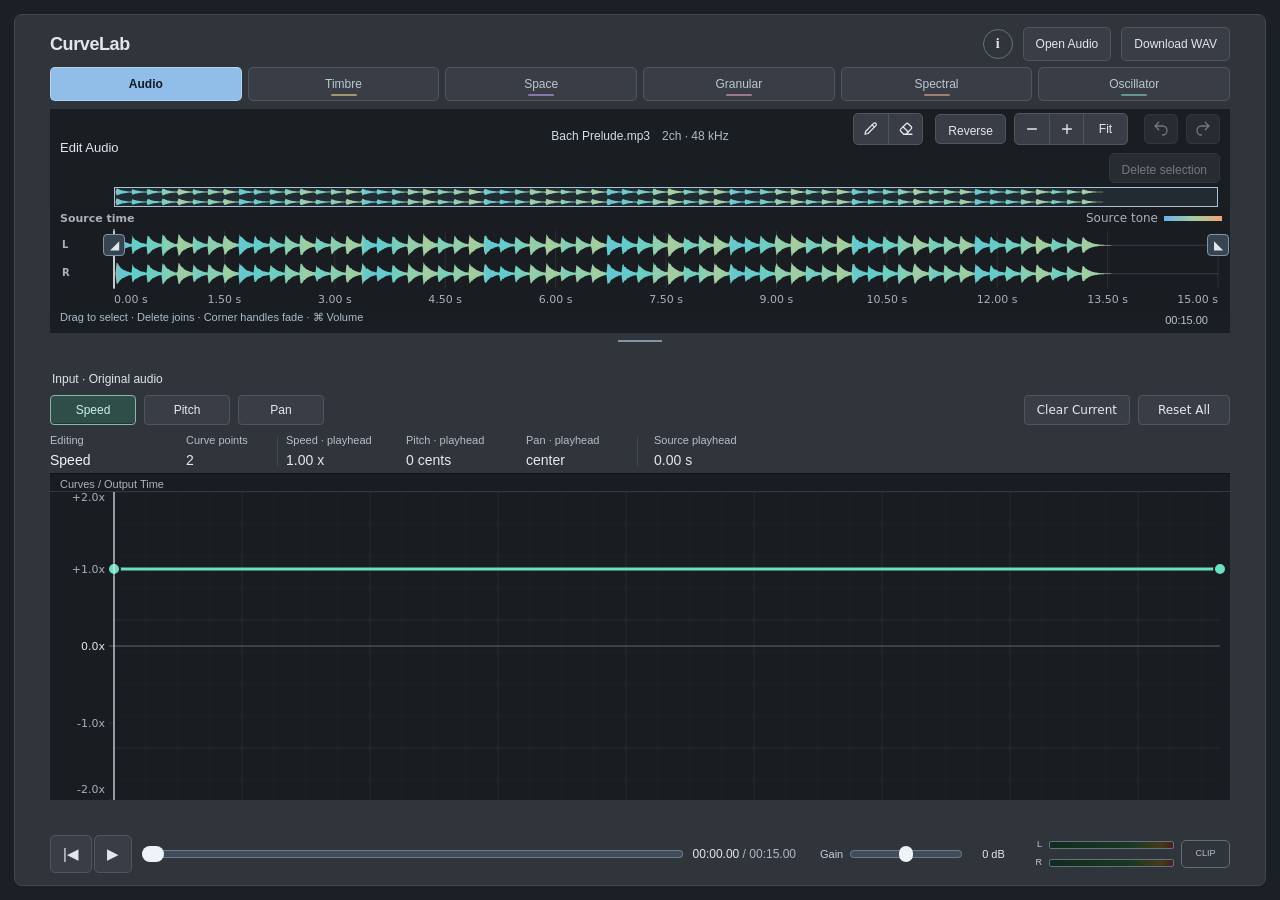
<file: index.html>
<!doctype html><html lang="en"><head><meta charset="utf-8"><meta name="viewport" content="width=device-width,initial-scale=1"><title>CurveLab · Prototype</title><link rel="stylesheet" href="src/style.css?v=curvelab-source-reverse1"></head><body><main>
<div id="workspace-scroll"><div id="workspace-content">
<header><div><h1>CurveLab</h1></div><div class="actions"><button id="hub-info-button" class="info-button" aria-haspopup="dialog" aria-controls="hub-info" aria-label="Help and file support" title="Shortcuts and file support">i</button><label class="file">Open Audio<input id="file" type="file" accept="audio/*"></label><button id="export" title="Download the same output that Play uses." disabled>Download WAV</button></div></header>
<p id="import-error" role="alert" hidden></p>
<nav id="labs" aria-label="Choose a Lab"></nav>
<section class="source"><div class="bar"><h2>Edit Audio</h2><div class="source-file-meta"><span id="input-name">Loading audio…</span><span id="metadata"></span><button id="restore-original" type="button" aria-label="Restore original audio" title="Restore original audio" hidden>Original</button></div><div class="actions"><div class="shared-tools" role="group" aria-label="Volume and curve point tools"><button id="source-pen" aria-label="Pencil" aria-pressed="false" title="Pencil: source volume above; curve points below. Click again for source selection."><svg width="18" height="18" viewBox="0 0 24 24" fill="none" stroke="currentColor" stroke-width="1.7" stroke-linecap="round" stroke-linejoin="round" aria-hidden="true" focusable="false"><path d="m5 15 10.5-10.5a2.12 2.12 0 0 1 3 3L8 18l-4 1Z"/><path d="m13.5 6.5 3 3"/></svg></button><button id="source-eraser" aria-label="Eraser" aria-pressed="false" title="Eraser: delete volume or curve points. Audio regions are not deleted."><svg width="18" height="18" viewBox="0 0 24 24" fill="none" stroke="currentColor" stroke-width="1.7" stroke-linecap="round" stroke-linejoin="round" aria-hidden="true" focusable="false"><path d="m9 19-4-4a2 2 0 0 1 0-2.8l7.2-7.2a2 2 0 0 1 2.8 0l4 4a2 2 0 0 1 0 2.8L12 19H9Z"/><path d="m8 9 7 7M12 19h8"/></svg></button></div><span class="hub-help-anchor"><button id="source-reverse" type="button" aria-label="Reverse entire working audio" title="Reverse the entire working audio, including current volume and fades. Selection and zoom do not limit the range. Undo restores it." disabled>Reverse</button></span><div class="zoom-tools" role="group" aria-label="Source zoom"><button id="zoom-out" aria-label="Zoom out" title="Zoom out"><svg width="16" height="16" viewBox="0 0 20 20" fill="none" stroke="currentColor" stroke-width="1.7" stroke-linecap="round" aria-hidden="true" focusable="false"><path d="M4.5 10h11"/></svg></button><button id="zoom-in" aria-label="Zoom in" title="Zoom in"><svg width="16" height="16" viewBox="0 0 20 20" fill="none" stroke="currentColor" stroke-width="1.7" stroke-linecap="round" aria-hidden="true" focusable="false"><path d="M4.5 10h11M10 4.5v11"/></svg></button><button id="zoom-fit" title="Fit the full source">Fit</button></div><span class="hub-help-anchor"><button id="undo-edit" class="edit-history-icon" aria-label="Undo edit" title="Undo edit" disabled><svg viewBox="0 0 24 24" width="18" height="18" aria-hidden="true" focusable="false"><path d="M9 5 4 10l5 5M4 10h10a6 6 0 0 1 0 12" transform="translate(0 -2)"/></svg></button></span><span class="hub-help-anchor"><button id="redo-edit" class="edit-history-icon" aria-label="Redo edit" title="Redo edit" disabled><svg viewBox="0 0 24 24" width="18" height="18" aria-hidden="true" focusable="false"><path d="M9 5 4 10l5 5M4 10h10a6 6 0 0 1 0 12" transform="translate(0 -2)"/></svg></button></span><button id="volume-reset" hidden>Reset volume</button><span class="hub-help-anchor"><button id="delete" disabled>Delete selection</button></span></div></div>
<div id="overview" tabindex="0" role="slider" aria-label="Visible source range" aria-valuemin="0" aria-valuemax="100" aria-valuenow="0"><canvas id="overview-canvas"></canvas><span id="viewport"></span></div>
<div class="wave-wrap"><canvas id="wave" tabindex="0" aria-describedby="edit-help" aria-label="Source waveform. Click to set source position. Drag to select. Delete removes selection."></canvas><button class="fade-handle" id="fade-in-handle" aria-label="Fade in. Drag or use arrows. Home resets.">◢</button><button class="fade-handle" id="fade-out-handle" aria-label="Fade out. Drag or use arrows. Home resets.">◣</button></div>
<div class="bar edit-controls"><span id="selection-length"></span><span id="length"></span></div><p id="edit-help">Drag to select · Delete joins · Corner handles fade</p></section>
<button id="split" role="separator" aria-orientation="horizontal" aria-controls="wave lab-frame-wrap" aria-label="Resize source and Lab editors. Arrow keys adjust."><span></span></button>
<div class="history-band"><nav id="history" aria-label="Sound Chain · Restore a saved stage"></nav><button id="continue-output" type="button" aria-controls="lab-frame-wrap" title="Start a new pass in this Lab using the current result as the new input. Unsaved changes are saved first; previous stages are kept." hidden disabled>Process from Here</button></div>
<div class="bar route"><span id="draft-state" hidden>Modified</span><span id="input-provenance" hidden></span><span id="lab-status">Loading editor…</span><button id="retry-editor" hidden>Retry editor</button><label id="granular-route" hidden>Grain source <select id="grain-channel" title="Mono mix: 50% Left + 50% Right. Left and Right use one original channel."><option value="mix">Mono mix</option><option value="0">Left</option><option value="1">Right</option></select></label><button id="open-ir" hidden>Open separate IR</button><input id="ir-file" type="file" accept="audio/*" hidden></div>
<div id="lab-frame-wrap"><div id="frames"></div><div id="frame-block" hidden>Processing…</div></div>

</div></div>
<footer>
<div class="playback-controls">
<div class="transport"><button id="rewind" aria-label="Return to start">|◀</button><button id="play" aria-label="Play" title="Space: play or pause the stereo preview.">▶</button></div>
<span id="live-state" hidden></span>
<input id="seek" type="range" min="0" max="1000" step="1" value="0" aria-label="Playback position">
<output id="clock"><span id="clock-elapsed">00:00.00</span><span class="clock-total"> / <span id="clock-duration">00:00.00</span></span></output>
</div>
<div class="output-controls">
<div class="output-gain-row">
<label for="output-gain">Gain</label>
<input id="output-gain" type="range" min="-12" max="12" step="0.5" value="0" aria-label="Output Gain" aria-valuetext="0 dB, no adjustment" aria-description="Adjusts processed playback, WAV export and the next Lab handoff. Processed output has a −1 dBFS peak ceiling." title="Output gain · Processed output ceiling: −1 dBFS" disabled>
<output id="output-gain-value" for="output-gain" aria-live="off">0 dB</output>
</div>
<div id="output-meter" role="group" aria-label="Active Lab output level"><div class="hub-meter-channels"><div class="hub-meter-row" role="img" aria-label="Left output: no live reading"><span>L</span><div class="hub-meter-track" aria-hidden="true"><i class="hub-meter-rms"></i><i class="hub-meter-peak"></i><i class="hub-meter-hold"></i></div></div><div class="hub-meter-row" role="img" aria-label="Right output: no live reading"><span>R</span><div class="hub-meter-track" aria-hidden="true"><i class="hub-meter-rms"></i><i class="hub-meter-peak"></i><i class="hub-meter-hold"></i></div></div></div><button id="hub-clip" aria-pressed="false" title="Output clip indicator. Click to reset.">CLIP</button></div></div><button id="cancel" hidden>Cancel</button></footer>
<div class="status-line"><span id="status" role="status" aria-live="polite"></span><progress id="progress" hidden max="1" value="0"></progress></div>

<dialog id="hub-info" lang="en" aria-labelledby="hub-info-title"><div class="info-heading"><h2 id="hub-info-title">CurveLab · Help</h2><div class="info-actions"><select id="hub-info-language" aria-label="Language" autocomplete="off"></select><button id="hub-info-close" aria-label="Close help">×</button></div></div>
<h3>Edit Audio · source waveform</h3><dl><dt>Click / drag</dt><dd>With tools off: seek / select a region.</dd><dt>+ / − / Fit</dt><dd>Focus Edit Audio. Press + (or =) to zoom in and − to zoom out. Click Fit to show the full waveform.</dd><dt>⌘ / Pencil</dt><dd>Hold Command for volume editing, or toggle Pencil. Click adds a point; drag moves it. Mute to +6 dB; straight lines between points.</dd><dt>Eraser / Option-click</dt><dd>Delete an interior volume point. Alt-click on Windows. Audio regions and endpoints stay protected.</dd><dt>Reverse</dt><dd>Reverse the entire working audio, including current volume and fades. Selection and zoom do not limit the range. Undo restores the previous audio and controls.</dd><dt>Arrow keys / Home</dt><dd>In volume editing: left/right selects a point; up/down adjusts gain. Shift uses finer steps. Home returns a point to 0 dB.</dd><dt>Delete / ⌘A</dt><dd>With volume editing off: delete the selected audio region / select all source audio. Ctrl+A on Windows.</dd><dt>⌘Z / ⇧⌘Z</dt><dd>Undo / redo source edits. Ctrl+Z / Ctrl+Shift+Z on Windows.</dd><dt>Escape</dt><dd>Cancel the pending edit or leave latched volume editing.</dd></dl>
<h3>Lab curve editor</h3><dl><dt>Pencil / Eraser</dt><dd>The same toolbar selects the active Lab's existing point tool. No audio regions are erased.</dd><dt>First point</dt><dd>Drag vertically to move the whole curve. Hold Command on Mac or Ctrl on Windows/Linux to move only the first point.</dd><dt>Shift-drag</dt><dd>Move the clicked and following points vertically; X stays fixed.</dd><dt>Option-click</dt><dd>Delete a curve point on Mac; Ctrl-click on Windows. Endpoints stay protected.</dd><dt>Escape</dt><dd>Cancel a pending group drag.</dd><dt>Option/Alt + ← / →</dt><dd>Timbre and Spectral: reorder the focused effect block.</dd></dl>
<h3>Playback and saved audio</h3><p>Space plays or pauses outside inputs, selectors and help. Changing Labs or selecting a saved stage saves pending processing as a new Sound Chain stage. With a selected stage focused, Delete removes that stage and selects its predecessor. With focus in history, Command+Z restores the last deleted stage. Shift+Command+Z deletes it again. Playback and handoff use stereo. In Space and Granular, Download WAV uses the selected 2-, 4-, or 8-channel output. An unchanged saved stage uses its stored audio. During playback, Gain adjusts immediately and curve changes take effect when the updated audio is ready. Editing the source audio or changing Output Duration in Granular or Oscillator pauses playback. Source edits carry over when you switch Labs.</p>
<h3>Processing and history</h3><p>The waveform shows the working audio. Source edits have their own undo and redo, and selecting a saved stage reopens its input and processing settings for editing. Choose Original in Edit Audio to restore the original for that source. Revising a saved stage creates a branch from the same input and preserves the other stages. Process from Here starts a new pass in the same Lab using the current result as the new input. Unsaved changes are saved first; previous stages are kept. For a 4- or 8-channel stage, playback and the next Lab use the same stereo mix. Each stage retains its existing output fades and protection.</p><p>History is memory-only, up to 30 stages / 256 MiB audio. Closing or reloading loses the session.</p><h3>Files and limits</h3><ul><li>Input: up to 3 minutes. Mono is copied equally to Left and Right; multichannel input is not accepted.</li><li>WAV, MP3 and other browser-supported audio. Long or memory-heavy files may fail to decode; the previous valid audio is retained.</li><li>AIFF: mono/stereo 16/24-bit PCM, 8–192 kHz. Compressed AIFF-C and unsupported AIFF variants cannot be opened.</li><li>AIFF limits: 128 MiB file / converted WAV; 192 MiB decoded audio. Other formats depend on browser codecs and available memory.</li><li>Working audio: 48 kHz stereo. Download: 24-bit WAV. Closing or reloading loses this memory-only session.</li></ul></dialog></main>
<script type="module" src="src/app.js?v=hub-bank-first-point1"></script></body></html>
</file>
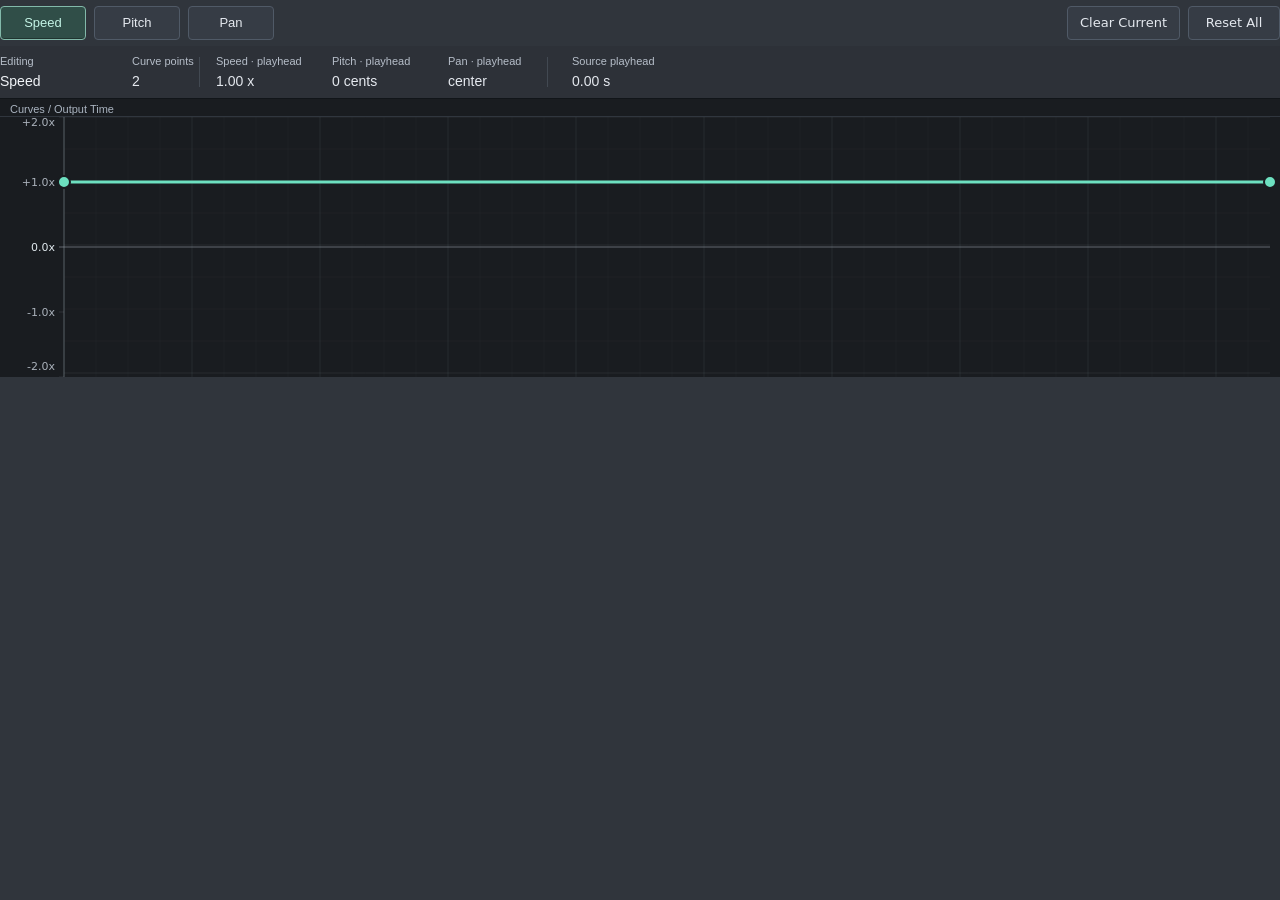
<file: labs/audio/index.html>
<!doctype html>
<html lang="en">
  <head>
    <meta charset="utf-8">
    <meta name="viewport" content="width=device-width, initial-scale=1">
    <title>Audio Curve Lab</title>
    <link rel="icon" type="image/svg+xml" href="assets/identity/audio-micro.svg?v=hub-v0.10">
    <link rel="stylesheet" href="assets/identity/tokens.css?v=hub-v0.10">
    <link rel="stylesheet" href="src/styles.css?v=20261014-filekeys1">
  <link rel="stylesheet" href="src/output-editor.css?v=20261028-overview1">
    <link rel="stylesheet" href="src/curve-actions.css?v=20261014-family1">
    <link rel="stylesheet" href="src/file-help.css?v=20261014-family1">
    <link rel="stylesheet" href="src/parameter-help.css?v=20261014-family1">
    <link rel="stylesheet" href="src/studio-theme.css?v=20261015-studio9">
    <link rel="stylesheet" href="src/button-states.css?v=20261015-2">
      <link rel="stylesheet" href="src/value-strip.css?v=20261015-1">
    <link rel="stylesheet" href="src/functional-surfaces.css?v=20261015-wave2">
    <link rel="stylesheet" href="src/content-alignment.css?v=20261015-notice1">
  <link rel="stylesheet" href="src/transport-polish.css?v=20261015-2">
  <link rel="stylesheet" href="src/transport-surface.css?v=20261015-2">
  <link rel="stylesheet" href="src/brand-layout.css?v=20261015-1">
    <link rel="stylesheet" href="src/readout-layout.css?v=20261028-toolbar-engine1">
    <link rel="stylesheet" href="src/header-rhythm.css?v=20261015-1">
    <link rel="stylesheet" href="src/typography.css?v=20261015-refine2">
    <link rel="stylesheet" href="src/quiet-ui.css?v=20261023-trial1">
    <link rel="stylesheet" href="src/refined-ui.css?v=20261026-graphite1">
<link rel="stylesheet" href="../../src/lab-shell.css?v=20261108-button-tone-b1"></head>
  <body>
    <main class="app">
      <header class="topbar">
        <div class="brand">
          <img class="brandMark" src="assets/identity/audio-symbol.svg?v=hub-v0.10" width="48" height="48" alt="" aria-hidden="true">
          <div class="brandCopy">
            <h1><span>Audio </span><span class="brandAccent">Curve Lab</span></h1>
            <p class="tagline">Draw time, pitch, and space onto sound.</p>
            <p class="statusLine"><span id="fileStatus">No audio loaded</span><span class="privacyNote">Local browser processing. No upload.</span></p>
          </div>
        </div>
        <div class="transport">
          <details id="fileHelp" class="fileHelp">
            <summary aria-label="Audio file and export information" title="Audio file and export information"><svg width="16" height="16" viewBox="0 0 16 16" fill="none" aria-hidden="true"><circle cx="8" cy="4" r="1" fill="currentColor"/><path d="M6.5 7h1.5v5m-1.5 0h3" stroke="currentColor" stroke-width="1.4" stroke-linecap="round" stroke-linejoin="round"/></svg></summary>
            <div class="fileHelpPanel">
              <strong>Files &amp; export</strong>
              <dl>
                <dt>Input</dt><dd>WAV, MP3 recommended.</dd>
                <dt>AIFF</dt><dd>Mono/stereo 16/24-bit PCM (8–192 kHz), converted locally on import. AIFF-C is not supported.</dd>
                <dt>File size</dt><dd>Up to 128 MiB; decoded audio up to 192 MiB.</dd>
                <dt>Output</dt><dd>Up to 5 min · Stereo · 48 kHz / 24-bit WAV.</dd>
                <dt>Processing</dt><dd>Transform</dd>
              </dl>
              <p>Short excerpts recommended. Use one Lab at a time for heavy processing.</p>
            </div>
          </details>
          <label class="fileButton">
            Open Audio
            <input id="fileInput" type="file" accept="audio/*,.aif,.aiff,.aifc">
          </label>
          <a id="saveWavLink" class="fileButton" download="AudioCurveLab-export.wav" hidden>Save WAV</a>
          <span class="exportStatus" role="status" aria-label="Export status" hidden><strong id="downloadReadout">not ready</strong></span>
          <button id="downloadButton" type="button" disabled title="Up to 5 min · Stereo · 48 kHz / 24-bit WAV.">Download WAV</button>
        </div>
      </header>

      <p id="durationNotice" role="status" class="fileNotice"></p>
      <p id="fileNotice" role="alert" class="fileNotice"></p>

      <section class="editor">
        <div class="legend">
          <div class="modeButtons">
            <button id="stretchMode" aria-pressed="true" aria-describedby="stretchHelp" data-parameter-help class="active curveMode" type="button">Speed</button>
            <button id="pitchMode" aria-pressed="false" aria-describedby="pitchHelp" data-parameter-help class="curveMode" type="button">Pitch</button>
            <button id="panMode" aria-pressed="false" aria-describedby="panHelp" data-parameter-help class="curveMode" type="button">Pan</button>
            <div class="toolToggle" role="group" aria-label="Curve editing tool">
              <button id="penTool" class="active" type="button" aria-label="Pen" aria-pressed="true" title="Pen: add or move points. Shift-drag a point to move it and all points to its right vertically. Esc cancels the group drag.">
                <svg xmlns="http://www.w3.org/2000/svg" width="17" height="17" viewBox="0 0 24 24" fill="none" stroke="currentColor" stroke-width="2" stroke-linecap="round" stroke-linejoin="round" aria-hidden="true"><path d="M12 20h9"/><path d="M16.5 3.5a2.121 2.121 0 0 1 3 3L9 17l-4 1 1-4Z"/></svg>
              </button>
              <button id="eraserTool" type="button" aria-label="Eraser" aria-pressed="false" title="Eraser: click a point to delete. Mac: Option-click; PC: Ctrl-click">
                <svg xmlns="http://www.w3.org/2000/svg" width="17" height="17" viewBox="0 0 24 24" fill="none" stroke="currentColor" stroke-width="2" stroke-linecap="round" stroke-linejoin="round" aria-hidden="true"><path d="m7 21-4-4a2 2 0 0 1 0-3L13 4a2 2 0 0 1 3 0l6 6a2 2 0 0 1 0 3l-8 8"/><path d="M22 21H7"/><path d="m5 11 9 9"/></svg>
              </button>
            </div>
            <details id="shortcutHelp" class="fileHelp shortcutHelp">
              <summary title="Existing shortcuts by editing area">Shortcuts</summary>
              <div class="fileHelpPanel" aria-label="Keyboard shortcuts">
                <strong>Keyboard shortcuts</strong>
                <h3>Curves / Output Time</h3>
                <dl>
                  <dt>Drag the first point</dt><dd>Move the whole curve vertically. Hold Command on Mac or Ctrl on PC to move only the first point.</dd>
                  <dt>Shift-drag</dt><dd>Move this and following points vertically. X stays fixed.</dd>
                  <dt>Option-click</dt><dd>Mac: delete a point. PC: Ctrl-click. Endpoints stay protected.</dd>
                  <dt>Esc</dt><dd>Cancel the current vertical drag.</dd>
                </dl>
                <h3>Edit Audio / Source Time</h3>
                <dl>
                  <dt>+ / −</dt><dd>Zoom the source view.</dd>
                  <dt>Delete</dt><dd>Remove the selected range; source area focused.</dd>
                  <dt>⌘Z / Ctrl+Z</dt><dd>Undo source edits; add Shift to redo. Source area focused.</dd>
                  <dt>⌘ / Volume</dt><dd>Hold Command temporarily, or toggle Volume.</dd>
                </dl>
                <h3>Source volume · canvas focused</h3>
                <dl>
                  <dt>← / →</dt><dd>Select a volume point.</dd>
                  <dt>↑ / ↓</dt><dd>Adjust 0.5 dB; Shift: 0.1 dB.</dd>
                  <dt>Home / Enter</dt><dd>Home: set 0 dB. Enter: add 0 dB at the source edit position.</dd>
                  <dt>Option / Alt-click</dt><dd>Erase a volume point. Delete also removes the selected point.</dd>
                </dl>
                <h3>Playback</h3>
                <dl>
                  <dt>Space</dt><dd>Play/pause outside inputs, selectors and help.</dd>
                  <dt>← / →</dt><dd>Output bar focused: seek 1 s; Shift: 0.1 s. Home / End: boundaries.</dd>
                </dl>
                <p>Undo/Redo apply to source edits, not the lower curves. Source and output positions are separate. Esc closes this guide.</p>
              </div>
            </details>
          </div>
          <div class="curveActions">
            <button id="clearCurveButton" type="button">Clear Current</button>
            <button id="resetButton" type="button">Reset All</button>
          </div>
        </div>

        <div class="panel currentValues">
          <div class="readout primaryReadout">
            <span>Editing</span>
            <strong id="modeReadout">Speed</strong>
          </div>
          <div class="readout editContextEnd">
            <span>Curve points</span>
            <strong id="pointsReadout">2</strong>
          </div>
          <div class="readout">
            <span id="stretchReadoutLabel" title="Stopped: curve target at the output playhead. Playing: live playback value. Point tooltips show the point's own value.">Speed · playhead</span>
            <strong id="stretchReadout">1.00 x</strong>
          </div>
          <div class="readout">
            <span id="pitchReadoutLabel" title="Stopped: curve target at the output playhead. Playing: live playback value. Point tooltips show the point's own value.">Pitch · playhead</span>
            <strong id="pitchReadout">0 cents</strong>
          </div>
          <div class="readout playbackGroupEnd">
            <span id="panReadoutLabel" title="Stopped: curve target at the output playhead. Playing: live playback value. Point tooltips show the point's own value.">Pan · playhead</span>
            <strong id="panReadout">center</strong>
          </div>
          <div class="readout sourcePositionReadout">
            <span title="Source playback position, separate from the source edit position or selected range.">Source playhead</span>
            <strong id="sourceReadout">0.00 s</strong>
          </div>
        </div>
        <section id="sourceEditPanel" class="sourceEditPanel" aria-label="Editable audio">
          <div class="sourceEditToolbar"><strong title="Source tone colors: blue = lower spectral centroid, teal/gold/peach = higher. Visual estimate of source audio before Speed/Pitch/Pan; not clipping or pitch. Source edits refresh the colors.">Edit Audio</strong><span id="editStatus" role="status">Drag to select · Delete to join · Corner handles fade · Auto-applied</span><span id="editCursor" title="Source edit position, separate from the output playback position.">Edit position · 0.000 s</span><button id="editZoomOut" type="button" aria-label="Zoom out source" title="Zoom out (−)"><svg viewBox="0 0 20 20" aria-hidden="true"><circle cx="8" cy="8" r="5"/><path d="m12 12 5 5"/></svg><span>−</span></button><button id="editZoomIn" type="button" aria-label="Zoom in source" title="Zoom in (+)"><svg viewBox="0 0 20 20" aria-hidden="true"><circle cx="8" cy="8" r="5"/><path d="m12 12 5 5"/></svg><span>+</span></button><button id="editZoomFit" type="button" title="Show entire source">Fit · 1×</button><button id="editVolume" type="button" aria-pressed="false" title="Hold Command over the source waveform, or toggle Volume. Click/drag points; Option-click deletes. Range: mute to +6 dB.">Volume</button><button id="editVolumeReset" type="button" hidden disabled title="Reset only source volume to 0 dB; Undo restores it.">Reset volume</button><button id="editUndo" type="button" disabled title="Undo source edits only · Command/Ctrl+Z while the source editing area has focus">Undo</button><button id="editRedo" type="button" disabled title="Redo source edits only · Command/Ctrl+Shift+Z while the source editing area has focus">Redo</button><button id="editDelete" type="button" disabled>Delete</button></div>
          <div class="sourceNavigator"><div id="editPan" role="slider" tabindex="0" aria-valuemin="0" aria-valuemax="100" aria-valuenow="0" aria-label="Source overview navigation" title="Whole working source · Bright region: visible view, not edit selection · Click/drag or arrow keys to navigate"><canvas id="sourceOverviewCanvas" aria-hidden="true"></canvas><span class="sourceViewport"></span></div></div>
          <div class="sourceWaveFrame">
            <canvas id="sourceWaveCanvas" tabindex="0" role="group" aria-label="Editable audio waveform. Click sets playback start. Drag to select. Plus and minus zoom. Delete removes selection. Changes apply automatically."></canvas>
            <button id="fadeInHandle" class="fadeHandle" type="button" aria-label="Fade in handle" title="Fade In · Drag inward; arrow keys adjust 10 ms; Home clears"><svg viewBox="0 0 20 14" aria-hidden="true"><path d="M2 12 C7 12 10 2 18 2 L18 12 Z"/></svg></button><button id="fadeOutHandle" class="fadeHandle" type="button" aria-label="Fade out handle" title="Fade Out · Drag inward; arrow keys adjust 10 ms; Home clears"><svg viewBox="0 0 20 14" aria-hidden="true"><path d="M2 2 C10 2 13 12 18 12 L2 12 Z"/></svg></button>
          </div>
        </section>
        <div class="canvasFrame">
          <div class="curveTimeLabel">Curves / Output Time</div>
          <canvas id="waveCanvas" width="1400" height="620" aria-label="Click to add a point. Drag the first point to move the whole curve vertically. Hold Command on Mac or Ctrl on PC to move only the first point. Drag other points to move them. Shift-drag a point and all points to its right vertically; X stays fixed. Esc cancels the group drag. Mac: Option-click to delete; PC: Ctrl-click."></canvas>
        </div>


      </section>

      <footer class="playbackBar" aria-label="Playback and output monitoring">
        <div class="bottomTransport" aria-label="Transport controls">
          <button id="rewindButton" type="button" title="Return to start" aria-label="Return to start" disabled>⏮</button>
          <button id="playButton" type="button" aria-label="Play" title="Play · Space" aria-pressed="false" disabled>Play</button>
          <button id="stopButton" type="button" aria-label="Pause" title="Pause · Space — resume from this position" disabled>Pause</button>
        </div>
          <canvas id="outputWaveCanvas" width="1400" height="34" role="slider" tabindex="0" aria-label="Output playback time. Click or drag to seek." aria-valuemin="0" aria-valuemax="100" aria-valuenow="0" aria-disabled="true"></canvas>
        <output id="timeStatus" aria-label="Current playback time and duration">00:00.00 / 00:00.00</output>
        <section class="outputMeter" aria-label="Stereo output level meter">
          <div class="meterChannels">
            <div class="meterRow" data-meter-channel="0">
              <span class="meterChannelLabel">L</span>
              <div class="meterTrack" aria-hidden="true">
                <div class="meterRms"></div>
                <div class="meterPeak"></div>
                <div class="meterHold"></div>
              </div>
            </div>
            <div class="meterRow" data-meter-channel="1">
              <span class="meterChannelLabel">R</span>
              <div class="meterTrack" aria-hidden="true">
                <div class="meterRms"></div>
                <div class="meterPeak"></div>
                <div class="meterHold"></div>
              </div>
            </div>
          </div>
          <button id="meterClipButton" class="meterClip" type="button" aria-pressed="false" title="Clip indicator. Click to reset.">CLIP</button>
        </section>
      </footer>
    </main>

    <div id="resetDialog" class="dialogBackdrop" hidden>
      <div class="confirmDialog" role="dialog" aria-modal="true" aria-labelledby="resetDialogTitle" aria-describedby="resetDialogDescription">
        <h2 id="resetDialogTitle">Reset all curves?</h2>
        <p id="resetDialogDescription">All curve nodes will be removed and the curves will return to their default state. This action cannot be undone.</p>
        <div class="dialogActions">
          <button id="cancelResetButton" type="button">Cancel</button>
          <button id="confirmResetButton" type="button">Reset All</button>
        </div>
      </div>
    </div>

    <script src="src/file-help.js?v=20261028-readout-guide1" type="module"></script>
    <script src="src/app.js?v=hub-bank-first-point1" type="module"></script>
    <div id="stretchHelp" class="parameterHelp" role="tooltip" hidden><strong>Speed · −2× to +2×</strong><span>Change source playback speed. Negative values reverse the sound; zero freezes the source position.</span></div>
    <div id="pitchHelp" class="parameterHelp" role="tooltip" hidden><strong>Pitch · −2400 to +2400 cents</strong><span>Shift pitch down or up by as much as two octaves. 1200 cents = one octave.</span></div>
    <div id="panHelp" class="parameterHelp" role="tooltip" hidden><strong>Pan · Left / Right</strong><span>Move sound across the stereo field. Top = Left · Center = Center · Bottom = Right.</span></div>
    <script type="module" src="src/parameter-help.js?v=20261014-family1"></script>
  <script src="src/value-details.js?v=20261015-1" type="module"></script>
</body>
</html>
</file>
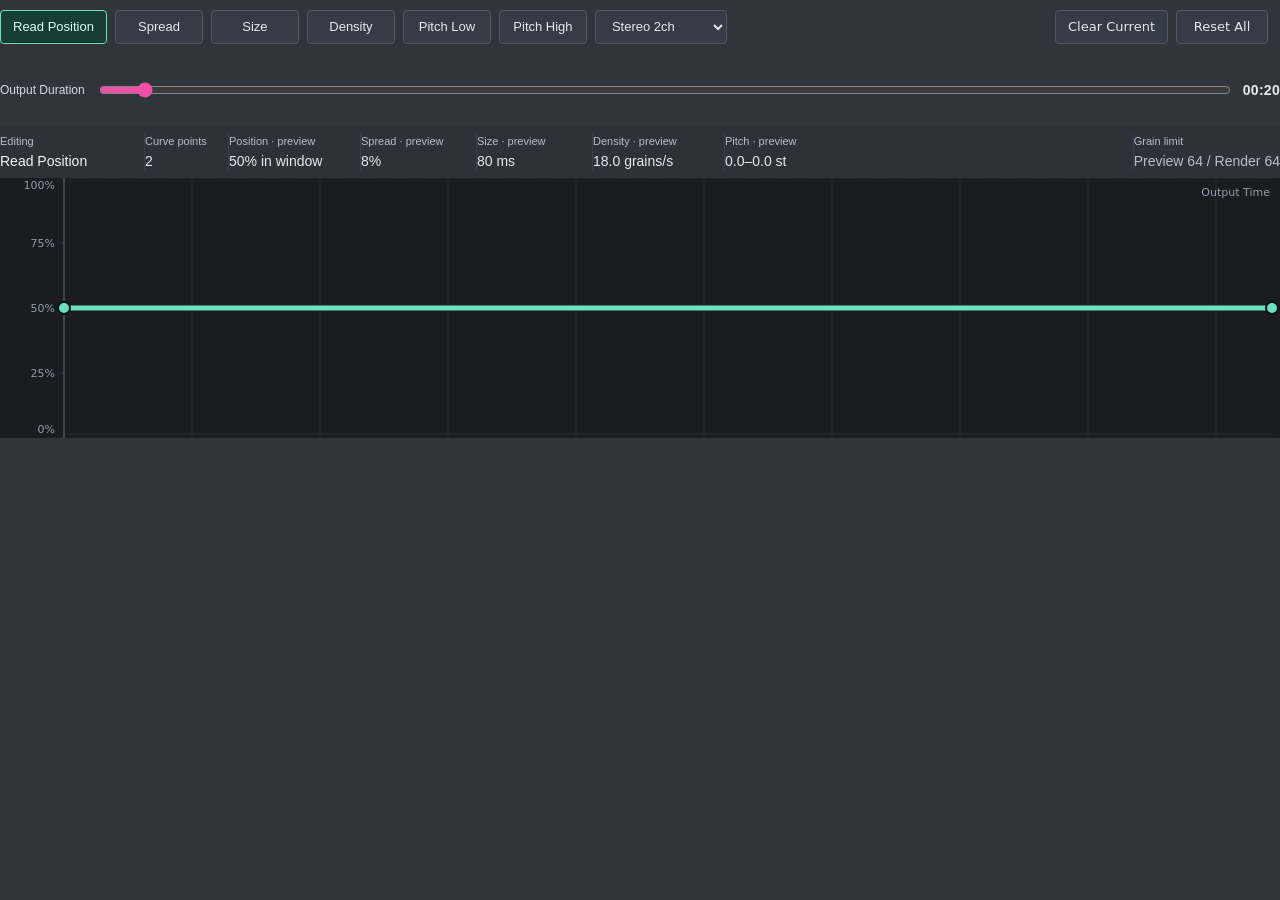
<file: labs/granular/index.html>
<!doctype html>
<html lang="en">
  <head>
    <meta charset="utf-8">
    <meta name="viewport" content="width=device-width, initial-scale=1">
    <title>Granular Curve Lab</title>
    <link rel="icon" type="image/svg+xml" href="assets/identity/granular-micro.svg?v=hub-v0.10">
    <link rel="stylesheet" href="assets/identity/tokens.css?v=hub-v0.10">
    <link rel="stylesheet" href="src/styles.css?v=20261030-density-orange1">
    <link rel="stylesheet" href="src/common-transport.css?v=20261013-1">
    <link rel="stylesheet" href="src/curve-actions.css?v=20261014-family1">
    <link rel="stylesheet" href="src/file-help.css?v=20261014-family1">
    <link rel="stylesheet" href="src/parameter-help.css?v=20261014-family1">
    <link rel="stylesheet" href="src/studio-theme.css?v=20261015-family1">
    <link rel="stylesheet" href="src/button-states.css?v=20261015-2">
  <link rel="stylesheet" href="src/value-strip.css?v=20261015-1">
  <link rel="stylesheet" href="src/functional-surfaces.css?v=20261015-granular3-status1">
    <link rel="stylesheet" href="src/content-alignment.css?v=20261015-1">
  <link rel="stylesheet" href="src/transport-polish.css?v=20261015-2">
  <link rel="stylesheet" href="src/transport-surface.css?v=20261015-2">
  <link rel="stylesheet" href="src/brand-layout.css?v=20261015-1">
    <link rel="stylesheet" href="src/readout-layout.css?v=20261028-family-guide1">
    <link rel="stylesheet" href="src/header-rhythm.css?v=20261015-1">
    <link rel="stylesheet" href="src/expanded-editor.css?v=20261015-1">
    <link rel="stylesheet" href="src/typography.css?v=20261015-family1">
  <link rel="stylesheet" href="src/quiet-ui.css?v=20261023-family1">
    <link rel="stylesheet" href="src/refined-ui.css?v=20261026-graphite1">
<link rel="stylesheet" href="../../src/lab-shell.css?v=20261108-button-tone-b1"></head>
  <body>
    <main class="app">
      <header class="topbar">
        <div class="brand">
          <img class="brandMark" src="assets/identity/granular-symbol.svg?v=hub-v0.10" width="48" height="48" alt="" aria-hidden="true">
          <div class="brandCopy">
            <h1><span>Granular </span><span class="brandAccent">Curve Lab</span></h1>
            <p class="tagline">Draw grain position, size, density, and pitch across time.</p>
            <p class="statusLine"><span id="fileStatus">No audio loaded</span><span class="privacyNote">Local browser processing. No upload.</span></p>

          </div>
        </div>
        <div class="transport">
          <details id="fileHelp" class="fileHelp">
            <summary aria-label="Audio file and export information" title="Audio file and export information"><svg width="16" height="16" viewBox="0 0 16 16" fill="none" aria-hidden="true"><circle cx="8" cy="4" r="1" fill="currentColor"/><path d="M6.5 7h1.5v5m-1.5 0h3" stroke="currentColor" stroke-width="1.4" stroke-linecap="round" stroke-linejoin="round"/></svg></summary>
            <div class="fileHelpPanel">
              <strong>Files &amp; export</strong>
              <dl>
                <dt>Input</dt><dd>WAV, MP3 recommended.</dd>
                <dt>AIFF</dt><dd>Mono/stereo 16/24-bit PCM (8–192 kHz), converted locally on import. AIFF-C is not supported.</dd>
                <dt>AIFF limits</dt><dd>128 MiB file / converted WAV; 192 MiB decoded audio. Other formats depend on browser memory.</dd>
                <dt>Output</dt><dd>1–600 s synthesis · 2 / 4 / 8 channels · 48 kHz / 24-bit WAV.</dd>
              </dl>
              <p>Grains use the first input channel. Short excerpts recommended. Use one Lab at a time for heavy processing.</p>
              <p>Available duration and channel settings do not imply that every combination has been validated. Stability at 600 s / 8 channels has not been verified. Long multichannel exports can use substantial memory; try a short excerpt first. Preview and offline render use different processing limits and may differ in sound and level.</p>
              <p>Current verification covers selected cases on macOS 27.0.1 with Brave 156.1.98.60; it does not certify all browsers, devices or settings.</p>
            </div>
          </details>
          <label class="fileButton">
            Open Audio
            <input id="fileInput" type="file" accept="audio/*,.aif,.aiff,.aifc">
          </label>
          <span class="exportStatus" role="status" aria-label="Export status" hidden><strong id="downloadReadout">not ready</strong></span>
<button id="downloadButton" type="button" disabled title="1–600 s synthesis · 2 / 4 / 8 channels · 48 kHz / 24-bit WAV.">Download WAV</button>
        </div>
      </header>

      <section class="editor">
        <div class="legend">
          <div class="modeButtons">
            <button id="positionMode" class="active curveMode" type="button" data-parameter-help aria-describedby="positionModeHelp">Read Position</button>
            <button id="spreadMode" class="curveMode" type="button" data-parameter-help aria-describedby="spreadModeHelp">Spread</button>
            <button id="sizeMode" class="curveMode" type="button" data-parameter-help aria-describedby="sizeModeHelp">Size</button>
            <button id="densityMode" class="curveMode" type="button" data-parameter-help aria-describedby="densityModeHelp">Density</button>
            <button id="pitchLowMode" class="curveMode" type="button" data-parameter-help aria-describedby="pitchLowModeHelp">Pitch Low</button>
            <button id="pitchHighMode" class="curveMode" type="button" data-parameter-help aria-describedby="pitchHighModeHelp">Pitch High</button>
            <div class="channelTools">
              <select id="formatSelect" aria-label="WAV output channels">
                <option value="stereo">Stereo 2ch</option>
                <option value="quad">Quad 4ch</option>
                <option value="octo">Octo 8ch</option>
              </select>
              <div class="toolToggle" role="group" aria-label="Curve editing tool">
                <button id="penTool" class="active" type="button" aria-label="Pen" aria-pressed="true" title="Pen: add or move points. Drag the first point to move the whole curve vertically. Hold Command on Mac or Ctrl on PC to move only the first point. Shift-drag a point and following points vertically; X stays fixed. Esc cancels the group drag.">
                  <svg xmlns="http://www.w3.org/2000/svg" width="17" height="17" viewBox="0 0 24 24" fill="none" stroke="currentColor" stroke-width="2" stroke-linecap="round" stroke-linejoin="round" aria-hidden="true"><path d="M12 20h9"/><path d="M16.5 3.5a2.121 2.121 0 0 1 3 3L9 17l-4 1 1-4Z"/></svg>
                </button>
                <button id="eraserTool" type="button" aria-label="Eraser" aria-pressed="false" title="Eraser: click a point to delete. Mac: Option-click; PC: Ctrl-click">
                  <svg xmlns="http://www.w3.org/2000/svg" width="17" height="17" viewBox="0 0 24 24" fill="none" stroke="currentColor" stroke-width="2" stroke-linecap="round" stroke-linejoin="round" aria-hidden="true"><path d="m7 21-4-4a2 2 0 0 1 0-3L13 4a2 2 0 0 1 3 0l6 6a2 2 0 0 1 0 3l-8 8"/><path d="M22 21H7"/><path d="m5 11 9 9"/></svg>
                </button>
              </div>
            </div>
            <details id="shortcutHelp" class="fileHelp shortcutHelp">
              <summary title="Existing shortcuts by editing area">Shortcuts</summary>
              <div class="fileHelpPanel" aria-label="Keyboard shortcuts"><strong>Keyboard shortcuts</strong><h3>Curve editing</h3><dl><dt>Drag the first point</dt><dd>Move the whole curve vertically. Hold Command on Mac or Ctrl on PC to move only the first point.</dd><dt>Shift-drag</dt><dd>Move this and following points vertically. X stays fixed.</dd><dt>Option-click</dt><dd>Mac: delete a point. PC: Ctrl-click. Endpoints stay protected.</dd><dt>Esc</dt><dd>Cancel the pending Shift group drag.</dd></dl><h3>Playback and controls</h3><dl><dt>Space</dt><dd>Play/pause outside inputs, selectors and help. Load an audio source first.</dd><dt>Tab / Shift-Tab</dt><dd>Focus controls. Arrow keys adjust a focused duration or playback slider using its existing range.</dd></dl><p>Preview readouts show initial defaults or the latest engine snapshot. Source Window and output time are separate. Esc closes this guide.</p></div>
            </details>
          </div>
          <div class="curveActions">
            <button id="clearCurveButton" type="button">Clear Current</button>
            <button id="resetButton" type="button">Reset All</button>
          </div>
        </div>

        <section id="durationPanel" class="durationPanel" aria-label="Output Duration" title="Output duration: 0–10 minutes">
          <label for="durationInput">Output Duration</label>
          <input id="durationInput" type="range" min="0" max="600" step="1" value="20" aria-label="Output Duration" title="Output duration: 0–10 minutes">
          <output id="durationValue" for="durationInput" title="Minutes:seconds">00:20</output>
        </section>

        <div class="panel currentValues contextReadouts">
          <div class="readout primaryReadout"><span>Editing</span><strong id="modeReadout">Read Position</strong></div>
          <div class="readout editContextEnd"><span>Curve points</span><strong id="pointsReadout">2</strong></div>
          <div class="readout"><span title="Preview value: initial default until playback, then the latest Preview engine value. Not the selected point or stopped playhead target.">Position · preview</span><strong id="positionReadout">50% in window</strong></div>
          <div class="readout"><span title="Preview value: initial default until playback, then the latest Preview engine value. Not the selected point or stopped playhead target.">Spread · preview</span><strong id="spreadReadout">8%</strong></div>
          <div class="readout"><span title="Preview value: initial default until playback, then the latest Preview engine value. Not the selected point or stopped playhead target.">Size · preview</span><strong id="sizeReadout">80 ms</strong></div>
          <div class="readout"><span title="Preview value: initial default until playback, then the latest Preview engine value. Not the selected point or stopped playhead target.">Density · preview</span><strong id="densityReadout">18 grains/s</strong></div>
          <div class="readout playbackGroupEnd"><span title="Preview value: initial default until playback, then the latest Preview engine value. Not the selected point or stopped playhead target.">Pitch · preview</span><strong id="pitchReadout">0–0 st</strong></div>
          <div class="readout engineReadout referenceReadout"><span title="Maximum simultaneous grains for Preview / Render. Existing limits are unchanged.">Grain limit</span><strong id="engineReadout">Preview 64</strong></div>
        </div>

        <div class="curveStack">
          <div class="canvasFrame sourceFrame">
            <span id="sourceWindowReadout" class="sourceWindowReadout" hidden title="Selected grain source window in source seconds. This does not set output playback time or grain read position."></span>
            <canvas id="sourceCanvas" width="1800" height="150"></canvas>
          </div>
          <div class="canvasFrame curveFrame">
            <canvas id="curveCanvas" width="1800" height="560" aria-label="Curve editor. Click to add or drag to move. Drag the first point to move the whole curve vertically. Hold Command on Mac or Ctrl on PC to move only the first point. Shift-drag a point and following points vertically with X fixed. Esc cancels. Mac Option-click deletes; PC Ctrl-click."></canvas>
          </div>
        </div>
      </section>
      <footer class="playbackBar" aria-label="Playback and output monitoring">
        <div class="bottomTransport" aria-label="Transport controls">
          <button id="rewindButton" type="button" aria-label="Return to start" title="Return to start" disabled></button>
          <button id="playButton" type="button" aria-label="Play" title="Play · Space" disabled>Play</button>
          <button id="stopButton" type="button" aria-label="Pause" title="Pause · Space" disabled>Pause</button>
        </div>
        <input id="playbackScrubber" type="range" min="0" max="1" step="0.0001" value="0" aria-label="Output playback position" disabled>
        <output id="timeStatus" aria-label="Current playback time and duration">00:00.00 / 00:00.00</output>
        <section class="outputMeter" aria-label="Stereo output level meter">
          <div class="meterChannels">
            <div class="meterRow" data-meter-channel="0">
              <span class="meterChannelLabel">L</span>
              <div class="meterTrack" aria-hidden="true">
                <div class="meterRms"></div><div class="meterPeak"></div><div class="meterHold"></div>
              </div>
              <span class="meterValue">-∞</span>
            </div>
            <div class="meterRow" data-meter-channel="1">
              <span class="meterChannelLabel">R</span>
              <div class="meterTrack" aria-hidden="true">
                <div class="meterRms"></div><div class="meterPeak"></div><div class="meterHold"></div>
              </div>
              <span class="meterValue">-∞</span>
            </div>
          </div>
          <button id="meterClipButton" class="meterClip" type="button" aria-pressed="false" title="Clip indicator. Click to reset.">CLIP</button>
        </section>
      </footer>
    </main>

    <script src="src/file-help.js?v=20261028-family-guide1" type="module"></script>
    <script src="src/app.js?v=hub-bank-first-point1" type="module"></script>
  <div id="positionModeHelp" class="parameterHelp" role="tooltip" hidden><strong>Read Position · 0–100% of Source Window</strong><span>Choose where grains start within the selected source window. It does not set output playback time.</span><span class="helpState"></span></div>
<div id="spreadModeHelp" class="parameterHelp" role="tooltip" hidden><strong>Spread · 0–100%</strong><span>Randomize grain read positions around Read Position within the selected source window.</span><span class="helpState"></span></div>
<div id="sizeModeHelp" class="parameterHelp" role="tooltip" hidden><strong>Grain Size · 5–1000 ms</strong><span>Set the requested grain length. The actual length can be shorter to stay inside Source Window at the current pitch.</span><span class="helpState"></span></div>
<div id="densityModeHelp" class="parameterHelp" role="tooltip" hidden><strong>Density · 1–80 grains/s</strong><span>Set the requested number of new grains per second. Preview limits active grains to 64, reduced to 32 at high density/size, with brief fade-out tails. Offline render processes all scheduled grains.</span><span class="helpState"></span></div>
<div id="pitchLowModeHelp" class="parameterHelp" role="tooltip" hidden><strong>Pitch Low · −24 to +24 semitones</strong><span>Set one end of the random grain pitch range. If Low crosses High, the bounds are reordered.</span><span class="helpState"></span></div>
<div id="pitchHighModeHelp" class="parameterHelp" role="tooltip" hidden><strong>Pitch High · −24 to +24 semitones</strong><span>Set the other end of the random grain pitch range. 12 semitones = one octave; pitch also changes grain read speed.</span><span class="helpState"></span></div>
<script type="module" src="src/parameter-help.js?v=20261014-family1"></script>
<script src="src/value-details.js?v=20261015-1" type="module"></script>
  <script type="module" src="src/expanded-editor.js?v=20261015-height2"></script>
  </body>
</html>
</file>
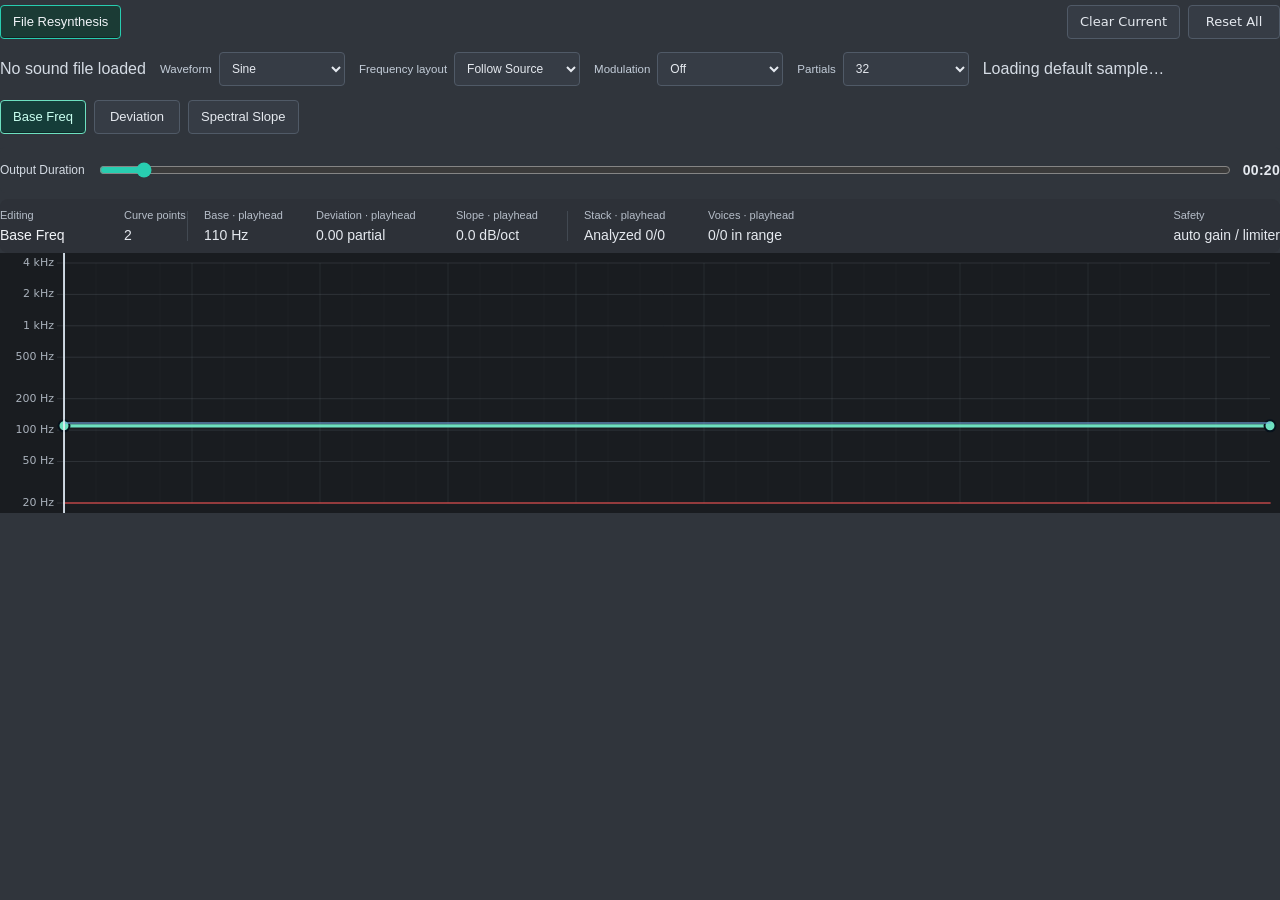
<file: labs/oscillator/index.html>
<!doctype html>
<html lang="en">
  <head>
    <meta charset="utf-8">
    <meta name="viewport" content="width=device-width, initial-scale=1">
    <title>Oscillator Curve Lab</title>
    <link rel="icon" type="image/svg+xml" href="assets/identity/oscillator-micro.svg?v=hub-v0.10">
    <link rel="stylesheet" href="assets/identity/tokens.css?v=hub-v0.10">
    <link rel="stylesheet" href="src/styles.css?v=20261015-source-tone1">
    <link rel="stylesheet" href="src/common-transport.css?v=20261013-1">
    <link rel="stylesheet" href="src/curve-actions.css?v=20261014-family1">
    <link rel="stylesheet" href="src/file-help.css?v=20261014-family1">
    <link rel="stylesheet" href="src/parameter-help.css?v=20261014-family1">
    <link rel="stylesheet" href="src/studio-theme.css?v=20261015-family1">
    <link rel="stylesheet" href="src/button-states.css?v=20261015-2">
  <link rel="stylesheet" href="src/value-strip.css?v=20261015-1">
  <link rel="stylesheet" href="src/functional-surfaces.css?v=20261015-oscillator4">
    <link rel="stylesheet" href="src/content-alignment.css?v=20261015-1">
  <link rel="stylesheet" href="src/transport-polish.css?v=20261015-2">
  <link rel="stylesheet" href="src/transport-surface.css?v=20261015-3">
  <link rel="stylesheet" href="src/brand-layout.css?v=20261015-1">
    <link rel="stylesheet" href="src/readout-layout.css?v=20261028-toolbar-context1">
    <link rel="stylesheet" href="src/header-rhythm.css?v=20261015-2">
    <link rel="stylesheet" href="src/expanded-editor.css?v=20261015-1">
    <link rel="stylesheet" href="src/settings-density.css?v=20261015-segments1">
    <link rel="stylesheet" href="src/typography.css?v=20261015-compact-select1">
  <link rel="stylesheet" href="src/quiet-ui.css?v=20261023-family1">
    <link rel="stylesheet" href="src/refined-ui.css?v=20261026-graphite1">
<link rel="stylesheet" href="../../src/lab-shell.css?v=20261108-button-tone-b1"></head>
  <body>
    <main class="app">
      <header class="topbar">
        <div class="brand">
          <img class="brandMark" src="assets/identity/oscillator-symbol.svg?v=hub-v0.10" width="48" height="48" alt="" aria-hidden="true">
          <div class="brandCopy">
            <h1><span>Oscillator </span><span class="brandAccent">Curve Lab</span></h1>
            <p class="tagline">Draw base pitch, oscillator spread, and spectral slope across time.</p>
            <p class="statusLine"><span id="engineStatus">48 kHz target / native preview fallback</span><span class="privacyNote">Local browser synthesis. No upload.</span></p>
          </div>
        </div>
        <div class="transport">
          <details id="fileHelp" class="fileHelp">
            <summary aria-label="Audio file and export information" title="Audio file and export information"><svg width="16" height="16" viewBox="0 0 16 16" fill="none" aria-hidden="true"><circle cx="8" cy="4" r="1" fill="currentColor"/><path d="M6.5 7h1.5v5m-1.5 0h3" stroke="currentColor" stroke-width="1.4" stroke-linecap="round" stroke-linejoin="round"/></svg></summary>
            <div class="fileHelpPanel">
              <strong>Files &amp; export</strong>
              <dl>
                <dt>Input</dt><dd>WAV, MP3 recommended.</dd>
                <dt>AIFF</dt><dd>Mono/stereo 16/24-bit PCM (8–192 kHz), converted locally on import. AIFF-C is not supported.</dd>
                <dt>File size</dt><dd>Up to 16 MiB.</dd>
                <dt>Output</dt><dd>1–600 s synthesis, plus file IR tail when used · Stereo 2ch · 48 kHz / 24-bit WAV.</dd>
              </dl>
              <p>Resynthesis analyzes up to 30 s from the center of the file. Short excerpts recommended. Use one Lab at a time for heavy processing.</p>
            </div>
          </details>
          <button title="AIFF: mono/stereo 16/24-bit PCM is converted locally on import. AIFF-C is not supported." id="openAudioButton" type="button">Open Audio</button>
          <input id="impulseInput" type="file" accept="audio/*,.wav,.aif,.aiff,.aifc,.mp3,.m4a,.flac" hidden>
          <div class="exportStatus" role="status" aria-label="Export status" hidden><strong id="downloadReadout">ready</strong></div>
          <button id="downloadButton" type="button" title="1–600 s synthesis, plus file IR tail when used · Stereo 2ch · 48 kHz / 24-bit WAV.">Download WAV</button>
        </div>
      </header>

      <section class="editor">
        <div class="sourceBand">
          <div class="soundModes" role="group" aria-label="Sound generation mode">
            <button id="resynthesisMode" class="active" type="button" aria-pressed="true">File Resynthesis</button>
            <button id="convolutionButton" hidden type="button" aria-pressed="false">Oscillator + File IR</button>
          </div>

          <div class="curveActions">
            <button id="clearCurveButton" type="button">Clear Current</button>
            <button id="resetButton" type="button">Reset All</button>
          </div>
        </div>
        <div class="controlBand resynthesisActive" id="oscillatorControls">
          <div class="synthesisGroup">
          <div class="waveformButtons" role="group" aria-label="Waveform">
            <span>Waveform</span>
            <button class="waveformButton active" type="button" aria-pressed="true" data-waveform="sine">Sine</button>
            <button class="waveformButton" type="button" aria-pressed="false" data-waveform="triangle">Triangle</button>
            <button class="waveformButton" type="button" aria-pressed="false" data-waveform="saw">Saw</button>
            <button class="waveformButton" type="button" aria-pressed="false" data-waveform="square">Square</button>
          </div>
          <label class="compactField countField">
            Oscillators
            <select id="countSelect">
              <option value="1" hidden>1</option>
              <option value="2" hidden>2</option>
              <option value="4" selected>4</option>
              <option value="8">8</option>
              <option value="16">16</option>
              <option value="32">32</option>
              <option value="64">64</option>
              <option value="128">128</option>
            </select>
          </label>
          <label class="compactField stackField">
            Frequency layout
            <select id="stackSelect">
              <option value="unison">Unison</option>
              <option value="harmonic">Harmonic</option>
              <option value="odd">Odd Harmonics</option>
              <option value="multiplier">Multiplier</option>
            </select>
          </label>
          </div>
          <div class="modulationGroup">
          <label class="compactField modulationField">
            Modulation
            <select id="modulationSelect">
              <option value="off">Off</option>
              <option value="fm">FM</option>
              <option value="am">AM</option>
              <option value="ring">Ring</option>
            </select>
          </label>
          <label id="modulationRatioField" class="compactField ratioField" hidden>
            Mod Freq ×
            <input id="modulationRatioInput" type="number" min="0.25" max="8" step="0.25" value="1" inputmode="decimal">
          </label>
          </div>
          <div id="resynthesisControls" class="resynthesisControls">
            <span id="resynthesisSource" class="impulseStatus" role="status">No sound file loaded</span>
            <label class="compactField">Waveform
              <select id="trackedWaveform" aria-label="File Resynthesis waveform"><option value="sine">Sine</option><option value="triangle">Triangle</option><option value="saw">Saw</option><option value="square">Square</option></select>
            </label>
            <label class="compactField">Frequency layout
              <select id="trackedLayout">
                <option value="source">Follow Source</option><option value="harmonic">Harmonic</option>
                <option value="odd">Odd Harmonics</option><option value="multiplier">Multiplier</option>
              </select>
            </label>
            <label id="trackedMultipliersField" class="compactField" hidden>Ratios
              <input id="trackedMultipliers" type="text" size="13" value="1:1.5:2:2.5" title="Positive ratios separated by colons, repeated by octave">
            </label>
            <label class="compactField">Modulation
              <select id="trackedModulation"><option value="off">Off</option><option value="am">AM</option>
                <option value="fm">FM</option><option value="ring">Ring</option></select>
            </label>
            <label id="trackedRatioField" class="compactField ratioField" hidden>Mod Freq ×
              <input id="trackedRatio" type="number" min="0.25" max="8" step="0.25" value="1" inputmode="decimal">
            </label>
            <label class="compactField resynthesisCount">Partials
              <select id="partialCountSelect"><option value="16">16</option><option value="32" selected>32</option><option value="64">64</option><option value="128">128</option></select>
            </label>
            <span id="analysisStatus" role="status">Loading default sample…</span>
          </div>
        </div>

        <div class="impulseBand">
          <span id="impulseStatus" class="impulseStatus" role="status" hidden>No IR loaded · dry oscillator</span>
          <div id="convolutionControls" class="convolutionControls" hidden>
            <label class="wetControl">Dry/Wet
              <input id="convolutionWet" type="range" min="0" max="100" value="50">
              <output id="convolutionWetValue" for="convolutionWet">50%</output>
            </label>
            <label class="wetControl">IR Length
              <input id="impulseLength" type="range" min="0" max="100" value="0">
              <output id="impulseLengthValue" for="impulseLength">0%</output>
            </label>
            <span id="impulseUsedLength" class="impulseUsedLength">3.00 s</span>
          </div>
        </div>

        <div id="modulationInfo" class="modulationInfo" hidden aria-live="polite">
          <span id="modulationFrequencyInfo"></span>
          <span id="modulationAmountInfo"></span>
        </div>

        <div class="legend">
          <div class="modeButtons">
            <button id="basePitchMode" class="active curveMode" type="button" data-parameter-help aria-describedby="basePitchModeHelp">Base Freq</button>
            <button id="deviationMode" class="curveMode" type="button" data-parameter-help aria-describedby="deviationModeHelp">Deviation</button>
            <button id="slopeMode" class="curveMode" type="button" data-parameter-help aria-describedby="slopeModeHelp">Spectral Slope</button>
            <button id="modulationCurveMode" class="curveMode modulationCurveMode" type="button" hidden data-parameter-help aria-describedby="modulationCurveModeHelp">FM Strength</button>
            <div class="toolToggle" role="group" aria-label="Curve editing tool">
              <button id="penTool" class="active" type="button" aria-label="Pen" aria-pressed="true" title="Pen: add or move points. Drag the first point to move the whole curve vertically. Hold Command on Mac or Ctrl on PC to move only the first point. Shift-drag a point and following points vertically; X stays fixed. Esc cancels the group drag.">
                <svg xmlns="http://www.w3.org/2000/svg" width="17" height="17" viewBox="0 0 24 24" fill="none" stroke="currentColor" stroke-width="2" stroke-linecap="round" stroke-linejoin="round" aria-hidden="true"><path d="M12 20h9"/><path d="M16.5 3.5a2.121 2.121 0 0 1 3 3L9 17l-4 1 1-4Z"/></svg>
              </button>
              <button id="eraserTool" type="button" aria-label="Eraser" aria-pressed="false" title="Eraser: click a point to delete. Mac: Option-click; PC: Ctrl-click">
                <svg xmlns="http://www.w3.org/2000/svg" width="17" height="17" viewBox="0 0 24 24" fill="none" stroke="currentColor" stroke-width="2" stroke-linecap="round" stroke-linejoin="round" aria-hidden="true"><path d="m7 21-4-4a2 2 0 0 1 0-3L13 4a2 2 0 0 1 3 0l6 6a2 2 0 0 1 0 3l-8 8"/><path d="M22 21H7"/><path d="m5 11 9 9"/></svg>
              </button>
            </div>
            <details id="shortcutHelp" class="fileHelp shortcutHelp">
              <summary title="Existing shortcuts by editing area">Shortcuts</summary>
              <div class="fileHelpPanel" aria-label="Keyboard shortcuts"><strong>Keyboard shortcuts</strong><h3>Curve editing</h3><dl><dt>Drag the first point</dt><dd>Move the whole curve vertically. Hold Command on Mac or Ctrl on PC to move only the first point.</dd><dt>Shift-drag</dt><dd>Move this and following points vertically. X stays fixed.</dd><dt>Option-click</dt><dd>Mac: delete a point. PC: Ctrl-click. Endpoints stay protected.</dd><dt>Esc</dt><dd>Cancel the pending Shift group drag.</dd></dl><h3>Playback and controls</h3><dl><dt>Space</dt><dd>Play/pause after a selector is closed. Open menus, inputs and help keep their own keys.</dd><dt>Tab / Shift-Tab</dt><dd>Focus controls. Native range keys adjust the output slider; seeking into an IR tail remains unsupported.</dd></dl><p>Curve values are before modulation and file IR. Output progress includes the existing tail; it does not imply arbitrary tail seeking. Esc closes this guide.</p></div>
            </details>
          </div>
        </div>

        <section id="durationPanel" class="durationPanel" aria-label="Output Duration" title="Synthesis duration: 0–10 minutes; IR tail may extend output">
          <label for="durationInput">Output Duration</label>
          <input id="durationInput" type="range" min="0" max="600" step="1" value="20" aria-label="Output Duration" title="Synthesis duration: 0–10 minutes; IR tail may extend output">
          <output id="durationValue" for="durationInput" title="Minutes:seconds">00:20</output>

        </section>

        <div class="workspace">
          <div class="curveStack">

<div id="sourceOverview" class="sourceOverview" hidden><canvas id="sourceOverviewCanvas" role="img" aria-label="Original imported audio, source-time waveform. Color indicates source frequency character, not synthesis output." title="Original imported file · Not synthesis output · No playback seeking"></canvas></div>
<section id="voiceDetails" class="voiceDetails" aria-label="Synthesis details">
              <div class="synthesisHeading" hidden>Synthesis detail <span>Oscillator / partial values · before modulation and file IR</span></div>
        <div class="panel currentValues contextReadouts">
          <div class="readout primaryReadout"><span>Editing</span><strong id="modeReadout">Base Freq</strong></div>
          <div class="readout editContextEnd"><span>Curve points</span><strong id="pointsReadout">2</strong></div>
          <div class="readout"><span title="Synthesis curve value or derived voice/stack value at the output playhead, before modulation, file IR and output processing. Not a selected point or rendered measurement.">Base · playhead</span><strong id="basePitchReadout">110 Hz</strong></div>
          <div class="readout"><span title="Synthesis curve value or derived voice/stack value at the output playhead, before modulation, file IR and output processing. Not a selected point or rendered measurement.">Deviation · playhead</span><strong id="deviationReadout">0 cents</strong></div>
          <div class="readout playbackGroupEnd"><span title="Synthesis curve value or derived voice/stack value at the output playhead, before modulation, file IR and output processing. Not a selected point or rendered measurement.">Slope · playhead</span><strong id="slopeReadout">-9.0 dB/oct</strong></div>
          <div class="readout"><span title="Synthesis curve value or derived voice/stack value at the output playhead, before modulation, file IR and output processing. Not a selected point or rendered measurement.">Stack · playhead</span><strong id="stackReadout">Unison 4</strong></div>
          <div class="readout"><span title="Synthesis curve value or derived voice/stack value at the output playhead, before modulation, file IR and output processing. Not a selected point or rendered measurement.">Voices · playhead</span><strong id="voicesReadout" title="Voices within the synthesis frequency limit at the current curve position / configured oscillators or analyzed partials. This is not playback status.">—</strong></div>
          <div class="readout safetyReadout"><span>Safety</span><strong id="safetyReadout">auto gain / limiter</strong></div>
        </div>

            <div class="canvasFrame frequencyFrame" hidden tabindex="0" role="region" aria-label="Oscillator and partial values. Scroll horizontally to inspect all voices.">
              <canvas id="frequencyCanvas" width="1800" height="110"></canvas>
            </div>
            </section>
            <div class="canvasFrame curveFrame">
              <canvas id="curveCanvas" width="1800" height="440" aria-label="Curve editor. Click to add or drag to move. Drag the first point to move the whole curve vertically. Hold Command on Mac or Ctrl on PC to move only the first point. Shift-drag a point and following points vertically with X fixed. Esc cancels. Mac Option-click deletes; PC Ctrl-click."></canvas>
            </div>
          </div>
        </div>
      </section>
      <footer class="playbackBar" aria-label="Playback and output monitoring">
        <div class="bottomTransport" aria-label="Transport controls">
          <button id="rewindButton" type="button" aria-label="Return to start" title="Return to start" disabled></button>
          <button id="playButton" type="button" aria-label="Play" title="Play · Space" disabled>Play</button>
          <button id="stopButton" type="button" aria-label="Pause" title="Pause · Space" disabled>Pause</button>
        </div>
        <input id="playbackScrubber" type="range" min="0" max="1" step="0.0001" value="0" aria-label="Output playback position" disabled>
        <output id="timeStatus" aria-label="Current playback time and duration">00:00.00 / 00:20.00</output>
        <section class="outputMeter" aria-label="Stereo output level meter">
          <div class="meterChannels">
            <div class="meterRow" data-meter-channel="0">
              <span class="meterChannelLabel">L</span>
              <div class="meterTrack" aria-hidden="true"><div class="meterRms"></div><div class="meterPeak"></div><div class="meterHold"></div></div>
              <span class="meterValue">-∞</span>
            </div>
            <div class="meterRow" data-meter-channel="1">
              <span class="meterChannelLabel">R</span>
              <div class="meterTrack" aria-hidden="true"><div class="meterRms"></div><div class="meterPeak"></div><div class="meterHold"></div></div>
              <span class="meterValue">-∞</span>
            </div>
          </div>
          <button id="meterClipButton" class="meterClip" type="button" aria-pressed="false" title="Clip indicator. Click to reset.">CLIP</button>
        </section>
      </footer>
    </main>

    <script src="src/file-help.js?v=20261028-family-guide1" type="module"></script>
    <script src="src/app.js?v=hub-bank-first-point1" type="module"></script>
  <div id="basePitchModeHelp" class="parameterHelp" role="tooltip" hidden><strong>Base Frequency · 20–4000 Hz</strong><span>Set the base for the oscillator stack, or transpose the analyzed partials in File Resynthesis.</span><span class="helpState"></span></div>
<div id="deviationModeHelp" class="parameterHelp" role="tooltip" hidden><strong>Deviation · Depends on source and layout</strong><span>Unison spreads voices up to ±50 cents. Other layouts and File Resynthesis bend partial relationships with an amount of 0–0.38. Zero keeps the original layout.</span><span class="helpState"></span></div>
<div id="slopeModeHelp" class="parameterHelp" role="tooltip" hidden><strong>Spectral Slope · −24 to +12 dB/oct</strong><span>Tilt voice or partial levels by frequency relative to the base. Negative values favor lower frequencies; positive values favor higher frequencies.</span><span class="helpState"></span></div>
<div id="modulationCurveModeHelp" class="parameterHelp" role="tooltip" hidden><strong>Modulation Strength · FM / AM / Ring</strong><span>FM uses an index of 0–4. AM Depth and Ring Blend use 0–100%. The curve follows the selected modulation mode.</span><span class="helpState"></span></div>
<script type="module" src="src/parameter-help.js?v=20261014-family1"></script>
<script src="src/value-details.js?v=20261015-1" type="module"></script>
  <script type="module" src="src/expanded-editor.js?v=20261015-height2"></script>
  </body>
</html>
</file>
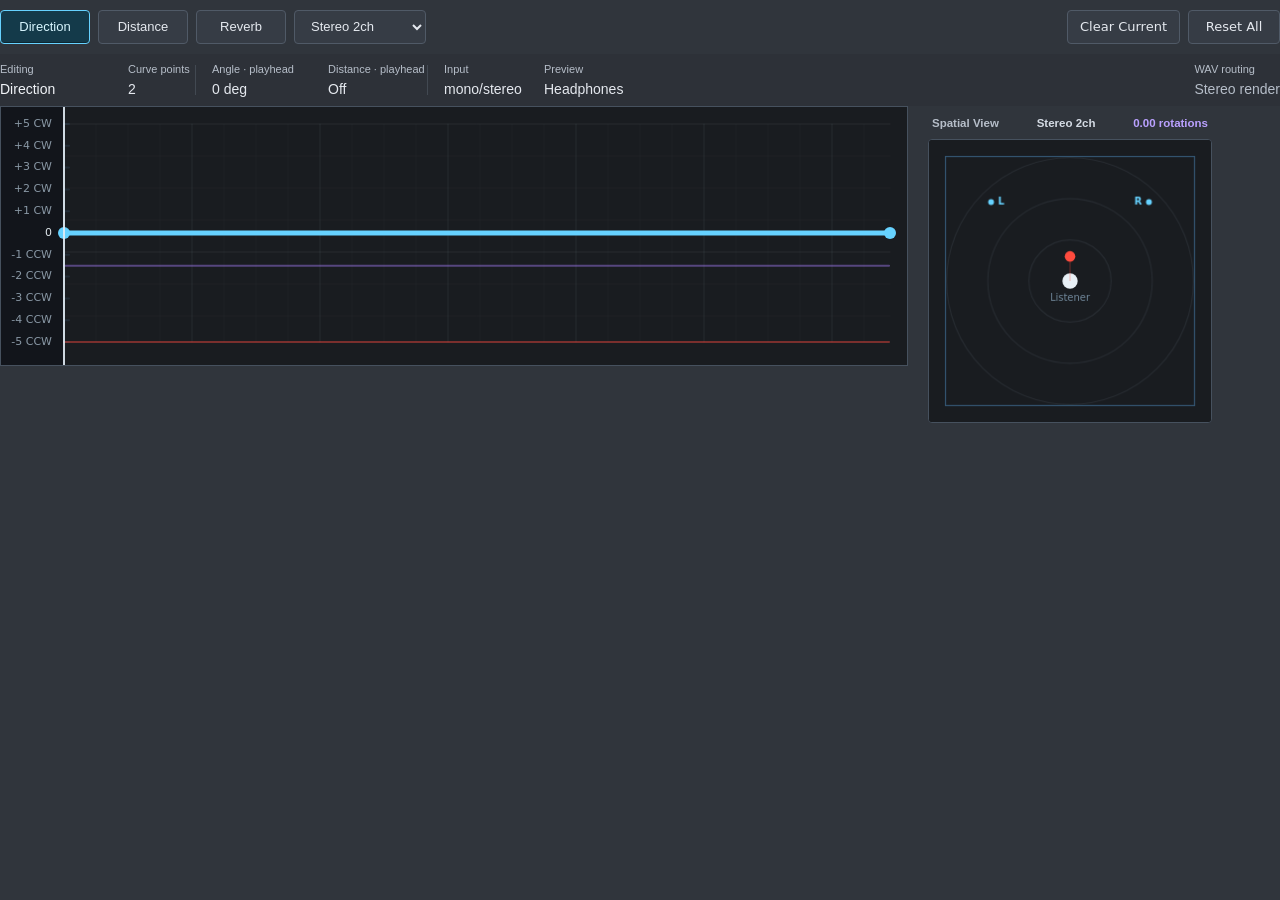
<file: labs/space/index.html>
<!doctype html>
<html lang="en">
  <head>
    <meta charset="utf-8">
    <meta name="viewport" content="width=device-width, initial-scale=1">
    <title>Space Curve Lab</title>
    <link rel="icon" type="image/svg+xml" href="assets/identity/space-micro.svg?v=hub-v0.10">
    <link rel="stylesheet" href="assets/identity/tokens.css?v=hub-v0.10">
    <link rel="stylesheet" href="src/styles.css?v=20261014-filekeys1">
    <link rel="stylesheet" href="src/common-transport.css?v=20261013-1">
    <link rel="stylesheet" href="src/curve-actions.css?v=20261014-family1">
    <link rel="stylesheet" href="src/file-help.css?v=20261014-family1">
    <link rel="stylesheet" href="src/parameter-help.css?v=20261014-family1">
    <link rel="stylesheet" href="src/studio-theme.css?v=20261015-family1">
    <link rel="stylesheet" href="src/button-states.css?v=20261015-2">
  <link rel="stylesheet" href="src/value-strip.css?v=20261015-1">
  <link rel="stylesheet" href="src/functional-surfaces.css?v=20261015-space4">
    <link rel="stylesheet" href="src/content-alignment.css?v=20261015-2">
  <link rel="stylesheet" href="src/transport-polish.css?v=20261015-2">
  <link rel="stylesheet" href="src/transport-surface.css?v=20261015-2">
  <link rel="stylesheet" href="src/brand-layout.css?v=20261015-1">
    <link rel="stylesheet" href="src/readout-layout.css?v=20261028-family-guide1">
    <link rel="stylesheet" href="src/header-rhythm.css?v=20261015-2">
    <link rel="stylesheet" href="src/expanded-editor.css?v=20261015-spatial2">
    <link rel="stylesheet" href="src/typography.css?v=20261015-family1">
  <link rel="stylesheet" href="src/quiet-ui.css?v=20261023-family1">
    <link rel="stylesheet" href="src/refined-ui.css?v=20261026-graphite1">
<link rel="stylesheet" href="../../src/lab-shell.css?v=20261108-button-tone-b1"></head>
  <body>
    <main class="app">
      <header class="topbar">
        <div class="brand">
          <img class="brandMark" src="assets/identity/space-symbol.svg?v=hub-v0.10" width="48" height="48" alt="" aria-hidden="true">
          <div class="brandCopy">
            <h1><span>Space </span><span class="brandAccent">Curve Lab</span></h1>
            <p class="tagline">Draw rotation and distance onto sound.</p>
            <p class="statusLine"><span id="fileStatus">No audio loaded</span><span class="privacyNote">Local browser processing. No upload.</span></p>

          </div>
        </div>
        <div class="transport">
          <details id="fileHelp" class="fileHelp">
            <summary aria-label="Audio file and export information" title="Audio file and export information"><svg width="16" height="16" viewBox="0 0 16 16" fill="none" aria-hidden="true"><circle cx="8" cy="4" r="1" fill="currentColor"/><path d="M6.5 7h1.5v5m-1.5 0h3" stroke="currentColor" stroke-width="1.4" stroke-linecap="round" stroke-linejoin="round"/></svg></summary>
            <div class="fileHelpPanel">
              <strong>Files &amp; export</strong>
              <dl>
                <dt>Input</dt><dd>WAV, MP3 recommended.</dd>
                <dt>AIFF</dt><dd>Mono/stereo 16/24-bit PCM (8–192 kHz), converted locally on import. AIFF-C is not supported.</dd>
                <dt>AIFF limits</dt><dd>128 MiB file / converted WAV; 192 MiB decoded audio. Other formats depend on browser memory.</dd>
                <dt>Output</dt><dd>Source duration · 2 / 4 / 8 channels · 48 kHz / 24-bit WAV. Reverb tails beyond the source end are not included.</dd>
              </dl>
              <p>Short excerpts recommended. Use one Lab at a time for heavy processing.</p>
            </div>
          </details>
          <label class="fileButton">
            Open Audio
            <input id="fileInput" type="file" accept="audio/*,.aif,.aiff,.aifc">
          </label>
          <span class="exportStatus" role="status" aria-label="Export status" hidden><strong id="downloadReadout">not ready</strong></span>
<button id="downloadButton" class="downloadButton" type="button" disabled title="Source duration · 2 / 4 / 8 channels · 48 kHz / 24-bit WAV.">Download WAV</button>
        </div>
      </header>

      <section class="editor">
        <div class="legend">
          <div class="modeButtons">
            <button id="directionMode" class="curveMode enabled active" type="button" aria-pressed="true" data-parameter-help aria-describedby="directionModeHelp">Direction</button>
            <button id="distanceMode" class="curveMode" type="button" aria-pressed="false" data-parameter-help aria-describedby="distanceModeHelp">Distance</button>
            <button id="reverbMode" class="curveMode" type="button" aria-pressed="false" data-parameter-help aria-describedby="reverbModeHelp">Reverb</button>
            <div class="channelTools">
              <select id="renderFormat" aria-label="WAV output channels">
                <option value="stereo">Stereo 2ch</option>
                <option value="quad">Quad 4ch</option>
                <option value="octo">Octo 8ch</option>
              </select>
              <div class="toolToggle" role="group" aria-label="Curve editing tool">
                <button id="penTool" class="active" type="button" aria-label="Pen" aria-pressed="true" title="Pen: add or move points. Drag the first point to move the whole curve vertically. Hold Command on Mac or Ctrl on PC to move only the first point. Shift-drag a point and following points vertically; X stays fixed. Esc cancels the group drag.">
                  <svg xmlns="http://www.w3.org/2000/svg" width="17" height="17" viewBox="0 0 24 24" fill="none" stroke="currentColor" stroke-width="2" stroke-linecap="round" stroke-linejoin="round" aria-hidden="true"><path d="M12 20h9"/><path d="M16.5 3.5a2.121 2.121 0 0 1 3 3L9 17l-4 1 1-4Z"/></svg>
                </button>
                <button id="eraserTool" type="button" aria-label="Eraser" aria-pressed="false" title="Eraser: click a point to delete. Mac: Option-click; PC: Ctrl-click">
                  <svg xmlns="http://www.w3.org/2000/svg" width="17" height="17" viewBox="0 0 24 24" fill="none" stroke="currentColor" stroke-width="2" stroke-linecap="round" stroke-linejoin="round" aria-hidden="true"><path d="m7 21-4-4a2 2 0 0 1 0-3L13 4a2 2 0 0 1 3 0l6 6a2 2 0 0 1 0 3l-8 8"/><path d="M22 21H7"/><path d="m5 11 9 9"/></svg>
                </button>
              </div>
            </div>
            <details id="shortcutHelp" class="fileHelp shortcutHelp">
              <summary title="Existing shortcuts by editing area">Shortcuts</summary>
              <div class="fileHelpPanel" aria-label="Keyboard shortcuts"><strong>Keyboard shortcuts</strong><h3>Curve editing</h3><dl><dt>Drag the first point</dt><dd>Move the whole curve vertically. Hold Command on Mac or Ctrl on PC to move only the first point.</dd><dt>Shift-drag</dt><dd>Move this and following points vertically. X stays fixed.</dd><dt>Option-click</dt><dd>Mac: delete a point. PC: Ctrl-click. Endpoints stay protected.</dd><dt>Esc</dt><dd>Cancel the pending Shift group drag.</dd></dl><h3>Playback</h3><dl><dt>Space</dt><dd>Play/pause outside inputs, selectors and help.</dd><dt>← / →</dt><dd>Source waveform guide focused: seek 1 s; Shift: 0.1 s. Home / End: boundaries.</dd></dl><p>The channel selector sets the WAV layout; headphone Preview stays stereo. The waveform is a source guide, not spatial output. Esc closes this guide.</p></div>
            </details>
          </div>
          <div class="curveLegend">
            <span><b class="directionSwatch"></b>direction -1800/+1800 degrees</span>
            <span class="directionHint">+ clockwise / - counterclockwise</span>
            <span><b class="distanceSwatch"></b>distance near/far</span>
          </div>
          <div class="curveActions">
            <input id="distanceBypass" type="checkbox" checked hidden>

            <button id="clearCurveButton" type="button">Clear Current</button>
            <button id="resetButton" type="button">Reset All</button>
          </div>
        </div>

        <div class="roomControls" role="group" aria-label="Reverb settings" hidden>
          <span>Draw Reverb Amount · <output id="reverbAmountValue">35%</output></span>
          <label>Decay <input id="reverbDecay" type="range" min="0.3" max="4" step="0.1" value="1.2"><output id="reverbDecayValue">1.2 s</output></label>
          <span>Tail ends at file length</span>
        </div>
        <div class="panel currentValues contextReadouts">
          <div class="readout primaryReadout">
            <span>Editing</span>
            <strong id="modeReadout">Direction</strong>
          </div>
          <div class="readout editContextEnd">
            <span>Curve points</span>
            <strong id="pointsReadout">2</strong>
          </div>
          <div class="readout">
            <span title="Direction curve at the output playhead, not a selected point or measured audio.">Angle · playhead</span>
            <strong id="directionReadout">0 deg</strong>
          </div>
          <div class="readout playbackGroupEnd">
            <span title="Distance curve at the output playhead. Off and bypass retain their existing meaning.">Distance · playhead</span>
            <strong id="distanceReadout">Off</strong>
          </div>
          <div class="readout">
            <span>Input</span>
            <strong id="inputReadout">mono/stereo</strong>
          </div>
          <div class="readout previewReadout">
            <span>Preview</span>
            <strong>Headphones</strong>
          </div>
          <div class="readout referenceReadout">
            <span title="Output routing selected for WAV; headphone Preview stays stereo.">WAV routing</span>
            <strong id="engineReadout">Stereo render</strong>
          </div>
        </div>

        <div class="workspace">
          <div class="curveStack">
            <div class="canvasFrame timelineFrame">
              <canvas id="waveCanvas" width="1600" height="150" role="slider" tabindex="0" aria-label="Output time, source waveform, not spatial output" aria-valuemin="0" aria-valuemax="100" aria-valuenow="0"></canvas>
            </div>
            <div class="canvasFrame curveFrame">
              <canvas id="curveCanvas" width="1600" height="560" aria-label="Curve editor. Click to add or drag to move. Drag the first point to move the whole curve vertically. Hold Command on Mac or Ctrl on PC to move only the first point. Shift-drag a point and following points vertically with X fixed. Esc cancels. Mac Option-click deletes; PC Ctrl-click."></canvas>
            </div>

          </div>
          <aside class="spatialPanel">
            <div class="spatialHeader">
              <span>Spatial View</span>
              <span id="spatialModeLabel">Stereo 2ch</span>
              <strong id="motionReadout">0.00 rotations</strong>
            </div>
            <canvas id="spatialCanvas" width="520" height="520"></canvas>
          </aside>
        </div>
      </section>

      <footer class="playbackBar" aria-label="Playback and output monitoring">
        <div class="bottomTransport" aria-label="Transport controls">
          <button id="rewindButton" type="button" aria-label="Return to start" title="Return to start" disabled></button>
          <button id="playButton" type="button" aria-label="Play" title="Play · Space" disabled>Play</button>
          <button id="stopButton" type="button" aria-label="Pause" title="Pause · Space" disabled>Pause</button>
        </div>
        <input id="playbackScrubber" type="range" min="0" max="1" step="0.0001" value="0" aria-label="Output playback position" disabled>
        <output id="timeStatus" aria-label="Current playback time and duration">00:00.00 / 00:00.00</output>
        <section class="outputMeter" aria-label="Stereo headphone preview output level meter">
          <div class="meterChannels">
            <div class="meterRow" data-meter-channel="0">
              <span class="meterChannelLabel">L</span>
              <div class="meterTrack" aria-hidden="true">
                <div class="meterRms"></div>
                <div class="meterPeak"></div>
                <div class="meterHold"></div>
              </div>
              <span class="meterValue">-∞</span>
            </div>
            <div class="meterRow" data-meter-channel="1">
              <span class="meterChannelLabel">R</span>
              <div class="meterTrack" aria-hidden="true">
                <div class="meterRms"></div>
                <div class="meterPeak"></div>
                <div class="meterHold"></div>
              </div>
              <span class="meterValue">-∞</span>
            </div>
          </div>
          <button id="meterClipButton" class="meterClip" type="button" aria-pressed="false" title="Clip indicator. Click to reset.">CLIP</button>
        </section>
      </footer>
    </main>

    <div id="resetDialog" class="dialogBackdrop" hidden>
      <div class="confirmDialog" role="dialog" aria-modal="true" aria-labelledby="resetDialogTitle" aria-describedby="resetDialogDescription">
        <h2 id="resetDialogTitle">Reset all curves?</h2>
        <p id="resetDialogDescription">Direction, Distance and Reverb will return to their default state. This action cannot be undone.</p>
        <div class="dialogActions">
          <button id="cancelResetButton" type="button">Cancel</button>
          <button id="confirmResetButton" type="button">Reset All</button>
        </div>
      </div>
    </div>

    <script src="src/file-help.js?v=20261028-family-guide1" type="module"></script>
    <script src="src/app.js?v=hub-bank-first-point1" type="module"></script>
  <div id="directionModeHelp" class="parameterHelp" role="tooltip" hidden><strong>Direction · −1800° to +1800°</strong><span>Move the sound around the listener. Positive = clockwise; negative = counterclockwise. 360° is one full turn.</span><span class="helpState"></span></div>
<div id="distanceModeHelp" class="parameterHelp" role="tooltip" hidden><strong>Distance · 0–1</strong><span>Move from near (0) to far (1), changing level, filtering and spatial impression. This is not a calibrated distance in meters.</span><span class="helpState"></span></div>
<div id="reverbModeHelp" class="parameterHelp" role="tooltip" hidden><strong>Reverb Amount · 0–100%</strong><span>Draw how much sound is sent to the reverb. Decay is a separate 0.3–4 s setting. The tail ends at the file length.</span><span class="helpState"></span></div>
<script type="module" src="src/parameter-help.js?v=20261014-family1"></script>
<script src="src/value-details.js?v=20261015-1" type="module"></script>
  <script type="module" src="src/expanded-editor.js?v=20261015-height2"></script>
  </body>
</html>
</file>
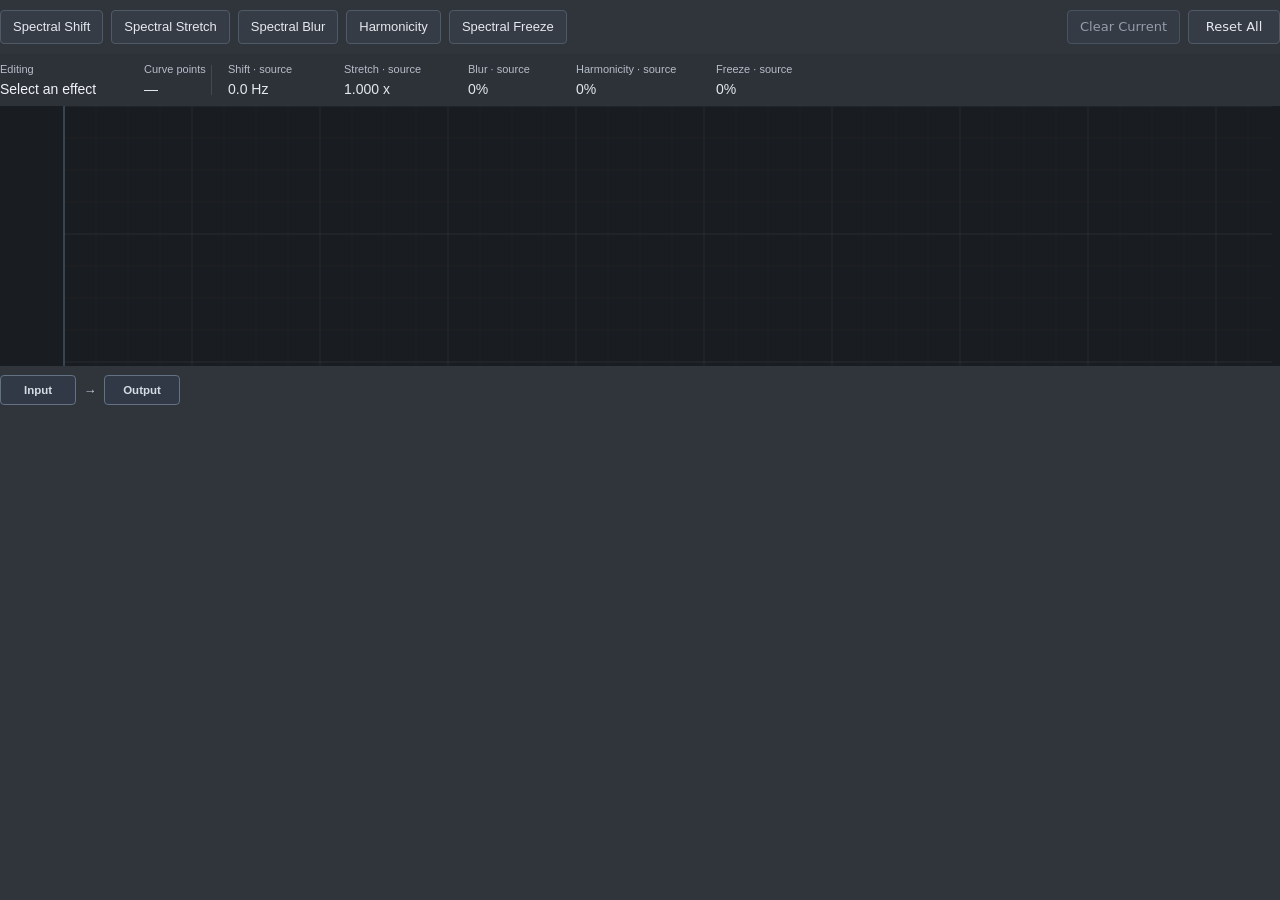
<file: labs/spectral/index.html>
<!doctype html>
<html lang="en">
  <head>
    <meta charset="utf-8">
    <meta name="viewport" content="width=device-width, initial-scale=1">
    <title>Spectral Curve Lab</title>
    <link rel="icon" type="image/svg+xml" href="assets/identity/spectral-micro.svg?v=hub-v0.10">
    <link rel="stylesheet" href="assets/identity/tokens.css?v=hub-v0.10">
    <link rel="stylesheet" href="src/styles.css?v=20261018-chain-insert2">
    <link rel="stylesheet" href="src/common-transport.css?v=20261013-1">
    <link rel="stylesheet" href="src/curve-actions.css?v=20261014-family1">
    <link rel="stylesheet" href="src/file-help.css?v=20261014-family1">
    <link rel="stylesheet" href="src/parameter-help.css?v=20261014-family1">
    <link rel="stylesheet" href="src/studio-theme.css?v=20261015-family1">
    <link rel="stylesheet" href="src/button-states.css?v=20261015-2">
  <link rel="stylesheet" href="src/value-strip.css?v=20261015-1">
  <link rel="stylesheet" href="src/functional-surfaces.css?v=20261015-spectral2">
    <link rel="stylesheet" href="src/content-alignment.css?v=20261015-1">
  <link rel="stylesheet" href="src/transport-polish.css?v=20261015-2">
  <link rel="stylesheet" href="src/transport-surface.css?v=20261015-2">
  <link rel="stylesheet" href="src/brand-layout.css?v=20261015-1">
    <link rel="stylesheet" href="src/readout-layout.css?v=20261028-toolbar-engine1">
    <link rel="stylesheet" href="src/header-rhythm.css?v=20261015-1">
    <link rel="stylesheet" href="src/expanded-editor.css?v=20261015-1">
    <link rel="stylesheet" href="src/typography.css?v=20261015-family1">
  <link rel="stylesheet" href="src/quiet-ui.css?v=20261023-family1">
    <link rel="stylesheet" href="src/refined-ui.css?v=20261026-graphite1">
<link rel="stylesheet" href="../../src/lab-shell.css?v=20261108-button-tone-b1"></head>
  <body>
    <main class="app">
      <header class="topbar">
        <div class="brand">
          <img class="brandMark" src="assets/identity/spectral-symbol.svg?v=hub-v0.10" width="48" height="48" alt="" aria-hidden="true">
          <div class="brandCopy"><h1><span>Spectral </span><span class="brandAccent">Curve Lab</span></h1>
          <p class="tagline">Draw spectral shift, stretch, blur, harmonicity and freeze across time.</p>
          <p class="statusLine"><span id="fileStatus">No audio loaded</span><span class="privacyNote">Local browser processing. No upload.</span></p>
          </div>
        </div>
        <div class="transport">
          <details id="fileHelp" class="fileHelp">
            <summary aria-label="Audio file and export information" title="Audio file and export information"><svg width="16" height="16" viewBox="0 0 16 16" fill="none" aria-hidden="true"><circle cx="8" cy="4" r="1" fill="currentColor"/><path d="M6.5 7h1.5v5m-1.5 0h3" stroke="currentColor" stroke-width="1.4" stroke-linecap="round" stroke-linejoin="round"/></svg></summary>
            <div class="fileHelpPanel">
              <strong>Files &amp; export</strong>
              <dl>
                <dt>Input</dt><dd>WAV, MP3 recommended.</dd>
                <dt>AIFF</dt><dd>Mono/stereo 16/24-bit PCM (8–192 kHz), converted locally on import. AIFF-C is not supported.</dd>
                <dt>AIFF limits</dt><dd>128 MiB file / converted WAV; 192 MiB decoded audio. Other formats depend on browser memory.</dd>
                <dt>Output</dt><dd>Source duration and channel count · 48 kHz / 24-bit WAV.</dd>
                <dt>Processing</dt><dd>Spectral STFT</dd>
              </dl>
              <p>Short excerpts recommended. Use one Lab at a time for heavy processing.</p>
            </div>
          </details>
          <label class="fileButton">
            Open Audio
            <input id="fileInput" type="file" accept="audio/*,.aif,.aiff,.aifc">
          </label>
          <a id="saveWavLink" class="fileButton" download="Spectral-Curve-Lab-export.wav" hidden>Save WAV</a>
          <span class="exportStatus" role="status" aria-label="Export status" hidden><strong id="downloadReadout">not ready</strong></span>
<button id="downloadButton" type="button" disabled title="Source duration and channel count · 48 kHz / 24-bit WAV.">Download WAV</button>
        </div>
      </header>

      <p id="renderNotice" role="status" aria-live="polite" class="renderNotice"></p>
      <section class="editor">
        <div class="effectBar">
          <div class="effectChain" aria-label="Spectral effects. Click to select; click the selected effect again to toggle it.">
            <button id="shiftMode" class="curveMode" type="button" data-parameter-help aria-describedby="shiftModeHelp">Spectral Shift</button>
            <button id="stretchMode" class="curveMode" type="button" data-parameter-help aria-describedby="stretchModeHelp">Spectral Stretch</button>
            <button id="blurMode" class="curveMode" type="button" data-parameter-help aria-describedby="blurModeHelp">Spectral Blur</button>
            <button id="harmonicityMode" class="curveMode" type="button" data-parameter-help aria-describedby="harmonicityModeHelp">Harmonicity</button>
            <button id="freezeMode" class="curveMode" type="button" data-parameter-help aria-describedby="freezeModeHelp">Spectral Freeze</button>
            <div class="toolToggle" role="group" aria-label="Curve editing tool">
              <button id="penTool" class="active" type="button" aria-label="Pen" aria-pressed="true" title="Pen: add or move points. Drag the first point to move the whole curve vertically. Hold Command on Mac or Ctrl on PC to move only the first point. Shift-drag a point and following points vertically; X stays fixed. Esc cancels the group drag.">
                <svg xmlns="http://www.w3.org/2000/svg" width="17" height="17" viewBox="0 0 24 24" fill="none" stroke="currentColor" stroke-width="2" stroke-linecap="round" stroke-linejoin="round" aria-hidden="true"><path d="M12 20h9"/><path d="M16.5 3.5a2.121 2.121 0 0 1 3 3L9 17l-4 1 1-4Z"/></svg>
              </button>
              <button id="eraserTool" type="button" aria-label="Eraser" aria-pressed="false" title="Eraser: click a point to delete. Mac: Option-click; PC: Ctrl-click">
                <svg xmlns="http://www.w3.org/2000/svg" width="17" height="17" viewBox="0 0 24 24" fill="none" stroke="currentColor" stroke-width="2" stroke-linecap="round" stroke-linejoin="round" aria-hidden="true"><path d="m7 21-4-4a2 2 0 0 1 0-3L13 4a2 2 0 0 1 3 0l6 6a2 2 0 0 1 0 3l-8 8"/><path d="M22 21H7"/><path d="m5 11 9 9"/></svg>
              </button>
            </div>
            <details id="shortcutHelp" class="fileHelp shortcutHelp">
              <summary title="Existing shortcuts by editing area">Shortcuts</summary>
              <div class="fileHelpPanel" aria-label="Keyboard shortcuts"><strong>Keyboard shortcuts</strong><h3>Curve editing</h3><dl><dt>Drag the first point</dt><dd>Move the whole curve vertically. Hold Command on Mac or Ctrl on PC to move only the first point.</dd><dt>Shift-drag</dt><dd>Move this and following points vertically. X stays fixed.</dd><dt>Option-click</dt><dd>Mac: delete a point. PC: Ctrl-click. Endpoints stay protected.</dd><dt>Esc</dt><dd>Cancel the pending Shift group drag.</dd></dl><h3>Effect chain · effect block focused</h3><dl><dt>Option/Alt + ← / →</dt><dd>Move the focused effect earlier or later in the chain.</dd></dl><h3>Playback</h3><dl><dt>Space</dt><dd>Play/pause outside inputs, selectors and help.</dd><dt>← / →</dt><dd>Source waveform guide focused: seek 1 s; Shift: 0.1 s. Home / End: boundaries.</dd></dl><p>Values are source-playhead curve targets, including Off effects. The waveform guide is not the rendered output. Esc closes this guide.</p></div>
            </details>
          </div>
          <div class="curveActions">
            <button id="clearCurveButton" type="button">Clear Current</button>
            <button id="resetButton" type="button">Reset All</button>
          </div>
        </div>
        <div class="curveLegend" id="curveLegend">Shift −2000…+2000 Hz · 0 Hz = original spectrum</div>

        <div class="panel currentValues contextReadouts">
          <div class="readout primaryReadout">
            <span>Editing</span>
            <strong id="modeReadout">Spectral Shift</strong>
          </div>
          <div class="readout editContextEnd">
            <span>Curve points</span>
            <strong id="pointsReadout">2</strong>
          </div>
          <div class="readout"><span title="Curve target at the source playhead, even when this effect is Off. Not the selected point or rendered measurement.">Shift · source</span><strong id="shiftReadout">0.0 Hz</strong></div>
          <div class="readout"><span title="Curve target at the source playhead, even when this effect is Off. Not the selected point or rendered measurement.">Stretch · source</span><strong id="stretchReadout">1.000</strong></div>
          <div class="readout"><span title="Curve target at the source playhead, even when this effect is Off. Not the selected point or rendered measurement.">Blur · source</span><strong id="blurReadout">0%</strong></div>
          <div class="readout"><span title="Curve target at the source playhead, even when this effect is Off. Not the selected point or rendered measurement.">Harmonicity · source</span><strong id="harmonicityReadout">0%</strong></div>
          <div class="readout"><span title="Curve target at the source playhead, even when this effect is Off. Not the selected point or rendered measurement.">Freeze · source</span><strong id="freezeReadout">0%</strong></div>
        </div>
        <div class="outputWaveFrame"><canvas id="outputWaveCanvas" height="96" role="slider" tabindex="0" aria-label="Output time. Source channel waveform guide, not processed output. Click or drag to seek. Arrow keys move one second, Shift Arrow one tenth; Home and End jump to boundaries." aria-valuemin="0" aria-valuemax="0" aria-valuenow="0" aria-disabled="true" title="Source waveform on the output timeline, not the rendered WAV. Click or drag to seek."></canvas></div>
        <div class="canvasFrame">
          <canvas id="waveCanvas" width="1400" height="620" aria-label="Curve editor. Click to add or drag to move. Drag the first point to move the whole curve vertically. Hold Command on Mac or Ctrl on PC to move only the first point. Shift-drag a point and following points vertically with X fixed. Esc cancels. Mac Option-click deletes; PC Ctrl-click."></canvas>
        </div>
        <div id="chainDiagram" class="chainDiagram" aria-label="Enabled spectral effects in processing order. Drag a block into the gap after Input, between effects, or before Output."></div>
      </section>
      <div class="playbackDock">

      <footer class="playbackBar" aria-label="Playback and output monitoring">
        <div class="bottomTransport" aria-label="Transport controls">
          <button id="rewindButton" type="button" aria-label="Return to start" title="Return to start" disabled></button>
          <button id="playButton" type="button" aria-label="Play" title="Play · Space" disabled>Play</button>
          <button id="stopButton" type="button" aria-label="Pause" title="Pause · Space" disabled>Pause</button>
        </div>
        <input id="playbackScrubber" type="range" min="0" max="1" step="0.0001" value="0" aria-label="Output playback position" disabled>
        <output id="timeStatus" aria-label="Current playback time and duration">00:00.00 / 00:00.00</output>
        <section class="outputMeter" aria-label="Stereo output level meter">
          <div class="meterChannels">
            <div class="meterRow" data-meter-channel="0"><span class="meterChannelLabel">L</span><div class="meterTrack" aria-hidden="true"><div class="meterRms"></div><div class="meterPeak"></div><div class="meterHold"></div></div><span class="meterValue">-∞</span></div>
            <div class="meterRow" data-meter-channel="1"><span class="meterChannelLabel">R</span><div class="meterTrack" aria-hidden="true"><div class="meterRms"></div><div class="meterPeak"></div><div class="meterHold"></div></div><span class="meterValue">-∞</span></div>
          </div>
          <button id="meterClipButton" class="meterClip" type="button" aria-pressed="false" title="Clip indicator. Click to reset.">CLIP</button>
        </section>
      </footer>
      </div>
    </main>

    <div id="resetDialog" class="dialogBackdrop" hidden>
      <div class="confirmDialog" role="dialog" aria-modal="true" aria-labelledby="resetDialogTitle" aria-describedby="resetDialogDescription">
        <h2 id="resetDialogTitle">Reset all curves?</h2>
        <p id="resetDialogDescription">All five curves will return to their default state. This action cannot be undone.</p>
        <div class="dialogActions">
          <button id="cancelResetButton" type="button">Cancel</button>
          <button id="confirmResetButton" type="button">Reset All</button>
        </div>
      </div>
    </div>

    <script src="src/file-help.js?v=20261028-family-guide1" type="module"></script>
    <script src="src/app.js?v=hub-bank-first-point1" type="module"></script>
  <div id="shiftModeHelp" class="parameterHelp" role="tooltip" hidden><strong>Spectral Shift · −2000 to +2000 Hz</strong><span>Move spectral frequencies by a fixed Hz offset. 0 Hz preserves their positions.</span><span class="helpState"></span></div>
<div id="stretchModeHelp" class="parameterHelp" role="tooltip" hidden><strong>Spectral Stretch · 0.5–2</strong><span>Compress or expand frequency spacing around 1 kHz. 1 is neutral. Playback speed and file duration stay unchanged.</span><span class="helpState"></span></div>
<div id="blurModeHelp" class="parameterHelp" role="tooltip" hidden><strong>Spectral Blur · 0–100%</strong><span>Smooth spectral changes over time. 0% is neutral; frequency positions and file duration stay unchanged.</span><span class="helpState"></span></div>
<div id="harmonicityModeHelp" class="parameterHelp" role="tooltip" hidden><strong>Harmonicity · −100% to +100%</strong><span>Shape peak relationships: negative toward harmonic, positive toward inharmonic. 0% is neutral.</span><span class="helpState"></span></div>
<div id="freezeModeHelp" class="parameterHelp" role="tooltip" hidden><strong>Spectral Freeze · 0–100%</strong><span>Hold a captured spectral state. 0% is off; 100% is full hold. This does not extend the file duration.</span><span class="helpState"></span></div>
<script type="module" src="src/parameter-help.js?v=20261014-family1"></script>
<script src="src/value-details.js?v=20261015-1" type="module"></script>
  <script type="module" src="src/expanded-editor.js?v=20261015-height2"></script>
  </body>
</html>
</file>
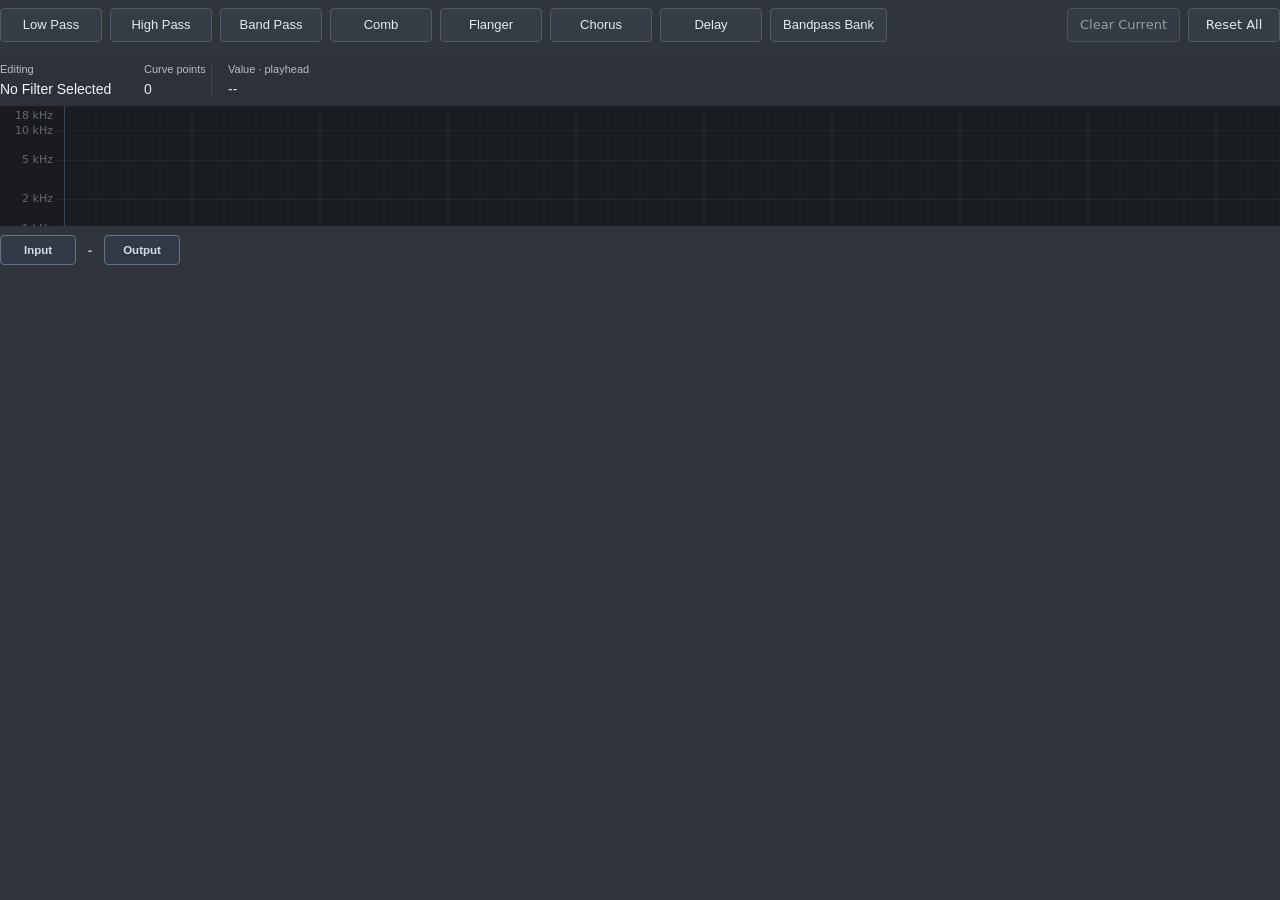
<file: labs/timbre/index.html>
<!doctype html>
<html lang="en">
  <head>
    <meta charset="utf-8">
    <meta name="viewport" content="width=device-width, initial-scale=1">
    <title>Timbre Curve Lab</title>
    <link rel="icon" type="image/svg+xml" href="assets/identity/timbre-micro.svg?v=hub-v0.10">
    <link rel="stylesheet" href="assets/identity/tokens.css?v=hub-v0.10">
    <link rel="stylesheet" href="src/styles.css?v=hub-bank-first-point1">
    <link rel="stylesheet" href="src/common-transport.css?v=20261013-1">
    <link rel="stylesheet" href="src/curve-actions.css?v=20261014-family1">
    <link rel="stylesheet" href="src/file-help.css?v=20261014-family1">
    <link rel="stylesheet" href="src/parameter-help.css?v=20261014-family1">
    <link rel="stylesheet" href="src/studio-theme.css?v=20261015-family1">
    <link rel="stylesheet" href="src/button-states.css?v=20261015-2">
  <link rel="stylesheet" href="src/value-strip.css?v=20261015-1">
  <link rel="stylesheet" href="src/functional-surfaces.css?v=20261015-timbre8">
    <link rel="stylesheet" href="src/transport-polish.css?v=20261015-2">
  <link rel="stylesheet" href="src/transport-surface.css?v=20261015-2">
  <link rel="stylesheet" href="src/brand-layout.css?v=20261015-1">
    <link rel="stylesheet" href="src/readout-layout.css?v=20261028-toolbar-engine1">
    <link rel="stylesheet" href="src/header-rhythm.css?v=20261015-1">
    <link rel="stylesheet" href="src/typography.css?v=20261015-family1">
  <link rel="stylesheet" href="src/quiet-ui.css?v=20261023-family1">
    <link rel="stylesheet" href="src/refined-ui.css?v=20261026-graphite1">
<link rel="stylesheet" href="../../src/lab-shell.css?v=20261108-button-tone-b1"></head>
  <body>
    <main class="app">
      <header class="topbar">
        <div class="brand">
          <img class="brandMark" src="assets/identity/timbre-symbol.svg?v=hub-v0.10" width="48" height="48" alt="" aria-hidden="true">
          <div class="brandCopy">
            <h1><span>Timbre </span><span class="brandAccent">Curve Lab</span></h1>
            <p class="tagline">Draw filter color onto sound.</p>
            <p class="statusLine"><span id="fileStatus">No audio loaded</span><span class="privacyNote">Local browser processing. No upload.</span></p>

          </div>
        </div>
        <div class="transport">
          <details id="fileHelp" class="fileHelp">
            <summary aria-label="Audio file and export information" title="Audio file and export information"><svg width="16" height="16" viewBox="0 0 16 16" fill="none" aria-hidden="true"><circle cx="8" cy="4" r="1" fill="currentColor"/><path d="M6.5 7h1.5v5m-1.5 0h3" stroke="currentColor" stroke-width="1.4" stroke-linecap="round" stroke-linejoin="round"/></svg></summary>
            <div class="fileHelpPanel">
              <strong>Files &amp; export</strong>
              <dl>
                <dt>Input</dt><dd>WAV, MP3 recommended.</dd>
                <dt>AIFF</dt><dd>Mono/stereo 16/24-bit PCM (8–192 kHz), converted locally on import. AIFF-C is not supported.</dd>
                <dt>AIFF limits</dt><dd>128 MiB file / converted WAV; 192 MiB decoded audio. Other formats depend on browser memory.</dd>
                <dt>Output</dt><dd>Source up to 3 min, plus effect tail · Stereo · 48 kHz / 24-bit WAV.</dd>
                <dt>Processing</dt><dd>Timbre Filter</dd>
              </dl>
              <p>Short excerpts recommended. Use one Lab at a time for heavy processing.</p>
            </div>
          </details>
          <label class="fileButton">
            Open Audio
            <input id="fileInput" type="file" accept="audio/*,.aif,.aiff,.aifc">
          </label>
          <span class="exportStatus" role="status" aria-label="Export status" hidden><strong id="downloadReadout"></strong></span>
<button id="downloadButton" type="button" disabled title="Source up to 3 min, plus effect tail · Stereo · 48 kHz / 24-bit WAV.">Download WAV</button>
        </div>
      </header>

      <section class="editor">
        <div class="effectBar">
          <div class="effectChain" aria-label="Effect chain">
            <button id="lowpassMode" class="effectModule lowpassModule" type="button" data-parameter-help aria-describedby="lowpassModeHelp">Low Pass</button>
            <button id="highpassMode" class="effectModule highpassModule" type="button" data-parameter-help aria-describedby="highpassModeHelp">High Pass</button>
            <button id="bandpassMode" class="effectModule bandpassModule" type="button" data-parameter-help aria-describedby="bandpassModeHelp">Band Pass</button>
            <button id="combMode" class="effectModule combModule" type="button" data-parameter-help aria-describedby="combModeHelp">Comb</button>
            <button id="flangerMode" class="effectModule flangerModule" type="button" data-parameter-help aria-describedby="flangerModeHelp">Flanger</button>
            <button id="chorusMode" class="effectModule chorusModule" type="button" data-parameter-help aria-describedby="chorusModeHelp">Chorus</button>
            <button id="delayMode" class="effectModule delayModule" type="button" data-parameter-help aria-describedby="delayModeHelp">Delay</button>
            <button id="bankMode" class="effectModule resonatorModule" type="button" data-parameter-help aria-describedby="bankModeHelp" aria-pressed="false">Bandpass Bank</button>
            <button hidden id="resonatorMode" class="effectModule resonatorModule" type="button" data-parameter-help aria-describedby="resonatorModeHelp" aria-pressed="false">Resonator</button>
            <div class="editingToolGroup">
              <div class="toolToggle" role="group" aria-label="Curve editing tool">
                <button id="penTool" class="active" type="button" aria-label="Pen" aria-pressed="true" title="Pen: add or move points. Drag the first point to move the whole curve vertically. Hold Command on Mac or Ctrl on PC to move only the first point. Shift-drag a point and following points vertically; X stays fixed. Esc cancels the group drag.">
                  <svg xmlns="http://www.w3.org/2000/svg" width="17" height="17" viewBox="0 0 24 24" fill="none" stroke="currentColor" stroke-width="2" stroke-linecap="round" stroke-linejoin="round" aria-hidden="true"><path d="M12 20h9"/><path d="M16.5 3.5a2.121 2.121 0 0 1 3 3L9 17l-4 1 1-4Z"/></svg>
                </button>
                <button id="eraserTool" type="button" aria-label="Eraser" aria-pressed="false" title="Eraser: click a point to delete. Mac: Option-click; PC: Ctrl-click">
                  <svg xmlns="http://www.w3.org/2000/svg" width="17" height="17" viewBox="0 0 24 24" fill="none" stroke="currentColor" stroke-width="2" stroke-linecap="round" stroke-linejoin="round" aria-hidden="true"><path d="m7 21-4-4a2 2 0 0 1 0-3L13 4a2 2 0 0 1 3 0l6 6a2 2 0 0 1 0 3l-8 8"/><path d="M22 21H7"/><path d="m5 11 9 9"/></svg>
                </button>
              </div>
              <details id="shortcutHelp" class="fileHelp shortcutHelp">
                <summary title="Existing shortcuts by editing area">Shortcuts</summary>
                <div class="fileHelpPanel" aria-label="Keyboard shortcuts"><strong>Keyboard shortcuts</strong><h3>Curve editing</h3><dl><dt>Drag the first point</dt><dd>Move the whole curve vertically. Hold Command on Mac or Ctrl on PC to move only the first point.</dd><dt>Shift-drag</dt><dd>Move this and following points vertically. X stays fixed.</dd><dt>Option-click</dt><dd>Mac: delete a point. PC: Ctrl-click. Endpoints stay protected.</dd><dt>Esc</dt><dd>Cancel the pending Shift group drag.</dd></dl><h3>Effect chain · effect block focused</h3><dl><dt>Option/Alt + ← / →</dt><dd>Move the focused effect earlier or later in the chain.</dd></dl><h3>Playback</h3><dl><dt>Space</dt><dd>Play/pause outside inputs, selectors and help.</dd><dt>← / →</dt><dd>Source waveform guide focused: seek 1 s; Shift: 0.1 s. Home / End: boundaries.</dd></dl><p>Values describe the current Preview/playhead, not a selected point. Effect enabled and currently edited are separate states. Esc closes this guide.</p></div>
              </details>
            </div>
          </div>
          <div class="curveActions">
            <button id="clearCurveButton" type="button">Clear Current</button>
            <button id="resetButton" type="button">Reset All</button>
          </div>
        </div>
        <div id="parameterBar" class="parameterBar" aria-label="Effect parameters" hidden>
          <button id="bandpassCenterParam" class="parameterButton wideParameter" type="button" data-parameter-help aria-describedby="bandpassCenterParamHelp">Center Frequency</button>
          <button id="bandpassWidthParam" class="parameterButton" type="button" data-parameter-help aria-describedby="bandpassWidthParamHelp">Width</button>
          <button id="combDelayParam" class="parameterButton wideParameter" type="button" data-parameter-help aria-describedby="combDelayParamHelp">Delay Time</button>
          <button id="combFeedbackParam" class="parameterButton" type="button" data-parameter-help aria-describedby="combFeedbackParamHelp">Feedback</button>
          <button id="combMixParam" class="parameterButton" type="button" data-parameter-help aria-describedby="combMixParamHelp">Amount</button>
          <button id="flangerDelayParam" class="parameterButton wideParameter" type="button" data-parameter-help aria-describedby="flangerDelayParamHelp">Delay Time</button>
          <button id="flangerDepthParam" class="parameterButton" type="button" data-parameter-help aria-describedby="flangerDepthParamHelp">Depth</button>
          <button id="flangerRateParam" class="parameterButton" type="button" data-parameter-help aria-describedby="flangerRateParamHelp">Rate</button>
          <button id="flangerFeedbackParam" class="parameterButton" type="button" data-parameter-help aria-describedby="flangerFeedbackParamHelp">Feedback</button>
          <button id="flangerMixParam" class="parameterButton" type="button" data-parameter-help aria-describedby="flangerMixParamHelp">Mix</button>
          <button id="chorusDelayParam" class="parameterButton wideParameter" type="button" data-parameter-help aria-describedby="chorusDelayParamHelp">Delay Time</button>
          <button id="chorusDepthParam" class="parameterButton" type="button" data-parameter-help aria-describedby="chorusDepthParamHelp">Depth</button>
          <button id="chorusRateParam" class="parameterButton" type="button" data-parameter-help aria-describedby="chorusRateParamHelp">Rate</button>
          <button id="chorusMixParam" class="parameterButton" type="button" data-parameter-help aria-describedby="chorusMixParamHelp">Mix</button>
          <button id="delayTimeParam" class="parameterButton wideParameter" type="button" data-parameter-help aria-describedby="delayTimeParamHelp">Delay Time</button>
          <button id="delayFeedbackParam" class="parameterButton" type="button" data-parameter-help aria-describedby="delayFeedbackParamHelp">Feedback</button>
          <button id="delayMixParam" class="parameterButton" type="button" data-parameter-help aria-describedby="delayMixParamHelp">Mix</button>
          <button id="resonatorFrequencyParam" class="parameterButton" type="button" data-parameter-help aria-describedby="resonatorFrequencyParamHelp" aria-pressed="false" hidden>Frequency</button>
          <button id="bankQParam" class="parameterButton" type="button" data-parameter-help aria-describedby="bankQHelp" aria-pressed="false" hidden>Q</button>
          <button id="resonatorDecayParam" class="parameterButton" type="button" data-parameter-help aria-describedby="resonatorDecayParamHelp" aria-pressed="false" hidden>Decay</button>
          <button id="bankSpacingParam" class="parameterButton" type="button" data-parameter-help aria-describedby="bankSpacingHelp" aria-pressed="false" hidden>Spacing</button>
          <button id="resonatorMixParam" class="parameterButton" type="button" data-parameter-help aria-describedby="resonatorMixParamHelp" aria-pressed="false" hidden>Mix</button>
          <label id="resonatorCountLabel" class="resonatorLayout" hidden>Count
            <select id="resonatorCount" title="Choose the number of center frequencies."></select>
          </label>
          <label id="resonatorLayout" class="resonatorLayout" hidden>Layout
            <select id="resonatorPreset" title="Choose the frequency spacing.">
              <option value="harmonic">Harmonic</option>
              <option value="odd">Odd Harmonics</option>
              <option value="multiplier">Multiplier</option>
            </select>
          </label>
        </div>
        <div id="parameterLegend" class="parameterLegend" aria-label="Current parameter ranges"></div>
        <div class="panel currentValues contextReadouts" aria-label="Current parameter values">
          <div class="readout primaryReadout"><span>Editing</span><strong id="modeReadout">Low Pass</strong></div>
          <div class="readout editContextEnd"><span>Curve points</span><strong id="pointsReadout">2</strong></div>
          <div class="readout"><span id="valueBasisLabel" title="Playing: Preview engine value. Stopped: curve target or effective-depth value at the output playhead. Not the selected point.">Value · playhead</span><strong id="cutoffReadout" title="Playing: preview engine value. Stopped: curve target at the playhead.">1.0 kHz</strong></div>
        </div>
        <div class="outputWaveFrame">
          <canvas id="outputWaveCanvas" width="1400" height="96" role="slider" tabindex="0"
            aria-label="Output time position on the original source waveform. Click or drag to seek; effect tails are not shown"
            aria-valuemin="0" aria-valuemax="100" aria-valuenow="0" aria-disabled="true"
            title="Source waveform, not processed audio. Color: blue (lower-frequency character) to peach (higher-frequency character). Delay tails are not shown. Click or drag to seek."></canvas>
        </div>
        <div class="canvasFrame">
          <canvas id="waveCanvas" width="1400" height="620" aria-label="Curve editor. Click to add or drag to move. Drag the first point to move the whole curve vertically. Hold Command on Mac or Ctrl on PC to move only the first point. Shift-drag a point and following points vertically with X fixed. Esc cancels. Mac Option-click deletes; PC Ctrl-click."></canvas>
        </div>


        <div id="chainDiagram" class="chainDiagram" aria-label="Current effect order"></div>
      </section>

      <footer class="playbackBar" aria-label="Playback and output monitoring">
        <div class="bottomTransport" aria-label="Transport controls">
          <button id="rewindButton" type="button" aria-label="Return to start" title="Return to start" disabled></button>
          <button id="playButton" type="button" aria-label="Play" title="Play · Space" disabled>Play</button>
          <button id="stopButton" type="button" aria-label="Pause" title="Pause · Space" disabled>Pause</button>
        </div>
        <input id="playbackScrubber" type="range" min="0" max="1" step="0.0001" value="0" aria-label="Output playback position" disabled>
        <output id="timeStatus" aria-live="off">00:00.00 / 00:00.00</output>
        <section class="outputMeter" aria-label="Stereo output level">
          <div class="meterChannels">
            <div class="meterRow" data-meter-channel="0">
              <span class="meterChannelLabel">L</span>
              <div class="meterTrack" aria-hidden="true">
                <div class="meterRms"></div>
                <div class="meterPeak"></div>
                <div class="meterHold"></div>
              </div>
              <span class="meterValue">-∞</span>
            </div>
            <div class="meterRow" data-meter-channel="1">
              <span class="meterChannelLabel">R</span>
              <div class="meterTrack" aria-hidden="true">
                <div class="meterRms"></div>
                <div class="meterPeak"></div>
                <div class="meterHold"></div>
              </div>
              <span class="meterValue">-∞</span>
            </div>
          </div>
          <button id="meterClipButton" class="meterClip" type="button" aria-pressed="false" title="Clear the held clip indicator">CLIP</button>
        </section>
      </footer>
    </main>

    <script src="src/file-help.js?v=20261028-family-guide1" type="module"></script>
    <script src="src/app.js?v=hub-bank-first-point1" type="module"></script>
  <div id="lowpassModeHelp" class="parameterHelp" role="tooltip" hidden><strong>Low Pass · 40 Hz–18 kHz</strong><span>Set the cutoff frequency. Attenuates frequencies above it. The upper limit is reduced at lower processing sample rates.</span><span class="helpState"></span></div>
<div id="highpassModeHelp" class="parameterHelp" role="tooltip" hidden><strong>High Pass · 40 Hz–18 kHz</strong><span>Set the cutoff frequency. Attenuates frequencies below it. The upper limit is reduced at lower processing sample rates.</span><span class="helpState"></span></div>
<div id="bandpassModeHelp" class="parameterHelp" role="tooltip" hidden><strong>Band Pass</strong><span>Keep a band around the center frequency. Edit Center Frequency and Width separately.</span><span class="helpState"></span></div>
<div id="combModeHelp" class="parameterHelp" role="tooltip" hidden><strong>Comb</strong><span>Combine the original with a delayed, recirculating signal for resonant comb filtering.</span><span class="helpState"></span></div>
<div id="flangerModeHelp" class="parameterHelp" role="tooltip" hidden><strong>Flanger</strong><span>Sweep a short delay to create moving comb-filter notches. Edit delay, depth, rate, feedback and mix.</span><span class="helpState"></span></div>
<div id="chorusModeHelp" class="parameterHelp" role="tooltip" hidden><strong>Chorus</strong><span>Modulate delayed voices to thicken the sound. Edit delay, depth, rate and mix.</span><span class="helpState"></span></div>
<div id="delayModeHelp" class="parameterHelp" role="tooltip" hidden><strong>Delay</strong><span>Create repeating echoes. Edit delay time, feedback and mix.</span><span class="helpState"></span></div>
<div id="bankModeHelp" class="parameterHelp" role="tooltip" hidden><strong>Bandpass Bank</strong><span>Pass narrow bands in parallel. Count sets the number of bands and Layout sets their spacing.</span><span class="helpState"></span></div>
<div id="bankQHelp" class="parameterHelp" role="tooltip" hidden><strong>Q · Round / Focused / Sharp</strong><span>Move up for narrower bands and down for broader bands.</span><span class="helpState"></span></div>
<div id="resonatorModeHelp" class="parameterHelp" role="tooltip" hidden><strong>Resonator</strong><span>Count sets the number of resonances. Frequency moves them together and Layout sets their spacing.</span><span class="helpState"></span></div>
<div id="resonatorFrequencyParamHelp" class="parameterHelp" role="tooltip" hidden><strong>Frequency · Bandpass Bank 20 Hz–6 kHz / Resonator 60 Hz–6 kHz</strong><span>Move the reference frequency. Layout determines the spacing of the other center frequencies.</span><span class="helpState"></span></div>
<div id="resonatorDecayParamHelp" class="parameterHelp" role="tooltip" hidden><strong>Resonator Decay · 0.03–2 s</strong><span>Set the time for each resonance to fade by about 60 dB. Continuing input can prolong the sound.</span><span class="helpState"></span></div>
<div id="bankSpacingHelp" class="parameterHelp" role="tooltip" hidden><strong>Spacing</strong><span>The center uses the selected layout. The top sets 10 Hz between bands. The bottom doubles each original gap. The first band stays at Frequency.</span><span class="helpState"></span></div>
<div id="resonatorMixParamHelp" class="parameterHelp" role="tooltip" hidden><strong>Mix · 0–100%</strong><span>Balance original and filtered sound: 0% original, 100% filtered.</span><span class="helpState"></span></div>
<div id="bandpassCenterParamHelp" class="parameterHelp" role="tooltip" hidden><strong>Center Frequency · 40 Hz–18 kHz</strong><span>Move the center of the band-pass filter. The upper limit is reduced at lower processing sample rates.</span><span class="helpState"></span></div>
<div id="bandpassWidthParamHelp" class="parameterHelp" role="tooltip" hidden><strong>Width · 0–100%</strong><span>Widen the pass band: 0% is narrow (Q 12), 100% is wide (Q 0.5). The filter remains active at every width.</span><span class="helpState"></span></div>
<div id="combDelayParamHelp" class="parameterHelp" role="tooltip" hidden><strong>Comb Delay · 0.5–100 ms</strong><span>Set the delay that determines the spacing of comb resonances.</span><span class="helpState"></span></div>
<div id="combFeedbackParamHelp" class="parameterHelp" role="tooltip" hidden><strong>Comb Feedback · 0–0.95</strong><span>Return part of the delayed signal into the delay. Higher values sustain resonances longer.</span><span class="helpState"></span></div>
<div id="combMixParamHelp" class="parameterHelp" role="tooltip" hidden><strong>Comb Amount · 0–100%</strong><span>0% is the original signal. 100% is the comb-filtered signal, which itself includes original and delayed sound.</span><span class="helpState"></span></div>
<div id="flangerDelayParamHelp" class="parameterHelp" role="tooltip" hidden><strong>Flanger Delay · 0.5–10 ms</strong><span>Set the center delay for the modulation sweep.</span><span class="helpState"></span></div>
<div id="flangerDepthParamHelp" class="parameterHelp" role="tooltip" hidden><strong>Flanger Depth · 0–10 ms</strong><span>Requested sweep depth. Effective depth is limited to Delay minus 0.25 ms.</span><span class="helpState"></span></div>
<div id="flangerRateParamHelp" class="parameterHelp" role="tooltip" hidden><strong>Flanger Rate · 0.02–5 Hz</strong><span>Set how many modulation cycles occur each second.</span><span class="helpState"></span></div>
<div id="flangerFeedbackParamHelp" class="parameterHelp" role="tooltip" hidden><strong>Flanger Feedback · 0–0.85</strong><span>Recirculate delayed sound to strengthen the resonant sweep.</span><span class="helpState"></span></div>
<div id="flangerMixParamHelp" class="parameterHelp" role="tooltip" hidden><strong>Flanger Mix · 0–100%</strong><span>Balance original and delayed sound: 0% original, 100% wet.</span><span class="helpState"></span></div>
<div id="chorusDelayParamHelp" class="parameterHelp" role="tooltip" hidden><strong>Chorus Delay · 10–35 ms</strong><span>Set the base delay of the chorus voices.</span><span class="helpState"></span></div>
<div id="chorusDepthParamHelp" class="parameterHelp" role="tooltip" hidden><strong>Chorus Depth · 0–20 ms</strong><span>Requested sweep depth. Effective depth is limited to Delay minus 5 ms.</span><span class="helpState"></span></div>
<div id="chorusRateParamHelp" class="parameterHelp" role="tooltip" hidden><strong>Chorus Rate · 0.02–3 Hz</strong><span>Set the chorus modulation speed in cycles per second.</span><span class="helpState"></span></div>
<div id="chorusMixParamHelp" class="parameterHelp" role="tooltip" hidden><strong>Chorus Mix · 0–100%</strong><span>Balance original and chorus sound: 0% original, 100% wet.</span><span class="helpState"></span></div>
<div id="delayTimeParamHelp" class="parameterHelp" role="tooltip" hidden><strong>Delay Time · 100 ms–1.5 s</strong><span>Set the interval between echoes.</span><span class="helpState"></span></div>
<div id="delayFeedbackParamHelp" class="parameterHelp" role="tooltip" hidden><strong>Delay Feedback · 0–0.85</strong><span>Set how much delayed sound repeats through the delay.</span><span class="helpState"></span></div>
<div id="delayMixParamHelp" class="parameterHelp" role="tooltip" hidden><strong>Delay Mix · 0–100%</strong><span>Balance original and echoes: 0% original, 100% wet.</span><span class="helpState"></span></div>
<script type="module" src="src/parameter-help.js?v=20261014-family1"></script>
<script src="src/value-details.js?v=20261015-1" type="module"></script>
</body>
</html>
</file>
<file: src/style.css>
:root{color-scheme:dark;font:13px/1.5 -apple-system,BlinkMacSystemFont,"Segoe UI",sans-serif;background:#191e23;color:#e2e7ed}*{box-sizing:border-box}body{margin:0;padding:16px}main{max-width:1250px;margin:auto;background:#30353c;padding:16px;border-radius:8px}header,.bar,footer,.actions,.tabs,#parameters{display:flex;align-items:center;gap:10px;flex-wrap:wrap}header{justify-content:space-between;margin-bottom:16px}h1{font-size:20px;letter-spacing:-.4px;margin:0;font-weight:500}h2{font-size:13px;font-weight:500;margin:0}p{margin:3px 0;color:#afbac6}button,.file{font:inherit;color:inherit;background:#3b434d;border:1px solid transparent;border-radius:5px;padding:7px 12px;min-height:34px;cursor:pointer}button:hover:not(:disabled),.file:hover{background:#4b5765}button:disabled{opacity:.45;cursor:default}button:focus-visible,input:focus-visible,.file:focus-within{outline:2px solid #94caff;outline-offset:2px}button.active{background:#8abdED;color:#162436}.file{position:relative;overflow:hidden}.file input{position:absolute;inset:0;opacity:0;width:100%;cursor:pointer}.source{background:#191e23;padding:10px 0}.bar{padding:6px 10px}#metadata,#length,#output-length{margin-left:auto;color:#b9c3ce;font-variant-numeric:tabular-nums}#input-name{overflow-wrap:anywhere;max-width:100%}canvas{display:block;width:100%;background:#191e23}#wave{height:160px}#curve{height:224px}#split{display:block;width:100%;height:16px;min-height:16px;padding:0;cursor:row-resize;touch-action:none;background:transparent}#split span{display:block;width:44px;height:2px;margin:auto;background:#8293a3}#split:hover{background:#3e4c59}.tabs{margin-bottom:10px}.tabs button{flex:1}#parameters [aria-pressed="true"]{background:#365a52;border-color:#78ad9f}#level{flex:1;min-width:120px;accent-color:#8abdED}#value{min-width:90px;font-variant-numeric:tabular-nums}#curve-note{padding:0 10px 7px;font-size:12px}.subtle{color:#b0bbc6;font-size:12px}footer{padding-top:14px}#status{flex:1;min-width:160px;overflow-wrap:anywhere}#apply{background:#b7d3ee;color:#172636}progress{width:100px}details{margin-top:16px;color:#aebcc9;font-size:12px}summary{cursor:pointer}details p{max-width:85ch}[hidden]{display:none!important}@media(max-width:600px){body{padding:0}main{padding:10px;border-radius:0}.tabs button{flex:1 1 28%}header{gap:12px}.actions{width:100%}}@media(pointer:coarse){button,.file{min-height:44px}#split{min-height:44px}#level{min-height:44px}}
.wave-wrap{position:relative}#wave{touch-action:pan-y;cursor:crosshair}#wave[aria-disabled="true"]{cursor:default}#wave:focus-visible{outline:2px solid #94caff;outline-offset:-2px}.fade-handle{position:absolute;transform:translateX(-50%);top:22px;width:32px;height:32px;min-height:32px;padding:0;border:0;background:transparent;cursor:ew-resize;touch-action:none;line-height:1}.fade-handle::before{content:'';position:absolute;inset:5px;border:1px solid #8194a7;border-radius:4px;z-index:-1;background:#364551}#fade-out-handle{top:22px;bottom:auto}.edit-controls{gap:8px 16px;align-items:center}.edit-controls label{display:flex;align-items:center;gap:5px;white-space:nowrap}.edit-controls input{font:inherit;font-variant-numeric:tabular-nums;color:inherit;background:#252e36;border:1px solid #55616c;border-radius:4px;width:112px;min-height:32px;padding:3px 6px}.edit-controls input:disabled{opacity:.5}#selection-length{color:#bdd6e9;font-variant-numeric:tabular-nums}#edit-help{font-size:12px;padding:0 10px;color:#aebbc7}@media(pointer:coarse){.fade-handle{width:44px;height:44px;min-height:44px}.fade-handle::before{inset:11px}.edit-controls input{min-height:44px}}
body{background:#1b2026;padding:14px}main{max-width:1500px;padding:12px 14px;border:1px solid #414851}h1{font-size:18px;font-weight:600}h1 span{font-weight:400;color:#c3cbd4}header{margin-bottom:10px}header p{max-width:65ch;overflow-wrap:anywhere}button,.file{font-size:12px}#metadata{font-size:12px}.source{padding:0 0 6px}#overview{position:relative;height:30px;margin:0 12px 0 64px;cursor:grab;touch-action:pan-y;background:#14181d}#overview-canvas{width:100%;height:30px}#viewport{position:absolute;top:0;bottom:0;left:0;width:100%;border:1px solid #aac2d6;background:#aecce712;box-shadow:0 0 0 100vw #0004;pointer-events:none}#overview{overflow:hidden}#overview:focus-visible{outline:2px solid #94caff}.edit-controls{font-size:11px;gap:6px 12px}.edit-controls input{font-size:11px;width:94px;min-height:28px}#edit-help{font-size:11px}#labs{display:flex;gap:6px;margin:0 -2px 6px;flex-wrap:wrap}#labs button{flex:1;min-width:90px;font-size:13px;min-height:40px;border:1px solid transparent;background:#293039;color:#bcc7d3}#labs button[aria-pressed="true"]{background:var(--lab-color);border-color:#ffffff55;color:#101c27;font-weight:600}#lab-frame-wrap{position:relative;height:430px;min-height:300px}#frames,iframe{width:100%;height:100%;border:0;display:block}iframe[hidden]{display:none}#frame-block{position:absolute;inset:0;background:#20283166;display:grid;place-content:center;z-index:10;cursor:wait;backdrop-filter:blur(1px)}.route{padding:0 2px 6px;min-height:30px;justify-content:space-between;color:#b3c0cd;font-size:12px}.route label{display:flex;align-items:center;gap:8px}select{font:inherit;background:#303b47;color:#e1e8ee;border:1px solid #5d6a77;border-radius:4px;padding:6px}footer{border-top:1px solid #48515b;margin-top:8px;padding-top:10px;gap:8px}.transport{display:flex;gap:2px}#seek{flex:1;min-width:100px;accent-color:#8ab9df}#clock{font-size:12px;font-variant-numeric:tabular-nums;white-space:nowrap}#status{font-size:12px}.status-line{display:flex;gap:12px;padding-top:9px;color:#becbd7}dialog{color:inherit;background:#303943;border:1px solid #647789;border-radius:9px;max-width:min(95vw,530px)}dialog::backdrop{background:#0009}dialog p{margin:12px 0}.bar .actions{margin-left:auto}#prepare{background:#465a69}#apply{min-width:70px}#listen{font-size:12px;max-width:105px}details{margin-top:8px}#play,#rewind{font-size:15px}#play.playing{background:#538a80;color:#fff}
@media(max-width:650px){body{padding:0}main{padding:10px;border:0;border-radius:0}#labs button{min-width:90px;flex:1 1 28%}#lab-frame-wrap{min-height:430px}.bar .actions{margin-left:0}footer #seek{min-width:140px}#clock{margin-left:auto}#prepare{margin-left:auto}header .actions{width:100%}}
@media(pointer:coarse){.edit-controls input{min-height:44px}}

.edit-history-icon{display:inline-flex;align-items:center;justify-content:center;width:34px;padding:7px}.edit-history-icon svg{fill:none;stroke:currentColor;stroke-width:1.7;stroke-linecap:round;stroke-linejoin:round}#redo-edit svg{transform:scaleX(-1)}@media(pointer:coarse){.edit-history-icon{width:44px}}

/* Local Hub responsive shell. Playback has its own row, outside the editor scroll area. */
html,body{height:100%;overflow:hidden}
main{max-width:none;width:100%;height:calc(100dvh - 28px);min-height:0;display:flex;flex-direction:column}
#workspace-scroll{flex:1 1 auto;min-height:0;overflow:auto;scrollbar-gutter:stable;overscroll-behavior:contain}
#workspace-content{display:flow-root;min-width:0;padding-right:2px}
main>footer{flex:0 0 auto;position:relative;min-width:0;background:#30353c;margin-top:8px}
main>.status-line{flex:0 0 auto;max-height:6em;overflow:auto;min-width:0}
#workspace-content details{margin-bottom:4px}
#split{scroll-margin:12px}
@media(max-width:650px){main{height:100dvh}#workspace-content{padding-right:0}}
#workspace-content #labs{margin-left:0;margin-right:0}
/* Reserve the fade handle's overhang; keep its full hit area inside the scroll viewport. */
#workspace-content{padding-right:6px}
@media(pointer:coarse){#workspace-content{padding-right:12px}}

/* Hub navigation follows the title/actions row; source/editor order is retained. */
#workspace-content>header{display:grid;grid-template-columns:minmax(0,1fr) auto;gap:3px 8px;align-items:center;margin-bottom:10px}
#workspace-content>header>div:first-child{display:contents}
#workspace-content>header h1{grid-column:1;grid-row:1;-webkit-user-select:none;user-select:none}
#workspace-content>header .actions{grid-column:2;grid-row:1;width:auto;flex-wrap:nowrap;justify-content:flex-end}
#workspace-content>#labs{margin-bottom:12px}
@media(max-width:450px){#workspace-content>header .actions{gap:5px}#workspace-content>header .actions>button,#workspace-content>header .file{padding-left:8px;padding-right:8px;font-size:11px}}

/* One symmetric rail for source, Lab content and playback. */
:root{--hub-surface:#30353c;--hub-rail-safe:6px;--hub-control-fill:#393e46;--hub-control-edge:#505660}
:is(#export,#undo-edit,#redo-edit,#delete,#grain-channel,#retry-editor,#open-ir,#cancel,#volume-reset,#source-reverse,#continue-output),
#workspace-content>header .file,.transport>button:not(.playing),#labs button[aria-pressed="false"]{
 background-color:var(--hub-control-fill);border-color:var(--hub-control-edge);
}
:is(button,.file):hover:not(:disabled){--hub-control-fill:#4b5765}
#labs button[aria-pressed="false"]:not(:disabled){position:relative}
#labs button[aria-pressed="false"]:not(:disabled)::after{
 content:"";position:absolute;left:50%;bottom:4px;width:26px;height:2px;transform:translateX(-50%);
 border-radius:1px;background:var(--lab-color);opacity:.62;pointer-events:none;
}
#workspace-scroll{scrollbar-gutter:stable both-edges}
#workspace-content{padding-inline:var(--hub-rail-safe)}
main>footer{border-top:0;margin-inline:calc(var(--hub-rail-safe) + var(--hub-scrollbar-inset,0px));background:var(--hub-surface)}
footer{--transport-hit-height:34px;align-items:center;gap:8px 24px}
.playback-controls{display:flex;align-items:center;gap:8px;flex:1 1 300px;min-width:0}
.playback-controls>#seek{min-width:0}
.playback-controls>#clock{margin-left:0}
.clock-total{color:#afbac6}
.output-controls{--output-value:49px;--output-gap:7px;display:grid;grid-template-columns:repeat(2,minmax(0,1fr));align-items:center;gap:14px;flex:0 1 410px;min-width:0;margin-left:auto}
.output-gain-row{display:grid;grid-template-columns:auto minmax(0,1fr) var(--output-value);align-items:center;gap:var(--output-gap);color:#c5d0dc;font-size:11px}
.output-gain-row label{white-space:nowrap}
#output-gain-value{text-align:center;color:#e2e7ed;font-variant-numeric:tabular-nums;white-space:nowrap}
#output-gain{width:100%;min-width:0;height:30px;margin:0;--range-thumb-width:14px}
#seek{height:34px;--range-thumb-width:22px}
:is(#seek,#output-gain){
 --range-rail:linear-gradient(to right,#8ab9df var(--range-progress,0%),#414c58 var(--range-progress,0%));
 appearance:none;-webkit-appearance:none;padding:0;border:0;border-radius:4px;background:transparent;cursor:ew-resize;
}
#output-gain{--range-rail:linear-gradient(#a1afbd,#a1afbd) center / 1px 100% no-repeat,linear-gradient(to right,#414c58 var(--gain-start,50%),#8ab9df var(--gain-start,50%) var(--gain-end,50%),#414c58 var(--gain-end,50%))}
:is(#seek,#output-gain)::-webkit-slider-runnable-track{height:8px;border-radius:4px;background:var(--range-rail);box-shadow:inset 0 0 0 1px #6b7a8b}
:is(#seek,#output-gain)::-moz-range-track{height:8px;border-radius:4px;background:var(--range-rail);box-shadow:inset 0 0 0 1px #6b7a8b}
:is(#seek,#output-gain)::-webkit-slider-thumb{appearance:none;-webkit-appearance:none;width:var(--range-thumb-width);height:16px;margin-top:-4px;border:0;border-radius:8px;background:#eef3f7}
:is(#seek,#output-gain)::-moz-range-thumb{width:var(--range-thumb-width);height:16px;border:0;border-radius:8px;background:#eef3f7}
:is(#seek,#output-gain):disabled{opacity:.45;cursor:default}
@media(pointer:coarse){footer{--transport-hit-height:44px}#seek,#output-gain{height:44px}}
@media(forced-colors:active){:is(#seek,#output-gain){appearance:auto;-webkit-appearance:auto}}
main>.status-line{padding-inline:calc(var(--hub-rail-safe) + var(--hub-scrollbar-inset,0px))}
@media(pointer:coarse){:root{--hub-rail-safe:12px}}
/* Laptop-height desktop density; retain coarse-pointer target sizes. */
@media(pointer:fine){
 body[data-hub-density="compact"] #workspace-content>header{margin-bottom:6px}
 body[data-hub-density="compact"] #workspace-content>#labs{margin-bottom:8px}
 body[data-hub-density="compact"] #labs button{min-height:34px;font-size:12px;padding-block:5px}
 body[data-hub-density="compact"] .source>.bar{padding-block:4px}
 body[data-hub-density="compact"] #edit-help{margin-block:1px}
 body[data-hub-density="compact"] #history{padding-bottom:6px}
 body[data-hub-density="compact"] main>footer{padding-top:5px;margin-top:5px}
}
@media(pointer:fine) and (min-width:900px){
 body[data-hub-density="compact"] #workspace-content>header{grid-template-columns:minmax(0,1fr) auto;gap:3px 14px}
 body[data-hub-density="compact"] #workspace-content>header h1{grid-column:1;grid-row:1}
 body[data-hub-density="compact"] #workspace-content>header .actions{grid-column:2;grid-row:1}
 body[data-hub-density="compact"] .source{position:relative}
 body[data-hub-density="compact"] #overview,body[data-hub-density="compact"] #overview-canvas{height:20px}
 body[data-hub-density="compact"] .source>.bar .actions button{min-height:30px;height:30px}
 body[data-hub-density="compact"] .source>.edit-controls{position:absolute;right:0;bottom:5px;padding-block:0;max-width:260px}
 body[data-hub-density="compact"] #edit-help{padding-right:275px;line-height:18px;min-height:18px}
 body[data-hub-density="compact"] #history{--stage-row-height:24px}
 body[data-hub-density="compact"] #history button{padding-block:2px}
 body[data-hub-density="compact"] .route{min-height:22px;padding-bottom:2px}
}
@media(pointer:fine){body[data-hub-density="compact"] main>footer{padding-top:3px;margin-top:3px}}

#import-error{margin:0 0 8px;padding:6px 10px;background:#452e32;color:#ffd9da;overflow-wrap:anywhere}

/* Saved stages share the same stem at their actual point of origin. */
.history-band{display:flex;align-items:flex-start;flex-wrap:wrap;gap:4px 10px;margin:2px 0 8px;min-width:0}
.history-band:has(#continue-output:not([hidden])) #history:empty{display:none}
#continue-output{margin-block-start:4px;margin-inline-start:auto;max-width:100%}
@media(pointer:fine){#continue-output{min-height:28px;padding:3px 8px}}
#history{--stage-row-height:28px;--stage-row-gap:6px;--stage-elbow:8px;--stage-connector:#778592;flex:1 1 18rem;min-width:0;overflow-x:auto;padding:4px 0}
.history-trees,.history-branches{list-style:none;margin:0;padding:0;width:max-content;display:grid;row-gap:var(--stage-row-gap)}
.history-trees{padding-inline-end:4px}
.history-node{position:relative;display:flex;align-items:flex-start}
.history-origin{max-width:min(220px,45vw);min-height:var(--stage-row-height);padding:0 8px;color:#bdc7d2;font-size:11px;line-height:var(--stage-row-height);overflow:hidden;text-overflow:ellipsis;white-space:nowrap}
.history-branches{position:relative;padding-inline-start:calc(2 * var(--stage-elbow))}
.history-branches>.history-node:only-child::before{content:'›';position:absolute;inset-inline-start:calc(-2 * var(--stage-elbow));top:0;width:calc(2 * var(--stage-elbow));line-height:var(--stage-row-height);color:var(--stage-connector);text-align:center;pointer-events:none}
.history-branches:has(>.history-node:nth-child(2))::before,.history-branches>.history-node:not(:only-child)::before{content:'';position:absolute;top:calc(var(--stage-row-height) / 2);width:var(--stage-elbow);border-top:1px solid var(--stage-connector);pointer-events:none}
.history-branches:has(>.history-node:nth-child(2))::before{inset-inline-start:0}
.history-branches>.history-node:not(:only-child)::before,.history-branches>.history-node:not(:last-child)::after{inset-inline-start:calc(-1 * var(--stage-elbow))}
.history-branches>.history-node:not(:last-child)::after{content:'';position:absolute;top:calc(var(--stage-row-height) / 2);bottom:calc(-1 * (var(--stage-row-gap) + var(--stage-row-height) / 2));border-inline-start:1px solid var(--stage-connector);pointer-events:none}
#history button{position:relative;display:inline-flex;align-items:center;min-height:var(--stage-row-height);padding:4px 10px 4px 14px;background:var(--hub-control-fill);border-color:var(--hub-control-edge);font-size:11px;font-weight:500;white-space:nowrap}
#history button::before{content:'';position:absolute;inset-block:6px;inset-inline-start:5px;width:2px;border-radius:1px;background:var(--stage-color,#a0afbf);pointer-events:none}
#history button[aria-current="step"]{border-color:#edf5fc}
#history button:focus-visible{text-decoration:underline;text-underline-offset:3px}
#history:focus-visible{outline:2px solid #94caff;outline-offset:-2px}

#draft-state{border:1px solid #8292a0;border-radius:10px;padding:0 8px;font-size:10px;color:#d9e2eb}
.route{justify-content:flex-start;gap:10px}
#input-provenance{color:#dce5ec;min-width:0;overflow-wrap:anywhere}
.route #granular-route,.route #open-ir{margin-left:auto}
.source .actions .hub-help-anchor{display:inline-flex}
.source .actions .hub-help-anchor:has(> :is(#undo-edit,#delete)){margin-left:8px}
.hub-help-anchor>button:disabled{pointer-events:none}
#hub-control-help{
 position:fixed;z-index:1000;width:max-content;max-width:min(300px,calc(100vw - 24px));
 padding:9px 12px;border:1px solid #65717d;border-radius:6px;background:#252e39;
 color:#e0e6ee;box-shadow:0 5px 18px #0005;font-size:12px;line-height:1.5;overflow-wrap:anywhere;
}
#hub-control-help:lang(ko){word-break:keep-all}
#output-meter{display:grid;grid-template-columns:minmax(0,1fr) var(--output-value);align-items:center;gap:var(--output-gap);min-height:var(--transport-hit-height)}
.hub-meter-channels{display:grid;gap:5px;min-width:0}
.hub-meter-row{display:grid;grid-template-columns:10px minmax(0,1fr);gap:var(--output-gap);align-items:center;font-size:9px;color:#bdc8d3}
.hub-meter-row>span{justify-self:end}
.hub-meter-track{height:8px;position:relative;overflow:hidden;border:1px solid #65717d;border-radius:2px;background:linear-gradient(to right,#102b20 0%,#173822 65%,#323b1c 80%,#453b19 90%,#462c1c 95%,#481f25 100%)}
.hub-meter-rms,.hub-meter-peak{position:absolute;inset:0;background:linear-gradient(to right,#49ca87 0%,#6bd56e 65%,#b9db60 80%,#edce5b 90%,#f39b58 95%,#f26470 100%);clip-path:inset(0 100% 0 0)}
.hub-meter-rms{opacity:.55}.hub-meter-peak{opacity:1}.hub-meter-hold{position:absolute;inset-block:0;width:1px;background:#eff5f8;opacity:0}
#hub-clip{min-height:28px;padding:3px 6px;font-size:9px;color:#b6bec8;border:1px solid #626d79;background:#30353c}
#hub-clip.clipped{color:#ffd5df;background:#5a2035;border-color:#f26470}
@media(pointer:coarse){#history{--stage-row-height:44px}#hub-clip{min-height:44px}}

#live-state{font-size:11px;color:#c5d0dc;white-space:nowrap}
@media(max-width:900px){#live-state{display:none}}

#wave[data-volume-editing="true"]{cursor:url("data:image/svg+xml,%3Csvg xmlns='http://www.w3.org/2000/svg' width='24' height='24' viewBox='0 0 24 24'%3E%3Cpath d='M4 16 16 4l4 4L8 20l-5 1 1-5Z' fill='%23edf4fb' stroke='%23191c20' stroke-width='1.4'/%3E%3Cpath d='m13 7 4 4' fill='none' stroke='%23191c20'/%3E%3C/svg%3E") 3 21,crosshair}

.shared-tools{display:inline-flex;align-items:center;gap:0;margin-right:8px;flex:0 0 auto}
.shared-tools button{width:34px;min-height:30px;padding:5px;display:inline-flex;align-items:center;justify-content:center;border:1px solid #607080;border-radius:4px 0 0 4px}
.shared-tools button+button{border-left:0;border-radius:0 4px 4px 0}
.shared-tools button[aria-pressed="true"]{background:#355b77;color:#edf6ff;border-color:#8fc5f5}
#wave[data-volume-editing="true"][data-volume-tool="eraser"]{cursor:url("data:image/svg+xml,%3Csvg xmlns='http://www.w3.org/2000/svg' width='24' height='24' viewBox='0 0 24 24'%3E%3Cpath d='m4 17 9-12q2-2 4 0l4 4q2 2 0 4l-8 8H8Z' fill='%23edf4fb' stroke='%23191c20' stroke-width='1.5'/%3E%3Cpath d='m6 13 8 8' stroke='%23191c20' stroke-width='1.5'/%3E%3C/svg%3E") 5 18,crosshair}
#hub-info-button.info-button{width:30px;height:30px;min-height:30px;border:1px solid #65717d;border-radius:50%;padding:0;font:600 14px Georgia,serif;display:inline-flex;align-items:center;justify-content:center;background:transparent}
#hub-info{width:min(600px,94vw);max-height:82dvh;overflow:auto;padding:18px;background:#30353c;color:#e2e7ed;font-size:12px;line-height:1.6}
#hub-info:lang(ko){word-break:keep-all;overflow-wrap:anywhere}
#hub-info .info-heading{display:flex;align-items:center;justify-content:space-between;gap:8px 16px;flex-wrap:wrap}
#hub-info .info-actions{display:flex;align-items:center;gap:8px;max-width:100%;margin-left:auto}
#hub-info-language{min-width:0;max-width:100%;font-size:13px;min-height:30px}
@media(pointer:coarse){#hub-info-language,#hub-info-close{min-height:44px}}
#hub-info h2{font-size:16px}#hub-info h3{font-size:13px;margin:16px 0 5px}
#hub-info dl{display:grid;grid-template-columns:minmax(100px,.35fr) minmax(0,1fr);gap:6px 16px;margin:0}
#hub-info dt{color:#e2e7ed;font-weight:500}#hub-info dd{margin:0;color:#becbd7}
#hub-info ul{padding-left:18px;color:#becbd7}#hub-info li{margin-bottom:7px}
#hub-info-close{font-size:20px;line-height:1;padding:4px 9px}
@media(pointer:coarse){.shared-tools button{min-width:44px;min-height:44px}#hub-info-button.info-button{width:44px;height:44px;min-height:44px}}
@media(max-width:450px){#hub-info dl{grid-template-columns:1fr;gap:2px}#hub-info dd{margin-bottom:6px}}

/* Shared source toolbar: equal centers, optical icon weight, deliberate group spacing. */
.source>.bar>.actions{gap:8px}
.shared-tools,.zoom-tools{display:inline-flex;align-items:stretch;gap:0;flex:0 0 auto;margin:0;border:1px solid var(--hub-control-edge);border-radius:5px;overflow:visible;background:var(--hub-control-fill)}
.shared-tools{margin-right:4px}
body .source>.bar .actions :is(.shared-tools,.zoom-tools)>button{display:inline-flex;align-items:center;justify-content:center;width:34px;min-width:34px;height:34px;min-height:34px;padding:0;border:0;border-radius:0;background:transparent;line-height:1}
body .source>.bar .actions :is(.shared-tools,.zoom-tools)>button+button{border-left:1px solid var(--hub-control-edge)}
body .source>.bar .actions :is(.shared-tools,.zoom-tools)>button:first-child{border-radius:4px 0 0 4px}
body .source>.bar .actions :is(.shared-tools,.zoom-tools)>button:last-child{border-radius:0 4px 4px 0}
body .source>.bar .actions :is(.shared-tools,.zoom-tools)>button:hover:not(:disabled){background:#46525f}
body .source>.bar .actions .shared-tools>button[aria-pressed="true"]{background:#355b77;color:#edf6ff;box-shadow:inset 0 -1px #223947}
body .source>.bar .actions .zoom-tools>#zoom-fit{width:auto;min-width:44px;padding-inline:10px;font-size:12px;font-weight:500;white-space:nowrap;letter-spacing:0}
.shared-tools svg,.zoom-tools svg{display:block;flex:none;pointer-events:none}
body .source>.bar .actions :is(.shared-tools,.zoom-tools)>button:focus-visible{position:relative;z-index:1;outline:2px solid #94caff;outline-offset:2px}
@media(pointer:fine){body[data-hub-density="compact"] .source>.bar .actions :is(.shared-tools,.zoom-tools)>button{height:30px;min-height:30px}}
@media(pointer:coarse){body .source>.bar .actions :is(.shared-tools,.zoom-tools)>button{width:44px;min-width:44px;height:44px;min-height:44px}body .source>.bar .actions .zoom-tools>#zoom-fit{min-width:48px}}

/* File identity belongs to the common source editor, adjacent to channel/rate. */
.source-file-meta{display:flex;align-items:center;gap:12px;flex:1 1 160px;min-width:0;max-width:480px}
.source-file-meta #input-name{min-width:0;max-width:320px;overflow:hidden;text-overflow:ellipsis;white-space:nowrap;font-size:12px;color:#d5dee7;overflow-wrap:normal}
.source-file-meta #metadata{flex:0 0 auto;margin-left:0;white-space:nowrap;font-size:12px;color:#aebbc8}
#restore-original{flex:0 0 auto;min-height:28px;padding:3px 7px;background:transparent;color:#bac7d4}
@media(pointer:coarse){#restore-original{min-height:44px}}
@media(max-width:600px){.source-file-meta{max-width:100%}.source-file-meta #input-name{max-width:none}}

@media(max-width:360px){#workspace-content>header{grid-template-columns:1fr}#workspace-content>header .actions{grid-column:1;grid-row:2;justify-content:flex-start}}

/* Center source identity independently of the left title and right tool groups. */
.source>.bar{display:grid;grid-template-columns:auto minmax(0,1fr);grid-template-areas:"title actions" "file file";align-items:center;column-gap:12px;row-gap:4px}
.source>.bar>h2{grid-area:title}
.source>.bar>.actions{grid-area:actions;justify-self:end;justify-content:flex-end;width:auto;max-width:100%;min-width:0;margin-left:0}
.source>.bar>.source-file-meta{grid-area:file;justify-self:center;justify-content:center;max-width:100%;width:auto;min-width:0}
@media(min-width:1280px){.source>.bar{grid-template-columns:minmax(0,1fr) auto minmax(0,1fr);grid-template-areas:"title file actions"}.source>.bar>.source-file-meta{max-width:400px;transform:translateY(-12px)}}
@media(max-width:650px){.source>.bar{grid-template-columns:1fr;grid-template-areas:"title" "file" "actions"}.source>.bar>.actions{justify-self:center;justify-content:center;width:100%}}
</file>
<file: labs/audio/assets/identity/tokens.css>
/* Pinned Hub v0.10 palette. Update from palette.json together. */
:root {
  --curve-lab-audio: #459BFF;
  --curve-lab-timbre: #F4CB38;
  --curve-lab-space: #A982FF;
  --curve-lab-granular: #EF4FA4;
  --curve-lab-spectral: #FF7047;
  --curve-lab-oscillator: #28CDB0;
}
</file>
<file: labs/audio/src/styles.css>
:root {
  color-scheme: dark;
  --cl-bg: #07111c;
  --cl-bg-deep: #050b12;
  --cl-surface: #0d1b29;
  --cl-surface-raised: #122438;
  --cl-surface-hover: #182f46;
  --cl-surface-active: #1b3751;
  --cl-border: #203a52;
  --cl-border-strong: #345672;
  --cl-text: #e8f0f6;
  --cl-text-secondary: #aabccc;
  --cl-text-muted: #71889b;
  --cl-accent: var(--curve-lab-audio);
  --cl-accent-hover: #6aafff;
  --cl-focus: #8fbfff;
  --cl-speed: #6de0c0;
  --cl-pitch: #eb6f75;
  --cl-pan: #b887f4;
  --cl-danger: #e35d80;
  --cl-meter-green: #20d45b;
  --cl-meter-yellow: #f2d31b;
  --cl-meter-orange: #f28c18;
  --cl-meter-red: #e44747;
  --cl-meter-hold: #f4f7f9;
  --cl-radius-sm: 4px;
  --cl-radius-md: 6px;
  --cl-radius-lg: 8px;
  --cl-space-1: 4px;
  --cl-space-2: 8px;
  --cl-space-3: 12px;
  --cl-space-4: 16px;
  --cl-space-6: 24px;
  --cl-space-8: 32px;
  --cl-control-height: 38px;
  --cl-toolbar-height: 54px;
  font-family: system-ui, -apple-system, BlinkMacSystemFont, "Segoe UI", sans-serif;
  background: var(--cl-bg-deep);
  color: var(--cl-text);
}

* {
  box-sizing: border-box;
}

body {
  margin: 0;
  min-height: 100vh;
  min-height: 100dvh;
  overflow: auto;
  background: var(--cl-bg-deep);
}

button,
input {
  font: inherit;
}

.app {
  display: grid;
  grid-template-columns: minmax(0, 1fr);
  grid-template-rows: auto auto auto auto;
  align-content: start;
  min-height: 100vh;
  min-height: 100dvh;
  padding-bottom: 84px;
  padding-bottom: calc(84px + env(safe-area-inset-bottom, 0px));
}

.topbar {
  grid-column: 1 / -1;
  display: grid;
  grid-template-columns: minmax(330px, 1fr) auto;
  align-items: center;
  gap: var(--cl-space-6);
  padding: 18px var(--cl-space-6);
  border-bottom: 1px solid rgba(52, 86, 114, 0.72);
  background: #08131e;
}

.brand {
  display: grid;
  grid-template-columns: 48px minmax(0, 1fr);
  align-items: center;
  gap: var(--cl-space-3);
  min-width: 0;
}

.brandMark {
  width: 48px;
  height: 48px;
  display: block;
  object-fit: contain;
}

.brandCopy {
  min-width: 0;
}

.brand h1 {
  margin: 0;
  font-size: 25px;
  font-weight: 720;
  line-height: 1.1;
  letter-spacing: 0;
}

.brandAccent {
  color: var(--cl-accent);
}

.brand p {
  margin: 0;
}

.tagline {
  margin-top: var(--cl-space-1);
  color: var(--cl-text-secondary);
  font-size: 13px;
  line-height: 1.35;
}

.statusLine {
  display: flex;
  align-items: baseline;
  flex-wrap: wrap;
  gap: 5px var(--cl-space-3);
  margin-top: 3px;
  color: var(--cl-text-secondary);
  font-size: 12px;
  line-height: 1.35;
}

.privacyNote {
  color: #77b7aa;
}

.formatNote {
  margin-top: 2px;
  color: #90a9ba;
  font-size: 11px;
  line-height: 1.35;
}

.transport {
  display: flex;
  align-items: center;
  justify-self: end;
  gap: var(--cl-space-2);
  flex-wrap: wrap;
}

button,
.fileButton {
  min-width: 74px;
  height: var(--cl-control-height);
  display: inline-flex;
  align-items: center;
  justify-content: center;
  padding: 0 14px;
  border: 1px solid var(--cl-border);
  border-radius: var(--cl-radius-md);
  background: var(--cl-surface-raised);
  color: var(--cl-text-secondary);
  font-size: 13px;
  font-weight: 620;
  line-height: 1;
  text-decoration: none;
  white-space: nowrap;
  cursor: pointer;
}

button:hover,
.fileButton:hover {
  border-color: var(--cl-border-strong);
  background: var(--cl-surface-hover);
  color: var(--cl-text);
}

button:focus-visible,
.fileButton:focus-within {
  outline: 2px solid var(--cl-focus);
  outline-offset: 2px;
}

button:active:not(:disabled),
.fileButton:active {
  background: var(--cl-surface-active);
}

#downloadButton {
  min-width: 128px;
  border-color: var(--cl-accent);
  background: color-mix(in srgb, var(--cl-accent) 48%, var(--cl-bg));
  color: #f4fbff;
}

#downloadButton:hover {
  border-color: var(--cl-accent-hover);
  background: color-mix(in srgb, var(--cl-accent) 60%, var(--cl-bg));
}

#stopButton {
  border-color: #784054;
  color: #f09ab1;
}

#stopButton:hover {
  border-color: var(--cl-danger);
  background: #321d2a;
  color: #ffc0d0;
}

#clearCurveButton {
  border-color: #3b5063;
}

button:disabled {
  opacity: 0.42;
  cursor: default;
}

.fileButton input {
  position: absolute;
  width: 1px;
  height: 1px;
  padding: 0;
  margin: -1px;
  overflow: hidden;
  clip-path: inset(50%);
  white-space: nowrap;
  border: 0;
}

.editor {
  min-width: 0;
  min-height: 0;
  display: grid;
  grid-template-rows: auto auto auto auto auto;
  align-content: start;
  gap: var(--cl-space-3);
  padding: var(--cl-space-4);
}

.legend {
  min-height: var(--cl-toolbar-height);
  display: grid;
  grid-template-columns: auto minmax(0, 1fr) auto;
  align-items: center;
  gap: var(--cl-space-4);
  padding: var(--cl-space-2) var(--cl-space-3);
  border: 1px solid var(--cl-border);
  border-radius: var(--cl-radius-lg);
  background: var(--cl-surface);
  color: var(--cl-text-muted);
  font-size: 12px;
}

.modeButtons,
.curveLegend,
.curveActions {
  display: flex;
  align-items: center;
  gap: var(--cl-space-2);
  flex-wrap: wrap;
}

.curveLegend {
  min-width: 0;
  gap: var(--cl-space-4);
}

.curveActions {
  justify-content: flex-end;
}

.legend button {
  min-width: 86px;
  height: 34px;
}

.curveMode {
  border-color: #29445b;
  background: #102236;
}

.toolToggle {
  display: inline-flex;
  height: 34px;
  margin-left: var(--cl-space-1);
  overflow: hidden;
  border: 1px solid #2d4a61;
  border-radius: var(--cl-radius-md);
}

.legend .toolToggle button {
  width: 38px;
  min-width: 38px;
  height: 32px;
  padding: 0;
  border: 0;
  border-radius: 0;
  background: #102236;
  color: #9fb5c6;
}

.legend .toolToggle button + button {
  border-left: 1px solid #2d4a61;
}

.legend .toolToggle button.active {
  background: #1c4b68;
  color: #e6f7ff;
}

.legend .toolToggle button:focus-visible {
  outline: 2px solid var(--cl-focus);
  outline-offset: -2px;
}

#clearCurveButton,
#resetButton {
  min-width: 92px;
  color: var(--cl-text-secondary);
}

#stretchMode.active {
  border-color: var(--cl-speed);
  background: #153d39;
  color: #d4fff4;
}

#pitchMode.active {
  border-color: var(--cl-pitch);
  background: #3b222b;
  color: #ffd5da;
}

#panMode.active {
  border-color: var(--cl-pan);
  background: #302642;
  color: #eadcff;
}

.stretchSwatch,
.pitchSwatch,
.panSwatch {
  display: inline-block;
  width: 22px;
  height: 3px;
  margin-right: 6px;
  border-radius: 2px;
  vertical-align: middle;
}

.stretchSwatch { background: var(--cl-speed); }
.pitchSwatch { background: var(--cl-pitch); }
.panSwatch { background: var(--cl-pan); }

.panel {
  display: grid;
  grid-template-columns: repeat(8, minmax(104px, 1fr));
  gap: 0;
  padding: 10px 12px;
  border: 1px solid var(--cl-border);
  border-radius: var(--cl-radius-lg);
  background: #0a1724;
}

.readout {
  position: relative;
  display: grid;
  grid-template-rows: 13px 17px;
  align-content: center;
  gap: 4px;
  min-width: 0;
  padding: 0 14px;
  color: var(--cl-text-muted);
  font-size: 11px;
  line-height: 1.2;
  text-transform: uppercase;
}

.readout:first-child {
  padding-left: 4px;
}

.readout:not(:last-child)::after {
  position: absolute;
  top: 3px;
  right: 0;
  bottom: 3px;
  width: 1px;
  background: rgba(52, 86, 114, 0.58);
  content: "";
}

.readout strong {
  overflow: hidden;
  color: var(--cl-text);
  font-size: 13px;
  font-weight: 650;
  font-variant-numeric: tabular-nums;
  line-height: 1.3;
  text-overflow: ellipsis;
  text-transform: none;
  white-space: nowrap;
}

.canvasFrame,
.sourceWaveFrame,
.outputWaveFrame {
  min-width: 0;
  overflow: hidden;
  border: 1px solid var(--cl-border-strong);
  border-radius: var(--cl-radius-lg);
  background: #0c1f31;
}

.canvasFrame {
  display: grid;
  grid-template-rows: 18px auto;
}

.curveTimeLabel {
  padding: 3px 10px 0;
  border-bottom: 1px solid rgba(79, 121, 155, 0.28);
  color: #9bb4c9;
  font-size: 10px;
  font-weight: 650;
  line-height: 14px;
}

#sourceWaveCanvas,
#outputWaveCanvas {
  display: block;
  height: 96px;
  background: #0c1f31;
}

#outputWaveCanvas {
  cursor: ew-resize;
  touch-action: none;
}

#outputWaveCanvas[aria-disabled="true"] {
  cursor: default;
}

#outputWaveCanvas:focus-visible {
  outline: 2px solid var(--cl-focus);
  outline-offset: -3px;
}

#waveCanvas {
  height: 602px;
  height: clamp(222px, calc(100vh - 620px), 602px);
  height: clamp(222px, calc(100dvh - 620px), 602px);
  display: block;
  background: #0c1f31;
  cursor: crosshair;
}

#waveCanvas.eraseMode {
  cursor: url("eraser-cursor.svg") 5 25, crosshair;
}

.playbackBar {
  position: fixed;
  z-index: 10;
  right: var(--cl-space-4);
  bottom: var(--cl-space-3);
  bottom: max(var(--cl-space-3), env(safe-area-inset-bottom, 0px));
  left: var(--cl-space-4);
  display: grid;
  grid-template-columns: auto auto minmax(33vw, 1fr);
  align-items: center;
  gap: var(--cl-space-4);
  min-height: 66px;
  margin: 0;
  padding: 10px 12px;
  border: 1px solid var(--cl-border);
  border-radius: var(--cl-radius-lg);
  background: #0a1724;
}

.bottomTransport {
  display: flex;
  align-items: center;
  gap: var(--cl-space-2);
}

.bottomTransport button {
  min-width: 74px;
}

#timeStatus {
  min-width: 166px;
  color: var(--cl-text);
  font-size: 16px;
  font-weight: 680;
  font-variant-numeric: tabular-nums;
  text-align: center;
  white-space: nowrap;
}

.outputMeter {
  display: grid;
  grid-template-columns: auto minmax(140px, 1fr) auto;
  align-items: center;
  gap: var(--cl-space-2);
  min-width: 0;
  padding-left: var(--cl-space-3);
  border-left: 1px solid rgba(52, 86, 114, 0.58);
}

.meterTitle {
  color: var(--cl-text-muted);
  font-size: 10px;
  font-weight: 750;
}

.meterChannels {
  display: grid;
  gap: 5px;
  min-width: 0;
}

.meterRow {
  display: grid;
  grid-template-columns: 11px minmax(90px, 1fr) 34px;
  align-items: center;
  gap: 5px;
}

.meterChannelLabel,
.meterValue {
  color: var(--cl-text-muted);
  font-size: 10px;
  font-weight: 650;
  font-variant-numeric: tabular-nums;
}

.meterValue {
  text-align: right;
}

.meterTrack {
  position: relative;
  height: 7px;
  overflow: hidden;
  border: 1px solid #233d53;
  border-radius: 2px;
  background: #050c13;
}

.meterRms,
.meterPeak {
  position: absolute;
  inset: 0;
  width: 100%;
  transform: scaleX(0);
  transform-origin: left center;
  background: linear-gradient(
    90deg,
    var(--cl-meter-green) 0%,
    var(--cl-meter-green) 68%,
    var(--cl-meter-yellow) 80%,
    var(--cl-meter-orange) 90%,
    var(--cl-meter-red) 100%
  );
}

.meterRms {
  opacity: 0.72;
}

.meterPeak {
  top: 1px;
  bottom: 1px;
  opacity: 0.96;
}

.meterHold {
  position: absolute;
  top: 0;
  bottom: 0;
  left: 0;
  width: 1px;
  background: var(--cl-meter-hold);
}

.meterClip {
  min-width: 38px;
  width: 38px;
  height: 26px;
  padding: 0;
  border-color: #493142;
  background: #1b1c28;
  color: #79576a;
  font-size: 9px;
  font-weight: 760;
}

.meterClip.clipped {
  border-color: var(--cl-danger);
  background: #5a2035;
  color: #ffd5df;
}

.dialogBackdrop {
  position: fixed;
  inset: 0;
  z-index: 20;
  display: grid;
  place-items: center;
  padding: 20px;
  background: rgba(2, 8, 14, 0.76);
}

.dialogBackdrop[hidden] {
  display: none;
}

.confirmDialog {
  width: min(420px, 100%);
  padding: 20px;
  border: 1px solid var(--cl-border-strong);
  border-radius: var(--cl-radius-lg);
  background: #102131;
}

.confirmDialog h2 {
  margin: 0;
  font-size: 18px;
  letter-spacing: 0;
}

.confirmDialog p {
  margin: 12px 0 20px;
  color: var(--cl-text-secondary);
  font-size: 13px;
  line-height: 1.5;
}

.dialogActions {
  display: flex;
  justify-content: flex-end;
  gap: var(--cl-space-2);
}

#confirmResetButton {
  border-color: #7a4255;
  background: #37202a;
  color: #f5bdcb;
}

@media (max-width: 1180px) {
  .topbar {
    grid-template-columns: minmax(320px, 1fr) auto;
  }

  .transport {
    grid-column: 2;
    grid-row: 1;
    max-width: 520px;
  }

  .legend {
    grid-template-columns: minmax(0, 1fr) auto;
  }

  .curveLegend {
    grid-column: 1 / -1;
    grid-row: 2;
  }
}

@media (max-width: 860px) {
  .topbar {
    align-items: start;
    grid-template-columns: minmax(0, 1fr);
    gap: var(--cl-space-3);
    padding: var(--cl-space-4);
  }

  .brand {
    grid-template-columns: 40px minmax(0, 1fr);
  }

  .brandMark {
    width: 40px;
    height: 40px;
  }

  .brand h1 {
    font-size: 22px;
  }

  .transport {
    grid-column: 1;
    grid-row: auto;
    justify-self: start;
  }

  .transport {
    max-width: none;
  }

  .editor {
    padding: var(--cl-space-3);
  }

  .legend {
    grid-template-columns: minmax(0, 1fr);
  }

  .curveLegend,
  .curveActions {
    grid-column: auto;
    grid-row: auto;
  }

  .curveActions {
    justify-content: flex-start;
  }

  .panel {
    grid-template-columns: repeat(2, minmax(118px, 1fr));
    gap: 10px 0;
  }

  .readout:nth-child(2n)::after {
    display: none;
  }

  .playbackBar {
    right: var(--cl-space-3);
    left: var(--cl-space-3);
    grid-template-columns: auto minmax(150px, 1fr);
    gap: var(--cl-space-3);
  }

  .app {
    padding-bottom: 130px;
    padding-bottom: calc(130px + env(safe-area-inset-bottom, 0px));
  }

  #timeStatus {
    justify-self: end;
    min-width: 0;
    font-size: 14px;
  }

  .outputMeter {
    grid-column: 1 / -1;
    padding: var(--cl-space-2) 0 0;
    border-top: 1px solid rgba(52, 86, 114, 0.58);
    border-left: 0;
  }

  .outputMeter {
    grid-row: auto;
  }
}

@media (max-width: 520px) {
  .meterTitle,
  .meterValue {
    display: none;
  }

  .outputMeter {
    grid-template-columns: minmax(0, 1fr) auto;
  }

  .meterRow {
    grid-template-columns: 11px minmax(70px, 1fr);
  }
}

/* File admission and persistent direct-save feedback. */
[hidden] { display: none !important; }
.fileNotice { color: #ffcd87; margin: 8px 0; overflow-wrap: anywhere; }
.fileNotice:empty { display: none; }
#saveWavLink { text-decoration: none; }
</file>
<file: labs/audio/src/output-editor.css>
/* Editing is always available on the working source; both lanes share display scale. */
[hidden]{display:none!important}
.sourceEditPanel{min-width:0;position:relative;border:1px solid #315d88;border-radius:6px;background:#0b1420}
.sourceEditToolbar{display:flex;align-items:center;gap:7px;min-height:30px;padding:3px 8px;font-size:11px}
.sourceEditToolbar strong{color:#71b3ff;letter-spacing:.06em;white-space:nowrap}
#editStatus{flex:1;min-width:0;color:#a8bfd5;font-size:11px}
.sourceEditToolbar button{height:26px;min-width:0;padding:0 9px;font-size:11px}
.sourceEditPanel .sourceWaveFrame{position:relative;overflow:hidden;border:0;border-radius:0 0 6px 6px}
#sourceWaveCanvas,#outputWaveCanvas{width:100%;height:128px;display:block;touch-action:none}
#sourceWaveCanvas{height:256px;cursor:crosshair}
.fadeHandle{position:absolute;top:22px;transform:translateX(-50%);width:24px;min-width:24px;height:20px;padding:2px;color:#d0e7ff;border:1px solid #579ce7;background:#172c44;touch-action:none;cursor:ew-resize;border-radius:3px;z-index:2}
.fadeHandle svg{display:block;width:100%;height:100%;fill:currentColor}
#fadeInHandle{left:64px}#fadeOutHandle{left:calc(100% - 8px)}
#sourceWaveCanvas:focus-visible,.fadeHandle:focus-visible{outline:2px solid #e2f1ff;outline-offset:-2px}
@media(min-width:900px){
 .app{height:100dvh;min-height:max(828px,var(--source-editor-min-height,0px));padding:0;grid-template-rows:auto auto auto minmax(0,1fr) auto}
 .topbar{grid-row:1;padding:9px 16px;gap:12px}
 .brandMark{width:38px;height:38px}.brand{grid-template-columns:38px minmax(0,1fr);gap:10px}
 .tagline{display:none}.formatNote{font-size:10px}.topbar h1{font-size:23px}
 #durationNotice{grid-row:2}#fileNotice{grid-row:3}.fileNotice:empty{display:none}
 .fileNotice{margin:2px 16px;font-size:11px}
 .editor{grid-row:4;grid-template-rows:auto auto auto minmax(120px,1fr);gap:7px;padding:8px 12px;align-content:stretch}
 .legend{min-height:40px;padding:4px 8px;gap:10px}.legend button{height:30px}
 .panel{padding:6px 8px}.readout{padding:0 10px}
 .canvasFrame{min-height:0;grid-template-rows:18px minmax(0,1fr)}
 #waveCanvas{height:100%;min-height:0}
 .playbackBar{grid-row:5;position:static;min-height:54px;margin:0 12px 8px;padding:6px 10px}
}
@media(max-width:899px){.sourceEditToolbar{flex-wrap:wrap}#editStatus{flex-basis:65%}.editor{grid-template-rows:auto}}

/* Source range text stays readable in the existing toolbar when it wraps. */
#editCursor{font-variant-numeric:tabular-nums;white-space:normal;color:#d0e7ff;font-size:11px;min-width:0;max-width:100%;overflow-wrap:anywhere}
#editPan{display:block;width:calc(100% - 24px);height:12px;margin:0 12px;accent-color:#459bff;padding:0}
#editPan:disabled{opacity:.3}

#editZoomIn,#editZoomOut{display:inline-flex;align-items:center;gap:3px;font-size:14px}
#editZoomIn svg,#editZoomOut svg{width:14px;height:14px;fill:none;stroke:currentColor;stroke-width:1.6}

#outputWaveCanvas{height:34px;cursor:ew-resize;border-top:1px solid #23394d}


/* Shared transport grouping, with the Audio output timeline beside Play/Pause. */
.playbackBar{grid-template-columns:auto minmax(100px,1fr) auto minmax(200px,25%);gap:12px}
#outputWaveCanvas{min-width:0;width:100%;height:34px;border:0;background:transparent}
.bottomTransport button{min-width:60px}
#rewindButton{min-width:40px;padding-inline:10px}
#timeStatus{min-width:0;font-size:13px}
.outputMeter{grid-template-columns:auto minmax(70px,1fr) auto}
@media(max-width:1100px){
 .playbackBar{grid-template-columns:auto minmax(100px,1fr) auto}
 .outputMeter{grid-column:1/-1;border-left:0;padding:2px 0 0}
}
@media(max-width:600px){
 .playbackBar{grid-template-columns:auto 1fr;gap:6px}
 #outputWaveCanvas{grid-row:2;grid-column:1/-1}
 #timeStatus{grid-row:1;grid-column:2;font-size:11px}
 .app{padding-bottom:160px}
}

/* Compact icon-led grouping inspired by the official Ocenaudio toolbar.
   Shapes are CSS geometry, not copied product assets. */
.bottomTransport{gap:0;padding:3px;border:1px solid #304252;border-radius:6px;background:#101d29}
.bottomTransport button,#rewindButton{
 position:relative;display:grid;place-items:center;width:38px;min-width:38px;
 height:32px;padding:0;border:0;border-radius:3px;background:transparent;
 color:#d2dce5;font-size:0;box-shadow:none;
}
.bottomTransport button::before{content:"";position:absolute;left:50%;top:50%;transform:translate(-50%,-50%);display:block;width:16px;height:16px;background:currentColor}
#playButton::before{clip-path:polygon(20% 5%,95% 50%,20% 95%)}
#stopButton::before{clip-path:polygon(15% 8%,38% 8%,38% 92%,15% 92%,15% 8%,62% 8%,85% 8%,85% 92%,62% 92%,62% 8%)}
#rewindButton{margin-left:7px;border-left:1px solid #344655;border-radius:0 3px 3px 0}
#rewindButton::before{clip-path:polygon(10% 10%,23% 10%,23% 90%,10% 90%,10% 10%,85% 10%,85% 90%,30% 50%,85% 10%)}
.bottomTransport button:hover{background:#26394c;color:#fff}
#playButton[aria-pressed="true"]{background:#183d63;color:#70b5ff}
.bottomTransport button:focus-visible{outline:2px solid #91c6ff;outline-offset:2px}
.bottomTransport button:disabled{opacity:.35}


/* Neutral transport icons; state is conveyed by a neutral inset, not a hue. */
#playButton,#stopButton,#rewindButton{color:#d2dce5}
#playButton[aria-pressed="true"]{background:#35404b;color:#d2dce5}
#rewindButton{margin-left:0;margin-right:7px;border-left:0;border-right:1px solid #344655;border-radius:3px 0 0 3px}
.bottomTransport button:hover{background:#26394c;color:#d2dce5}
/* The full overview track aligns exactly with the waveform's time axis. */
.sourceNavigator{margin:0 8px 0 64px;padding:3px 0}
#editPan{position:relative;display:block;width:100%;height:18px;margin:0;padding:0;
 background:#142332;border:1px solid #344858;border-radius:3px;box-sizing:border-box;
 cursor:crosshair;touch-action:none;overflow:hidden}
.sourceViewport{position:absolute;top:1px;bottom:1px;left:var(--view-left,0%);width:var(--view-width,100%);
 box-sizing:border-box;background:#9faeb333;border:1px solid #a8bacb;border-radius:2px;pointer-events:none}
#editPan[aria-disabled="true"]{opacity:.35;cursor:default}
#editPan:focus-visible{outline:2px solid #d2dce5;outline-offset:2px}
#sourceOverviewCanvas{position:absolute;inset:0;width:100%;height:100%;display:block;pointer-events:none}
#editPan::before,#editPan::after{content:"";position:absolute;top:0;bottom:0;z-index:1;
 background:rgba(8,11,15,.48);pointer-events:none}
#editPan::before{left:0;width:var(--view-left,0%)}
#editPan::after{right:0;width:max(0%,calc(100% - var(--view-left,0%) - var(--view-width,100%)))}
#editPan .sourceViewport{z-index:2;background:transparent}

/* Keep the transport track centered at y=17 in its 34px hit area. */
.playbackBar .meterTrack{height:9px}
.playbackBar .meterChannelLabel,.playbackBar .meterValue{font-size:11px;color:#b5c6d6}
.playbackBar .meterTitle{font-size:11px}
.playbackBar .meterRow{grid-template-columns:12px minmax(60px,1fr) 38px}
.playbackBar .meterChannels{gap:5px}

/* Fixed dBFS color zones: -60..-12 green, -12..-3 yellow, -3..0 red.
   Clip the full-width color field; never scale the gradient with the signal. */
.playbackBar .outputMeter{grid-template-columns:minmax(0,1fr) auto}
.playbackBar .meterRow{grid-template-columns:12px minmax(60px,1fr)}
.playbackBar .meterTrack{
 height:11px;border-color:#354453;
 background:linear-gradient(to right,#163c28 0% 80%,#49421b 80% 95%,#481e25 95% 100%);
}
.playbackBar .meterRms,.playbackBar .meterPeak{
 transform:none;clip-path:inset(0 100% 0 0);
 background:linear-gradient(to right,#53db85 0% 80%,#f0cf54 80% 95%,#ff6470 95% 100%);
}
.playbackBar .meterRms{opacity:.55}
.playbackBar .meterPeak{top:0;bottom:0;opacity:1}
.playbackBar .meterTrack::after{
 content:"";position:absolute;inset:0;pointer-events:none;
 background:repeating-linear-gradient(to right,transparent 0 5px,#09121b 5px 7px);
}
.playbackBar .meterHold{z-index:1;width:2px;max-width:100%;transform:translateX(-1px);background:#f3f7fa;opacity:0}

/* Continuous meter: fixed dBFS gradient, uncluttered by segment dividers. */
.playbackBar .meterTrack{
 height:8px;border:0;border-radius:2px;
 background:linear-gradient(to right,#102b20 0%,#173822 65%,#323b1c 80%,#453b19 90%,#462c1c 95%,#481f25 100%);
}
.playbackBar .meterRms,.playbackBar .meterPeak{
 background:linear-gradient(to right,#49ca87 0%,#6bd56e 65%,#b9db60 80%,#edce5b 90%,#f39b58 95%,#f26470 100%);
}
.playbackBar .meterTrack::after{display:none}
.playbackBar .meterHold{width:1px;transform:translateX(-.5px);background:#eff5f8}
.playbackBar .meterChannels{gap:6px}

/* Source volume is a separate, linked source edit; retain normal waveform tools. */
.sourceEditToolbar{flex-wrap:wrap}
.sourceEditToolbar button{flex-shrink:0}
#editVolume[aria-pressed="true"]{border-color:#91bce1;background:#31465a;color:#edf4fb}
#sourceWaveCanvas[data-volume-editing="true"]{cursor:url("volume-pencil.svg") 2 22,crosshair}
#sourceWaveCanvas[aria-disabled="true"]{cursor:wait}
@media(min-width:900px){.editor{grid-template-rows:auto auto auto minmax(241px,1fr)}}
</file>
<file: labs/audio/src/curve-actions.css>
/* Family curve actions: Audio Curve Lab reference. No behavior changes. */
#clearCurveButton, #resetButton {
  box-sizing: border-box;
  min-width: 92px;
  height: 38px;
  padding: 0 14px;
  display: inline-flex;
  align-items: center;
  justify-content: center;
  border: 1px solid #203a52;
  border-radius: 6px;
  background: #122438;
  color: #aabccc;
  font-family: system-ui, -apple-system, BlinkMacSystemFont, "Segoe UI", sans-serif;
  font-size: 13px;
  font-weight: 620;
  line-height: 1;
  white-space: nowrap;
  box-shadow: none;
}
#clearCurveButton { border-color: #3b5063; }
#clearCurveButton:hover:not(:disabled), #resetButton:hover:not(:disabled) {
  border-color: #345672;
  background: #182f46;
  color: #e8f0f6;
}
#clearCurveButton:active:not(:disabled), #resetButton:active:not(:disabled) {
  background: #1b3751;
}
#clearCurveButton:focus-visible, #resetButton:focus-visible {
  outline: 2px solid #8fbfff;
  outline-offset: 2px;
}
#clearCurveButton:disabled, #resetButton:disabled {
  background: #122438;
  color: #aabccc;
  opacity: .42;
  cursor: default;
}
#clearCurveButton:disabled { border-color: #3b5063; }
#resetButton:disabled { border-color: #203a52; }
@media (min-width: 900px) {
  #clearCurveButton, #resetButton { height: 30px; }
}
</file>
<file: labs/audio/src/file-help.css>
.fileHelp { position:relative; flex:none; }
.fileHelp > summary { list-style:none; display:flex; align-items:center; justify-content:center; width:28px; height:28px; box-sizing:border-box; border:1px solid var(--cl-border); border-radius:50%; color:var(--cl-text-secondary); background:transparent; cursor:pointer; }
.fileHelp > summary::-webkit-details-marker { display:none; }
.fileHelp > summary:hover, .fileHelp[open] > summary { color:var(--cl-text); border-color:var(--cl-accent); }
.fileHelp > summary:focus-visible { outline:2px solid var(--cl-accent); outline-offset:3px; }
.fileHelpPanel { position:absolute; z-index:30; right:0; top:calc(100% + 8px); width:min(340px,calc(100vw - 32px)); box-sizing:border-box; padding:16px; border:1px solid var(--cl-border); border-radius:8px; background:#101e2c; color:#c8d7e5; box-shadow:0 12px 32px #0008; font-size:12px; line-height:1.5; }
.fileHelpPanel > strong { color:#edf4fa; font-size:13px; }
.fileHelpPanel dl { display:grid; grid-template-columns:58px minmax(0,1fr); gap:9px 12px; margin:12px 0; }
.fileHelpPanel dt { color:#8fa9bf; }
.fileHelpPanel dd { margin:0; }
.fileHelpPanel p { margin:12px 0 0; padding-top:10px; border-top:1px solid var(--cl-border); color:#9fb4c5; }
@media(max-width:600px) { .fileHelpPanel { position:fixed; left:16px; right:16px; top:150px; width:auto; max-height:calc(100dvh - 180px); overflow:auto; } }

@media(min-width:601px) and (max-width:900px) { .fileHelpPanel { left:0; right:auto; } }
</file>
<file: labs/audio/src/parameter-help.css>
.parameterHelp {
  position: fixed;
  z-index: 1000;
  width: min(300px, calc(100vw - 24px));
  box-sizing: border-box;
  padding: 12px 14px;
  border: 1px solid #36516b;
  border-radius: 8px;
  background: #102030;
  color: #d4e0ec;
  box-shadow: 0 5px 18px #0005;
  font-size: 12px;
  line-height: 1.55;
}
.parameterHelp[hidden] { display: none; }
.parameterHelp strong { display: block; margin-bottom: 4px; color: #f0f5fa; font-size: 12px; }
.parameterHelp span { display: block; }

/* Retain legacy nodes for existing UI writers; descriptions now live on controls. */
.parameterLegend, .curveLegend { display: none !important; }
.parameterHelp .helpState { margin-top: 6px; color: #a8bed3; font-size: 11px; }
</file>
<file: labs/audio/src/studio-theme.css>
/* Audio-only studio pilot. Geometry, hit targets and DSP remain unchanged. */
:root {
  --cl-bg-deep: #383b43;
  --cl-bg: #26292f;
  --cl-surface: #353941;
  --cl-surface-raised: #444a54;
  --cl-surface-hover: #515966;
  --cl-surface-active: #5a6572;
  --cl-border: #484e58;
  --cl-border-strong: #67717e;
  --cl-text: #e4e7eb;
  --cl-text-secondary: #c3cad3;
  --cl-text-muted: #b3bdc9;
  --cl-radius-md: 4px;
  --cl-radius-lg: 6px;
}
body { font-family: -apple-system, BlinkMacSystemFont, "Segoe UI", sans-serif; background: var(--cl-bg); }
.topbar { background: var(--cl-bg-deep); border-color: var(--cl-border); }
.brand h1 { font-weight: 600; letter-spacing: -.025em; }
.brandAccent { color: var(--cl-text-secondary); }
button, .fileButton { font-weight: 500; background: linear-gradient(#4e5560, #444a54); border-color: #626c79; box-shadow: inset 0 1px #ffffff06; }
button:hover, .fileButton:hover { background: #59626f; border-color: #8b98a8; }
button:active:not(:disabled), .fileButton:active { background: #363d47; }
#downloadButton { background: #315777; border-color: #6c9dcb; color: #e4efff; }
#downloadButton:hover { background: #3c6a91; border-color: var(--cl-accent); }
.legend, .panel { background: var(--cl-surface); }
.curveMode { background: #424852; border-color: #626c79; }
#stretchMode.active { background: #253b35; border-color: #5b9a87; color: #a6ead7; }
#pitchMode.active { background: #3d2c31; border-color: #ad646b; color: #f3b1b6; }
#panMode.active { background: #352f42; border-color: #8c74ac; color: #d0b8ed; }
.toolToggle, .legend .toolToggle button + button { border-color: #626c79; }
.legend .toolToggle button { background: #353b44; color: #c3cad3; }
.legend .toolToggle button.active { background: #5c6978; color: #f1f3f5; }
#clearCurveButton, #resetButton { background: #444a54; color: #e0e5eb; border-color: #626c79; font-weight: 500; }
#clearCurveButton:hover, #resetButton:hover { background: #59626f; border-color: #8b98a8; }
.readout strong { font-weight: 500; }
.readout:not(:last-child)::after { background: #484e58; }
.canvasFrame, .sourceWaveFrame, .outputWaveFrame { background: #191c20; border-color: #56616e; }
.curveTimeLabel { color: #a9b1bb; border-color: #484e58; font-weight: 500; }
.sourceEditPanel { background: #363d47; border-color: #56616e; }
.sourceEditToolbar strong { color: #e2e8ef; letter-spacing: .035em; font-weight: 600; }
#editStatus { color: #c1ccd8; }
#editCursor { color: #d4dae2; }
#editPan { background: #15181b; border-color: #444c55; }
.sourceViewport { background: #b4bec529; border-color: #8e9ba9; }
.fadeHandle { color: #d7e4f3; background: #293744; border-color: #6d8aaa; box-shadow: none; }
.bottomTransport { background: #292f37; border-color: #596472; }
.bottomTransport button { background: transparent; box-shadow: none; }
.bottomTransport button:hover { background: #343a42; }
#playButton[aria-pressed="true"] { background: #5c6978; color: #eef1f4; }
#rewindButton { border-right-color: #596472; }
.playbackBar { background: var(--cl-surface); border-color: var(--cl-border); }
.fileHelpPanel, .parameterHelp, .confirmDialog { background: #363e49; color: #e0e6ee; border-color: #718196; }
.fileHelpPanel dt, .fileHelpPanel p, .parameterHelp .helpState { color: #c2cedc; }
.fileHelpPanel > strong, .parameterHelp strong { color: #eef1f5; }

/* Selection is persistent; focus is an outside ring; hover never implies selection. */
button, .fileButton { color: #e0e6ed; }
.curveMode { position: relative; }
.curveMode.active::after {
  content: ""; position: absolute; left: 25%; right: 25%; bottom: 3px;
  height: 2px; border-radius: 1px; background: currentColor; pointer-events: none;
}
.legend .toolToggle button.active { box-shadow: inset 0 -2px #d3dbe5; }
#clearCurveButton:hover:not(:disabled), #resetButton:hover:not(:disabled) {
  background: #59626f; border-color: #8b98a8; color: #eef1f5;
}
#clearCurveButton:active:not(:disabled), #resetButton:active:not(:disabled) { background: #363d47; }
#playButton:hover, #stopButton:hover, #rewindButton:hover { background: #343a42; color: #eef1f4; border-color: #596472; }
button:focus-visible, .fileButton:focus-within {
  outline: 2px solid #a9cfff; outline-offset: 2px;
}
.legend .toolToggle button:focus-visible { outline: 2px solid #a9cfff; outline-offset: -2px; }
button:disabled, #clearCurveButton:disabled, #resetButton:disabled {
  opacity: 1; background: #353b44; color: #949eac; border-color: #495360;
  box-shadow: none; cursor: default;
}

/* 0.3: brighter cool-grey console surfaces, recessed dark editing canvas. */
.brandAccent { color: #d6dce5; }
.topbar { background: linear-gradient(#41444e, #383b43); }
.legend { background: linear-gradient(#3d424c, #353941); }
.panel { background: #30353d; }
.sourceEditToolbar { background: #3a414c; border-radius: 5px 5px 0 0; }
.curveTimeLabel { background: #303741; color: #c3cedb; }
.sourceNavigator { background: transparent; }
#editPan { background: #232a32; border-color: #677586; }
.sourceViewport { background: #a8c6e338; border-color: #aec9e3; }
#stretchMode.active { background: #304e48; border-color: #82b9aa; color: #c4f4e6; }
#pitchMode.active { background: #573b44; border-color: #ca8b94; color: #ffced4; }
#panMode.active { background: #493f5e; border-color: #ac94ce; color: #e6d5ff; }

/* 0.5: restore the original continuous meter colors; frame without resizing. */
.playbackBar .meterTrack {
  box-shadow: 0 0 0 1px #788492;
}
.playbackBar .meterHold { background: #f4f7fb; }
.playbackBar .meterChannelLabel { color: #d1dbe7; }
.playbackBar .meterClip:not(.clipped) {
  color: #b3becc; background: #262e38; border-color: #5c6878;
}
.playbackBar .meterClip:not(.clipped):hover {
  color: #eef3fa; background: #3b4654;
}

/* 0.6: one continuous workspace, separated by horizontal rules, not cards. */
.app { background: #353941; }
.topbar { background: #3b3f48; border-bottom-color: #464d58; }
.editor { gap: 0; padding: 0; background: #353941; }
.legend, .panel, .sourceEditPanel, .canvasFrame,
.sourceEditPanel .sourceWaveFrame, .playbackBar {
  border-radius: 0;
  box-shadow: none;
}
.legend { border: 0; background: #3b3f48; padding-inline: 20px; }
.panel {
  border: 0; border-top: 1px solid #4a515d;
  background: #343941; padding-inline: 20px;
}
.sourceEditPanel { border: 0; border-top: 1px solid #4a515d; }
.sourceEditToolbar { border-radius: 0; background: #343941; padding-inline: 20px; }
.canvasFrame { border: 0; border-top: 1px solid #505a68; }
.curveTimeLabel { background: #303741; }
.playbackBar {
  margin: 0; border: 0; border-top: 1px solid #505a68;
  background: #353941; padding-inline: 20px;
}
@media (min-width: 900px) {
  .editor { gap: 0; padding: 0; }
  .legend { padding-block: 6px; }
  .panel { padding-block: 7px; }
  .playbackBar { margin: 0; padding: 8px 20px; }
}
@media (max-width: 600px) {
  .legend, .panel, .sourceEditToolbar, .playbackBar { padding-inline: 10px; }
}

/* 0.7: narrow/reflow views must never hide an editor under a fixed transport. */
@media (max-width: 899px) {
  .app { padding-bottom: 0; }
  .playbackBar { position: static; inset: auto; margin: 0; }
  .tagline { display: none; }
  .sourceEditToolbar { row-gap: 6px; padding-block: 6px; }
  #editStatus { white-space: normal; overflow-wrap: anywhere; }
}
@media (min-width: 640px) and (max-width: 899px) {
  .panel { grid-template-columns: repeat(4, minmax(0, 1fr)); }
  .readout:nth-child(2n)::after { display: block; }
  .readout:nth-child(4n)::after { display: none; }
}
@media (max-width: 639px) {
  .panel { grid-template-columns: repeat(2, minmax(0, 1fr)); }
  .statusLine { overflow-wrap: anywhere; }
}

/* 0.8: uninterrupted header, clearer text without a bright white glare. */
.topbar { border-bottom-color: transparent; }
:root {
  --cl-text: #f0f3f7;
  --cl-text-secondary: #d5dce5;
  --cl-text-muted: #c3cdd9;
}
.topbar, .legend { background: #353a44; }
button, .fileButton { color: #f0f3f7; background: linear-gradient(#444c58, #39414c); }
button:hover, .fileButton:hover { color: #ffffff; background: #4b5665; }
#clearCurveButton, #resetButton { color: #edf1f6; background: #39414c; }
.sourceEditToolbar strong { color: #edf1f6; }
#editStatus { color: #d3dce7; }
.brandAccent { color: #e3e9f1; }
.statusLine { color: #d3dce7; }

/* 0.9: deeper text-bearing surfaces; preserve the continuous shell. */
.app, .editor, .playbackBar { background: #292f38; }
.topbar, .legend { background: #292f38; }
.panel, .sourceEditPanel, .sourceEditToolbar { background: #252c35; }
.curveTimeLabel { background: #222a34; }
button, .fileButton { background: linear-gradient(#363f4b, #2d3540); }
#clearCurveButton, #resetButton { background: #2d3540; }
.fileHelpPanel, .parameterHelp, .confirmDialog { background: #252e39; }
</file>
<file: labs/audio/src/button-states.css>
/* Shared button-state contract. Local copies intentionally identical across six Labs.
   Presentation only: preserve parameter-specific active colors and semantic states. */
:root {
  --cl-button-rest: linear-gradient(#363f4b, #2d3540);
  --cl-button-text: #f0f3f7;
  --cl-button-edge: #626c79;
}
/* Off means available but not selected; bypassed effects remain editable. */
button:not(.active):not(.enabled):not(.editing):not(.clipped):not([aria-pressed="true"]):not(:disabled),
button.bypassed:not(:disabled), .fileButton {
  background: var(--cl-button-rest) !important;
  color: var(--cl-button-text) !important;
  border-color: var(--cl-button-edge) !important;
  box-shadow: inset 0 1px #ffffff06 !important;
}
button:not(.active):not(.enabled):not(.editing):not(.clipped):not([aria-pressed="true"]):not(:disabled):hover,
button.bypassed:not(:disabled):hover, .fileButton:hover {
  background: #444f5e !important;
  border-color: #8796a8 !important;
}
/* A full-width dark lower bevel replaces text underlines; no size/layout change. */
button:is(.active,.editing,[aria-pressed="true"]):not(:disabled):not(.clipped) {
  box-shadow: inset 0 1px #ffffff0a, inset 0 -3px #00000055 !important;
}
.curveMode.active::after { content: none !important; }
/* Unavailable is distinct from an available off button. */
button:disabled {
  opacity: 1 !important;
  background: #353b44 !important;
  color: #949eac !important;
  border-color: #495360 !important;
  box-shadow: none !important;
  cursor: default;
}

/* Role-based dimensions. Do not apply text metrics to transport glyphs or fade handles. */
:root {
  --cl-control-font: 13px;
  --cl-control-radius: 4px;
  --cl-control-height: 34px;
}
button:is(.curveMode,.effectModule,.parameterButton,.waveformButton,.chainBlock),
.soundModes button, #clearCurveButton, #resetButton, #analyzeButton,
#cancelResetButton, #confirmResetButton {
  box-sizing: border-box;
  font-size: var(--cl-control-font) !important;
  font-weight: 500;
  line-height: 18px !important;
  height: var(--cl-control-height) !important;
  min-height: var(--cl-control-height) !important;
  border-radius: var(--cl-control-radius) !important;
  padding-block: 0 !important;
}
.fileButton, #openAudioButton, #downloadButton {
  box-sizing: border-box;
  font-size: var(--cl-control-font) !important;
  font-weight: 500;
  line-height: 18px !important;
  height: 38px !important;
  min-height: 38px !important;
  border-radius: var(--cl-control-radius) !important;
}
.toolToggle { border-radius: var(--cl-control-radius) !important; }
.toolToggle button {
  box-sizing: border-box;
  height: 32px !important; min-height: 32px !important;
  border-radius: 0 !important;
}
/* Transport keeps its existing zero-size text and CSS icon construction. */
#rewindButton, #playButton, #stopButton {
  box-sizing: border-box;
  height: 32px !important; min-height: 32px !important;
  border-radius: 3px !important;
}
#rewindButton { border-radius: 3px 0 0 3px !important; }
.sourceEditToolbar button:not(.fadeHandle) {
  font-size: 11px !important;
  height: 26px !important; min-height: 26px !important;
  border-radius: var(--cl-control-radius) !important;
}
#editZoomIn, #editZoomOut { font-size: 14px !important; }
/* Secondary information shares a hierarchy without changing content or order. */
.statusLine, .tagline { font-size: 12px; }
.readout > span, .readout > label { font-size: 11px; }
.readout > strong { font-size: 14px; }
</file>
<file: labs/audio/src/value-strip.css>
/* Audio information-density pilot; no overlays on editing surfaces. */
.valueStrip { display:flex; align-items:center; flex-wrap:wrap; gap:10px 24px; padding:8px 20px; background:#252c35; border-bottom:1px solid #46515e; font-size:12px; color:#c3cdd9; }
.valueBasis { font-size:11px; color:#aebbc9; }
.compactValue { display:inline-flex; gap:8px; align-items:baseline; white-space:nowrap; }
.compactValue strong { font-size:13px; font-weight:500; color:#f0f3f7; font-variant-numeric:tabular-nums; min-width:58px; }
.valueDetails { margin-left:auto; font-size:12px; }
.valueDetails summary { cursor:pointer; padding:4px 0; color:#c3cdd9; }
.valueDetails[open] { flex-basis:100%; margin-left:0; }
.valueDetailsBody { display:flex; flex-wrap:wrap; gap:8px 24px; padding:6px 0 2px; }
.valueDetailsBody strong { margin-left:6px; color:#d5dce5; font-weight:500; }
.valueDetails summary:focus-visible { outline:2px solid #a9cfff; outline-offset:3px; }
.exportStatus { display:flex; flex-direction:column; gap:3px; font-size:10px; color:#c3cdd9; max-width:180px; }
.exportStatus strong { font-size:12px; font-weight:500; color:#d5dce5; overflow-wrap:anywhere; }
@media(max-width:639px) { .valueStrip {padding:8px 10px; gap:8px 16px;} .valueBasis {flex-basis:100%;} }
</file>
<file: labs/audio/src/functional-surfaces.css>
/* Audio-only functional surface study. Continuous geometry; no card outlines. */
:root {
  --audio-surface-file: #373b43;
  --audio-surface-controls: var(--audio-surface-file);
  --audio-surface-values: var(--audio-surface-file);
  --audio-surface-edit: var(--audio-surface-wave);
  --audio-surface-wave: #191c20;
  --audio-surface-curve: #191c20;
  --audio-surface-transport: #30343c;
}
.topbar { background: var(--audio-surface-file); border-bottom-color: transparent; }
.legend { background: var(--audio-surface-controls); }
.valueStrip { background: var(--audio-surface-values); border-bottom-color: #171b20; }
.sourceEditPanel, .sourceEditToolbar, .sourceNavigator { background: var(--audio-surface-edit); }
.sourceEditPanel { border-top-color: #424a53; }
.sourceEditPanel .sourceWaveFrame { background: var(--audio-surface-wave); }
.canvasFrame { background: var(--audio-surface-curve); border-top-color: #111519; }
.curveTimeLabel { background: var(--audio-surface-curve); border-bottom-color: #30363e; }
.playbackBar { background: var(--audio-surface-transport); border-top-color: #4a525e; }

/* Restore pre-density readouts in the unified upper surface. */
.currentValues { background:#373b43; border:0; }
 .sourceEditPanel { border-top:0; }

.exportStatus[hidden] { display:none; }
</file>
<file: labs/audio/src/content-alignment.css>
/* Shared content rails. Layout only; retain each Lab's approved colors. */
:root { --lab-content-inset:20px; }
.topbar,.editor > .legend,.editor > .effectBar,.editor > .parameterBar,
.editor > .currentValues,.editor > .durationPanel,.editor > .roomControls,
.editor > .sourceBand,.editor > .controlBand,.editor > .impulseBand,
.editor > .modulationInfo,.editor > .chainDiagram {
 padding-inline:var(--lab-content-inset); border-left-width:0; border-right-width:0;
}
.currentValues .readout:first-child { padding-left:0; }
.currentValues .readout:last-child { padding-right:0; }
.app > .playbackBar { left:0; right:0; margin-inline:0; padding-inline:var(--lab-content-inset); border-left-width:0; border-right-width:0; }
.editor { background:#373b43; }
@media(max-width:600px) { :root { --lab-content-inset:10px; } }
 .editor > .sourceEditPanel,.editor > .canvasFrame { margin-inline:var(--lab-content-inset); }
.sourceEditToolbar { padding-inline:0; }

/* The removed inline legend must not leave an empty final grid column. */
@media(min-width:900px) { .legend > .curveActions { grid-column:2 / -1; } }

/* Import/export notices share the content rails at every viewport width. */
.app > .fileNotice { margin:8px var(--lab-content-inset); font-size:13px; line-height:1.45; }
</file>
<file: labs/audio/src/transport-polish.css>
/* Neutral, equal-cell transport. Audio palette; isolated from generic buttons. */
.playbackBar .bottomTransport { display:flex; align-items:center; gap:4px; padding:3px; border:1px solid #596472; border-radius:6px; background:#292f37; }
.playbackBar .bottomTransport :is(#rewindButton,#playButton,#stopButton) { box-sizing:border-box; flex:0 0 38px; display:grid; place-items:center; width:38px; min-width:38px; max-width:38px; height:32px; min-height:32px; margin:0; padding:0; border:0; border-radius:3px !important; background:transparent !important; color:#d2dce5; box-shadow:none; font-size:0 !important; line-height:0; }
.playbackBar .bottomTransport :is(#rewindButton,#playButton,#stopButton)::before { display:block; position:absolute; width:16px; height:16px; left:50%; top:50%; transform:translate(-50%,-50%); margin:0; }
.playbackBar .bottomTransport :is(#rewindButton,#playButton,#stopButton):hover:not(:disabled) { background:#343a42 !important; color:#eef1f4; }
.playbackBar .bottomTransport #playButton[aria-pressed="true"] { background:#5c6978 !important; color:#eef1f4; }
.playbackBar .bottomTransport :is(#rewindButton,#playButton,#stopButton):disabled { opacity:.35; }
</file>
<file: labs/audio/src/transport-surface.css>
/* Family transport surface: controls keep their separate neutral capsule. */
body,.app { background:#373b43; }
.app > .playbackBar,.app > .playbackDock,.playbackDock > .playbackBar {
 background:#373b43; border:0; border-radius:0; box-shadow:none; margin:0; left:0; right:0; bottom:0;
}
.app > .playbackBar,.playbackDock > .playbackBar { min-height:56px; padding-block:8px; }
.app > .playbackDock { padding:0; }
.playbackBar #playbackScrubber { background:linear-gradient(to right,var(--cl-accent,#459bff) 0% var(--progress,0%),#8290a1 var(--progress,0%) 100%) center / 100% 6px no-repeat; }
@media(max-width:1180px) {
 .app > .playbackBar,.app > .playbackDock { position:static; inset:auto; }
 .app { padding-bottom:0; }
}

@media(min-width:1181px) {
 .playbackBar { grid-template-columns:auto minmax(100px,1fr) auto minmax(200px,25%); }
 .playbackBar .outputMeter { grid-column:auto; grid-row:auto; }
}
@media(min-width:601px) and (max-width:1180px) {
 .playbackBar { grid-template-columns:auto minmax(100px,1fr) auto; }
 .playbackBar .outputMeter { grid-column:1/-1; grid-row:2; }
}
</file>
<file: labs/audio/src/brand-layout.css>
/* Audio Curve Lab is the family title/mark geometry reference. */
.topbar .brand {
  display:grid;
  grid-template-columns:38px minmax(0,1fr);
  align-items:center;
  gap:10px;
  min-width:0;
}
.topbar .brandMark { display:block; width:38px; height:38px; object-fit:contain; }
.topbar .brandCopy { min-width:0; }
.topbar .brand h1 {
  margin:0;
  font-size:23px;
  font-weight:600;
  line-height:1.1;
  letter-spacing:-.025em;
}
@media(max-width:899px) {
  .topbar .brand { grid-template-columns:40px minmax(0,1fr); gap:12px; }
  .topbar .brandMark { width:40px; height:40px; }
  .topbar .brand h1 { font-size:22px; }
}
</file>
<file: labs/audio/src/readout-layout.css>
/* Shared readout rhythm; keep each Lab's column count and semantic values. */
.panel.currentValues { padding-block:8px; align-items:start; row-gap:12px; }
.currentValues > .readout {
  display:grid;
  grid-template-rows:14px 18px;
  align-content:start;
  align-items:baseline;
  row-gap:4px;
  padding-block:0;
  min-width:0;
}
.currentValues > .readout > span,
.currentValues > .readout > label { font-size:11px; line-height:14px; }
.currentValues > .readout > strong {
  font-size:14px;
  line-height:18px;
  font-weight:500;
  font-variant-numeric:tabular-nums;
}
/* Only the header output-channel selector shares file/export button geometry. */
.topbar select:is(#renderFormat,#formatSelect) {
  box-sizing:border-box;
  height:38px;
  min-height:38px;
  padding-block:0;
  font-size:13px;
  font-weight:500;
  line-height:18px;
  border-radius:4px;
}

/* Compact stacked readouts without reducing type size or hiding values. */
@media (max-width:899px) {
  .panel.currentValues { padding-block:6px; row-gap:8px; }
  .currentValues > .readout { row-gap:2px; }
}

/* Audio-only context rhythm: direct readout IDs and value formatting stay intact. */
.panel.currentValues {
  grid-template-columns:120px 72px repeat(3,104px) minmax(124px,1fr);
  column-gap:12px;
}
.panel.currentValues > .readout { padding-inline:0; }
.panel.currentValues > .readout::after { display:none; }
@media(min-width:900px) {
  .panel.currentValues > :is(.editContextEnd,.playbackGroupEnd)::after {
    display:block;
    right:4px;
  }
  .panel.currentValues > .sourcePositionReadout { padding-left:8px; }
  .panel.currentValues > .referenceReadout { justify-self:end; min-width:104px; }
}
@media(min-width:640px) and (max-width:899px) {
  .panel.currentValues { grid-template-columns:repeat(4,minmax(0,1fr)); }
}
@media(min-width:440px) and (max-width:639px) {
  .panel.currentValues { grid-template-columns:repeat(3,minmax(0,1fr)); }
}
@media(max-width:439px) {
  .panel.currentValues { grid-template-columns:repeat(2,minmax(0,1fr)); }
}

/* Reuse the file-information disclosure and Graphite panel roles for shortcuts. */
.shortcutHelp > summary {
  width:auto;
  height:var(--cl-control-height,34px);
  padding-inline:var(--cl-control-inset,12px);
  border-radius:var(--cl-control-radius,4px);
  font-size:var(--cl-type-body,12px);
  font-weight:400;
}
.shortcutHelp .fileHelpPanel {
  position:fixed;
  right:auto;
  width:min(460px,calc(100vw - 24px));
  max-height:calc(100dvh - 24px);
  overflow:auto;
  overscroll-behavior:contain;
  text-transform:none;
  letter-spacing:0;
}
.shortcutHelp .fileHelpPanel h3 {
  margin:14px 0 0;
  font-size:12px;
  font-weight:500;
  color:var(--cl-ink-primary,var(--cl-text));
}
.shortcutHelp .fileHelpPanel dl {
  grid-template-columns:116px minmax(0,1fr);
  gap:7px 12px;
  margin:8px 0 0;
}
.shortcutHelp .fileHelpPanel dt,
.shortcutHelp .fileHelpPanel dd { overflow-wrap:anywhere; }
@media(max-width:439px) {
  .shortcutHelp .fileHelpPanel dl { grid-template-columns:100px minmax(0,1fr); gap:7px 10px; }
}
</file>
<file: labs/audio/src/header-rhythm.css>
/* Audio header rhythm; retain file/engine status and local-processing notice. */
.topbar { padding-block:9px; gap:12px; }
.topbar .statusLine { display:flex; flex-wrap:wrap; gap:4px 12px; line-height:1.35; }
.topbar .statusLine > span { min-width:0; overflow-wrap:anywhere; }
@media(min-width:900px) { .topbar .tagline { display:none; } }
@media(max-width:899px) {
  .topbar .tagline { display:block; margin-top:0 !important; font-size:12px; line-height:1.35; }
}
</file>
<file: labs/audio/src/typography.css>
/* COMMON CANDIDATE: Audio pilot of the family typography contract.
   CSS text only; canvas text and transport/fade glyph geometry stay independent. */
:root {
  --cl-type-control: 13px;
  --cl-type-caption: 11px;
  --cl-type-body: 12px;
  --cl-type-value: 14px;
  --cl-weight-regular: 400;
  --cl-weight-medium: 500;
  --cl-weight-emphasis: 600;
  --cl-control-inset: 12px;
  --cl-helper-inset: 8px;
}
.fileButton, #downloadButton,
button.curveMode, #clearCurveButton, #resetButton {
  padding-inline: var(--cl-control-inset);
  font-size: var(--cl-type-control) !important;
  font-weight: var(--cl-weight-medium);
}
.modeButtons { gap:8px; }
.sourceEditToolbar button:not(.fadeHandle) {
  padding-inline:var(--cl-helper-inset);
  font-weight:var(--cl-weight-medium);
  line-height:14px;
}
.currentValues > .readout > span,
.currentValues > .readout > label {
  font-size:var(--cl-type-caption);
  font-weight:var(--cl-weight-regular);
  line-height:14px;
}
.currentValues > .readout > strong {
  font-size:var(--cl-type-value);
  font-weight:var(--cl-weight-medium);
  line-height:18px;
  font-variant-numeric:tabular-nums;
}
.sourceEditToolbar > strong, .curveTimeLabel {
  font-size:var(--cl-type-caption);
  font-weight:var(--cl-weight-emphasis);
  line-height:14px;
}
#editStatus {
  font-size:var(--cl-type-body);
  font-weight:var(--cl-weight-regular);
  line-height:18px;
}
#editCursor { font-size:var(--cl-type-caption); font-weight:500; }
#timeStatus {
  font-size:var(--cl-type-control);
  font-weight:var(--cl-weight-emphasis);
  line-height:16px;
  font-variant-numeric:tabular-nums;
}
.playbackBar #meterClipButton {
  font-size:10px;
  font-weight:var(--cl-weight-emphasis);
  line-height:12px;
}
.playbackBar .meterChannelLabel { font-size:10px; font-weight:600; }
.parameterHelp { font-size:var(--cl-type-body); font-weight:400; line-height:1.55; }
.parameterHelp strong { font-weight:600; }
.parameterHelp .helpState { font-weight:400; }


/* Audio refinement: reduce competing emphasis, retain sizes and text contrast. */
.fileButton, #downloadButton, button.curveMode, #clearCurveButton, #resetButton,
.sourceEditToolbar button:not(.fadeHandle) { font-weight:400; letter-spacing:0; }
.currentValues > .readout > strong { font-weight:400; }
.currentValues > .readout > span, .currentValues > .readout > label {
  text-transform:none; letter-spacing:0;
}
.sourceEditToolbar > strong, .curveTimeLabel {
  font-weight:500; text-transform:none; letter-spacing:0;
}
#timeStatus { font-weight:500; }
/* ID-bearing role group outranks the legacy multi-state !important selector. */
:is(.fileButton,#downloadButton,#stretchMode,#pitchMode,#panMode,#clearCurveButton,#resetButton,
#editZoomIn,#editZoomOut,#editZoomFit,#editUndo,#editRedo,#editDelete) {
  box-shadow:none !important;
}
:is(.fileButton,#downloadButton,#stretchMode,#pitchMode,#panMode,#clearCurveButton,#resetButton,
#editZoomIn,#editZoomOut,#editZoomFit,#editUndo,#editRedo,#editDelete):not(:disabled):not(.active):not([aria-pressed="true"]) {
  border-color:#5d6672 !important;
  background:linear-gradient(#353d48,#303741) !important;
}
:is(.fileButton,#downloadButton,#stretchMode,#pitchMode,#panMode,#clearCurveButton,#resetButton,
#editZoomIn,#editZoomOut,#editZoomFit,#editUndo,#editRedo,#editDelete):not(:disabled):not(.active):not([aria-pressed="true"]):hover {
  border-color:#8796a8 !important; background:#444f5e !important;
}
:is(#stretchMode,#pitchMode,#panMode):is(.active,[aria-pressed="true"]) {
  box-shadow:inset 0 -1px #00000055 !important;
}
</file>
<file: labs/audio/src/quiet-ui.css>
/* Audio-only visual trial: geometry, hit targets, selected colors and focus retained. */
:is(.fileButton,#downloadButton,#stretchMode,#pitchMode,#panMode,#clearCurveButton,#resetButton,
#editZoomIn,#editZoomOut,#editZoomFit,#editUndo,#editRedo,#editDelete):not(:disabled):not(.active):not([aria-pressed="true"]) {
  background:#303740 !important;
  border-color:#48515c !important;
  box-shadow:none !important;
}
:is(.fileButton,#downloadButton,#stretchMode,#pitchMode,#panMode,#clearCurveButton,#resetButton,
#editZoomIn,#editZoomOut,#editZoomFit,#editUndo,#editRedo,#editDelete):not(:disabled):not(.active):not([aria-pressed="true"]):hover {
  background:#404a56 !important;
  border-color:#7a899b !important;
}
:is(.fileButton,button):focus-visible { outline:2px solid #a9cfff !important; outline-offset:2px; }
.currentValues > .readout > :is(span,label) { color:#adb6c2; }
.readout:not(:last-child)::after { background:#454b54; }
#editStatus { color:#aab4c0; }
.curveTimeLabel { color:#aab4c0; }
.sourceEditToolbar > strong { color:#c4ccd6; }
.toolToggle { border-color:#48515c !important; }
/* No opacity on parents: values, waveforms, points and active controls stay crisp. */
</file>
<file: labs/audio/src/refined-ui.css>
/* Curve Lab graphite contract v1 — 2026-10-26.
   Paint only: retain dimensions, typography metrics, hit targets and musical colors.
   Identical in all six Labs; portable roles are documented in INTERFACE_GRAPHITE_CONTRACT.md. */
:root {
  --cl-surface-shell: #2d3138;
  --cl-surface-canvas: #191c20;
  --cl-surface-control: #363c45;
  --cl-surface-hover: #444d59;
  --cl-surface-popover: #272c33;
  --cl-ink-primary: #e5e9ef;
  --cl-ink-secondary: #b6bec9;
  --cl-ink-caption: #aab4c0;
  --cl-edge-rest: #505a67;
  --cl-edge-hover: #7d8796;
  --cl-edge-divider: #424952;
  --cl-focus-ring: #a9cfff;
  --audio-surface-file: var(--cl-surface-shell);
  --audio-surface-controls: var(--cl-surface-shell);
  --audio-surface-values: var(--cl-surface-shell);
  --audio-surface-transport: var(--cl-surface-shell);
  --family-header: var(--cl-surface-shell);
  --family-transport: var(--cl-surface-shell);
}
body, .app, .editor,
.topbar, .legend, .effectBar, .parameterBar, .controlBand, .sourceBand,
.impulseBand, .durationPanel, .roomControls, .voiceDetails, .modulationInfo,
.panel.currentValues, .chainDiagram,
.app > .playbackBar, .app > .playbackDock, .playbackDock > .playbackBar {
  background: var(--cl-surface-shell) !important;
}
body, .app, .topbar, .topbar h1 { color: var(--cl-ink-primary); }

/* Available/off is separate from enabled, currently edited, unavailable and clipped. */
:is(.fileButton,#openAudioButton,#downloadButton,.curveMode,.effectModule,
.parameterButton,.waveformButton,.chainBlock,#resynthesisMode,#convolutionButton,
#clearCurveButton,#resetButton,#editZoomIn,#editZoomOut,#editZoomFit,
#editUndo,#editRedo,#editDelete):not(:disabled):not(.active):not(.enabled):not(.editing):not(.clipped):not([aria-pressed="true"]) {
  background: var(--cl-surface-control) !important;
  color: var(--cl-ink-primary) !important;
  border-color: var(--cl-edge-rest) !important;
  box-shadow: none !important;
}
:is(.fileButton,#openAudioButton,#downloadButton,.curveMode,.effectModule,
.parameterButton,.waveformButton,.chainBlock,#resynthesisMode,#convolutionButton,
#clearCurveButton,#resetButton,#editZoomIn,#editZoomOut,#editZoomFit,
#editUndo,#editRedo,#editDelete):not(:disabled):not(.active):not(.enabled):not(.editing):not(.clipped):not([aria-pressed="true"]):hover {
  background: var(--cl-surface-hover) !important;
  border-color: var(--cl-edge-hover) !important;
}
:is(.fileButton,button,select):focus-visible {
  outline: 2px solid var(--cl-focus-ring) !important;
  outline-offset: 2px;
}
.topbar select, .compactField select, .synthesisGroup select,
.resynthesisControls select, .modulationGroup select {
  background-color: var(--cl-surface-control);
  color: var(--cl-ink-primary);
  border-color: var(--cl-edge-rest);
}
.toolToggle { border-color: var(--cl-edge-rest) !important; }
.toolToggle svg { stroke-width: 1.75; }

/* Semantic content remains visible; no opacity is applied to a container. */
.currentValues > .readout > :is(span,label) { color: var(--cl-ink-secondary); }
.currentValues > .readout > strong { color: var(--cl-ink-primary); }
.currentValues > .primaryReadout > strong { color: #f1f4f8; }
.currentValues > .referenceReadout > strong { color: var(--cl-ink-secondary); }
.readout:not(:last-child)::after { background: var(--cl-edge-divider); }
.privacyNote, .tagline { color: var(--cl-ink-secondary); }
#editStatus, .curveTimeLabel { color: var(--cl-ink-caption); }
.sourceEditToolbar > strong { color: #c6ced8; }
#timeStatus, #durationValue { color: var(--cl-ink-primary); }
.playbackBar .bottomTransport {
  background: #252a31;
  border-color: #56616f;
}
.playbackBar .bottomTransport :is(#rewindButton,#playButton,#stopButton) {
  color: var(--cl-ink-primary);
}

/* Transient panels share a neutral surface; position, size and text metrics stay intact. */
.parameterHelp, .fileHelpPanel {
  background: var(--cl-surface-popover);
  color: var(--cl-ink-primary);
  border-color: #626d7b;
  box-shadow: 0 6px 18px #0004;
}
.parameterHelp strong, .fileHelpPanel > strong { color: #f1f4f8; }
.parameterHelp .helpState, .fileHelpPanel dt, .fileHelpPanel p {
  color: var(--cl-ink-secondary);
}
.fileHelpPanel p { border-top-color: var(--cl-edge-divider); }
.spatialPanel { border-color: #38414a; }
.spatialHeader > span { color: var(--cl-ink-secondary); }

/* Long output/seek clocks must remain readable on a narrow transport. */
@media (max-width: 600px) {
  .playbackBar #timeStatus {
    min-width: 0;
    white-space: normal;
    overflow-wrap: anywhere;
  }
}
</file>
<file: src/lab-shell.css>
/* Embedded layout only. Original controls, curve mapping and interaction stay intact. */
html,body{margin:0!important;padding:0!important;min-height:0!important;height:auto!important;background:#30353c!important;overflow-x:hidden!important}body{display:block!important}.app{width:100%!important;max-width:none!important;min-height:0!important;padding:0 12px 8px!important;box-shadow:none!important;border:0!important;border-radius:0!important;display:block!important}.topbar,.playbackBar,.sourceEditPanel,.outputWaveFrame,.timelineFrame,#sourceOverview,.sourceFrame{display:none!important}.editor{padding:0!important;margin:0!important;min-height:0!important;--curve-height:var(--hub-curve-height,260px)!important;--frequency-height:0px!important}.workspace{min-height:0!important}.curveStack{gap:0!important;min-height:0!important}canvas#curveCanvas,canvas#waveCanvas:not(.unused){height:var(--hub-curve-height,260px)!important;min-height:170px!important}.spatialPanel{max-width:300px!important}.legend{margin-top:0!important}.panel{margin-bottom:0!important}#frequencyCanvas,.frequencyFrame{display:none!important}#sourceWaveCanvas{height:0!important}.playbackDock{position:static!important}#fileNotice,#fileStatus,#saveWavLink,.shortcutsLine{display:none!important}.topbar .actions{display:none!important}#durationPanel{margin:6px 0!important}#voiceDetails .synthesisHeading{display:none!important}.sourceBand{margin-top:0!important}
@media(max-width:650px){.app{padding:0 8px 8px!important}.spatialPanel{width:180px!important;margin:8px auto!important}.workspace{display:block!important}}

body[data-hub-lab="granular"] .sourceFrame{display:block!important}body[data-hub-lab="granular"] #sourceCanvas{height:90px!important}

body[data-hub-lab="granular"] .engineReadout{display:none!important}

/* Hub-only readout spacing: preserve every label, value and unit. */
body[data-hub-lab="audio"] .panel.currentValues > .readout { grid-template-rows:minmax(14px,auto) minmax(18px,auto); }
body[data-hub-lab="audio"] .panel.currentValues > .readout > span { white-space:normal; }
@media(min-width:900px){
 body[data-hub-lab="audio"] .panel.currentValues { grid-template-columns:120px 84px repeat(3,minmax(104px,max-content)) minmax(124px,1fr); column-gap:16px; }
 body[data-hub-lab="audio"] .panel.currentValues > :is(.editContextEnd,.playbackGroupEnd)::after { right:-8px; }
}

/* Audio's standalone grid reserves hidden source-editor rows. The Hub owns height. */
body[data-hub-lab="audio"] .app{height:auto!important}
body[data-hub-lab="audio"] .editor{display:block!important;height:auto!important}
body[data-hub-lab="audio"] .canvasFrame{display:block!important;height:auto!important;min-height:0!important}

/* Embedded Lab chrome uses the Hub surface and a single, outer content rail. */
:root{--lab-content-inset:0px!important}
body[data-hub-lab]{--cl-surface-control:#393e46;--cl-edge-rest:#505660}
.app{padding:0 0 8px!important}
.app,.editor,.workspace,.curveStack,.legend,.effectBar,.parameterBar,.currentValues,.durationPanel,.roomControls,.controlBand,.sourceBand,.impulseBand,.modulationInfo,.chainDiagram,.spatialPanel{background:#30353c!important}
.editor>.legend,.editor>.effectBar,.editor>.parameterBar,.editor>.currentValues,.editor>.durationPanel,.editor>.roomControls,.editor>.sourceBand,.editor>.controlBand,.editor>.impulseBand,.editor>.modulationInfo,.editor>.chainDiagram{padding-inline:0!important}
.editor>.canvasFrame,.editor>.curveStack,.editor>.workspace,.editor>.outputWaveFrame{margin-inline:0!important}
body[data-hub-lab] .app .editor :is(.legend,.effectBar,.parameterBar,.currentValues,.durationPanel,.roomControls,.controlBand,.sourceBand,.impulseBand,.modulationInfo,.chainDiagram,.spatialPanel){background:#30353c!important}

/* Nested settings/readouts must follow the same surface and rail as their editor. */
body:is([data-hub-lab="space"],[data-hub-lab="spectral"],[data-hub-lab="oscillator"]) .app .editor :is(.voiceDetails,.valueDetails,.valueStrip,.parameterLegend){background:#30353c!important;margin-inline:0!important;padding-inline:0!important}
body:is([data-hub-lab="space"],[data-hub-lab="spectral"],[data-hub-lab="oscillator"]) .app .editor :is(.currentValues,.controlBand,.sourceBand,.impulseBand,.durationPanel,.roomControls,.modulationInfo,.legend,.chainDiagram){padding-inline:0!important;margin-inline:0!important}
@media(pointer:fine){
 body[data-hub-density="compact"] .editor :is(.legend,.sourceBand,.controlBand,.impulseBand,.durationPanel,.roomControls,.modulationInfo){min-height:0!important;padding-block:4px!important;margin-block:0!important;row-gap:6px!important}
 body[data-hub-density="compact"] .editor .currentValues{padding-block:4px!important;margin-block:0!important;row-gap:6px!important}
 body[data-hub-density="compact"] .editor :is(.curveMode,.parameterButton,.effectModule,.waveformButton,#resynthesisMode,#convolutionButton,#clearCurveButton,#resetButton,.toolToggle button){min-height:30px!important;height:30px!important;font-size:12px!important}
 body[data-hub-density="compact"] .editor select{min-height:30px!important;height:30px!important}
 body[data-hub-density="compact"][data-hub-lab="granular"] #sourceCanvas{height:72px!important}
 body[data-hub-density="compact"][data-hub-lab="space"] .spatialPanel{width:var(--hub-spatial-size)!important;max-width:var(--hub-spatial-size)!important}
}
@media(pointer:fine) and (min-width:900px){body[data-hub-density="compact"][data-hub-lab="space"] .workspace{grid-template-columns:minmax(0,1fr) var(--hub-spatial-size)!important}}
/* Wrap the Spatial View header when its square canvas needs the full panel width. */
@media(max-width:1040px){
 body[data-hub-lab="space"] .spatialPanel{display:flex;flex-wrap:wrap;justify-content:center}
 body[data-hub-lab="space"] .spatialHeader{flex:1 0 auto;min-width:0;padding-inline:0}
 body[data-hub-lab="space"] #spatialCanvas{flex:none;width:min(100%,clamp(180px,28dvh,240px))}
}
@media(pointer:fine) and (min-width:1200px){
 body[data-hub-density="compact"][data-hub-lab="granular"] .editor{display:grid!important;grid-template-columns:minmax(220px,.32fr) minmax(0,1fr);column-gap:16px}
 body[data-hub-density="compact"][data-hub-lab="granular"] .editor>.legend{grid-column:1/-1;grid-row:1}
 body[data-hub-density="compact"][data-hub-lab="granular"] .editor>.durationPanel{grid-column:1;grid-row:2}
 body[data-hub-density="compact"][data-hub-lab="granular"] .editor>.currentValues{grid-column:2;grid-row:2}
 body[data-hub-density="compact"][data-hub-lab="granular"] .editor>.curveStack{grid-column:1/-1;grid-row:3}
 body[data-hub-density="compact"][data-hub-lab="granular"] #sourceCanvas{height:56px!important}
 body[data-hub-density="compact"][data-hub-lab="oscillator"] .editor{display:grid!important;grid-template-columns:minmax(0,1fr) minmax(0,1fr);column-gap:16px}
 body[data-hub-density="compact"][data-hub-lab="oscillator"] .editor>.sourceBand{grid-column:1;grid-row:1}
 body[data-hub-density="compact"][data-hub-lab="oscillator"] .editor>.controlBand{grid-column:2;grid-row:1}
 body[data-hub-density="compact"][data-hub-lab="oscillator"] .editor>:is(.impulseBand,.modulationInfo,.legend,.durationPanel,.workspace){grid-column:1/-1}
}
@media(pointer:fine) and (min-width:1200px){
 body[data-hub-density="compact"][data-hub-lab="granular"] .editor>.currentValues{grid-template-columns:repeat(7,minmax(0,1fr))!important;min-height:0!important}
 body[data-hub-density="compact"][data-hub-lab="granular"] .editor>.durationPanel{padding-block:2px!important}
}
@media(pointer:fine){body[data-hub-density="compact"] .editor{row-gap:0!important}}
@media(pointer:fine) and (min-width:1200px){
 body[data-hub-density="compact"][data-hub-lab="granular"] #durationPanel{margin-block:0!important}
 body[data-hub-density="compact"][data-hub-lab="granular"] .editor>.currentValues{grid-template-rows:auto!important}
}
@media(pointer:fine) and (min-width:1200px){
 body[data-hub-density="compact"][data-hub-lab="oscillator"] .editor>.sourceBand{grid-column:1/-1}
 body[data-hub-density="compact"][data-hub-lab="oscillator"] .editor>.sourceBand .curveActions{position:relative;z-index:1}
 body[data-hub-density="compact"][data-hub-lab="oscillator"] .editor>.controlBand.resynthesisActive{padding-right:220px!important}
 body[data-hub-density="compact"][data-hub-lab="oscillator"] .editor>.controlBand:not(.resynthesisActive){grid-column:1/-1;grid-row:2}
}
/* All Timbre modes use the same Hub-owned curve height, including subparameters. */
body[data-hub-lab="timbre"] .editor .canvasFrame #waveCanvas{position:static!important;inset:auto!important;height:var(--hub-curve-height,260px)!important;min-height:170px!important}
body[data-hub-lab="timbre"] .editor>.canvasFrame{flex:0 0 auto!important;height:auto!important}
@media(pointer:fine) and (min-width:1200px){
 body[data-hub-lab="timbre"] .editor{display:grid!important;grid-template-columns:minmax(0,.45fr) minmax(0,1fr);column-gap:16px;row-gap:0}
 body[data-hub-lab="timbre"] .editor>.effectBar{grid-column:1/-1;grid-row:1}
 body[data-hub-lab="timbre"] .editor>.parameterBar{grid-column:1;grid-row:2;min-height:52px;align-content:center;box-sizing:border-box}
 body[data-hub-lab="timbre"] .editor>.currentValues{grid-column:2;grid-row:2;min-height:52px;box-sizing:border-box}
 body[data-hub-lab="timbre"] .editor:has(>.parameterBar[hidden])>.currentValues{grid-column:1/-1}
 body[data-hub-lab="timbre"] .editor>:is(.parameterLegend,.canvasFrame,.chainDiagram){grid-column:1/-1}
}
@media(pointer:fine) and (min-width:1200px){body[data-hub-lab="timbre"] .editor>:is(.parameterBar,.currentValues){min-height:72px!important}}

/* Shared Hub toolbar/help replaces duplicate visible controls only. Keep native DOM/listeners intact. */
.toolToggle,#shortcutHelp{display:none!important}
</file>
<file: labs/granular/assets/identity/tokens.css>
/* Pinned Hub v0.10 palette. Update from palette.json together. */
:root {
  --curve-lab-audio: #459BFF;
  --curve-lab-timbre: #F4CB38;
  --curve-lab-space: #A982FF;
  --curve-lab-granular: #EF4FA4;
  --curve-lab-spectral: #FF7047;
  --curve-lab-oscillator: #28CDB0;
}
</file>
<file: labs/granular/src/styles.css>
:root {
  color-scheme: dark;
  --cl-bg: #07111c;
  --cl-bg-deep: #050b12;
  --cl-surface: #0d1b29;
  --cl-surface-raised: #122438;
  --cl-surface-hover: #182f46;
  --cl-surface-active: #1b3751;
  --cl-border: #203a52;
  --cl-border-strong: #345672;
  --cl-text: #e8f0f6;
  --cl-text-secondary: #aabccc;
  --cl-text-muted: #71889b;
  --cl-accent: var(--curve-lab-granular);
  --cl-accent-hover: #f37bb9;
  --cl-focus: #f8a7d1;
  --cl-danger: #e35d80;
  --cl-meter-green: #20d45b;
  --cl-meter-yellow: #f2d31b;
  --cl-meter-orange: #f28c18;
  --cl-meter-red: #e44747;
  --cl-meter-hold: #f4f7f9;
  --cl-radius-sm: 4px;
  --cl-radius-md: 6px;
  --cl-radius-lg: 8px;
  --cl-space-1: 4px;
  --cl-space-2: 8px;
  --cl-space-3: 12px;
  --cl-space-4: 16px;
  --cl-space-6: 24px;
  --cl-space-8: 32px;
  --cl-control-height: 38px;
  --cl-toolbar-height: 54px;
  --mint: #6de0c0;
  --spread: #f2b705;
  --density: #f4a261;
  --blue: #6fa8dc;
  --red: #eb6f75;
  --purple: #b887f4;
  font-family: system-ui, -apple-system, BlinkMacSystemFont, "Segoe UI", sans-serif;
  background: var(--cl-bg);
  color: var(--cl-text);
}

* {
  box-sizing: border-box;
}

html {
  min-width: 320px;
  background: var(--cl-bg-deep);
}

body {
  margin: 0;
  min-height: 100vh;
  min-height: 100dvh;
  overflow-x: hidden;
  overflow-y: auto;
  background: var(--cl-bg-deep);
}

button,
input,
select {
  font: inherit;
}

button,
.fileButton,
select,
input {
  height: var(--cl-control-height);
  border: 1px solid var(--cl-border-strong);
  border-radius: var(--cl-radius-md);
  background: var(--cl-surface-raised);
  color: var(--cl-text);
}

button,
.fileButton {
  min-width: 74px;
  display: inline-flex;
  align-items: center;
  justify-content: center;
  padding: 0 13px;
  cursor: pointer;
  text-decoration: none;
  white-space: nowrap;
}

button:hover:not(:disabled),
.fileButton:hover {
  border-color: #456985;
  background: var(--cl-surface-hover);
}

button:active:not(:disabled),
.fileButton:active {
  background: var(--cl-surface-active);
}

button:focus-visible,
.fileButton:focus-within,
select:focus-visible,
input:focus-visible {
  outline: 2px solid var(--cl-focus);
  outline-offset: 2px;
}

button:disabled {
  opacity: 0.42;
  cursor: default;
}

.app {
  position: relative;
  z-index: 1;
  display: grid;
  grid-template-columns: minmax(0, 1fr);
  grid-template-rows: auto auto auto;
  align-content: start;
  min-height: 100vh;
  min-height: 100dvh;
  padding-bottom: 94px;
  padding-bottom: calc(94px + env(safe-area-inset-bottom, 0px));
}

.topbar {
  display: grid;
  grid-template-columns: minmax(330px, 1fr) auto;
  align-items: center;
  gap: var(--cl-space-6);
  padding: 18px 24px;
  border-bottom: 1px solid var(--cl-border);
  background: #091724;
}

.brand {
  min-width: 0;
  display: flex;
  align-items: flex-start;
  gap: var(--cl-space-3);
}

.brandMark {
  flex: 0 0 48px;
  width: 48px;
  height: 48px;
  display: block;
  object-fit: contain;
}

.brandCopy {
  min-width: 0;
}

.brand h1 {
  margin: 0;
  color: var(--cl-text);
  font-size: 21px;
  font-weight: 700;
  line-height: 1.05;
  letter-spacing: 0;
}

.brandAccent {
  color: var(--cl-accent);
}

.brand p {
  margin: 0;
}

.tagline {
  margin-top: 5px !important;
  color: var(--cl-text-secondary);
  font-size: 13px;
}

.statusLine {
  display: flex;
  gap: var(--cl-space-3);
  flex-wrap: wrap;
  margin-top: 4px !important;
  color: var(--cl-text-muted);
  font-size: 11.5px;
}

.privacyNote {
  color: #75bda9;
}

.formatNote {
  margin-top: 2px !important;
  color: #5f778a;
  font-size: 10.5px;
}

.transport,
.modeButtons,
.curveActions,
.controlBand {
  display: flex;
  align-items: center;
  gap: var(--cl-space-2);
  flex-wrap: wrap;
}

.transport {
  justify-self: end;
  justify-content: flex-end;
}

.fileButton {
  position: relative;
}

.fileButton input {
  position: absolute;
  width: 1px;
  height: 1px;
  padding: 0;
  border: 0;
  opacity: 0;
  pointer-events: none;
}

.outputSelect,
.durationSelect {
  height: var(--cl-control-height);
  display: inline-flex;
  align-items: center;
  border: 1px solid var(--cl-border-strong);
  border-radius: var(--cl-radius-md);
  background: #0d1d2c;
}

.durationSelect {
  gap: 7px;
  padding: 0 8px 0 12px;
  color: var(--cl-text-secondary);
  font-size: 12px;
  font-weight: 600;
  white-space: nowrap;
}

.durationSelect input {
  width: 62px;
  height: 30px;
  padding: 0 7px;
  border: 0;
  background: var(--cl-surface-raised);
  font-size: 13px;
  font-weight: 600;
  font-variant-numeric: tabular-nums;
}

.outputSelect select {
  width: 136px;
  height: 36px;
  padding: 0 8px;
  border: 0;
  background: var(--cl-surface-raised);
  font-size: 13px;
  font-weight: 600;
}

.renderSpec {
  color: var(--cl-text-muted);
  font-size: 11px;
  font-weight: 650;
  font-variant-numeric: tabular-nums;
  white-space: nowrap;
}

#downloadButton {
  border-color: var(--cl-accent);
  background: color-mix(in srgb, var(--cl-accent) 48%, var(--cl-bg));
  color: #fff3ef;
}

#downloadButton:hover:not(:disabled) {
  border-color: var(--cl-accent-hover);
  background: color-mix(in srgb, var(--cl-accent) 60%, var(--cl-bg));
}

#stopButton {
  border-color: #754153;
  color: #f2bccb;
}

.editor {
  min-width: 0;
  min-height: 0;
  padding: var(--cl-space-3);
  display: grid;
  grid-template-rows: auto auto auto;
  align-content: start;
  gap: var(--cl-space-2);
}

.legend {
  min-height: var(--cl-toolbar-height);
  display: grid;
  grid-template-columns: minmax(0, 1fr) auto auto;
  align-items: center;
  gap: var(--cl-space-3);
  padding: 8px 10px;
  border: 1px solid var(--cl-border);
  border-radius: var(--cl-radius-lg);
  background: var(--cl-surface);
  color: var(--cl-text-muted);
  font-size: 12px;
}

.legend button {
  min-width: 88px;
}

.curveMode {
  height: 34px;
  border-color: #2d4a61;
  background: #102236;
  color: var(--cl-text-secondary);
}

.durationPanel {
  display: grid;
  grid-template-columns: auto auto minmax(100px, 1fr) auto 110px auto;
  align-items: center;
  gap: 12px;
  padding: 10px 12px;
  border-block: 1px solid var(--cl-border);
  background: var(--cl-surface);
  font-size: 12px;
  color: var(--cl-text-secondary);
}

.durationPanel select { height: 32px; padding: 0 8px; }
.durationPanel input { width: 100%; min-width: 0; accent-color: var(--cl-accent); }
.durationPanel output { text-align: right; font-variant-numeric: tabular-nums; color: var(--cl-text); }
#durationEstimate { color: var(--cl-text-muted); white-space: nowrap; }

@media (max-width: 860px) {
  .durationPanel { grid-template-columns: auto minmax(100px, 1fr) auto; gap: 8px; }
  .durationPanel > label { grid-column: 1 / 3; }
  #durationMin { grid-column: 1; }
  #durationInput { grid-column: 2; }
  #durationMax { grid-column: 3; }
  #durationValue { grid-column: 2; }
}

.toolToggle {
  display: inline-flex;
  height: 34px;
  margin-left: 4px;
  border: 1px solid #2d4a61;
  border-radius: var(--cl-radius-md);
  overflow: hidden;
}

.legend .toolToggle button {
  width: 38px;
  min-width: 38px;
  height: 32px;
  padding: 0;
  border: 0;
  border-radius: 0;
  background: #102236;
  color: #9fb5c6;
}

.legend .toolToggle button + button {
  border-left: 1px solid #2d4a61;
}

.legend .toolToggle button.active {
  background: #1c4b68;
  color: #e6f7ff;
}

.legend .toolToggle button:focus-visible {
  outline: 2px solid var(--cl-focus);
  outline-offset: -2px;
}

#positionMode.active {
  border-color: var(--mint);
  background: #173d39;
  color: #d8fff5;
}

#spreadMode.active {
  border-color: var(--spread);
  background: #49370a;
  color: #fff2b3;
}

#sizeMode.active {
  border-color: var(--blue);
  background: #1a354f;
  color: #d8ecff;
}

#densityMode.active {
  border-color: var(--density);
  background: #4a2f1e;
  color: #ffe5ce;
}

#pitchLowMode.active {
  border-color: var(--red);
  background: #48252b;
  color: #ffdadd;
}

#pitchHighMode.active {
  border-color: var(--purple);
  background: #37294d;
  color: #eedfff;
}

.controlBand {
  justify-content: center;
}

.sourceWindowControl {
  min-width: 188px;
  height: 34px;
  display: inline-flex;
  align-items: center;
  justify-content: space-between;
  gap: 10px;
  padding: 0 11px;
  border: 1px solid #2d4a61;
  border-radius: var(--cl-radius-md);
  background: #102236;
  color: var(--cl-text-muted);
  font-size: 11px;
}

.sourceWindowControl strong {
  color: var(--cl-text);
  font-size: 12px;
  font-weight: 650;
  font-variant-numeric: tabular-nums;
}

.curveActions {
  justify-content: flex-end;
  padding-left: var(--cl-space-3);
  border-left: 1px solid var(--cl-border-strong);
}

#clearCurveButton,
#resetButton {
  min-width: 92px;
  height: 34px;
  color: var(--cl-text-secondary);
}

#clearCurveButton {
  border-color: #3b5063;
}

#resetButton {
  border-color: #754153;
  background: #1d1a25;
  color: #f2bccb;
}

#resetButton:hover:not(:disabled) {
  border-color: var(--cl-danger);
  background: #321d2a;
  color: #ffc0d0;
}

.panel {
  display: grid;
  grid-template-columns: repeat(9, minmax(104px, 1fr));
  gap: 0;
  padding: 10px 12px;
  border: 1px solid var(--cl-border);
  border-radius: var(--cl-radius-md);
  background: #091724;
}

.readout {
  min-width: 0;
  display: grid;
  gap: 3px;
  padding: 0 10px;
  border-left: 1px solid rgba(52, 86, 114, 0.48);
  color: var(--cl-text-muted);
}

.readout:first-child {
  padding-left: 0;
  border-left: 0;
}

.readout:last-child {
  padding-right: 0;
}

.readout span {
  font-size: 10px;
  font-weight: 700;
  text-transform: uppercase;
}

.readout strong {
  overflow: hidden;
  color: var(--cl-text-secondary);
  font-size: 13px;
  font-weight: 650;
  font-variant-numeric: tabular-nums;
  text-overflow: ellipsis;
  white-space: nowrap;
}

.curveStack {
  display: grid;
  gap: var(--cl-space-2);
}

.canvasFrame {
  min-width: 0;
  overflow: hidden;
  border: 1px solid var(--cl-border);
  border-radius: var(--cl-radius-lg);
  background: #0c1f31;
}

#sourceCanvas,
#curveCanvas {
  display: block;
  width: 100% !important;
  border: 0;
  background: #0c1f31;
}

#sourceCanvas {
  /* JavaScript syncs the backing store to this responsive display size. */
  height: 118px;
  height: clamp(82px, 12vh, 118px) !important;
  height: clamp(82px, 12dvh, 118px) !important;
  cursor: text;
}

#curveCanvas {
  height: 560px;
  height: clamp(220px, calc(100vh - 460px - var(--editor-extra-height, 0px)), 560px) !important;
  height: clamp(220px, calc(100dvh - 460px - var(--editor-extra-height, 0px)), 560px) !important;
  cursor: crosshair;
}

#curveCanvas.eraseMode {
  cursor: url("eraser-cursor.svg") 5 25, crosshair;
}

.playbackBar {
  position: fixed;
  z-index: 10;
  right: var(--cl-space-4);
  bottom: var(--cl-space-3);
  bottom: max(var(--cl-space-3), env(safe-area-inset-bottom, 0px));
  left: var(--cl-space-4);
  display: grid;
  grid-template-columns: auto auto minmax(160px, 1fr) minmax(33vw, 38vw);
  align-items: center;
  gap: var(--cl-space-4);
  min-height: 66px;
  margin: 0;
  padding: 10px 12px;
  border: 1px solid var(--cl-border);
  border-radius: var(--cl-radius-lg);
  background: #0a1724;
}

.bottomTransport {
  display: flex;
  align-items: center;
  gap: var(--cl-space-2);
}

.bottomTransport button {
  min-width: 74px;
}

#timeStatus {
  min-width: 166px;
  color: var(--cl-text);
  font-size: 16px;
  font-weight: 680;
  font-variant-numeric: tabular-nums;
  text-align: center;
  white-space: nowrap;
}

.scrubberGroup {
  display: grid;
  grid-template-columns: auto minmax(90px, 1fr);
  align-items: center;
  gap: var(--cl-space-2);
  min-width: 0;
  color: var(--cl-text-muted);
  font-size: 10px;
  font-weight: 650;
  text-transform: uppercase;
}

#playbackScrubber {
  width: 100%;
  height: 20px;
  margin: 0;
  padding: 0;
  accent-color: var(--cl-accent);
  cursor: pointer;
}

#playbackScrubber:disabled {
  opacity: 0.42;
  cursor: default;
}

#playbackScrubber:focus-visible {
  outline: 2px solid var(--cl-focus);
  outline-offset: 2px;
}

.outputMeter {
  display: grid;
  grid-template-columns: auto minmax(140px, 1fr) auto;
  align-items: center;
  gap: var(--cl-space-2);
  min-width: 0;
  padding-left: var(--cl-space-3);
  border-left: 1px solid rgba(52, 86, 114, 0.58);
}

.meterTitle {
  color: var(--cl-text-muted);
  font-size: 9px;
  font-weight: 750;
}

.meterChannels {
  display: grid;
  gap: 5px;
  min-width: 0;
}

.meterRow {
  display: grid;
  grid-template-columns: 11px minmax(90px, 1fr) 34px;
  align-items: center;
  gap: 5px;
}

.meterChannelLabel,
.meterValue {
  color: var(--cl-text-muted);
  font-size: 9px;
  font-weight: 650;
  font-variant-numeric: tabular-nums;
}

.meterValue {
  text-align: right;
}

.meterTrack {
  position: relative;
  height: 7px;
  overflow: hidden;
  border: 1px solid #233d53;
  border-radius: 2px;
  background: #050c13;
}

.meterRms,
.meterPeak {
  position: absolute;
  inset: 0;
  width: 100%;
  transform: scaleX(0);
  transform-origin: left center;
  background: linear-gradient(
    90deg,
    var(--cl-meter-green) 0%,
    var(--cl-meter-green) 68%,
    var(--cl-meter-yellow) 80%,
    var(--cl-meter-orange) 90%,
    var(--cl-meter-red) 100%
  );
}

.meterRms { opacity: 0.72; }

.meterPeak {
  top: 1px;
  bottom: 1px;
  opacity: 0.96;
}

.meterHold {
  position: absolute;
  top: 0;
  bottom: 0;
  left: 0;
  width: 1px;
  background: var(--cl-meter-hold);
}

.meterClip {
  min-width: 38px;
  width: 38px;
  height: 26px;
  padding: 0;
  border-color: #493142;
  background: #1b1c28;
  color: #79576a;
  font-size: 8.5px;
  font-weight: 760;
}

.meterClip.clipped {
  border-color: var(--cl-danger);
  background: #5a2035;
  color: #ffd5df;
}

@media (max-width: 1180px) {
  .app {
    padding-bottom: 138px;
    padding-bottom: calc(138px + env(safe-area-inset-bottom, 0px));
  }

  .topbar {
    grid-template-columns: minmax(330px, 1fr) auto;
  }

  .transport {
    grid-column: 1 / -1;
    justify-self: stretch;
    justify-content: flex-start;
  }

  .legend {
    grid-template-columns: minmax(0, 1fr) auto;
  }

  .controlBand {
    grid-column: 1;
    grid-row: 2;
    justify-content: flex-start;
  }

  .curveActions {
    grid-column: 2;
    grid-row: 2;
  }

  .panel {
    grid-template-columns: repeat(5, minmax(104px, 1fr));
    row-gap: 10px;
  }

  .readout:nth-child(6) {
    padding-left: 0;
    border-left: 0;
  }
  .playbackBar {
    grid-template-columns: auto auto minmax(190px, 1fr);
  }

  .outputMeter {
    grid-column: 1 / -1;
    grid-row: 2;
    padding: var(--cl-space-2) 0 0;
    border-top: 1px solid rgba(52, 86, 114, 0.58);
    border-left: 0;
  }
}

@media (max-width: 860px) {
  .app {
    padding-bottom: 184px;
    padding-bottom: calc(184px + env(safe-area-inset-bottom, 0px));
  }

  .topbar {
    grid-template-columns: minmax(0, 1fr);
    gap: 12px;
    padding: 14px 16px;
  }

  .brandMark {
    flex-basis: 40px;
    width: 40px;
    height: 40px;
  }

  .transport {
    justify-self: start;
  }

  .transport {
    grid-column: auto;
  }

  .legend {
    grid-template-columns: minmax(0, 1fr);
    align-items: flex-start;
  }

  .modeButtons,
  .controlBand,
  .curveActions {
    grid-column: 1;
    grid-row: auto;
    justify-content: flex-start;
  }

  .curveActions {
    padding-left: 0;
    border-left: 0;
  }

  .panel {
    grid-template-columns: repeat(2, minmax(118px, 1fr));
  }

  .readout,
  .readout:nth-child(6) {
    padding: 0 10px;
    border-left: 1px solid rgba(52, 86, 114, 0.48);
  }

  .readout:nth-child(odd) {
    padding-left: 0;
    border-left: 0;
  }

  .playbackBar {
    grid-template-columns: auto minmax(150px, 1fr);
    gap: var(--cl-space-3);
    right: var(--cl-space-3);
    left: var(--cl-space-3);
  }

  #timeStatus {
    justify-self: end;
    min-width: 0;
    font-size: 14px;
  }

  .scrubberGroup,
  .outputMeter {
    grid-column: 1 / -1;
  }

  .outputMeter {
    grid-row: auto;
  }
}

@media (max-width: 520px) {
  .editor {
    padding: 8px;
  }

  .transport,
  .modeButtons {
    gap: 6px;
  }

  .durationSelect {
    order: 5;
  }

  .outputSelect {
    order: 6;
  }

  .renderSpec {
    order: 7;
  }

  #downloadButton {
    order: 8;
  }

  .scrubberGroup > span,
  .meterTitle,
  .meterValue {
    display: none;
  }

  .scrubberGroup {
    grid-template-columns: minmax(0, 1fr);
  }

  .outputMeter {
    grid-template-columns: minmax(0, 1fr) auto;
  }

  .meterRow {
    grid-template-columns: 11px minmax(70px, 1fr);
  }

  .legend button {
    min-width: 82px;
  }
}

@media (prefers-reduced-motion: reduce) {
  *,
  *::before,
  *::after {
    scroll-behavior: auto !important;
    animation-duration: 0.01ms !important;
    animation-iteration-count: 1 !important;
    transition-duration: 0.01ms !important;
  }
}

/* Duration is a clock readout plus one continuous control. */
.durationPanel { grid-template-columns:auto minmax(80px,1fr) auto; gap:12px; }
.durationPanel > label, #durationInput, #durationValue { grid-column:auto; }
.durationPanel #durationValue { min-width:5ch; font-size:14px; font-weight:600; font-variant-numeric:tabular-nums; letter-spacing:.02em; }
@media(max-width:520px) {
 .durationPanel { grid-template-columns:1fr auto; gap:8px; }
 .durationPanel > label { grid-column:1; grid-row:1; }
 .durationPanel #durationValue { grid-column:2; grid-row:1; }
 .durationPanel #durationInput { grid-column:1/-1; grid-row:2; }
}

/* Source selection metadata reuses existing caption/surface roles. */
.sourceWindowReadout:not([hidden]) {
  display:block; padding:4px 8px; min-width:0; overflow-wrap:anywhere;
  font-size:var(--cl-type-caption,11px); line-height:14px;
  font-variant-numeric:tabular-nums; color:var(--cl-ink-caption,#aab4c0);
  background:var(--cl-surface-canvas,#191c20);
}
</file>
<file: labs/granular/src/common-transport.css>
/* Curve Lab common bottom transport. Independent from engine and waveform UI. */
.playbackBar{display:grid;grid-template-columns:auto minmax(100px,1fr) auto minmax(200px,25%);align-items:center;gap:12px;min-height:54px;padding:6px 10px}
.bottomTransport{display:flex;align-items:center;gap:0;padding:3px;border:1px solid #304252;border-radius:6px;background:#101d29}
.bottomTransport button,#rewindButton{position:relative;display:block;width:38px;min-width:38px;height:32px;padding:0;border:0;border-radius:3px;background:transparent;color:#d2dce5;font-size:0;box-shadow:none}
.bottomTransport button::before{content:"";position:absolute;left:50%;top:50%;transform:translate(-50%,-50%);width:16px;height:16px;background:currentColor}
#playButton::before{clip-path:polygon(20% 5%,95% 50%,20% 95%)}
#stopButton::before{clip-path:polygon(15% 8%,38% 8%,38% 92%,15% 92%,15% 8%,62% 8%,85% 8%,85% 92%,62% 92%,62% 8%)}
#rewindButton::before{clip-path:polygon(10% 10%,23% 10%,23% 90%,10% 90%,10% 10%,85% 10%,85% 90%,30% 50%,85% 10%)}
#rewindButton{margin-right:7px;border-right:1px solid #344655;border-radius:3px 0 0 3px}
#playButton[aria-pressed="true"]{background:#35404b;color:#d2dce5}
.bottomTransport button:hover{background:#26394c;color:#d2dce5}
.bottomTransport button:disabled{opacity:.35}
.bottomTransport button:focus-visible{outline:2px solid #d2dce5;outline-offset:2px}
#timeStatus{min-width:0;font-size:13px;white-space:nowrap}
#playbackScrubber{appearance:none;-webkit-appearance:none;display:block;width:100%;min-width:0;height:34px;padding:0;margin:0;border:0;border-radius:0;cursor:ew-resize;
background:linear-gradient(to right,var(--cl-accent,#459bff) 0% var(--progress,0%),#223a50 var(--progress,0%) 100%) center / 100% 6px no-repeat}
#playbackScrubber::-webkit-slider-runnable-track{height:6px;background:transparent}
#playbackScrubber::-webkit-slider-thumb{appearance:none;-webkit-appearance:none;width:3px;height:14px;margin-top:-4px;border:0;border-radius:0;background:#fff}
#playbackScrubber::-moz-range-track{height:6px;background:transparent}
#playbackScrubber::-moz-range-thumb{width:3px;height:14px;border:0;border-radius:0;background:#fff}
#playbackScrubber:disabled{opacity:.35}
.playbackBar .outputMeter{display:grid;grid-template-columns:minmax(0,1fr) auto;min-width:0;align-items:center}
.playbackBar .meterTitle{display:none}
.playbackBar .meterValue{position:absolute;width:1px;height:1px;overflow:hidden;clip-path:inset(50%);white-space:nowrap}
.playbackBar .meterRow{grid-template-columns:12px minmax(60px,1fr)}
.playbackBar .meterChannelLabel{font-size:11px;color:#b5c6d6}
.playbackBar .meterChannels{gap:6px}
.playbackBar .meterTrack{height:8px;border:0;border-radius:2px;background:linear-gradient(to right,#102b20 0%,#173822 65%,#323b1c 80%,#453b19 90%,#462c1c 95%,#481f25 100%)}
.playbackBar .meterRms,.playbackBar .meterPeak{transform:none;clip-path:inset(0 100% 0 0);background:linear-gradient(to right,#49ca87 0%,#6bd56e 65%,#b9db60 80%,#edce5b 90%,#f39b58 95%,#f26470 100%)}
.playbackBar .meterPeak{top:0;bottom:0;opacity:1}
.playbackBar .meterRms{opacity:.55}
.playbackBar .meterHold{width:1px;background:#eff5f8;transform:translateX(-.5px)}
@media(max-width:1100px){.playbackBar{grid-template-columns:auto minmax(100px,1fr) auto}.playbackBar .outputMeter{grid-column:1/-1;border-left:0;padding:2px 0 0}.app{padding-bottom:130px}}
@media(max-width:600px){.playbackBar{grid-template-columns:auto 1fr;gap:6px}#playbackScrubber{grid-row:2;grid-column:1/-1}#timeStatus{grid-row:1;grid-column:2;font-size:11px}.app{padding-bottom:160px}}

#playButton,#stopButton,#rewindButton{color:#d2dce5}
#playButton:hover,#stopButton:hover,#rewindButton:hover{color:#d2dce5;background:#26394c}
.playbackBar #timeStatus{width:auto;max-width:none;overflow:visible;text-overflow:clip;justify-self:stretch}
</file>
<file: labs/granular/src/curve-actions.css>
/* Family curve actions: Audio Curve Lab reference. No behavior changes. */
#clearCurveButton, #resetButton {
  box-sizing: border-box;
  min-width: 92px;
  height: 38px;
  padding: 0 14px;
  display: inline-flex;
  align-items: center;
  justify-content: center;
  border: 1px solid #203a52;
  border-radius: 6px;
  background: #122438;
  color: #aabccc;
  font-family: system-ui, -apple-system, BlinkMacSystemFont, "Segoe UI", sans-serif;
  font-size: 13px;
  font-weight: 620;
  line-height: 1;
  white-space: nowrap;
  box-shadow: none;
}
#clearCurveButton { border-color: #3b5063; }
#clearCurveButton:hover:not(:disabled), #resetButton:hover:not(:disabled) {
  border-color: #345672;
  background: #182f46;
  color: #e8f0f6;
}
#clearCurveButton:active:not(:disabled), #resetButton:active:not(:disabled) {
  background: #1b3751;
}
#clearCurveButton:focus-visible, #resetButton:focus-visible {
  outline: 2px solid #8fbfff;
  outline-offset: 2px;
}
#clearCurveButton:disabled, #resetButton:disabled {
  background: #122438;
  color: #aabccc;
  opacity: .42;
  cursor: default;
}
#clearCurveButton:disabled { border-color: #3b5063; }
#resetButton:disabled { border-color: #203a52; }
@media (min-width: 900px) {
  #clearCurveButton, #resetButton { height: 30px; }
}
</file>
<file: labs/granular/src/file-help.css>
.fileHelp { position:relative; flex:none; }
.fileHelp > summary { list-style:none; display:flex; align-items:center; justify-content:center; width:28px; height:28px; box-sizing:border-box; border:1px solid var(--cl-border); border-radius:50%; color:var(--cl-text-secondary); background:transparent; cursor:pointer; }
.fileHelp > summary::-webkit-details-marker { display:none; }
.fileHelp > summary:hover, .fileHelp[open] > summary { color:var(--cl-text); border-color:var(--cl-accent); }
.fileHelp > summary:focus-visible { outline:2px solid var(--cl-accent); outline-offset:3px; }
.fileHelpPanel { position:absolute; z-index:30; right:0; top:calc(100% + 8px); width:min(340px,calc(100vw - 32px)); box-sizing:border-box; padding:16px; border:1px solid var(--cl-border); border-radius:8px; background:#101e2c; color:#c8d7e5; box-shadow:0 12px 32px #0008; font-size:12px; line-height:1.5; }
.fileHelpPanel > strong { color:#edf4fa; font-size:13px; }
.fileHelpPanel dl { display:grid; grid-template-columns:58px minmax(0,1fr); gap:9px 12px; margin:12px 0; }
.fileHelpPanel dt { color:#8fa9bf; }
.fileHelpPanel dd { margin:0; }
.fileHelpPanel p { margin:12px 0 0; padding-top:10px; border-top:1px solid var(--cl-border); color:#9fb4c5; }
@media(max-width:600px) { .fileHelpPanel { position:fixed; left:16px; right:16px; top:150px; width:auto; max-height:calc(100dvh - 180px); overflow:auto; } }

@media(min-width:601px) and (max-width:900px) { .fileHelpPanel { left:0; right:auto; } }
</file>
<file: labs/granular/src/parameter-help.css>
.parameterHelp {
  position: fixed;
  z-index: 1000;
  width: min(300px, calc(100vw - 24px));
  box-sizing: border-box;
  padding: 12px 14px;
  border: 1px solid #36516b;
  border-radius: 8px;
  background: #102030;
  color: #d4e0ec;
  box-shadow: 0 5px 18px #0005;
  font-size: 12px;
  line-height: 1.55;
}
.parameterHelp[hidden] { display: none; }
.parameterHelp strong { display: block; margin-bottom: 4px; color: #f0f5fa; font-size: 12px; }
.parameterHelp span { display: block; }

/* Retain legacy nodes for existing UI writers; descriptions now live on controls. */
.parameterLegend, .curveLegend { display: none !important; }
.parameterHelp .helpState { margin-top: 6px; color: #a8bed3; font-size: 11px; }
</file>
<file: labs/granular/src/studio-theme.css>
/* Family studio pilot, derived from Audio 3e9723b. Presentation only.
   Keep each Lab's accent, parameter colors, enabled/bypassed states and layout. */
:root {
 --cl-bg: #292f38; --cl-bg-deep: #222830; --cl-surface: #252c35;
 --cl-surface-raised: #303945; --cl-surface-hover: #444f5e;
 --cl-border: #46515e; --cl-border-strong: #637182;
 --cl-text: #f0f3f7; --cl-text-secondary: #d5dce5; --cl-text-muted: #c3cdd9;
 --cl-canvas: #191c20; --cl-radius-md: 4px; --cl-radius-lg: 5px;
}
body { font-family: -apple-system,BlinkMacSystemFont,"Segoe UI",sans-serif; background: #292f38; }
body::before,body::after { display:none; }
.app { background:#292f38; }
.topbar { background:#292f38; border-bottom-color:transparent; box-shadow:none; }
.brand h1 { font-weight:600; letter-spacing:-.025em; }
.brandAccent { color:#e3e9f1; }
button,.fileButton,select,input { font-weight:500; }
button:not(.active):not(.enabled):not(.bypassed):not(.clipped):not(:disabled):not([aria-pressed="true"]),
.fileButton,select,input[type="number"] {
 background:#303945; color:#edf1f6; border-color:#626f7f;
}
button:focus-visible,select:focus-visible,input:focus-visible { outline:2px solid var(--cl-focus); outline-offset:2px; }
button:disabled { opacity:.6; }
.editor { gap:0; padding:0; }
.legend,.effectBar,.panel,.controlBand,.sourceBand,.impulseBand,
.canvasFrame,.outputWaveFrame,.spatialPanel,.playbackBar,.playbackDock {
 border-radius:0; box-shadow:none;
}
.legend,.effectBar,.controlBand,.sourceBand,.impulseBand,.panel {
 background:#252c35; border:0; border-bottom:1px solid #46515e;
}
.legend,.effectBar { background:#292f38; }
.panel .readout strong { font-weight:500; }
.canvasFrame,.outputWaveFrame { border:0; background:#191c20; }
.curveStack { gap:1px; }
.chainDiagram,.spatialPanel { background:#252c35; border-color:#46515e; }
.parameterBar,.durationPanel,.roomControls { background:#252c35; border-color:#46515e; }
.playbackBar,.playbackDock { background:#292f38; border-color:#46515e; }
#clearCurveButton,#resetButton { background:#2d3540; color:#edf1f6; border-color:#626f7f; font-weight:500; }
#clearCurveButton:hover:not(:disabled),#resetButton:hover:not(:disabled) { background:#444f5e; border-color:#8796a8; color:#fff; }
.fileHelpPanel,.parameterHelp,.confirmDialog { background:#252e39; color:#d5dce5; border-color:#718196; }
.fileHelpPanel p,.fileHelpPanel dt,.parameterHelp .helpState { color:#c3cdd9; }
.playbackBar .meterTrack { box-shadow:0 0 0 1px #788492; }
.playbackBar .meterChannelLabel { color:#d1dbe7; }
.curveMode.active,.parameterButton.active { box-shadow:inset 0 -2px currentColor; }
@media(max-width:899px) {
 .app { padding-bottom:0; }
 .playbackBar,.playbackDock { position:static; inset:auto; margin:0; }
 .tagline { display:none; }
}
</file>
<file: labs/granular/src/button-states.css>
/* Shared button-state contract. Local copies intentionally identical across six Labs.
   Presentation only: preserve parameter-specific active colors and semantic states. */
:root {
  --cl-button-rest: linear-gradient(#363f4b, #2d3540);
  --cl-button-text: #f0f3f7;
  --cl-button-edge: #626c79;
}
/* Off means available but not selected; bypassed effects remain editable. */
button:not(.active):not(.enabled):not(.editing):not(.clipped):not([aria-pressed="true"]):not(:disabled),
button.bypassed:not(:disabled), .fileButton {
  background: var(--cl-button-rest) !important;
  color: var(--cl-button-text) !important;
  border-color: var(--cl-button-edge) !important;
  box-shadow: inset 0 1px #ffffff06 !important;
}
button:not(.active):not(.enabled):not(.editing):not(.clipped):not([aria-pressed="true"]):not(:disabled):hover,
button.bypassed:not(:disabled):hover, .fileButton:hover {
  background: #444f5e !important;
  border-color: #8796a8 !important;
}
/* A full-width dark lower bevel replaces text underlines; no size/layout change. */
button:is(.active,.editing,[aria-pressed="true"]):not(:disabled):not(.clipped) {
  box-shadow: inset 0 1px #ffffff0a, inset 0 -3px #00000055 !important;
}
.curveMode.active::after { content: none !important; }
/* Unavailable is distinct from an available off button. */
button:disabled {
  opacity: 1 !important;
  background: #353b44 !important;
  color: #949eac !important;
  border-color: #495360 !important;
  box-shadow: none !important;
  cursor: default;
}

/* Role-based dimensions. Do not apply text metrics to transport glyphs or fade handles. */
:root {
  --cl-control-font: 13px;
  --cl-control-radius: 4px;
  --cl-control-height: 34px;
}
button:is(.curveMode,.effectModule,.parameterButton,.waveformButton,.chainBlock),
.soundModes button, #clearCurveButton, #resetButton, #analyzeButton,
#cancelResetButton, #confirmResetButton {
  box-sizing: border-box;
  font-size: var(--cl-control-font) !important;
  font-weight: 500;
  line-height: 18px !important;
  height: var(--cl-control-height) !important;
  min-height: var(--cl-control-height) !important;
  border-radius: var(--cl-control-radius) !important;
  padding-block: 0 !important;
}
.fileButton, #openAudioButton, #downloadButton {
  box-sizing: border-box;
  font-size: var(--cl-control-font) !important;
  font-weight: 500;
  line-height: 18px !important;
  height: 38px !important;
  min-height: 38px !important;
  border-radius: var(--cl-control-radius) !important;
}
.toolToggle { border-radius: var(--cl-control-radius) !important; }
.toolToggle button {
  box-sizing: border-box;
  height: 32px !important; min-height: 32px !important;
  border-radius: 0 !important;
}
/* Transport keeps its existing zero-size text and CSS icon construction. */
#rewindButton, #playButton, #stopButton {
  box-sizing: border-box;
  height: 32px !important; min-height: 32px !important;
  border-radius: 3px !important;
}
#rewindButton { border-radius: 3px 0 0 3px !important; }
.sourceEditToolbar button:not(.fadeHandle) {
  font-size: 11px !important;
  height: 26px !important; min-height: 26px !important;
  border-radius: var(--cl-control-radius) !important;
}
#editZoomIn, #editZoomOut { font-size: 14px !important; }
/* Secondary information shares a hierarchy without changing content or order. */
.statusLine, .tagline { font-size: 12px; }
.readout > span, .readout > label { font-size: 11px; }
.readout > strong { font-size: 14px; }
</file>
<file: labs/granular/src/value-strip.css>
/* Audio information-density pilot; no overlays on editing surfaces. */
.valueStrip { display:flex; align-items:center; flex-wrap:wrap; gap:10px 24px; padding:8px 20px; background:#252c35; border-bottom:1px solid #46515e; font-size:12px; color:#c3cdd9; }
.valueBasis { font-size:11px; color:#aebbc9; }
.compactValue { display:inline-flex; gap:8px; align-items:baseline; white-space:nowrap; }
.compactValue strong { font-size:13px; font-weight:500; color:#f0f3f7; font-variant-numeric:tabular-nums; min-width:58px; }
.valueDetails { margin-left:auto; font-size:12px; }
.valueDetails summary { cursor:pointer; padding:4px 0; color:#c3cdd9; }
.valueDetails[open] { flex-basis:100%; margin-left:0; }
.valueDetailsBody { display:flex; flex-wrap:wrap; gap:8px 24px; padding:6px 0 2px; }
.valueDetailsBody strong { margin-left:6px; color:#d5dce5; font-weight:500; }
.valueDetails summary:focus-visible { outline:2px solid #a9cfff; outline-offset:3px; }
.exportStatus { display:flex; flex-direction:column; gap:3px; font-size:10px; color:#c3cdd9; max-width:180px; }
.exportStatus strong { font-size:12px; font-weight:500; color:#d5dce5; overflow-wrap:anywhere; }
@media(max-width:639px) { .valueStrip {padding:8px 10px; gap:8px 16px;} .valueBasis {flex-basis:100%;} }

.valueDetails .panel {display:flex; flex-wrap:wrap; gap:12px 24px; padding:8px 0; border:0; background:transparent;}
.valueDetails .readout {padding:0; min-width:100px;}
.valueDetails .readout::after {display:none !important;}
.compactValue strong {min-width:0;}
.compactValue {white-space:normal; flex-wrap:wrap;}
</file>
<file: labs/granular/src/functional-surfaces.css>
/* Functional surfaces: shared upper controls, independent waveform/analysis area. */
:root { --family-header: #373b43; --family-wave: #191c20; --family-curve: #191c20; --family-transport: #373b43; }
.topbar,.legend,.effectBar,.parameterBar,.parameterLegend,.controlBand,.sourceBand,.impulseBand,.durationPanel,.roomControls,.valueStrip,.voiceDetails,.modulationInfo { background:var(--family-header); border-color:transparent; }
.valueDetails .panel,.voiceDetails .panel { background:transparent; }
.outputWaveFrame,.timelineFrame,.sourceFrame,.frequencyFrame { background:var(--family-wave); }
.canvasFrame.curveFrame { background:var(--family-curve); }
.playbackBar,.playbackDock { background:var(--family-transport); }

/* Restore pre-density readouts in the unified upper surface. */
.currentValues { background:#373b43; border:0; }

.exportStatus[hidden] { display:none; }

/* Granular review: neutral continuous surfaces, visible channel selector. */
.curveActions { border-left:0; }
.app > .playbackBar { background:#373b43; border:0; border-radius:0; box-shadow:none; }
#formatSelect { border:1px solid #626f7f; border-radius:4px; }
#sourceCanvas,#curveCanvas { background:#191c20; }

/* Keep the transport and its surrounding empty space on one surface. */
body,.app { background:#373b43; }
</file>
<file: labs/granular/src/content-alignment.css>
/* Shared content rails. Layout only; retain each Lab's approved colors. */
:root { --lab-content-inset:20px; }
.topbar,.editor > .legend,.editor > .effectBar,.editor > .parameterBar,
.editor > .currentValues,.editor > .durationPanel,.editor > .roomControls,
.editor > .sourceBand,.editor > .controlBand,.editor > .impulseBand,
.editor > .modulationInfo,.editor > .chainDiagram {
 padding-inline:var(--lab-content-inset); border-left-width:0; border-right-width:0;
}
.currentValues .readout:first-child { padding-left:0; }
.currentValues .readout:last-child { padding-right:0; }
.app > .playbackBar { left:0; right:0; margin-inline:0; padding-inline:var(--lab-content-inset); border-left-width:0; border-right-width:0; }
.editor { background:#373b43; }
@media(max-width:600px) { :root { --lab-content-inset:10px; } }
 .editor > .curveStack { margin-inline:var(--lab-content-inset); }
</file>
<file: labs/granular/src/transport-polish.css>
/* Neutral, equal-cell transport. Audio palette; isolated from generic buttons. */
.playbackBar .bottomTransport { display:flex; align-items:center; gap:4px; padding:3px; border:1px solid #596472; border-radius:6px; background:#292f37; }
.playbackBar .bottomTransport :is(#rewindButton,#playButton,#stopButton) { box-sizing:border-box; flex:0 0 38px; display:grid; place-items:center; width:38px; min-width:38px; max-width:38px; height:32px; min-height:32px; margin:0; padding:0; border:0; border-radius:3px !important; background:transparent !important; color:#d2dce5; box-shadow:none; font-size:0 !important; line-height:0; }
.playbackBar .bottomTransport :is(#rewindButton,#playButton,#stopButton)::before { display:block; position:absolute; width:16px; height:16px; left:50%; top:50%; transform:translate(-50%,-50%); margin:0; }
.playbackBar .bottomTransport :is(#rewindButton,#playButton,#stopButton):hover:not(:disabled) { background:#343a42 !important; color:#eef1f4; }
.playbackBar .bottomTransport #playButton[aria-pressed="true"] { background:#5c6978 !important; color:#eef1f4; }
.playbackBar .bottomTransport :is(#rewindButton,#playButton,#stopButton):disabled { opacity:.35; }
</file>
<file: labs/granular/src/transport-surface.css>
/* Family transport surface: controls keep their separate neutral capsule. */
body,.app { background:#373b43; }
.app > .playbackBar,.app > .playbackDock,.playbackDock > .playbackBar {
 background:#373b43; border:0; border-radius:0; box-shadow:none; margin:0; left:0; right:0; bottom:0;
}
.app > .playbackBar,.playbackDock > .playbackBar { min-height:56px; padding-block:8px; }
.app > .playbackDock { padding:0; }
.playbackBar #playbackScrubber { background:linear-gradient(to right,var(--cl-accent,#459bff) 0% var(--progress,0%),#8290a1 var(--progress,0%) 100%) center / 100% 6px no-repeat; }
@media(max-width:1180px) {
 .app > .playbackBar,.app > .playbackDock { position:static; inset:auto; }
 .app { padding-bottom:0; }
}

@media(min-width:1181px) {
 .playbackBar { grid-template-columns:auto minmax(100px,1fr) auto minmax(200px,25%); }
 .playbackBar .outputMeter { grid-column:auto; grid-row:auto; }
}
@media(min-width:601px) and (max-width:1180px) {
 .playbackBar { grid-template-columns:auto minmax(100px,1fr) auto; }
 .playbackBar .outputMeter { grid-column:1/-1; grid-row:2; }
}
</file>
<file: labs/granular/src/brand-layout.css>
/* Audio Curve Lab is the family title/mark geometry reference. */
.topbar .brand {
  display:grid;
  grid-template-columns:38px minmax(0,1fr);
  align-items:center;
  gap:10px;
  min-width:0;
}
.topbar .brandMark { display:block; width:38px; height:38px; object-fit:contain; }
.topbar .brandCopy { min-width:0; }
.topbar .brand h1 {
  margin:0;
  font-size:23px;
  font-weight:600;
  line-height:1.1;
  letter-spacing:-.025em;
}
@media(max-width:899px) {
  .topbar .brand { grid-template-columns:40px minmax(0,1fr); gap:12px; }
  .topbar .brandMark { width:40px; height:40px; }
  .topbar .brand h1 { font-size:22px; }
}
</file>
<file: labs/granular/src/readout-layout.css>
/* Shared readout rhythm; keep each Lab's column count and semantic values. */
.panel.currentValues { padding-block:8px; align-items:start; row-gap:12px; }
.currentValues > .readout {
  display:grid;
  grid-template-rows:14px 18px;
  align-content:start;
  align-items:baseline;
  row-gap:4px;
  padding-block:0;
  min-width:0;
}
.currentValues > .readout > span,
.currentValues > .readout > label { font-size:11px; line-height:14px; }
.currentValues > .readout > strong {
  font-size:14px;
  line-height:18px;
  font-weight:500;
  font-variant-numeric:tabular-nums;
}
/* Keep output format next to Pen/Eraser, including wrapped toolbar rows. */
.channelTools {
  display:inline-flex;
  align-items:center;
  flex:0 0 auto;
  flex-wrap:nowrap;
  gap:var(--cl-space-2,8px);
}
.channelTools > .toolToggle { margin-left:0; }
.channelTools > select:is(#renderFormat,#formatSelect) {
  box-sizing:border-box;
  flex:0 0 auto;
  width:132px;
  min-width:132px;
  height:var(--cl-control-height,34px);
  min-height:var(--cl-control-height,34px);
  padding:0 28px 0 var(--cl-control-inset,12px);
  border:1px solid var(--cl-edge-rest,var(--cl-border-strong));
  border-radius:var(--cl-control-radius,4px);
  background-color:var(--cl-surface-control,var(--cl-surface-raised));
  color:var(--cl-ink-primary,var(--cl-text));
  font-size:var(--cl-type-control,13px);
  font-weight:400;
  line-height:18px;
  color-scheme:dark;
  cursor:pointer;
}
.channelTools > select:is(#renderFormat,#formatSelect):hover:not(:disabled) {
  background-color:var(--cl-surface-hover);
  border-color:var(--cl-edge-hover,var(--cl-border-strong));
}
.channelTools > select:disabled { cursor:default; }

/* Compact stacked readouts without reducing type size or hiding values. */
@media (max-width:899px) {
  .panel.currentValues { padding-block:6px; row-gap:8px; }
  .currentValues > .readout { row-gap:2px; }
}

/* Audio-approved readout roles, adapted only to this Lab's retained fields. */
.panel.currentValues.contextReadouts { grid-template-columns:132px 72px 120px 104px 104px 120px 120px minmax(176px,1fr); column-gap:12px; }
.panel.currentValues.contextReadouts > .readout { padding-inline:0; grid-template-rows:14px minmax(18px,auto); }
.panel.currentValues.contextReadouts > .readout > strong { white-space:normal; overflow:visible; text-overflow:clip; overflow-wrap:anywhere; }
.panel.currentValues.contextReadouts > .readout::after { display:none; }
@media(min-width:1100px) {
 .panel.currentValues.contextReadouts > :is(.editContextEnd,.playbackGroupEnd)::after { display:block; right:4px; }
 .panel.currentValues.contextReadouts > .readout:last-child { justify-self:end; }
}
@media(min-width:640px) and (max-width:1099px) { .panel.currentValues.contextReadouts { grid-template-columns:repeat(4,minmax(0,1fr)); } }
@media(min-width:440px) and (max-width:639px) { .panel.currentValues.contextReadouts { grid-template-columns:repeat(3,minmax(0,1fr)); } }
@media(max-width:439px) { .panel.currentValues.contextReadouts { grid-template-columns:repeat(2,minmax(0,1fr)); } }

/* Reuse the file-information disclosure and Graphite panel roles for shortcuts. */
.shortcutHelp > summary {
  width:auto;
  height:var(--cl-control-height,34px);
  padding-inline:var(--cl-control-inset,12px);
  border-radius:var(--cl-control-radius,4px);
  font-size:var(--cl-type-body,12px);
  font-weight:400;
}
.shortcutHelp .fileHelpPanel {
  position:fixed;
  right:auto;
  width:min(460px,calc(100vw - 24px));
  max-height:calc(100dvh - 24px);
  overflow:auto;
  overscroll-behavior:contain;
  text-transform:none;
  letter-spacing:0;
}
.shortcutHelp .fileHelpPanel h3 {
  margin:14px 0 0;
  font-size:12px;
  font-weight:500;
  color:var(--cl-ink-primary,var(--cl-text));
}
.shortcutHelp .fileHelpPanel dl {
  grid-template-columns:116px minmax(0,1fr);
  gap:7px 12px;
  margin:8px 0 0;
}
.shortcutHelp .fileHelpPanel dt,
.shortcutHelp .fileHelpPanel dd { overflow-wrap:anywhere; }
@media(max-width:439px) {
  .shortcutHelp .fileHelpPanel dl { grid-template-columns:100px minmax(0,1fr); gap:7px 10px; }
}
</file>
<file: labs/granular/src/header-rhythm.css>
/* Audio header rhythm; retain file/engine status and local-processing notice. */
.topbar { padding-block:9px; gap:12px; }
.topbar .statusLine { display:flex; flex-wrap:wrap; gap:4px 12px; line-height:1.35; }
.topbar .statusLine > span { min-width:0; overflow-wrap:anywhere; }
@media(min-width:900px) { .topbar .tagline { display:none; } }
@media(max-width:899px) {
  .topbar .tagline { display:block; margin-top:0 !important; font-size:12px; line-height:1.35; }
}

/* Engine limits stay readable rather than relying on a hover tooltip. */
.currentValues > .engineReadout { grid-template-rows:14px minmax(18px,auto); }
.currentValues > .engineReadout > strong { white-space:normal; overflow:visible; text-overflow:clip; overflow-wrap:anywhere; }
</file>
<file: labs/granular/src/expanded-editor.css>
/* Fill available desktop height, then scroll naturally when controls need space. */
.app { display:block; height:auto; min-height:100dvh; padding-bottom:0; }
.editor { height:auto; align-content:start; padding-bottom:0; }
.app > .playbackBar, .app > .playbackDock { position:static; inset:auto; margin-bottom:0; }
.workspace, .curveStack { height:auto; align-content:start; }
#curveCanvas { height:var(--available-curve-height,300px) !important; }
</file>
<file: labs/granular/src/typography.css>
/* Family restrained typography. Audio-approved direction; display only.
   Preserve Lab-specific enabled/active colors, icon geometry and disabled/focus states. */
:root {
 --cl-type-control:13px; --cl-type-caption:11px; --cl-type-body:12px;
 --cl-type-value:14px; --cl-control-inset:12px;
}
:is(.fileButton,#openAudioButton,#downloadButton,.curveMode,.effectModule,
.parameterButton,.waveformButton,.chainBlock,#resynthesisMode,#convolutionButton,
#clearCurveButton,#resetButton) {
 font-size:var(--cl-type-control) !important; font-weight:400; letter-spacing:0;
 padding-inline:var(--cl-control-inset); box-shadow:none !important;
}
:is(.fileButton,#openAudioButton,#downloadButton,.curveMode,.effectModule,
.parameterButton,.waveformButton,.chainBlock,#resynthesisMode,#convolutionButton,
#clearCurveButton,#resetButton):not(:disabled):not(.active):not(.enabled):not(.editing):not(.clipped):not([aria-pressed="true"]) {
 border-color:#5d6672 !important; background:linear-gradient(#353d48,#303741) !important;
}
:is(.fileButton,#openAudioButton,#downloadButton,.curveMode,.effectModule,
.parameterButton,.waveformButton,.chainBlock,#resynthesisMode,#convolutionButton,
#clearCurveButton,#resetButton):not(:disabled):not(.active):not(.enabled):not(.editing):not(.clipped):not([aria-pressed="true"]):hover {
 border-color:#8796a8 !important; background:#444f5e !important;
}
:is(#resynthesisMode,#convolutionButton,.curveMode,.effectModule,.parameterButton,
.waveformButton,.chainBlock):is(.active,.enabled,.editing,[aria-pressed="true"]):not(:disabled) {
 box-shadow:inset 0 -1px #00000055 !important;
}
.currentValues > .readout > :is(span,label) {
 font-size:11px; font-weight:400; line-height:14px; text-transform:none; letter-spacing:0;
}
.currentValues > .readout > strong {
 font-size:14px; font-weight:400; line-height:18px; font-variant-numeric:tabular-nums;
}
.sectionLabel,.chainLabel,.curveTimeLabel {
 font-weight:500; text-transform:none; letter-spacing:0;
}
#timeStatus { font-size:13px; font-weight:500; line-height:16px; font-variant-numeric:tabular-nums; }
.playbackBar #meterClipButton { font-size:10px; font-weight:600; line-height:12px; }
.playbackBar .meterChannelLabel { font-size:10px; font-weight:600; }
.parameterHelp { font-size:12px; font-weight:400; line-height:1.55; }
.parameterHelp strong { font-weight:600; }
.parameterHelp .helpState { font-weight:400; }
/* Duration14/600 remains an intentional readout role, not an oversized button. */
</file>
<file: labs/granular/src/quiet-ui.css>
/* Audio-approved quiet context: preserve geometry, selected colors and disabled states. */
:is(.fileButton,#openAudioButton,#downloadButton,.curveMode,.effectModule,.parameterButton,.waveformButton,.chainBlock,#resynthesisMode,#convolutionButton,#clearCurveButton,#resetButton):not(:disabled):not(.active):not(.enabled):not(.editing):not(.clipped):not([aria-pressed="true"]) {
 background:#303740 !important; border-color:#48515c !important; box-shadow:none !important;
}
:is(.fileButton,#openAudioButton,#downloadButton,.curveMode,.effectModule,.parameterButton,.waveformButton,.chainBlock,#resynthesisMode,#convolutionButton,#clearCurveButton,#resetButton):not(:disabled):not(.active):not(.enabled):not(.editing):not(.clipped):not([aria-pressed="true"]):hover {
 background:#404a56 !important; border-color:#7a899b !important;
}
:is(.fileButton,button):focus-visible { outline:2px solid #a9cfff !important; outline-offset:2px; }
.currentValues > .readout > :is(span,label) { color:#adb6c2; }
.readout:not(:last-child)::after { background:#454b54; }
.curveTimeLabel { color:#aab4c0; }
.toolToggle { border-color:#48515c !important; }
</file>
<file: labs/granular/src/refined-ui.css>
/* Curve Lab graphite contract v1 — 2026-10-26.
   Paint only: retain dimensions, typography metrics, hit targets and musical colors.
   Identical in all six Labs; portable roles are documented in INTERFACE_GRAPHITE_CONTRACT.md. */
:root {
  --cl-surface-shell: #2d3138;
  --cl-surface-canvas: #191c20;
  --cl-surface-control: #363c45;
  --cl-surface-hover: #444d59;
  --cl-surface-popover: #272c33;
  --cl-ink-primary: #e5e9ef;
  --cl-ink-secondary: #b6bec9;
  --cl-ink-caption: #aab4c0;
  --cl-edge-rest: #505a67;
  --cl-edge-hover: #7d8796;
  --cl-edge-divider: #424952;
  --cl-focus-ring: #a9cfff;
  --audio-surface-file: var(--cl-surface-shell);
  --audio-surface-controls: var(--cl-surface-shell);
  --audio-surface-values: var(--cl-surface-shell);
  --audio-surface-transport: var(--cl-surface-shell);
  --family-header: var(--cl-surface-shell);
  --family-transport: var(--cl-surface-shell);
}
body, .app, .editor,
.topbar, .legend, .effectBar, .parameterBar, .controlBand, .sourceBand,
.impulseBand, .durationPanel, .roomControls, .voiceDetails, .modulationInfo,
.panel.currentValues, .chainDiagram,
.app > .playbackBar, .app > .playbackDock, .playbackDock > .playbackBar {
  background: var(--cl-surface-shell) !important;
}
body, .app, .topbar, .topbar h1 { color: var(--cl-ink-primary); }

/* Available/off is separate from enabled, currently edited, unavailable and clipped. */
:is(.fileButton,#openAudioButton,#downloadButton,.curveMode,.effectModule,
.parameterButton,.waveformButton,.chainBlock,#resynthesisMode,#convolutionButton,
#clearCurveButton,#resetButton,#editZoomIn,#editZoomOut,#editZoomFit,
#editUndo,#editRedo,#editDelete):not(:disabled):not(.active):not(.enabled):not(.editing):not(.clipped):not([aria-pressed="true"]) {
  background: var(--cl-surface-control) !important;
  color: var(--cl-ink-primary) !important;
  border-color: var(--cl-edge-rest) !important;
  box-shadow: none !important;
}
:is(.fileButton,#openAudioButton,#downloadButton,.curveMode,.effectModule,
.parameterButton,.waveformButton,.chainBlock,#resynthesisMode,#convolutionButton,
#clearCurveButton,#resetButton,#editZoomIn,#editZoomOut,#editZoomFit,
#editUndo,#editRedo,#editDelete):not(:disabled):not(.active):not(.enabled):not(.editing):not(.clipped):not([aria-pressed="true"]):hover {
  background: var(--cl-surface-hover) !important;
  border-color: var(--cl-edge-hover) !important;
}
:is(.fileButton,button,select):focus-visible {
  outline: 2px solid var(--cl-focus-ring) !important;
  outline-offset: 2px;
}
.topbar select, .compactField select, .synthesisGroup select,
.resynthesisControls select, .modulationGroup select {
  background-color: var(--cl-surface-control);
  color: var(--cl-ink-primary);
  border-color: var(--cl-edge-rest);
}
.toolToggle { border-color: var(--cl-edge-rest) !important; }
.toolToggle svg { stroke-width: 1.75; }

/* Semantic content remains visible; no opacity is applied to a container. */
.currentValues > .readout > :is(span,label) { color: var(--cl-ink-secondary); }
.currentValues > .readout > strong { color: var(--cl-ink-primary); }
.currentValues > .primaryReadout > strong { color: #f1f4f8; }
.currentValues > .referenceReadout > strong { color: var(--cl-ink-secondary); }
.readout:not(:last-child)::after { background: var(--cl-edge-divider); }
.privacyNote, .tagline { color: var(--cl-ink-secondary); }
#editStatus, .curveTimeLabel { color: var(--cl-ink-caption); }
.sourceEditToolbar > strong { color: #c6ced8; }
#timeStatus, #durationValue { color: var(--cl-ink-primary); }
.playbackBar .bottomTransport {
  background: #252a31;
  border-color: #56616f;
}
.playbackBar .bottomTransport :is(#rewindButton,#playButton,#stopButton) {
  color: var(--cl-ink-primary);
}

/* Transient panels share a neutral surface; position, size and text metrics stay intact. */
.parameterHelp, .fileHelpPanel {
  background: var(--cl-surface-popover);
  color: var(--cl-ink-primary);
  border-color: #626d7b;
  box-shadow: 0 6px 18px #0004;
}
.parameterHelp strong, .fileHelpPanel > strong { color: #f1f4f8; }
.parameterHelp .helpState, .fileHelpPanel dt, .fileHelpPanel p {
  color: var(--cl-ink-secondary);
}
.fileHelpPanel p { border-top-color: var(--cl-edge-divider); }
.spatialPanel { border-color: #38414a; }
.spatialHeader > span { color: var(--cl-ink-secondary); }

/* Long output/seek clocks must remain readable on a narrow transport. */
@media (max-width: 600px) {
  .playbackBar #timeStatus {
    min-width: 0;
    white-space: normal;
    overflow-wrap: anywhere;
  }
}
</file>
<file: labs/oscillator/assets/identity/tokens.css>
/* Pinned Hub v0.10 palette. Update from palette.json together. */
:root {
  --curve-lab-audio: #459BFF;
  --curve-lab-timbre: #F4CB38;
  --curve-lab-space: #A982FF;
  --curve-lab-granular: #EF4FA4;
  --curve-lab-spectral: #FF7047;
  --curve-lab-oscillator: #28CDB0;
}
</file>
<file: labs/oscillator/src/styles.css>
:root {
  color-scheme: dark;
  --cl-bg: #07111c;
  --cl-bg-deep: #050b12;
  --cl-surface: #0d1b29;
  --cl-surface-raised: #122438;
  --cl-surface-hover: #182f46;
  --cl-surface-active: #1b3751;
  --cl-border: #203a52;
  --cl-border-strong: #345672;
  --cl-text: #e8f0f6;
  --cl-text-secondary: #aabccc;
  --cl-text-muted: #71889b;
  --cl-accent: var(--curve-lab-oscillator);
  --cl-accent-hover: #60dbc5;
  --cl-focus: #98eadc;
  --cl-danger: #e35d80;
  --cl-meter-green: #37c878;
  --cl-meter-yellow: #e1d341;
  --cl-meter-orange: #f09a3c;
  --cl-meter-red: #ed5962;
  --cl-meter-hold: #f5f0df;
  --cl-radius-sm: 4px;
  --cl-radius-md: 6px;
  --cl-radius-lg: 8px;
  --cl-space-1: 4px;
  --cl-space-2: 8px;
  --cl-space-3: 12px;
  --cl-space-4: 16px;
  --cl-space-6: 24px;
  --cl-control-height: 38px;
  --cl-toolbar-height: 54px;
  --bg: var(--cl-bg);
  --surface: var(--cl-surface);
  --surface-strong: var(--cl-surface-raised);
  --line: var(--cl-border);
  --text: var(--cl-text);
  --muted: var(--cl-text-muted);
  --mint: #6de0c0;
  --gold: #f2b705;
  --blue: #6fa8dc;
  --red: #e34b4b;
  --purple: #b887f4;
  font-family: system-ui, -apple-system, BlinkMacSystemFont, "Segoe UI", sans-serif;
  background: var(--cl-bg-deep);
  color: var(--cl-text);
}

* {
  box-sizing: border-box;
}

body {
  position: relative;
  isolation: isolate;
  margin: 0;
  min-height: 100vh;
  min-height: 100dvh;
  overflow: auto;
  overflow-x: hidden;
  background:
    linear-gradient(145deg, rgba(17, 44, 70, 0.34), transparent 48%),
    linear-gradient(325deg, rgba(25, 32, 59, 0.28), transparent 55%),
    var(--cl-bg-deep);
}

body::before,
body::after {
  position: fixed;
  inset: -30%;
  z-index: -1;
  pointer-events: none;
  content: "";
  opacity: 0.34;
  filter: blur(90px);
  will-change: transform;
}

body::before {
  background: linear-gradient(120deg, transparent 20%, rgba(21, 74, 112, 0.48) 50%, transparent 78%);
  animation: cl-ambient-a 96s ease-in-out infinite alternate;
}

body::after {
  background: linear-gradient(55deg, transparent 28%, rgba(45, 43, 91, 0.3) 56%, transparent 82%);
  animation: cl-ambient-b 118s ease-in-out infinite alternate;
}

@keyframes cl-ambient-a {
  from { transform: translate3d(-1.5%, -0.75%, 0) scale(1); }
  to { transform: translate3d(1.5%, 0.75%, 0) scale(1.025); }
}

@keyframes cl-ambient-b {
  from { transform: translate3d(1%, -1%, 0) scale(1.02); }
  to { transform: translate3d(-1%, 1%, 0) scale(1); }
}

button,
input,
select {
  font: inherit;
}

.app {
  display: grid;
  grid-template-columns: minmax(0, 1fr);
  grid-template-rows: auto auto;
  align-content: start;
  min-height: 100vh;
  min-height: 100dvh;
  padding-bottom: calc(var(--transport-reserve, 74px) + env(safe-area-inset-bottom, 0px));
}

.topbar {
  display: grid;
  grid-template-columns: minmax(330px, 1fr) auto;
  align-items: center;
  gap: var(--cl-space-6);
  padding: 18px var(--cl-space-6);
  border-bottom: 1px solid rgba(52, 86, 114, 0.72);
  background: rgba(8, 19, 30, 0.78);
  box-shadow: 0 8px 28px rgba(1, 7, 13, 0.22);
}

.brand {
  display: grid;
  grid-template-columns: 48px minmax(0, 1fr);
  align-items: center;
  gap: var(--cl-space-3);
  min-width: 0;
}

.brandMark {
  width: 48px;
  height: 48px;
  display: block;
  object-fit: contain;
}

.brandCopy {
  min-width: 0;
}

.brand h1 {
  margin: 0;
  font-size: 25px;
  font-weight: 720;
  line-height: 1.05;
  letter-spacing: 0;
}

.brandAccent {
  color: var(--cl-accent);
}

.brand p {
  margin: 0;
}

.tagline {
  margin-top: var(--cl-space-1);
  color: var(--cl-text-secondary);
  font-size: 13px;
  line-height: 1.35;
}

.statusLine {
  display: flex;
  flex-wrap: wrap;
  gap: 5px var(--cl-space-3);
  margin-top: 3px;
  color: var(--cl-text-muted);
  font-size: 11.5px;
  line-height: 1.35;
}

.privacyNote {
  color: #79b8a8;
}

.transport,
.modeButtons,
.curveActions,
.controlBand {
  display: flex;
  align-items: center;
  gap: 8px;
  flex-wrap: wrap;
}

.transport {
  justify-self: end;
  gap: var(--cl-space-2);
}

button,
select,
input {
  height: var(--cl-control-height);
  border: 1px solid var(--cl-border);
  border-radius: var(--cl-radius-md);
  background: var(--cl-surface-raised);
  color: var(--cl-text-secondary);
}

.outputSelect {
  height: var(--cl-control-height);
  display: inline-flex;
  align-items: center;
  border: 1px solid var(--cl-border);
  border-radius: var(--cl-radius-md);
  background: var(--cl-surface-raised);
}

.outputSelect select {
  width: 130px;
  border: 0;
  border-radius: var(--cl-radius-md);
  background: var(--cl-surface-raised);
  padding: 0 8px;
  font-size: 13px;
  font-weight: 500;
}

button {
  min-width: 74px;
  display: inline-flex;
  align-items: center;
  justify-content: center;
  padding: 0 14px;
  font-size: 12.5px;
  font-weight: 620;
  line-height: 1;
  cursor: pointer;
  white-space: nowrap;
  transition: background-color 140ms ease, border-color 140ms ease, color 140ms ease;
}

button:hover {
  border-color: var(--cl-border-strong);
  background: var(--cl-surface-hover);
  color: var(--cl-text);
}

button:focus-visible,
select:focus-visible,
input:focus-visible {
  outline: 2px solid var(--cl-focus);
  outline-offset: 2px;
}

button:active:not(:disabled) {
  background: var(--cl-surface-active);
}

button:disabled {
  opacity: 0.42;
  cursor: default;
}

#downloadButton {
  min-width: 128px;
  border-color: var(--cl-accent);
  background: color-mix(in srgb, var(--cl-accent) 48%, var(--cl-bg));
  color: #f4fbff;
}

#downloadButton:hover {
  border-color: var(--cl-accent-hover);
  background: color-mix(in srgb, var(--cl-accent) 60%, var(--cl-bg));
}

#stopButton {
  border-color: #784054;
  color: #f09ab1;
}

#stopButton:hover {
  border-color: var(--cl-danger);
  background: #321d2a;
  color: #ffc0d0;
}

.editor {
  min-width: 0;
  min-height: 0;
  padding: var(--cl-space-4);
  display: grid;
  grid-template-columns: minmax(0, 1fr);
  align-content: start;
  gap: var(--cl-space-3);
}

.controlBand,
.legend {
  min-height: var(--cl-toolbar-height);
  padding: var(--cl-space-2) var(--cl-space-3);
  border: 1px solid var(--cl-border);
  border-radius: var(--cl-radius-lg);
  background: rgba(13, 27, 41, 0.9);
  box-shadow: 0 10px 28px rgba(1, 7, 13, 0.14);
}

.impulseBand {
  display: flex;
  align-items: center;
  flex-wrap: wrap;
  gap: 8px 12px;
  min-height: 42px;
  padding: 5px var(--cl-space-3);
  border: 1px solid var(--cl-border);
  border-radius: var(--cl-radius-lg);
  background: rgba(13, 27, 41, 0.75);
  font-size: 11.5px;
  color: var(--cl-text-muted);
}

.soundModes {
  display: inline-flex;
  align-items: center;
  gap: 6px;
  flex-wrap: wrap;
}

.controlBand.resynthesisActive > :not(#resynthesisControls) {
  display: none;
}

.soundModes button {
  min-width: 114px;
  height: 32px;
  text-transform: uppercase;
}

.soundModes button[aria-pressed="true"] {
  border-color: var(--cl-accent);
  background: #1b3b35;
  color: var(--cl-text);
}

.convolutionControls,
.resynthesisControls {
  display: flex;
  align-items: center;
  flex-wrap: wrap;
  gap: 8px 14px;
}

.convolutionControls[hidden],
.resynthesisControls[hidden],
.impulseStatus[hidden] {
  display: none;
}

.resynthesisControls {
  color: var(--cl-text-secondary);
}

.resynthesisCount {
  grid-template-columns: auto 76px;
}

.resynthesisCount select {
  width: 76px;
}

.impulseUsedLength {
  color: var(--cl-text-secondary);
  font-variant-numeric: tabular-nums;
}

.impulseStatus {
  min-width: 120px;
  max-width: 340px;
  overflow: hidden;
  text-overflow: ellipsis;
  white-space: nowrap;
}

.wetControl {
  display: inline-flex;
  align-items: center;
  gap: 8px;
  color: var(--cl-text-secondary);
}

.wetControl input {
  width: 120px;
  height: 20px;
  accent-color: #78b3c4;
}

.wetControl output {
  min-width: 34px;
  text-align: right;
  font-variant-numeric: tabular-nums;
}

.compactField,
.waveformButtons {
  display: grid;
  grid-template-columns: auto 126px;
  align-items: center;
  gap: 7px;
  color: var(--cl-text-muted);
  font-size: 11.5px;
}

.waveformButtons {
  grid-template-columns: auto repeat(4, auto);
}

.compactField.smallNumber {
  grid-template-columns: auto 76px auto;
}

.compactField select,
.compactField input {
  width: 126px;
  padding: 0 8px;
  color: var(--cl-text);
}

.countField {
  grid-template-columns: auto 72px;
}

.countField select {
  width: 72px;
}

.stackField {
  grid-template-columns: auto 136px;
}

.stackField select {
  width: 136px;
}

.modulationField {
  grid-template-columns: auto 86px;
}

.modulationField select {
  width: 86px;
}

.compactField.smallNumber input {
  width: 76px;
}

.ratioField {
  grid-template-columns: auto 76px;
}

.ratioField input {
  width: 76px;
}

.modulationInfo {
  display: flex;
  flex-wrap: wrap;
  gap: 5px 20px;
  padding: 2px 4px;
  color: var(--cl-text-secondary);
  font-size: 12px;
  line-height: 1.35;
}

.modulationInfo span:last-child {
  color: #f0d5ad;
}

[hidden] {
  display: none !important;
}

.unitLabel {
  min-width: 22px;
  color: #c4cdcf;
  font-size: 11px;
}

.waveformButton {
  min-width: 74px;
  height: 34px;
  padding: 0 10px;
  border-color: #29445b;
  background: #102236;
  font-size: 12px;
}

.waveformButton.active {
  border-color: var(--mint);
  background: #153d39;
  color: #c9fff0;
}

.toggle {
  height: 34px;
  display: inline-flex;
  align-items: center;
  gap: 7px;
  padding: 0 10px;
  border: 1px solid var(--cl-border);
  border-radius: var(--cl-radius-md);
  background: var(--cl-surface-raised);
  color: var(--cl-text-secondary);
  font-size: 12px;
  white-space: nowrap;
}

.toggle input {
  width: 15px;
  height: 15px;
  accent-color: var(--cl-accent);
}

.compactToggle {
  height: 34px;
  padding: 0 8px;
  color: var(--cl-text-secondary);
}

.legend {
  display: grid;
  grid-template-columns: minmax(0, 1fr) auto;
  align-items: center;
  gap: var(--cl-space-4);
  color: var(--cl-text-muted);
  font-size: 11.5px;
}

.curveActions {
  justify-content: flex-end;
}

.legend button {
  min-width: 86px;
  height: 34px;
}

.durationPanel {
  display: grid;
  grid-template-columns: auto auto minmax(100px, 1fr) auto auto auto;
  align-items: center;
  gap: var(--cl-space-3);
  min-width: 0;
  padding: 10px 12px;
  border: 1px solid var(--cl-border);
  border-radius: var(--cl-radius-lg);
  background: var(--cl-surface);
  color: var(--cl-text-secondary);
  font-size: 12px;
}

.durationPanel select { padding: 0 8px; }
.durationPanel input[type="range"] { width: 100%; min-width: 0; height: 20px; border: 0; background: transparent; accent-color: var(--cl-accent); }
.durationPanel output { color: var(--cl-text); font-variant-numeric: tabular-nums; white-space: nowrap; }
#durationEstimate { color: var(--cl-text-muted); white-space: nowrap; }

.curveMode {
  border-color: #29445b;
  background: #102236;
}

.toolToggle {
  display: inline-flex;
  height: 34px;
  margin-left: var(--cl-space-1);
  border: 1px solid #2d4a61;
  border-radius: var(--cl-radius-md);
  overflow: hidden;
}

.legend .toolToggle button {
  width: 38px;
  min-width: 38px;
  height: 32px;
  padding: 0;
  border: 0;
  border-radius: 0;
  background: #102236;
  color: #9fb5c6;
}

.legend .toolToggle button + button {
  border-left: 1px solid #2d4a61;
}

.legend .toolToggle button.active {
  background: #1c4b68;
  color: #e6f7ff;
}

.legend .toolToggle button:focus-visible {
  outline: 2px solid var(--cl-focus);
  outline-offset: -2px;
}

#basePitchMode.active {
  border-color: var(--mint);
  background: #153d39;
  color: #c9fff0;
}

#deviationMode.active {
  border-color: var(--red);
  background: #3b222b;
  color: #ffd5da;
}

#slopeMode.active {
  border-color: var(--blue);
  background: #1d2f42;
  color: #cfe8ff;
}

#modulationCurveMode.active {
  border-color: var(--purple);
  background: #30253f;
  color: #eee0ff;
}

#modulationCurveMode.active[data-mode="am"] {
  border-color: #e1a058;
  background: #3e2b1d;
  color: #ffe4c5;
}

#modulationCurveMode.active[data-mode="ring"] {
  border-color: #ec809a;
  background: #3c2430;
  color: #ffe0e8;
}

#clearCurveButton,
#resetButton {
  min-width: 92px;
  border-color: #5a3948;
  color: #e3acbc;
}

#clearCurveButton:hover,
#resetButton:hover {
  border-color: var(--cl-danger);
  background: #321d2a;
  color: #ffd5df;
}

.panel {
  display: grid;
  grid-template-columns: repeat(9, minmax(104px, 1fr));
  gap: 0;
  padding: 10px 12px;
  border: 1px solid var(--cl-border);
  border-radius: var(--cl-radius-lg);
  background: rgba(10, 23, 36, 0.91);
  box-shadow: 0 8px 24px rgba(1, 7, 13, 0.12);
}

.readout {
  position: relative;
  display: grid;
  gap: 4px;
  min-width: 0;
  padding: 0 12px;
  color: var(--cl-text-muted);
  font-size: 9.5px;
  line-height: 1.2;
  text-transform: uppercase;
}

.readout:first-child {
  padding-left: 4px;
}

.readout:not(:last-child)::after {
  position: absolute;
  top: 3px;
  right: 0;
  bottom: 3px;
  width: 1px;
  background: rgba(52, 86, 114, 0.58);
  content: "";
}

.readout strong {
  color: var(--cl-text);
  font-weight: 650;
  font-size: 12.5px;
  font-variant-numeric: tabular-nums;
  line-height: 1.3;
  overflow: hidden;
  text-overflow: ellipsis;
  text-transform: none;
  white-space: nowrap;
}

.workspace {
  min-width: 0;
  overflow-x: auto;
}

.curveStack {
  display: grid;
  gap: var(--cl-space-3);
  min-width: 0;
}

.canvasFrame {
  min-width: 0;
  overflow: hidden;
  border: 1px solid var(--cl-border-strong);
  border-radius: var(--cl-radius-lg);
  background: #0c1f31;
  box-shadow: 0 16px 38px rgba(1, 7, 13, 0.2);
}

#frequencyCanvas,
#curveCanvas {
  display: block;
  width: 100%;
  background: #0c1f31;
}

#frequencyCanvas {
  height: 110px;
}

#curveCanvas {
  height: clamp(240px, calc(440px - var(--editor-extra-height, 0px)), 440px) !important;
  cursor: crosshair;
}

#curveCanvas.eraseMode {
  cursor: url("eraser-cursor.svg") 5 25, crosshair;
}

.playbackBar {
  position: fixed;
  z-index: 10;
  right: var(--cl-space-4);
  bottom: max(var(--cl-space-3), env(safe-area-inset-bottom, 0px));
  left: var(--cl-space-4);
  margin: 0;
  display: grid;
  grid-template-columns: auto auto minmax(160px, 1fr) minmax(33vw, 38vw);
  align-items: center;
  gap: var(--cl-space-4);
  min-height: 66px;
  padding: 10px 12px;
  border: 1px solid var(--cl-border);
  border-radius: var(--cl-radius-lg);
  background: rgba(10, 23, 36, 0.97);
  box-shadow: 0 12px 30px rgba(1, 7, 13, 0.32);
}

@media (max-height: 900px) {
  .topbar { padding: 10px var(--cl-space-4); }
  .brand { grid-template-columns: 40px minmax(0, 1fr); }
  .brandMark { width: 40px; height: 40px; }
  .brand h1 { font-size: 22px; }
  .editor { padding: 10px var(--cl-space-3); gap: var(--cl-space-2); }
  .controlBand, .legend { min-height: 48px; padding: 5px var(--cl-space-2); }
  .impulseBand { min-height: 36px; padding: 4px var(--cl-space-2); }
  .panel { padding: 7px var(--cl-space-2); }
  .curveStack { gap: var(--cl-space-2); }
  #frequencyCanvas { height: clamp(80px, calc((100dvh - 620px) / 2), 120px) !important; }
  #curveCanvas { height: clamp(170px, calc(100dvh - 550px - var(--editor-extra-height, 0px)), 340px) !important; }
}

.bottomTransport { display: flex; align-items: center; gap: var(--cl-space-2); }
.bottomTransport button { min-width: 74px; }

#timeStatus {
  min-width: 166px;
  color: var(--cl-text);
  font-size: 16px;
  font-weight: 680;
  font-variant-numeric: tabular-nums;
  text-align: center;
  white-space: nowrap;
}

.scrubberGroup {
  display: grid;
  grid-template-columns: auto minmax(90px, 1fr);
  align-items: center;
  gap: var(--cl-space-2);
  min-width: 0;
  color: var(--cl-text-muted);
  font-size: 10px;
  font-weight: 650;
  text-transform: uppercase;
}

#playbackScrubber {
  width: 100%;
  height: 20px;
  margin: 0;
  padding: 0;
  accent-color: var(--cl-accent);
  cursor: pointer;
}
#playbackScrubber:disabled { opacity: 0.42; cursor: default; }

.outputMeter {
  display: grid;
  grid-template-columns: auto minmax(140px, 1fr) auto;
  align-items: center;
  gap: var(--cl-space-2);
  min-width: 0;
  padding-left: var(--cl-space-3);
  border-left: 1px solid rgba(52, 86, 114, 0.58);
}
.meterTitle { color: var(--cl-text-muted); font-size: 9px; font-weight: 750; }
.meterChannels { display: grid; gap: 5px; min-width: 0; }
.meterRow { display: grid; grid-template-columns: 11px minmax(90px, 1fr) 34px; align-items: center; gap: 5px; }
.meterChannelLabel, .meterValue { color: var(--cl-text-muted); font-size: 9px; font-weight: 650; font-variant-numeric: tabular-nums; }
.meterValue { text-align: right; }
.meterTrack {
  position: relative;
  height: 7px;
  overflow: hidden;
  border: 1px solid #233d53;
  border-radius: 2px;
  background: #050c13;
}
.meterRms, .meterPeak {
  position: absolute;
  inset: 0;
  width: 100%;
  clip-path: inset(0 100% 0 0);
  background: linear-gradient(90deg, var(--cl-meter-green) 0%, var(--cl-meter-green) 68%, var(--cl-meter-yellow) 80%, var(--cl-meter-orange) 90%, var(--cl-meter-red) 100%);
}
.meterRms { opacity: 0.72; }
.meterPeak { top: 1px; bottom: 1px; opacity: 0.96; }
.meterHold { position: absolute; top: 0; bottom: 0; left: 0; width: 1px; background: var(--cl-meter-hold); }
.meterClip {
  min-width: 38px;
  width: 38px;
  height: 26px;
  padding: 0;
  border-color: #493142;
  background: #1b1c28;
  color: #79576a;
  font-size: 8.5px;
  font-weight: 760;
}
.meterClip.clipped { border-color: var(--cl-danger); background: #5a2035; color: #ffd5df; }

@media (max-width: 1360px) {
  .panel {
    grid-template-columns: repeat(5, minmax(0, 1fr));
    gap: 10px 0;
  }

  .readout:nth-child(5n)::after {
    display: none;
  }
}

@media (max-width: 1180px) {
  .topbar {
    grid-template-columns: minmax(320px, 1fr) auto;
  }

  .transport {
    grid-column: 2;
    grid-row: 1;
    max-width: 560px;
  }

  .playbackBar { grid-template-columns: auto auto minmax(190px, 1fr); }
  .outputMeter {
    grid-column: 1 / -1;
    grid-row: 2;
    padding: var(--cl-space-2) 0 0;
    border-top: 1px solid rgba(52, 86, 114, 0.58);
    border-left: 0;
  }

}

@media (max-width: 860px) {
  .durationPanel { grid-template-columns: auto minmax(0, 1fr) auto; gap: var(--cl-space-2); }
  .durationPanel > label { grid-column: 1 / 3; }
  #durationMin { grid-column: 1; }
  #durationInput { grid-column: 2; }
  #durationMax { grid-column: 3; }
  #durationValue { grid-column: 2; }
  #durationEstimate { grid-column: 1 / -1; white-space: normal; }
  .topbar {
    align-items: start;
    grid-template-columns: minmax(0, 1fr);
    gap: var(--cl-space-3);
    padding: var(--cl-space-4);
  }

  .brand {
    grid-template-columns: 40px minmax(0, 1fr);
  }

  .brandMark {
    width: 40px;
    height: 40px;
  }

  .brand h1 {
    font-size: 22px;
  }

  .transport {
    grid-column: 1;
    grid-row: auto;
    justify-self: start;
  }

  .transport {
    max-width: none;
  }

  .editor {
    padding: var(--cl-space-3);
  }

  .legend {
    align-items: start;
    grid-template-columns: minmax(0, 1fr);
  }

  .curveActions {
    justify-content: flex-start;
  }

  .panel {
    grid-template-columns: repeat(2, minmax(118px, 1fr));
    gap: 10px 0;
  }

  .readout:nth-child(2n)::after {
    display: none;
  }

  .readout:nth-child(5n):not(:last-child)::after {
    display: block;
  }

  .playbackBar { right: var(--cl-space-3); left: var(--cl-space-3); grid-template-columns: auto minmax(150px, 1fr); gap: var(--cl-space-3); }
  .app { padding-bottom: calc(130px + env(safe-area-inset-bottom, 0px)); }
  #timeStatus { justify-self: end; min-width: 0; font-size: 14px; }
  .scrubberGroup, .outputMeter { grid-column: 1 / -1; }
  .outputMeter { grid-row: auto; }
}

@media (max-width: 520px) {
  .waveformButtons { grid-template-columns: repeat(2, minmax(0, 1fr)); }
  .waveformButtons > span { grid-column: 1 / -1; }
  .waveformButton { min-width: 0; }
  .app { padding-bottom: calc(170px + env(safe-area-inset-bottom, 0px)); }
  .playbackBar { grid-template-columns: minmax(0, 1fr) auto; }
  .bottomTransport button { min-width: 64px; padding: 0 9px; }
  #timeStatus { font-size: 12px; }
  .scrubberGroup > span, .meterTitle, .meterValue { display: none; }
  .scrubberGroup { grid-template-columns: minmax(0, 1fr); }
  .outputMeter { grid-template-columns: minmax(0, 1fr) auto; }
  .meterRow { grid-template-columns: 11px minmax(70px, 1fr); }
}

@media (prefers-reduced-motion: reduce) {
  body::before,
  body::after {
    animation: none;
    transform: none;
  }

  button {
    transition: none;
  }
}

/* Actual viewport budget follows wrapped controls and transport height. */
#frequencyCanvas { height: var(--frequency-height, 64px) !important; }
#curveCanvas { height: var(--curve-height, 180px) !important; }

/* Source -> synthesis settings -> time curves. Existing synthesis routes are unchanged. */
.sourceBand { display:flex; align-items:center; flex-wrap:wrap; gap:8px 12px; padding:8px 12px; border-bottom:1px solid var(--cl-border); }
.sectionLabel { color:var(--cl-text-muted); font-size:11px; letter-spacing:.06em; text-transform:uppercase; }
.sourceHint { flex-basis:100%; font-size:11px; color:var(--cl-text-muted); }
.synthesisGroup, .modulationGroup { display:flex; align-items:center; flex-wrap:wrap; gap:8px 12px; }
.modulationGroup { border-left:1px solid var(--cl-border); padding-left:12px; }
.soundModes button { min-width:0; text-transform:none; }
.impulseBand:has(#impulseStatus[hidden]) { display:none; }
.voiceDetails { border:1px solid var(--cl-border); border-radius:8px; overflow:hidden; }
.voiceDetails summary { cursor:pointer; padding:7px 12px; font-size:12px; color:var(--cl-text-secondary); }
.voiceDetails summary span { margin-left:10px; color:var(--cl-text-muted); font-size:11px; }
.voiceDetails summary:focus-visible { outline:2px solid var(--cl-accent); outline-offset:-2px; }
.voiceDetails .panel { margin:0; padding:4px 12px; border:0; }
.voiceDetails .frequencyFrame { border:0; }
@media(max-width:700px) { .modulationGroup { border-left:0; padding-left:0; } .voiceDetails summary span { display:none; } }
@media(min-width:900px) {
  .voiceDetails .panel { grid-template-columns:repeat(8,minmax(0,1fr)); gap:0; }
  .voiceDetails .readout { padding:0 6px; }
  .sourceBand { padding:5px 10px; }
  .sourceHint { flex-basis:auto; }
  .controlBand { box-shadow:none; }
}

/* Shared compact duration clock, matching Granular. */
.durationPanel { grid-template-columns:auto minmax(80px,1fr) auto; gap:12px; }
.durationPanel > label, #durationInput, #durationValue { grid-column:auto; }
.durationPanel #durationValue { min-width:5ch; text-align:right; font-size:14px; font-weight:600; font-variant-numeric:tabular-nums; letter-spacing:.02em; }
@media(max-width:520px) {
 .durationPanel { grid-template-columns:1fr auto; gap:8px; }
 .durationPanel > label { grid-column:1; grid-row:1; }
 .durationPanel #durationValue { grid-column:2; grid-row:1; }
 .durationPanel #durationInput { grid-column:1/-1; grid-row:2; }
}

/* Original-file visual reference: quiet static panel, separate from synthesis time. */
.sourceOverview { min-width:0; border:1px solid #424952; background:#191c20; }
.sourceOverview[hidden] { display:none; }
#sourceOverviewCanvas { display:block; width:100%; height:96px; }

/* Retain partial monitor for future evaluation without reserving web layout space. */
.frequencyFrame[hidden], .synthesisHeading[hidden] { display: none !important; }
</file>
<file: labs/oscillator/src/common-transport.css>
/* Curve Lab common bottom transport. Independent from engine and waveform UI. */
.playbackBar{display:grid;grid-template-columns:auto minmax(100px,1fr) auto minmax(200px,25%);align-items:center;gap:12px;min-height:54px;padding:6px 10px}
.bottomTransport{display:flex;align-items:center;gap:0;padding:3px;border:1px solid #304252;border-radius:6px;background:#101d29}
.bottomTransport button,#rewindButton{position:relative;display:block;width:38px;min-width:38px;height:32px;padding:0;border:0;border-radius:3px;background:transparent;color:#d2dce5;font-size:0;box-shadow:none}
.bottomTransport button::before{content:"";position:absolute;left:50%;top:50%;transform:translate(-50%,-50%);width:16px;height:16px;background:currentColor}
#playButton::before{clip-path:polygon(20% 5%,95% 50%,20% 95%)}
#stopButton::before{clip-path:polygon(15% 8%,38% 8%,38% 92%,15% 92%,15% 8%,62% 8%,85% 8%,85% 92%,62% 92%,62% 8%)}
#rewindButton::before{clip-path:polygon(10% 10%,23% 10%,23% 90%,10% 90%,10% 10%,85% 10%,85% 90%,30% 50%,85% 10%)}
#rewindButton{margin-right:7px;border-right:1px solid #344655;border-radius:3px 0 0 3px}
#playButton[aria-pressed="true"]{background:#35404b;color:#d2dce5}
.bottomTransport button:hover{background:#26394c;color:#d2dce5}
.bottomTransport button:disabled{opacity:.35}
.bottomTransport button:focus-visible{outline:2px solid #d2dce5;outline-offset:2px}
#timeStatus{min-width:0;font-size:13px;white-space:nowrap}
#playbackScrubber{appearance:none;-webkit-appearance:none;display:block;width:100%;min-width:0;height:34px;padding:0;margin:0;border:0;border-radius:0;cursor:ew-resize;
background:linear-gradient(to right,var(--cl-accent,#459bff) 0% var(--progress,0%),#223a50 var(--progress,0%) 100%) center / 100% 6px no-repeat}
#playbackScrubber::-webkit-slider-runnable-track{height:6px;background:transparent}
#playbackScrubber::-webkit-slider-thumb{appearance:none;-webkit-appearance:none;width:3px;height:14px;margin-top:-4px;border:0;border-radius:0;background:#fff}
#playbackScrubber::-moz-range-track{height:6px;background:transparent}
#playbackScrubber::-moz-range-thumb{width:3px;height:14px;border:0;border-radius:0;background:#fff}
#playbackScrubber:disabled{opacity:.35}
.playbackBar .outputMeter{display:grid;grid-template-columns:minmax(0,1fr) auto;min-width:0;align-items:center}
.playbackBar .meterTitle{display:none}
.playbackBar .meterValue{position:absolute;width:1px;height:1px;overflow:hidden;clip-path:inset(50%);white-space:nowrap}
.playbackBar .meterRow{grid-template-columns:12px minmax(60px,1fr)}
.playbackBar .meterChannelLabel{font-size:11px;color:#b5c6d6}
.playbackBar .meterChannels{gap:6px}
.playbackBar .meterTrack{height:8px;border:0;border-radius:2px;background:linear-gradient(to right,#102b20 0%,#173822 65%,#323b1c 80%,#453b19 90%,#462c1c 95%,#481f25 100%)}
.playbackBar .meterRms,.playbackBar .meterPeak{transform:none;clip-path:inset(0 100% 0 0);background:linear-gradient(to right,#49ca87 0%,#6bd56e 65%,#b9db60 80%,#edce5b 90%,#f39b58 95%,#f26470 100%)}
.playbackBar .meterPeak{top:0;bottom:0;opacity:1}
.playbackBar .meterRms{opacity:.55}
.playbackBar .meterHold{width:1px;background:#eff5f8;transform:translateX(-.5px)}
@media(max-width:1100px){.playbackBar{grid-template-columns:auto minmax(100px,1fr) auto}.playbackBar .outputMeter{grid-column:1/-1;border-left:0;padding:2px 0 0}.app{padding-bottom:130px}}
@media(max-width:600px){.playbackBar{grid-template-columns:auto 1fr;gap:6px}#playbackScrubber{grid-row:2;grid-column:1/-1}#timeStatus{grid-row:1;grid-column:2;font-size:11px}.app{padding-bottom:160px}}

#playButton,#stopButton,#rewindButton{color:#d2dce5}
#playButton:hover,#stopButton:hover,#rewindButton:hover{color:#d2dce5;background:#26394c}
.playbackBar #timeStatus{width:auto;max-width:none;overflow:visible;text-overflow:clip;justify-self:stretch}
</file>
<file: labs/oscillator/src/curve-actions.css>
/* Family curve actions: Audio Curve Lab reference. No behavior changes. */
#clearCurveButton, #resetButton {
  box-sizing: border-box;
  min-width: 92px;
  height: 38px;
  padding: 0 14px;
  display: inline-flex;
  align-items: center;
  justify-content: center;
  border: 1px solid #203a52;
  border-radius: 6px;
  background: #122438;
  color: #aabccc;
  font-family: system-ui, -apple-system, BlinkMacSystemFont, "Segoe UI", sans-serif;
  font-size: 13px;
  font-weight: 620;
  line-height: 1;
  white-space: nowrap;
  box-shadow: none;
}
#clearCurveButton { border-color: #3b5063; }
#clearCurveButton:hover:not(:disabled), #resetButton:hover:not(:disabled) {
  border-color: #345672;
  background: #182f46;
  color: #e8f0f6;
}
#clearCurveButton:active:not(:disabled), #resetButton:active:not(:disabled) {
  background: #1b3751;
}
#clearCurveButton:focus-visible, #resetButton:focus-visible {
  outline: 2px solid #8fbfff;
  outline-offset: 2px;
}
#clearCurveButton:disabled, #resetButton:disabled {
  background: #122438;
  color: #aabccc;
  opacity: .42;
  cursor: default;
}
#clearCurveButton:disabled { border-color: #3b5063; }
#resetButton:disabled { border-color: #203a52; }
@media (min-width: 900px) {
  #clearCurveButton, #resetButton { height: 30px; }
}
</file>
<file: labs/oscillator/src/file-help.css>
.fileHelp { position:relative; flex:none; }
.fileHelp > summary { list-style:none; display:flex; align-items:center; justify-content:center; width:28px; height:28px; box-sizing:border-box; border:1px solid var(--cl-border); border-radius:50%; color:var(--cl-text-secondary); background:transparent; cursor:pointer; }
.fileHelp > summary::-webkit-details-marker { display:none; }
.fileHelp > summary:hover, .fileHelp[open] > summary { color:var(--cl-text); border-color:var(--cl-accent); }
.fileHelp > summary:focus-visible { outline:2px solid var(--cl-accent); outline-offset:3px; }
.fileHelpPanel { position:absolute; z-index:30; right:0; top:calc(100% + 8px); width:min(340px,calc(100vw - 32px)); box-sizing:border-box; padding:16px; border:1px solid var(--cl-border); border-radius:8px; background:#101e2c; color:#c8d7e5; box-shadow:0 12px 32px #0008; font-size:12px; line-height:1.5; }
.fileHelpPanel > strong { color:#edf4fa; font-size:13px; }
.fileHelpPanel dl { display:grid; grid-template-columns:58px minmax(0,1fr); gap:9px 12px; margin:12px 0; }
.fileHelpPanel dt { color:#8fa9bf; }
.fileHelpPanel dd { margin:0; }
.fileHelpPanel p { margin:12px 0 0; padding-top:10px; border-top:1px solid var(--cl-border); color:#9fb4c5; }
@media(max-width:600px) { .fileHelpPanel { position:fixed; left:16px; right:16px; top:150px; width:auto; max-height:calc(100dvh - 180px); overflow:auto; } }

@media(min-width:601px) and (max-width:900px) { .fileHelpPanel { left:0; right:auto; } }
</file>
<file: labs/oscillator/src/parameter-help.css>
.parameterHelp {
  position: fixed;
  z-index: 1000;
  width: min(300px, calc(100vw - 24px));
  box-sizing: border-box;
  padding: 12px 14px;
  border: 1px solid #36516b;
  border-radius: 8px;
  background: #102030;
  color: #d4e0ec;
  box-shadow: 0 5px 18px #0005;
  font-size: 12px;
  line-height: 1.55;
}
.parameterHelp[hidden] { display: none; }
.parameterHelp strong { display: block; margin-bottom: 4px; color: #f0f5fa; font-size: 12px; }
.parameterHelp span { display: block; }

/* Retain legacy nodes for existing UI writers; descriptions now live on controls. */
.parameterLegend, .curveLegend { display: none !important; }
.parameterHelp .helpState { margin-top: 6px; color: #a8bed3; font-size: 11px; }
</file>
<file: labs/oscillator/src/studio-theme.css>
/* Family studio pilot, derived from Audio 3e9723b. Presentation only.
   Keep each Lab's accent, parameter colors, enabled/bypassed states and layout. */
:root {
 --cl-bg: #292f38; --cl-bg-deep: #222830; --cl-surface: #252c35;
 --cl-surface-raised: #303945; --cl-surface-hover: #444f5e;
 --cl-border: #46515e; --cl-border-strong: #637182;
 --cl-text: #f0f3f7; --cl-text-secondary: #d5dce5; --cl-text-muted: #c3cdd9;
 --cl-canvas: #191c20; --cl-radius-md: 4px; --cl-radius-lg: 5px;
}
body { font-family: -apple-system,BlinkMacSystemFont,"Segoe UI",sans-serif; background: #292f38; }
body::before,body::after { display:none; }
.app { background:#292f38; }
.topbar { background:#292f38; border-bottom-color:transparent; box-shadow:none; }
.brand h1 { font-weight:600; letter-spacing:-.025em; }
.brandAccent { color:#e3e9f1; }
button,.fileButton,select,input { font-weight:500; }
button:not(.active):not(.enabled):not(.bypassed):not(.clipped):not(:disabled):not([aria-pressed="true"]),
.fileButton,select,input[type="number"] {
 background:#303945; color:#edf1f6; border-color:#626f7f;
}
button:focus-visible,select:focus-visible,input:focus-visible { outline:2px solid var(--cl-focus); outline-offset:2px; }
button:disabled { opacity:.6; }
.editor { gap:0; padding:0; }
.legend,.effectBar,.panel,.controlBand,.sourceBand,.impulseBand,
.canvasFrame,.outputWaveFrame,.spatialPanel,.playbackBar,.playbackDock {
 border-radius:0; box-shadow:none;
}
.legend,.effectBar,.controlBand,.sourceBand,.impulseBand,.panel {
 background:#252c35; border:0; border-bottom:1px solid #46515e;
}
.legend,.effectBar { background:#292f38; }
.panel .readout strong { font-weight:500; }
.canvasFrame,.outputWaveFrame { border:0; background:#191c20; }
.curveStack { gap:1px; }
.chainDiagram,.spatialPanel { background:#252c35; border-color:#46515e; }
.parameterBar,.durationPanel,.roomControls { background:#252c35; border-color:#46515e; }
.playbackBar,.playbackDock { background:#292f38; border-color:#46515e; }
#clearCurveButton,#resetButton { background:#2d3540; color:#edf1f6; border-color:#626f7f; font-weight:500; }
#clearCurveButton:hover:not(:disabled),#resetButton:hover:not(:disabled) { background:#444f5e; border-color:#8796a8; color:#fff; }
.fileHelpPanel,.parameterHelp,.confirmDialog { background:#252e39; color:#d5dce5; border-color:#718196; }
.fileHelpPanel p,.fileHelpPanel dt,.parameterHelp .helpState { color:#c3cdd9; }
.playbackBar .meterTrack { box-shadow:0 0 0 1px #788492; }
.playbackBar .meterChannelLabel { color:#d1dbe7; }
.curveMode.active,.parameterButton.active { box-shadow:inset 0 -2px currentColor; }
@media(max-width:899px) {
 .app { padding-bottom:0; }
 .playbackBar,.playbackDock { position:static; inset:auto; margin:0; }
 .tagline { display:none; }
}

/* Keep frequency labels and editing targets legible at browser zoom. */
@media (max-width: 899px) {
  #curveCanvas { min-height: 220px; }
}
</file>
<file: labs/oscillator/src/button-states.css>
/* Shared button-state contract. Local copies intentionally identical across six Labs.
   Presentation only: preserve parameter-specific active colors and semantic states. */
:root {
  --cl-button-rest: linear-gradient(#363f4b, #2d3540);
  --cl-button-text: #f0f3f7;
  --cl-button-edge: #626c79;
}
/* Off means available but not selected; bypassed effects remain editable. */
button:not(.active):not(.enabled):not(.editing):not(.clipped):not([aria-pressed="true"]):not(:disabled),
button.bypassed:not(:disabled), .fileButton {
  background: var(--cl-button-rest) !important;
  color: var(--cl-button-text) !important;
  border-color: var(--cl-button-edge) !important;
  box-shadow: inset 0 1px #ffffff06 !important;
}
button:not(.active):not(.enabled):not(.editing):not(.clipped):not([aria-pressed="true"]):not(:disabled):hover,
button.bypassed:not(:disabled):hover, .fileButton:hover {
  background: #444f5e !important;
  border-color: #8796a8 !important;
}
/* A full-width dark lower bevel replaces text underlines; no size/layout change. */
button:is(.active,.editing,[aria-pressed="true"]):not(:disabled):not(.clipped) {
  box-shadow: inset 0 1px #ffffff0a, inset 0 -3px #00000055 !important;
}
.curveMode.active::after { content: none !important; }
/* Unavailable is distinct from an available off button. */
button:disabled {
  opacity: 1 !important;
  background: #353b44 !important;
  color: #949eac !important;
  border-color: #495360 !important;
  box-shadow: none !important;
  cursor: default;
}

/* Role-based dimensions. Do not apply text metrics to transport glyphs or fade handles. */
:root {
  --cl-control-font: 13px;
  --cl-control-radius: 4px;
  --cl-control-height: 34px;
}
button:is(.curveMode,.effectModule,.parameterButton,.waveformButton,.chainBlock),
.soundModes button, #clearCurveButton, #resetButton, #analyzeButton,
#cancelResetButton, #confirmResetButton {
  box-sizing: border-box;
  font-size: var(--cl-control-font) !important;
  font-weight: 500;
  line-height: 18px !important;
  height: var(--cl-control-height) !important;
  min-height: var(--cl-control-height) !important;
  border-radius: var(--cl-control-radius) !important;
  padding-block: 0 !important;
}
.fileButton, #openAudioButton, #downloadButton {
  box-sizing: border-box;
  font-size: var(--cl-control-font) !important;
  font-weight: 500;
  line-height: 18px !important;
  height: 38px !important;
  min-height: 38px !important;
  border-radius: var(--cl-control-radius) !important;
}
.toolToggle { border-radius: var(--cl-control-radius) !important; }
.toolToggle button {
  box-sizing: border-box;
  height: 32px !important; min-height: 32px !important;
  border-radius: 0 !important;
}
/* Transport keeps its existing zero-size text and CSS icon construction. */
#rewindButton, #playButton, #stopButton {
  box-sizing: border-box;
  height: 32px !important; min-height: 32px !important;
  border-radius: 3px !important;
}
#rewindButton { border-radius: 3px 0 0 3px !important; }
.sourceEditToolbar button:not(.fadeHandle) {
  font-size: 11px !important;
  height: 26px !important; min-height: 26px !important;
  border-radius: var(--cl-control-radius) !important;
}
#editZoomIn, #editZoomOut { font-size: 14px !important; }
/* Secondary information shares a hierarchy without changing content or order. */
.statusLine, .tagline { font-size: 12px; }
.readout > span, .readout > label { font-size: 11px; }
.readout > strong { font-size: 14px; }
</file>
<file: labs/oscillator/src/value-strip.css>
/* Audio information-density pilot; no overlays on editing surfaces. */
.valueStrip { display:flex; align-items:center; flex-wrap:wrap; gap:10px 24px; padding:8px 20px; background:#252c35; border-bottom:1px solid #46515e; font-size:12px; color:#c3cdd9; }
.valueBasis { font-size:11px; color:#aebbc9; }
.compactValue { display:inline-flex; gap:8px; align-items:baseline; white-space:nowrap; }
.compactValue strong { font-size:13px; font-weight:500; color:#f0f3f7; font-variant-numeric:tabular-nums; min-width:58px; }
.valueDetails { margin-left:auto; font-size:12px; }
.valueDetails summary { cursor:pointer; padding:4px 0; color:#c3cdd9; }
.valueDetails[open] { flex-basis:100%; margin-left:0; }
.valueDetailsBody { display:flex; flex-wrap:wrap; gap:8px 24px; padding:6px 0 2px; }
.valueDetailsBody strong { margin-left:6px; color:#d5dce5; font-weight:500; }
.valueDetails summary:focus-visible { outline:2px solid #a9cfff; outline-offset:3px; }
.exportStatus { display:flex; flex-direction:column; gap:3px; font-size:10px; color:#c3cdd9; max-width:180px; }
.exportStatus strong { font-size:12px; font-weight:500; color:#d5dce5; overflow-wrap:anywhere; }
@media(max-width:639px) { .valueStrip {padding:8px 10px; gap:8px 16px;} .valueBasis {flex-basis:100%;} }

.valueDetails .panel {display:flex; flex-wrap:wrap; gap:12px 24px; padding:8px 0; border:0; background:transparent;}
.valueDetails .readout {padding:0; min-width:100px;}
.valueDetails .readout::after {display:none !important;}
.compactValue strong {min-width:0;}
.compactValue {white-space:normal; flex-wrap:wrap;}
</file>
<file: labs/oscillator/src/functional-surfaces.css>
/* Functional surfaces: shared upper controls, independent waveform/analysis area. */
:root { --family-header: #373b43; --family-wave: #191c20; --family-curve: #191c20; --family-transport: #373b43; }
.topbar,.legend,.effectBar,.parameterBar,.parameterLegend,.controlBand,.sourceBand,.impulseBand,.durationPanel,.roomControls,.valueStrip,.voiceDetails,.modulationInfo { background:var(--family-header); border-color:transparent; }
.valueDetails .panel,.voiceDetails .panel { background:transparent; }
.outputWaveFrame,.timelineFrame,.sourceFrame,.frequencyFrame { background:var(--family-wave); }
.canvasFrame.curveFrame { background:var(--family-curve); }
.playbackBar,.playbackDock { background:var(--family-transport); }

/* Restore pre-density readouts in the unified upper surface. */
.currentValues { background:#373b43; border:0; }

.exportStatus[hidden] { display:none; }

/* Reviewed family continuity; preserve Oscillator control grouping. */
body,.app { background:#373b43; }
.app > .playbackBar { background:#373b43; border:0; border-radius:0; box-shadow:none; }
.curveActions { border-left:0; }
.frequencyFrame,.canvasFrame { background:#191c20; }
.frequencyFrame { border-bottom:1px solid #46515e; }

#formatSelect { border:1px solid #626f7f; border-radius:4px; }

.voiceDetails .synthesisHeading { padding:7px 0; font-size:12px; color:var(--cl-text-secondary); }
.synthesisHeading span { margin-left:10px; color:var(--cl-text-muted); font-size:11px; }
@media(max-width:700px) { .synthesisHeading span { display:none; } }
</file>
<file: labs/oscillator/src/content-alignment.css>
/* Shared content rails. Layout only; retain each Lab's approved colors. */
:root { --lab-content-inset:20px; }
.topbar,.editor > .legend,.editor > .effectBar,.editor > .parameterBar,
.editor > .currentValues,.editor > .durationPanel,.editor > .roomControls,
.editor > .sourceBand,.editor > .controlBand,.editor > .impulseBand,
.editor > .modulationInfo,.editor > .chainDiagram {
 padding-inline:var(--lab-content-inset); border-left-width:0; border-right-width:0;
}
.currentValues .readout:first-child { padding-left:0; }
.currentValues .readout:last-child { padding-right:0; }
.app > .playbackBar { left:0; right:0; margin-inline:0; padding-inline:var(--lab-content-inset); border-left-width:0; border-right-width:0; }
.editor { background:#373b43; }
@media(max-width:600px) { :root { --lab-content-inset:10px; } }
 .editor > .workspace { margin-inline:var(--lab-content-inset); }
.voiceDetails { border-left-width:0; border-right-width:0; }
.voiceDetails > summary,.voiceDetails > .currentValues { padding-inline:0; }
</file>
<file: labs/oscillator/src/transport-polish.css>
/* Neutral, equal-cell transport. Audio palette; isolated from generic buttons. */
.playbackBar .bottomTransport { display:flex; align-items:center; gap:4px; padding:3px; border:1px solid #596472; border-radius:6px; background:#292f37; }
.playbackBar .bottomTransport :is(#rewindButton,#playButton,#stopButton) { box-sizing:border-box; flex:0 0 38px; display:grid; place-items:center; width:38px; min-width:38px; max-width:38px; height:32px; min-height:32px; margin:0; padding:0; border:0; border-radius:3px !important; background:transparent !important; color:#d2dce5; box-shadow:none; font-size:0 !important; line-height:0; }
.playbackBar .bottomTransport :is(#rewindButton,#playButton,#stopButton)::before { display:block; position:absolute; width:16px; height:16px; left:50%; top:50%; transform:translate(-50%,-50%); margin:0; }
.playbackBar .bottomTransport :is(#rewindButton,#playButton,#stopButton):hover:not(:disabled) { background:#343a42 !important; color:#eef1f4; }
.playbackBar .bottomTransport #playButton[aria-pressed="true"] { background:#5c6978 !important; color:#eef1f4; }
.playbackBar .bottomTransport :is(#rewindButton,#playButton,#stopButton):disabled { opacity:.35; }
</file>
<file: labs/oscillator/src/transport-surface.css>
/* Family transport surface: controls keep their separate neutral capsule. */
body,.app { background:#373b43; }
.app > .playbackBar,.app > .playbackDock,.playbackDock > .playbackBar {
 background:#373b43; border:0; border-radius:0; box-shadow:none; margin:0; left:0; right:0; bottom:0;
}
.app > .playbackBar,.playbackDock > .playbackBar { min-height:56px; padding-block:8px; }
.app > .playbackDock { padding:0; }
.playbackBar #playbackScrubber { background:linear-gradient(to right,var(--cl-accent,#459bff) 0% var(--progress,0%),#8290a1 var(--progress,0%) 100%) center / 100% 6px no-repeat; }
@media(max-width:1180px) {
 .app > .playbackBar,.app > .playbackDock { position:static; inset:auto; }
 .app { padding-bottom:0; }
}

@media(min-width:1181px) {
 .playbackBar { grid-template-columns:auto minmax(100px,1fr) auto minmax(200px,25%); }
 .playbackBar .outputMeter { grid-column:auto; grid-row:auto; }
}
@media(min-width:601px) and (max-width:1180px) {
 .playbackBar { grid-template-columns:auto minmax(100px,1fr) auto; }
 .playbackBar .outputMeter { grid-column:1/-1; grid-row:2; }
}

@media(max-width:1180px) { #curveCanvas { height:220px !important; } }
</file>
<file: labs/oscillator/src/brand-layout.css>
/* Audio Curve Lab is the family title/mark geometry reference. */
.topbar .brand {
  display:grid;
  grid-template-columns:38px minmax(0,1fr);
  align-items:center;
  gap:10px;
  min-width:0;
}
.topbar .brandMark { display:block; width:38px; height:38px; object-fit:contain; }
.topbar .brandCopy { min-width:0; }
.topbar .brand h1 {
  margin:0;
  font-size:23px;
  font-weight:600;
  line-height:1.1;
  letter-spacing:-.025em;
}
@media(max-width:899px) {
  .topbar .brand { grid-template-columns:40px minmax(0,1fr); gap:12px; }
  .topbar .brandMark { width:40px; height:40px; }
  .topbar .brand h1 { font-size:22px; }
}
</file>
<file: labs/oscillator/src/readout-layout.css>
/* Shared readout rhythm; keep each Lab's column count and semantic values. */
.panel.currentValues { padding-block:8px; align-items:start; row-gap:12px; }
.currentValues > .readout {
  display:grid;
  grid-template-rows:14px 18px;
  align-content:start;
  align-items:baseline;
  row-gap:4px;
  padding-block:0;
  min-width:0;
}
.currentValues > .readout > span,
.currentValues > .readout > label { font-size:11px; line-height:14px; }
.currentValues > .readout > strong {
  font-size:14px;
  line-height:18px;
  font-weight:500;
  font-variant-numeric:tabular-nums;
}
/* Only the header output-channel selector shares file/export button geometry. */
.topbar select:is(#renderFormat,#formatSelect) {
  box-sizing:border-box;
  height:38px;
  min-height:38px;
  padding-block:0;
  font-size:13px;
  font-weight:500;
  line-height:18px;
  border-radius:4px;
}

/* Compact stacked readouts without reducing type size or hiding values. */
@media (max-width:899px) {
  .panel.currentValues { padding-block:6px; row-gap:8px; }
  .currentValues > .readout { row-gap:2px; }
}

/* Audio-approved readout roles, adapted only to this Lab's retained fields. */
.panel.currentValues.contextReadouts { grid-template-columns:112px 68px 100px 128px 116px 112px 116px minmax(144px,1fr); column-gap:12px; }
.panel.currentValues.contextReadouts > .readout { padding-inline:0; grid-template-rows:14px minmax(18px,auto); }
.panel.currentValues.contextReadouts > .readout > strong { white-space:normal; overflow:visible; text-overflow:clip; overflow-wrap:anywhere; }
.panel.currentValues.contextReadouts > .readout::after { display:none; }
@media(min-width:1100px) {
 .panel.currentValues.contextReadouts > :is(.editContextEnd,.playbackGroupEnd)::after { display:block; right:4px; }
 .panel.currentValues.contextReadouts > .readout:last-child { justify-self:end; }
}
@media(min-width:640px) and (max-width:1099px) { .panel.currentValues.contextReadouts { grid-template-columns:repeat(4,minmax(0,1fr)); } }
@media(min-width:440px) and (max-width:639px) { .panel.currentValues.contextReadouts { grid-template-columns:repeat(3,minmax(0,1fr)); } }
@media(max-width:439px) { .panel.currentValues.contextReadouts { grid-template-columns:repeat(2,minmax(0,1fr)); } }

/* Reuse the file-information disclosure and Graphite panel roles for shortcuts. */
.shortcutHelp > summary {
  width:auto;
  height:var(--cl-control-height,34px);
  padding-inline:var(--cl-control-inset,12px);
  border-radius:var(--cl-control-radius,4px);
  font-size:var(--cl-type-body,12px);
  font-weight:400;
}
.shortcutHelp .fileHelpPanel {
  position:fixed;
  right:auto;
  width:min(460px,calc(100vw - 24px));
  max-height:calc(100dvh - 24px);
  overflow:auto;
  overscroll-behavior:contain;
  text-transform:none;
  letter-spacing:0;
}
.shortcutHelp .fileHelpPanel h3 {
  margin:14px 0 0;
  font-size:12px;
  font-weight:500;
  color:var(--cl-ink-primary,var(--cl-text));
}
.shortcutHelp .fileHelpPanel dl {
  grid-template-columns:116px minmax(0,1fr);
  gap:7px 12px;
  margin:8px 0 0;
}
.shortcutHelp .fileHelpPanel dt,
.shortcutHelp .fileHelpPanel dd { overflow-wrap:anywhere; }
@media(max-width:439px) {
  .shortcutHelp .fileHelpPanel dl { grid-template-columns:100px minmax(0,1fr); gap:7px 10px; }
}

/* Reset utilities occupy the first row below file actions, before synthesis settings. */
.sourceBand { justify-content:space-between; }
.sourceBand > .curveActions { padding:0; align-self:center; }
.legend { grid-template-columns:minmax(0,1fr); }
</file>
<file: labs/oscillator/src/header-rhythm.css>
/* Audio header rhythm; retain file/engine status and local-processing notice. */
.topbar { padding-block:9px; gap:12px; }
.topbar .statusLine { display:flex; flex-wrap:wrap; gap:4px 12px; line-height:1.35; }
.topbar .statusLine > span { min-width:0; overflow-wrap:anywhere; }
@media(min-width:900px) { .topbar .tagline { display:none; } }
@media(max-width:899px) {
  .topbar .tagline { display:block; margin-top:0 !important; font-size:12px; line-height:1.35; }
}

.currentValues > .safetyReadout { grid-template-rows:14px minmax(18px,auto); }
.currentValues > .safetyReadout > strong { white-space:normal; overflow:visible; text-overflow:clip; }
</file>
<file: labs/oscillator/src/expanded-editor.css>
/* Fill available desktop height, then scroll naturally when controls need space. */
.app { display:block; height:auto; min-height:100dvh; padding-bottom:0; }
.editor { height:auto; align-content:start; padding-bottom:0; }
.app > .playbackBar, .app > .playbackDock { position:static; inset:auto; margin-bottom:0; }
.workspace, .curveStack { height:auto; align-content:start; }
#curveCanvas { height:var(--available-curve-height,300px) !important; }
</file>
<file: labs/oscillator/src/settings-density.css>
/* Compact settings at narrow widths; keep all controls in their source order. */
@media (max-width:899px) {
  .sourceBand { padding-block:6px; gap:6px 10px; }
  .controlBand { padding-block:6px; gap:8px 12px; align-items:start; }
  .voiceDetails .synthesisHeading { padding-block:5px; }
}
@media (max-width:520px) {
  .synthesisGroup {
    display:grid;
    grid-template-columns:repeat(2,minmax(0,1fr));
    gap:8px 12px;
    width:100%;
    min-width:0;
  }
  .synthesisGroup .waveformButtons {
    grid-column:1/-1;
    grid-template-columns:repeat(4,minmax(0,1fr));
    gap:4px 6px;
  }
  .waveformButtons > span { grid-column:1/-1; }
  .synthesisGroup .compactField { grid-template-columns:minmax(0,1fr); gap:4px; }
  .synthesisGroup .compactField select { width:100%; min-width:0; }
  .modulationGroup { border-left:0; padding-left:0; gap:8px 12px; }
  .voiceDetails .synthesisHeading { padding-block:5px; }
}

/* Long file/status strings wrap instead of hiding their diagnostic content. */
.impulseStatus, #analysisStatus {
  min-width:0; max-width:100%; white-space:normal;
  overflow-wrap:anywhere; overflow:visible; text-overflow:clip;
}
.resynthesisControls, .convolutionControls { min-width:0; max-width:100%; }
.voiceDetails .frequencyFrame { overflow-x:auto; overflow-y:hidden; }
#frequencyCanvas { max-width:none; height:110px !important; }

/* One connected waveform selector; preserve individual native buttons/focus. */
.synthesisGroup .waveformButtons { column-gap:0; row-gap:4px; }
.waveformButtons > span { margin-right:7px; }
.waveformButtons .waveformButton { border-radius:0; position:relative; }
.waveformButtons .waveformButton + .waveformButton { margin-left:-1px; }
.waveformButtons .waveformButton:first-of-type { border-radius:4px 0 0 4px; }
.waveformButtons .waveformButton:last-of-type { border-radius:0 4px 4px 0; }
.waveformButtons .waveformButton:is(.active,:focus-visible) { z-index:1; }
</file>
<file: labs/oscillator/src/typography.css>
/* Family restrained typography. Audio-approved direction; display only.
   Preserve Lab-specific enabled/active colors, icon geometry and disabled/focus states. */
:root {
 --cl-type-control:13px; --cl-type-caption:11px; --cl-type-body:12px;
 --cl-type-value:14px; --cl-control-inset:12px;
}
:is(.fileButton,#openAudioButton,#downloadButton,.curveMode,.effectModule,
.parameterButton,.waveformButton,.chainBlock,#resynthesisMode,#convolutionButton,
#clearCurveButton,#resetButton) {
 font-size:var(--cl-type-control) !important; font-weight:400; letter-spacing:0;
 padding-inline:var(--cl-control-inset); box-shadow:none !important;
}
:is(.fileButton,#openAudioButton,#downloadButton,.curveMode,.effectModule,
.parameterButton,.waveformButton,.chainBlock,#resynthesisMode,#convolutionButton,
#clearCurveButton,#resetButton):not(:disabled):not(.active):not(.enabled):not(.editing):not(.clipped):not([aria-pressed="true"]) {
 border-color:#5d6672 !important; background:linear-gradient(#353d48,#303741) !important;
}
:is(.fileButton,#openAudioButton,#downloadButton,.curveMode,.effectModule,
.parameterButton,.waveformButton,.chainBlock,#resynthesisMode,#convolutionButton,
#clearCurveButton,#resetButton):not(:disabled):not(.active):not(.enabled):not(.editing):not(.clipped):not([aria-pressed="true"]):hover {
 border-color:#8796a8 !important; background:#444f5e !important;
}
:is(#resynthesisMode,#convolutionButton,.curveMode,.effectModule,.parameterButton,
.waveformButton,.chainBlock):is(.active,.enabled,.editing,[aria-pressed="true"]):not(:disabled) {
 box-shadow:inset 0 -1px #00000055 !important;
}
.currentValues > .readout > :is(span,label) {
 font-size:11px; font-weight:400; line-height:14px; text-transform:none; letter-spacing:0;
}
.currentValues > .readout > strong {
 font-size:14px; font-weight:400; line-height:18px; font-variant-numeric:tabular-nums;
}
.sectionLabel,.chainLabel,.curveTimeLabel {
 font-weight:500; text-transform:none; letter-spacing:0;
}
#timeStatus { font-size:13px; font-weight:500; line-height:16px; font-variant-numeric:tabular-nums; }
.playbackBar #meterClipButton { font-size:10px; font-weight:600; line-height:12px; }
.playbackBar .meterChannelLabel { font-size:10px; font-weight:600; }
.parameterHelp { font-size:12px; font-weight:400; line-height:1.55; }
.parameterHelp strong { font-weight:600; }
.parameterHelp .helpState { font-weight:400; }
/* Duration14/600 remains an intentional readout role, not an oversized button. */

/* Oscillator compact settings: text-only refinement; retain existing control dimensions. */
.compactField select { font-size:12px; }
.voiceDetails .synthesisHeading { line-height:18px; }
.voiceDetails .synthesisHeading span { white-space:normal; overflow-wrap:anywhere; }
@media (max-width:700px) {
 .voiceDetails .synthesisHeading span { display:block; margin-left:0; margin-top:2px; line-height:16px; }
}
</file>
<file: labs/oscillator/src/quiet-ui.css>
/* Audio-approved quiet context: preserve geometry, selected colors and disabled states. */
:is(.fileButton,#openAudioButton,#downloadButton,.curveMode,.effectModule,.parameterButton,.waveformButton,.chainBlock,#resynthesisMode,#convolutionButton,#clearCurveButton,#resetButton):not(:disabled):not(.active):not(.enabled):not(.editing):not(.clipped):not([aria-pressed="true"]) {
 background:#303740 !important; border-color:#48515c !important; box-shadow:none !important;
}
:is(.fileButton,#openAudioButton,#downloadButton,.curveMode,.effectModule,.parameterButton,.waveformButton,.chainBlock,#resynthesisMode,#convolutionButton,#clearCurveButton,#resetButton):not(:disabled):not(.active):not(.enabled):not(.editing):not(.clipped):not([aria-pressed="true"]):hover {
 background:#404a56 !important; border-color:#7a899b !important;
}
:is(.fileButton,button):focus-visible { outline:2px solid #a9cfff !important; outline-offset:2px; }
.currentValues > .readout > :is(span,label) { color:#adb6c2; }
.readout:not(:last-child)::after { background:#454b54; }
.curveTimeLabel { color:#aab4c0; }
.toolToggle { border-color:#48515c !important; }
</file>
<file: labs/oscillator/src/refined-ui.css>
/* Curve Lab graphite contract v1 — 2026-10-26.
   Paint only: retain dimensions, typography metrics, hit targets and musical colors.
   Identical in all six Labs; portable roles are documented in INTERFACE_GRAPHITE_CONTRACT.md. */
:root {
  --cl-surface-shell: #2d3138;
  --cl-surface-canvas: #191c20;
  --cl-surface-control: #363c45;
  --cl-surface-hover: #444d59;
  --cl-surface-popover: #272c33;
  --cl-ink-primary: #e5e9ef;
  --cl-ink-secondary: #b6bec9;
  --cl-ink-caption: #aab4c0;
  --cl-edge-rest: #505a67;
  --cl-edge-hover: #7d8796;
  --cl-edge-divider: #424952;
  --cl-focus-ring: #a9cfff;
  --audio-surface-file: var(--cl-surface-shell);
  --audio-surface-controls: var(--cl-surface-shell);
  --audio-surface-values: var(--cl-surface-shell);
  --audio-surface-transport: var(--cl-surface-shell);
  --family-header: var(--cl-surface-shell);
  --family-transport: var(--cl-surface-shell);
}
body, .app, .editor,
.topbar, .legend, .effectBar, .parameterBar, .controlBand, .sourceBand,
.impulseBand, .durationPanel, .roomControls, .voiceDetails, .modulationInfo,
.panel.currentValues, .chainDiagram,
.app > .playbackBar, .app > .playbackDock, .playbackDock > .playbackBar {
  background: var(--cl-surface-shell) !important;
}
body, .app, .topbar, .topbar h1 { color: var(--cl-ink-primary); }

/* Available/off is separate from enabled, currently edited, unavailable and clipped. */
:is(.fileButton,#openAudioButton,#downloadButton,.curveMode,.effectModule,
.parameterButton,.waveformButton,.chainBlock,#resynthesisMode,#convolutionButton,
#clearCurveButton,#resetButton,#editZoomIn,#editZoomOut,#editZoomFit,
#editUndo,#editRedo,#editDelete):not(:disabled):not(.active):not(.enabled):not(.editing):not(.clipped):not([aria-pressed="true"]) {
  background: var(--cl-surface-control) !important;
  color: var(--cl-ink-primary) !important;
  border-color: var(--cl-edge-rest) !important;
  box-shadow: none !important;
}
:is(.fileButton,#openAudioButton,#downloadButton,.curveMode,.effectModule,
.parameterButton,.waveformButton,.chainBlock,#resynthesisMode,#convolutionButton,
#clearCurveButton,#resetButton,#editZoomIn,#editZoomOut,#editZoomFit,
#editUndo,#editRedo,#editDelete):not(:disabled):not(.active):not(.enabled):not(.editing):not(.clipped):not([aria-pressed="true"]):hover {
  background: var(--cl-surface-hover) !important;
  border-color: var(--cl-edge-hover) !important;
}
:is(.fileButton,button,select):focus-visible {
  outline: 2px solid var(--cl-focus-ring) !important;
  outline-offset: 2px;
}
.topbar select, .compactField select, .synthesisGroup select,
.resynthesisControls select, .modulationGroup select {
  background-color: var(--cl-surface-control);
  color: var(--cl-ink-primary);
  border-color: var(--cl-edge-rest);
}
.toolToggle { border-color: var(--cl-edge-rest) !important; }
.toolToggle svg { stroke-width: 1.75; }

/* Semantic content remains visible; no opacity is applied to a container. */
.currentValues > .readout > :is(span,label) { color: var(--cl-ink-secondary); }
.currentValues > .readout > strong { color: var(--cl-ink-primary); }
.currentValues > .primaryReadout > strong { color: #f1f4f8; }
.currentValues > .referenceReadout > strong { color: var(--cl-ink-secondary); }
.readout:not(:last-child)::after { background: var(--cl-edge-divider); }
.privacyNote, .tagline { color: var(--cl-ink-secondary); }
#editStatus, .curveTimeLabel { color: var(--cl-ink-caption); }
.sourceEditToolbar > strong { color: #c6ced8; }
#timeStatus, #durationValue { color: var(--cl-ink-primary); }
.playbackBar .bottomTransport {
  background: #252a31;
  border-color: #56616f;
}
.playbackBar .bottomTransport :is(#rewindButton,#playButton,#stopButton) {
  color: var(--cl-ink-primary);
}

/* Transient panels share a neutral surface; position, size and text metrics stay intact. */
.parameterHelp, .fileHelpPanel {
  background: var(--cl-surface-popover);
  color: var(--cl-ink-primary);
  border-color: #626d7b;
  box-shadow: 0 6px 18px #0004;
}
.parameterHelp strong, .fileHelpPanel > strong { color: #f1f4f8; }
.parameterHelp .helpState, .fileHelpPanel dt, .fileHelpPanel p {
  color: var(--cl-ink-secondary);
}
.fileHelpPanel p { border-top-color: var(--cl-edge-divider); }
.spatialPanel { border-color: #38414a; }
.spatialHeader > span { color: var(--cl-ink-secondary); }

/* Long output/seek clocks must remain readable on a narrow transport. */
@media (max-width: 600px) {
  .playbackBar #timeStatus {
    min-width: 0;
    white-space: normal;
    overflow-wrap: anywhere;
  }
}
</file>
<file: labs/space/assets/identity/tokens.css>
/* Pinned Hub v0.10 palette. Update from palette.json together. */
:root {
  --curve-lab-audio: #459BFF;
  --curve-lab-timbre: #F4CB38;
  --curve-lab-space: #A982FF;
  --curve-lab-granular: #EF4FA4;
  --curve-lab-spectral: #FF7047;
  --curve-lab-oscillator: #28CDB0;
}
</file>
<file: labs/space/src/styles.css>
:root {
  color-scheme: dark;
  --cl-bg: #07111c;
  --cl-bg-deep: #050b12;
  --cl-surface: #0d1b29;
  --cl-surface-raised: #122438;
  --cl-surface-hover: #182f46;
  --cl-surface-active: #1b3751;
  --cl-canvas: #0c1f31;
  --cl-border: #203a52;
  --cl-border-strong: #345672;
  --cl-text: #e8f0f6;
  --cl-text-secondary: #aabccc;
  --cl-text-muted: #71889b;
  --cl-accent: var(--curve-lab-space);
  --cl-accent-hover: #baa1ff;
  --cl-focus: #ccb4ff;
  --cl-direction: #66d2ff;
  --cl-distance: #ff4b3e;
  --cl-danger: #e35d80;
  --cl-meter-green: #20d45b;
  --cl-meter-yellow: #f2d31b;
  --cl-meter-orange: #f28c18;
  --cl-meter-red: #e44747;
  --cl-meter-hold: #f4f7f9;
  --cl-radius-sm: 4px;
  --cl-radius-md: 6px;
  --cl-radius-lg: 8px;
  --cl-space-1: 4px;
  --cl-space-2: 8px;
  --cl-space-3: 12px;
  --cl-space-4: 16px;
  --cl-space-6: 24px;
  --cl-control-height: 38px;
  --cl-toolbar-height: 54px;
  font-family: system-ui, -apple-system, BlinkMacSystemFont, "Segoe UI", sans-serif;
  background: var(--cl-bg-deep);
  color: var(--cl-text);
}

* {
  box-sizing: border-box;
}

body {
  margin: 0;
  min-height: 100vh;
  min-height: 100dvh;
  overflow: auto;
  background: var(--cl-bg-deep);
}

button,
input,
select {
  font: inherit;
}

.app {
  display: grid;
  grid-template-columns: minmax(0, 1fr);
  grid-template-rows: auto auto auto;
  align-content: start;
  min-height: 100vh;
  min-height: 100dvh;
  padding-bottom: 102px;
  padding-bottom: calc(102px + env(safe-area-inset-bottom, 0px));
}

.topbar {
  grid-column: 1 / -1;
  display: grid;
  grid-template-columns: minmax(330px, 1fr) auto;
  align-items: center;
  gap: var(--cl-space-6);
  padding: 18px var(--cl-space-6);
  border-bottom: 1px solid rgba(52, 86, 114, 0.72);
  background: #08131e;
}

.brand {
  display: grid;
  grid-template-columns: 48px minmax(0, 1fr);
  align-items: center;
  gap: var(--cl-space-3);
  min-width: 0;
}

.brandMark {
  width: 48px;
  height: 48px;
  display: block;
  object-fit: contain;
}

.brandCopy {
  min-width: 0;
}

.brand h1 {
  margin: 0;
  color: var(--cl-text);
  font-size: 25px;
  font-weight: 720;
  line-height: 1.05;
  letter-spacing: 0;
}

.brandAccent {
  color: var(--cl-accent);
}

.brand p {
  margin: 0;
}

.tagline {
  margin-top: var(--cl-space-1);
  color: var(--cl-text-secondary);
  font-size: 13px;
  line-height: 1.35;
}

.statusLine {
  display: flex;
  flex-wrap: wrap;
  gap: 5px var(--cl-space-3);
  margin-top: 3px;
  color: var(--cl-text-muted);
  font-size: 11.5px;
  line-height: 1.35;
}

.privacyNote {
  color: #77b7aa;
}

.formatNote {
  margin-top: 2px;
  color: #60798d;
  font-size: 10.5px;
  line-height: 1.35;
}

#timeStatus {
  min-width: 166px;
  color: var(--cl-text);
  font-size: 16px;
  font-weight: 680;
  font-variant-numeric: tabular-nums;
  text-align: center;
  white-space: nowrap;
}

.transport {
  display: flex;
  align-items: center;
  justify-self: end;
  gap: var(--cl-space-2);
  flex-wrap: wrap;
}

button,
.fileButton,
select {
  min-width: 74px;
  height: var(--cl-control-height);
  display: inline-flex;
  align-items: center;
  justify-content: center;
  padding: 0 14px;
  border: 1px solid var(--cl-border);
  border-radius: var(--cl-radius-md);
  background: var(--cl-surface-raised);
  color: var(--cl-text-secondary);
  font-size: 13px;
  font-weight: 620;
  line-height: 1;
  text-decoration: none;
  white-space: nowrap;
  cursor: pointer;
}

select {
  min-width: 112px;
  color-scheme: dark;
}

button:hover,
.fileButton:hover,
select:hover {
  border-color: var(--cl-border-strong);
  background: var(--cl-surface-hover);
  color: var(--cl-text);
}

button:focus-visible,
.fileButton:focus-within,
select:focus-visible,
input:focus-visible {
  outline: 2px solid var(--cl-focus);
  outline-offset: 2px;
}

button:active:not(:disabled),
.fileButton:active,
select:active:not(:disabled) {
  background: var(--cl-surface-active);
}

button:disabled,
select:disabled {
  opacity: 0.42;
  cursor: default;
}

#downloadButton {
  min-width: 128px;
  border-color: var(--cl-accent);
  background: color-mix(in srgb, var(--cl-accent) 48%, var(--cl-bg));
  color: #fbf9ff;
}

#downloadButton:hover {
  border-color: var(--cl-accent-hover);
  background: color-mix(in srgb, var(--cl-accent) 60%, var(--cl-bg));
}

#stopButton {
  border-color: #784054;
  color: #f09ab1;
}

#stopButton:hover {
  border-color: var(--cl-danger);
  background: #321d2a;
  color: #ffc0d0;
}

.fileButton input {
  position: absolute;
  width: 1px;
  height: 1px;
  padding: 0;
  margin: -1px;
  overflow: hidden;
  clip-path: inset(50%);
  white-space: nowrap;
  border: 0;
}

.editor {
  min-width: 0;
  min-height: 0;
  display: grid;
  grid-template-rows: auto auto auto minmax(0, 1fr);
  align-content: start;
  gap: var(--cl-space-3);
  padding: var(--cl-space-4);
}

.legend {
  min-height: var(--cl-toolbar-height);
  display: grid;
  grid-template-columns: auto minmax(0, 1fr) auto;
  align-items: center;
  gap: var(--cl-space-4);
  padding: var(--cl-space-2) var(--cl-space-3);
  border: 1px solid var(--cl-border);
  border-radius: var(--cl-radius-lg);
  background: var(--cl-surface);
  color: var(--cl-text-muted);
  font-size: 11.5px;
}

.modeButtons,
.curveLegend,
.curveActions {
  display: flex;
  align-items: center;
  gap: var(--cl-space-2);
  flex-wrap: wrap;
}

.curveLegend {
  min-width: 0;
  gap: var(--cl-space-4);
}

.curveActions {
  justify-content: flex-end;
}

.legend button {
  min-width: 90px;
  height: 34px;
}

.curveMode {
  border-color: #29445b;
  background: #102236;
}

.toolToggle {
  display: inline-flex;
  height: 34px;
  margin-left: var(--cl-space-1);
  overflow: hidden;
  border: 1px solid #2d4a61;
  border-radius: var(--cl-radius-md);
}

.legend .toolToggle button {
  width: 38px;
  min-width: 38px;
  height: 32px;
  padding: 0;
  border: 0;
  border-radius: 0;
  background: #102236;
  color: #9fb5c6;
}

.legend .toolToggle button + button {
  border-left: 1px solid #2d4a61;
}

.legend .toolToggle button.active {
  background: #3e326b;
  color: #f2edff;
}

.legend .toolToggle button:focus-visible {
  outline: 2px solid var(--cl-focus);
  outline-offset: -2px;
}

#directionMode.active {
  border-color: var(--cl-direction);
  background: #143a4a;
  color: #d8f6ff;
}

#distanceMode.active {
  border-color: var(--cl-distance);
  background: #442329;
  color: #ffd9d6;
}

#clearCurveButton,
#resetButton {
  min-width: 92px;
  color: var(--cl-text-secondary);
}

#clearCurveButton {
  border-color: #3b5063;
}

#resetButton {
  border-color: #784054;
  color: #f09ab1;
}

#resetButton:hover {
  border-color: var(--cl-danger);
  background: #321d2a;
  color: #ffc0d0;
}

.toggle {
  height: 34px;
  display: inline-flex;
  align-items: center;
  gap: 7px;
  padding: 0 10px;
  border: 1px solid #3b5063;
  border-radius: var(--cl-radius-md);
  color: var(--cl-text-secondary);
  background: #102236;
  white-space: nowrap;
}

.toggle:hover {
  border-color: var(--cl-border-strong);
  color: var(--cl-text);
}

.toggle input {
  width: 14px;
  height: 14px;
  margin: 0;
  accent-color: var(--cl-distance);
}

.directionHint {
  color: var(--cl-text-muted);
}

.directionSwatch,
.distanceSwatch {
  display: inline-block;
  width: 22px;
  height: 3px;
  margin-right: 6px;
  border-radius: 2px;
  vertical-align: middle;
}

.directionSwatch { background: var(--cl-direction); }
.distanceSwatch { background: var(--cl-distance); }

.panel {
  display: grid;
  grid-template-columns: repeat(8, minmax(100px, 1fr));
  gap: 0;
  padding: 10px 12px;
  border: 1px solid var(--cl-border);
  border-radius: var(--cl-radius-lg);
  background: #0a1724;
}

.readout {
  position: relative;
  display: grid;
  grid-template-rows: 13px 17px;
  align-content: center;
  gap: 4px;
  min-width: 0;
  padding: 0 14px;
  color: var(--cl-text-muted);
  font-size: 10.5px;
  line-height: 1.2;
  text-transform: uppercase;
}

.readout:first-child {
  padding-left: 4px;
}

.readout:not(:last-child)::after {
  position: absolute;
  top: 3px;
  right: 0;
  bottom: 3px;
  width: 1px;
  background: rgba(52, 86, 114, 0.58);
  content: "";
}

.readout strong {
  overflow: hidden;
  color: var(--cl-text);
  font-size: 13px;
  font-weight: 650;
  font-variant-numeric: tabular-nums;
  line-height: 1.3;
  text-overflow: ellipsis;
  text-transform: none;
  white-space: nowrap;
}

.workspace {
  min-width: 0;
  display: grid;
  grid-template-columns: minmax(0, 1fr) minmax(300px, 360px);
  align-items: start;
  gap: var(--cl-space-3);
}

.curveStack {
  min-width: 0;
  display: grid;
  gap: var(--cl-space-3);
}

.canvasFrame,
.spatialPanel {
  min-width: 0;
  overflow: hidden;
  border: 1px solid var(--cl-border-strong);
  border-radius: var(--cl-radius-lg);
  background: var(--cl-canvas);
}

canvas {
  display: block;
  width: 100%;
}

#waveCanvas,
#curveCanvas {
  background: var(--cl-canvas);
}

#waveCanvas {
  cursor: crosshair;
  touch-action: none;
  height: clamp(88px, 12vh, 128px);
  height: clamp(88px, 12dvh, 128px);
}

#curveCanvas {
  height: clamp(250px, calc(100vh - 515px), 620px);
  height: clamp(250px, calc(100dvh - 515px), 620px);
  cursor: crosshair;
}

#curveCanvas.eraseMode {
  cursor: url("eraser-cursor.svg") 5 25, crosshair;
}

.spatialPanel {
  padding: var(--cl-space-2);
  background: #0a1724;
}

.spatialHeader {
  display: flex;
  align-items: center;
  justify-content: space-between;
  gap: var(--cl-space-3);
  padding: 3px 4px 10px;
  color: var(--cl-text-muted);
  font-size: 11.5px;
  font-weight: 650;
}

.spatialHeader span {
  min-width: 0;
}

#spatialModeLabel {
  flex: 1 1 auto;
  overflow: hidden;
  color: var(--cl-text-secondary);
  text-align: center;
  text-overflow: ellipsis;
  white-space: nowrap;
}

.spatialHeader strong {
  color: var(--cl-accent-hover);
  font-size: 11.5px;
  font-variant-numeric: tabular-nums;
}

#spatialCanvas {
  aspect-ratio: 1;
  border: 1px solid var(--cl-border);
  border-radius: var(--cl-radius-md);
  background: var(--cl-canvas);
}

.playbackBar {
  position: fixed;
  z-index: 10;
  right: var(--cl-space-4);
  bottom: var(--cl-space-3);
  bottom: max(var(--cl-space-3), env(safe-area-inset-bottom, 0px));
  left: var(--cl-space-4);
  display: grid;
  grid-template-columns: auto auto minmax(33vw, 1fr);
  align-items: center;
  gap: var(--cl-space-4);
  min-height: 66px;
  margin: 0;
  padding: 10px 12px;
  border: 1px solid var(--cl-border);
  border-radius: var(--cl-radius-lg);
  background: #0a1724;
}

.bottomTransport {
  display: flex;
  align-items: center;
  gap: var(--cl-space-2);
}

.bottomTransport button {
  min-width: 74px;
}

#waveCanvas:focus-visible {
  outline: 2px solid var(--cl-focus);
  outline-offset: -2px;
}

.outputMeter {
  display: grid;
  grid-template-columns: auto minmax(140px, 1fr) auto;
  align-items: center;
  gap: var(--cl-space-2);
  min-width: 0;
  padding-left: var(--cl-space-3);
  border-left: 1px solid rgba(52, 86, 114, 0.58);
}

.meterTitle {
  color: var(--cl-text-muted);
  font-size: 10px;
  font-weight: 750;
}

.meterChannels {
  display: grid;
  gap: 5px;
  min-width: 0;
}

.meterRow {
  display: grid;
  grid-template-columns: 11px minmax(90px, 1fr) 34px;
  align-items: center;
  gap: 5px;
}

.meterChannelLabel,
.meterValue {
  color: var(--cl-text-muted);
  font-size: 10px;
  font-weight: 650;
  font-variant-numeric: tabular-nums;
}

.meterValue {
  text-align: right;
}

.meterTrack {
  position: relative;
  height: 7px;
  overflow: hidden;
  border: 1px solid #233d53;
  border-radius: 2px;
  background: #050c13;
}

.meterRms,
.meterPeak {
  position: absolute;
  inset: 0;
  width: 100%;
  transform: scaleX(0);
  transform-origin: left center;
  background: linear-gradient(
    90deg,
    var(--cl-meter-green) 0%,
    var(--cl-meter-green) 68%,
    var(--cl-meter-yellow) 80%,
    var(--cl-meter-orange) 90%,
    var(--cl-meter-red) 100%
  );
}

.meterRms {
  opacity: 0.72;
}

.meterPeak {
  top: 1px;
  bottom: 1px;
  opacity: 0.96;
}

.meterHold {
  position: absolute;
  top: 0;
  bottom: 0;
  left: 0;
  width: 1px;
  background: var(--cl-meter-hold);
}

.meterClip {
  min-width: 38px;
  width: 38px;
  height: 26px;
  padding: 0;
  border-color: #493142;
  background: #1b1c28;
  color: #79576a;
  font-size: 8.5px;
  font-weight: 760;
}

.meterClip.clipped {
  border-color: var(--cl-danger);
  background: #5a2035;
  color: #ffd5df;
}

.dialogBackdrop {
  position: fixed;
  inset: 0;
  z-index: 20;
  display: grid;
  place-items: center;
  padding: 20px;
  background: rgba(2, 8, 14, 0.76);
}

.dialogBackdrop[hidden] {
  display: none;
}

.confirmDialog {
  width: min(420px, 100%);
  padding: 20px;
  border: 1px solid var(--cl-border-strong);
  border-radius: var(--cl-radius-lg);
  background: #102131;
}

.confirmDialog h2 {
  margin: 0;
  font-size: 18px;
  letter-spacing: 0;
}

.confirmDialog p {
  margin: 12px 0 20px;
  color: var(--cl-text-secondary);
  font-size: 13px;
  line-height: 1.5;
}

.dialogActions {
  display: flex;
  justify-content: flex-end;
  gap: var(--cl-space-2);
}

#confirmResetButton {
  border-color: #7a4255;
  background: #37202a;
  color: #f5bdcb;
}

@media (max-width: 1240px) {
  .app {
    padding-bottom: 140px;
    padding-bottom: calc(140px + env(safe-area-inset-bottom, 0px));
  }

  .topbar {
    grid-template-columns: minmax(320px, 1fr) auto;
  }

  .transport {
    grid-column: 2;
    grid-row: 1;
    max-width: 540px;
  }

  .legend {
    grid-template-columns: minmax(0, 1fr) auto;
  }

  .curveLegend {
    grid-column: 1 / -1;
    grid-row: 2;
  }

  .workspace {
    grid-template-columns: minmax(0, 1fr) minmax(280px, 320px);
  }

  .playbackBar {
    grid-template-columns: auto minmax(150px, 1fr);
  }

  .outputMeter {
    grid-column: 1 / -1;
    grid-row: 2;
    padding: var(--cl-space-2) 0 0;
    border-top: 1px solid rgba(52, 86, 114, 0.58);
    border-left: 0;
  }
}

@media (max-width: 1040px) {
  .workspace {
    grid-template-columns: minmax(0, 1fr);
  }

  .spatialPanel {
    width: min(520px, 100%);
  }

  #curveCanvas {
    height: clamp(300px, 52vh, 500px);
    height: clamp(300px, 52dvh, 500px);
  }
}

@media (max-width: 860px) {
  .app {
    padding-bottom: 170px;
    padding-bottom: calc(170px + env(safe-area-inset-bottom, 0px));
  }

  .topbar {
    align-items: start;
    grid-template-columns: minmax(0, 1fr);
    gap: var(--cl-space-3);
    padding: var(--cl-space-4);
  }

  .brand {
    grid-template-columns: 40px minmax(0, 1fr);
  }

  .brandMark {
    width: 40px;
    height: 40px;
  }

  .brand h1 {
    font-size: 22px;
  }

  .transport {
    grid-column: 1;
    grid-row: auto;
    justify-self: start;
  }

  .transport {
    max-width: none;
  }

  .editor {
    padding: var(--cl-space-3);
  }

  .legend {
    grid-template-columns: minmax(0, 1fr);
  }

  .curveLegend,
  .curveActions {
    grid-column: auto;
    grid-row: auto;
  }

  .curveActions {
    justify-content: flex-start;
  }

  .panel {
    grid-template-columns: repeat(2, minmax(118px, 1fr));
    gap: 10px 0;
  }

  .readout:nth-child(2n)::after {
    display: none;
  }

  #curveCanvas {
    height: clamp(300px, 50vh, 460px);
    height: clamp(300px, 50dvh, 460px);
  }

  .playbackBar {
    right: var(--cl-space-3);
    left: var(--cl-space-3);
    grid-template-columns: auto minmax(150px, 1fr);
    gap: var(--cl-space-3);
  }

  #timeStatus {
    justify-self: end;
    min-width: 0;
    font-size: 14px;
  }

  .outputMeter {
    grid-column: 1 / -1;
  }

  .outputMeter {
    grid-row: auto;
  }
}

@media (max-width: 520px) {
  .meterTitle,
  .meterValue {
    display: none;
  }

  .outputMeter {
    grid-template-columns: minmax(0, 1fr) auto;
  }

  .meterRow {
    grid-template-columns: 11px minmax(70px, 1fr);
  }
}

.roomControls { display:flex; flex-wrap:wrap; align-items:center; gap:12px 20px; padding:8px 12px; border:1px solid #304252; border-radius:8px; color:#bac8d8; font-size:12px; }
.roomControls label { display:flex; align-items:center; gap:7px; }
.roomControls input[type="range"] { width:100px; accent-color:#A982FF; }
.roomControls output { min-width:38px; font-variant-numeric:tabular-nums; }
.roomControls > span { font-size:11px; color:#8193a6; }

@media (min-width: 1101px) {
  .app { padding-bottom: calc(82px + env(safe-area-inset-bottom, 0px)); }
  #curveCanvas { height:clamp(210px, calc(100dvh - 565px), 620px); }
}

.roomControls[hidden] { display:none; }
/* Module buttons are toggles, matching the Curve Lab family. */
.curveMode.enabled { background:#233a4d; border-color:#54728b; color:#e8f0f6; }
#directionMode.enabled { border-color:#66d2ff; }
#distanceMode.enabled { border-color:#ff4b3e; }
#reverbMode.enabled { border-color:#A982FF; background:#29243c; }
.curveMode.active { box-shadow:inset 0 -2px #dce9f5; }
</file>
<file: labs/space/src/common-transport.css>
/* Curve Lab common bottom transport. Independent from engine and waveform UI. */
.playbackBar{display:grid;grid-template-columns:auto minmax(100px,1fr) auto minmax(200px,25%);align-items:center;gap:12px;min-height:54px;padding:6px 10px}
.bottomTransport{display:flex;align-items:center;gap:0;padding:3px;border:1px solid #304252;border-radius:6px;background:#101d29}
.bottomTransport button,#rewindButton{position:relative;display:block;width:38px;min-width:38px;height:32px;padding:0;border:0;border-radius:3px;background:transparent;color:#d2dce5;font-size:0;box-shadow:none}
.bottomTransport button::before{content:"";position:absolute;left:50%;top:50%;transform:translate(-50%,-50%);width:16px;height:16px;background:currentColor}
#playButton::before{clip-path:polygon(20% 5%,95% 50%,20% 95%)}
#stopButton::before{clip-path:polygon(15% 8%,38% 8%,38% 92%,15% 92%,15% 8%,62% 8%,85% 8%,85% 92%,62% 92%,62% 8%)}
#rewindButton::before{clip-path:polygon(10% 10%,23% 10%,23% 90%,10% 90%,10% 10%,85% 10%,85% 90%,30% 50%,85% 10%)}
#rewindButton{margin-right:7px;border-right:1px solid #344655;border-radius:3px 0 0 3px}
#playButton[aria-pressed="true"]{background:#35404b;color:#d2dce5}
.bottomTransport button:hover{background:#26394c;color:#d2dce5}
.bottomTransport button:disabled{opacity:.35}
.bottomTransport button:focus-visible{outline:2px solid #d2dce5;outline-offset:2px}
#timeStatus{min-width:0;font-size:13px;white-space:nowrap}
#playbackScrubber{appearance:none;-webkit-appearance:none;display:block;width:100%;min-width:0;height:34px;padding:0;margin:0;border:0;border-radius:0;cursor:ew-resize;
background:linear-gradient(to right,var(--cl-accent,#459bff) 0% var(--progress,0%),#223a50 var(--progress,0%) 100%) center / 100% 6px no-repeat}
#playbackScrubber::-webkit-slider-runnable-track{height:6px;background:transparent}
#playbackScrubber::-webkit-slider-thumb{appearance:none;-webkit-appearance:none;width:3px;height:14px;margin-top:-4px;border:0;border-radius:0;background:#fff}
#playbackScrubber::-moz-range-track{height:6px;background:transparent}
#playbackScrubber::-moz-range-thumb{width:3px;height:14px;border:0;border-radius:0;background:#fff}
#playbackScrubber:disabled{opacity:.35}
.playbackBar .outputMeter{display:grid;grid-template-columns:minmax(0,1fr) auto;min-width:0;align-items:center}
.playbackBar .meterTitle{display:none}
.playbackBar .meterValue{position:absolute;width:1px;height:1px;overflow:hidden;clip-path:inset(50%);white-space:nowrap}
.playbackBar .meterRow{grid-template-columns:12px minmax(60px,1fr)}
.playbackBar .meterChannelLabel{font-size:11px;color:#b5c6d6}
.playbackBar .meterChannels{gap:6px}
.playbackBar .meterTrack{height:8px;border:0;border-radius:2px;background:linear-gradient(to right,#102b20 0%,#173822 65%,#323b1c 80%,#453b19 90%,#462c1c 95%,#481f25 100%)}
.playbackBar .meterRms,.playbackBar .meterPeak{transform:none;clip-path:inset(0 100% 0 0);background:linear-gradient(to right,#49ca87 0%,#6bd56e 65%,#b9db60 80%,#edce5b 90%,#f39b58 95%,#f26470 100%)}
.playbackBar .meterPeak{top:0;bottom:0;opacity:1}
.playbackBar .meterRms{opacity:.55}
.playbackBar .meterHold{width:1px;background:#eff5f8;transform:translateX(-.5px)}
@media(max-width:1100px){.playbackBar{grid-template-columns:auto minmax(100px,1fr) auto}.playbackBar .outputMeter{grid-column:1/-1;border-left:0;padding:2px 0 0}.app{padding-bottom:130px}}
@media(max-width:600px){.playbackBar{grid-template-columns:auto 1fr;gap:6px}#playbackScrubber{grid-row:2;grid-column:1/-1}#timeStatus{grid-row:1;grid-column:2;font-size:11px}.app{padding-bottom:160px}}

#playButton,#stopButton,#rewindButton{color:#d2dce5}
#playButton:hover,#stopButton:hover,#rewindButton:hover{color:#d2dce5;background:#26394c}
.playbackBar #timeStatus{width:auto;max-width:none;overflow:visible;text-overflow:clip;justify-self:stretch}
</file>
<file: labs/space/src/curve-actions.css>
/* Family curve actions: Audio Curve Lab reference. No behavior changes. */
#clearCurveButton, #resetButton {
  box-sizing: border-box;
  min-width: 92px;
  height: 38px;
  padding: 0 14px;
  display: inline-flex;
  align-items: center;
  justify-content: center;
  border: 1px solid #203a52;
  border-radius: 6px;
  background: #122438;
  color: #aabccc;
  font-family: system-ui, -apple-system, BlinkMacSystemFont, "Segoe UI", sans-serif;
  font-size: 13px;
  font-weight: 620;
  line-height: 1;
  white-space: nowrap;
  box-shadow: none;
}
#clearCurveButton { border-color: #3b5063; }
#clearCurveButton:hover:not(:disabled), #resetButton:hover:not(:disabled) {
  border-color: #345672;
  background: #182f46;
  color: #e8f0f6;
}
#clearCurveButton:active:not(:disabled), #resetButton:active:not(:disabled) {
  background: #1b3751;
}
#clearCurveButton:focus-visible, #resetButton:focus-visible {
  outline: 2px solid #8fbfff;
  outline-offset: 2px;
}
#clearCurveButton:disabled, #resetButton:disabled {
  background: #122438;
  color: #aabccc;
  opacity: .42;
  cursor: default;
}
#clearCurveButton:disabled { border-color: #3b5063; }
#resetButton:disabled { border-color: #203a52; }
@media (min-width: 900px) {
  #clearCurveButton, #resetButton { height: 30px; }
}
</file>
<file: labs/space/src/file-help.css>
.fileHelp { position:relative; flex:none; }
.fileHelp > summary { list-style:none; display:flex; align-items:center; justify-content:center; width:28px; height:28px; box-sizing:border-box; border:1px solid var(--cl-border); border-radius:50%; color:var(--cl-text-secondary); background:transparent; cursor:pointer; }
.fileHelp > summary::-webkit-details-marker { display:none; }
.fileHelp > summary:hover, .fileHelp[open] > summary { color:var(--cl-text); border-color:var(--cl-accent); }
.fileHelp > summary:focus-visible { outline:2px solid var(--cl-accent); outline-offset:3px; }
.fileHelpPanel { position:absolute; z-index:30; right:0; top:calc(100% + 8px); width:min(340px,calc(100vw - 32px)); box-sizing:border-box; padding:16px; border:1px solid var(--cl-border); border-radius:8px; background:#101e2c; color:#c8d7e5; box-shadow:0 12px 32px #0008; font-size:12px; line-height:1.5; }
.fileHelpPanel > strong { color:#edf4fa; font-size:13px; }
.fileHelpPanel dl { display:grid; grid-template-columns:58px minmax(0,1fr); gap:9px 12px; margin:12px 0; }
.fileHelpPanel dt { color:#8fa9bf; }
.fileHelpPanel dd { margin:0; }
.fileHelpPanel p { margin:12px 0 0; padding-top:10px; border-top:1px solid var(--cl-border); color:#9fb4c5; }
@media(max-width:600px) { .fileHelpPanel { position:fixed; left:16px; right:16px; top:150px; width:auto; max-height:calc(100dvh - 180px); overflow:auto; } }

@media(min-width:601px) and (max-width:900px) { .fileHelpPanel { left:0; right:auto; } }
</file>
<file: labs/space/src/parameter-help.css>
.parameterHelp {
  position: fixed;
  z-index: 1000;
  width: min(300px, calc(100vw - 24px));
  box-sizing: border-box;
  padding: 12px 14px;
  border: 1px solid #36516b;
  border-radius: 8px;
  background: #102030;
  color: #d4e0ec;
  box-shadow: 0 5px 18px #0005;
  font-size: 12px;
  line-height: 1.55;
}
.parameterHelp[hidden] { display: none; }
.parameterHelp strong { display: block; margin-bottom: 4px; color: #f0f5fa; font-size: 12px; }
.parameterHelp span { display: block; }

/* Retain legacy nodes for existing UI writers; descriptions now live on controls. */
.parameterLegend, .curveLegend { display: none !important; }
.parameterHelp .helpState { margin-top: 6px; color: #a8bed3; font-size: 11px; }
</file>
<file: labs/space/src/studio-theme.css>
/* Family studio pilot, derived from Audio 3e9723b. Presentation only.
   Keep each Lab's accent, parameter colors, enabled/bypassed states and layout. */
:root {
 --cl-bg: #292f38; --cl-bg-deep: #222830; --cl-surface: #252c35;
 --cl-surface-raised: #303945; --cl-surface-hover: #444f5e;
 --cl-border: #46515e; --cl-border-strong: #637182;
 --cl-text: #f0f3f7; --cl-text-secondary: #d5dce5; --cl-text-muted: #c3cdd9;
 --cl-canvas: #191c20; --cl-radius-md: 4px; --cl-radius-lg: 5px;
}
body { font-family: -apple-system,BlinkMacSystemFont,"Segoe UI",sans-serif; background: #292f38; }
body::before,body::after { display:none; }
.app { background:#292f38; }
.topbar { background:#292f38; border-bottom-color:transparent; box-shadow:none; }
.brand h1 { font-weight:600; letter-spacing:-.025em; }
.brandAccent { color:#e3e9f1; }
button,.fileButton,select,input { font-weight:500; }
button:not(.active):not(.enabled):not(.bypassed):not(.clipped):not(:disabled):not([aria-pressed="true"]),
.fileButton,select,input[type="number"] {
 background:#303945; color:#edf1f6; border-color:#626f7f;
}
button:focus-visible,select:focus-visible,input:focus-visible { outline:2px solid var(--cl-focus); outline-offset:2px; }
button:disabled { opacity:.6; }
.editor { gap:0; padding:0; }
.legend,.effectBar,.panel,.controlBand,.sourceBand,.impulseBand,
.canvasFrame,.outputWaveFrame,.spatialPanel,.playbackBar,.playbackDock {
 border-radius:0; box-shadow:none;
}
.legend,.effectBar,.controlBand,.sourceBand,.impulseBand,.panel {
 background:#252c35; border:0; border-bottom:1px solid #46515e;
}
.legend,.effectBar { background:#292f38; }
.panel .readout strong { font-weight:500; }
.canvasFrame,.outputWaveFrame { border:0; background:#191c20; }
.curveStack { gap:1px; }
.chainDiagram,.spatialPanel { background:#252c35; border-color:#46515e; }
.parameterBar,.durationPanel,.roomControls { background:#252c35; border-color:#46515e; }
.playbackBar,.playbackDock { background:#292f38; border-color:#46515e; }
#clearCurveButton,#resetButton { background:#2d3540; color:#edf1f6; border-color:#626f7f; font-weight:500; }
#clearCurveButton:hover:not(:disabled),#resetButton:hover:not(:disabled) { background:#444f5e; border-color:#8796a8; color:#fff; }
.fileHelpPanel,.parameterHelp,.confirmDialog { background:#252e39; color:#d5dce5; border-color:#718196; }
.fileHelpPanel p,.fileHelpPanel dt,.parameterHelp .helpState { color:#c3cdd9; }
.playbackBar .meterTrack { box-shadow:0 0 0 1px #788492; }
.playbackBar .meterChannelLabel { color:#d1dbe7; }
.curveMode.active,.parameterButton.active { box-shadow:inset 0 -2px currentColor; }
@media(max-width:899px) {
 .app { padding-bottom:0; }
 .playbackBar,.playbackDock { position:static; inset:auto; margin:0; }
 .tagline { display:none; }
}
</file>
<file: labs/space/src/button-states.css>
/* Shared button-state contract. Local copies intentionally identical across six Labs.
   Presentation only: preserve parameter-specific active colors and semantic states. */
:root {
  --cl-button-rest: linear-gradient(#363f4b, #2d3540);
  --cl-button-text: #f0f3f7;
  --cl-button-edge: #626c79;
}
/* Off means available but not selected; bypassed effects remain editable. */
button:not(.active):not(.enabled):not(.editing):not(.clipped):not([aria-pressed="true"]):not(:disabled),
button.bypassed:not(:disabled), .fileButton {
  background: var(--cl-button-rest) !important;
  color: var(--cl-button-text) !important;
  border-color: var(--cl-button-edge) !important;
  box-shadow: inset 0 1px #ffffff06 !important;
}
button:not(.active):not(.enabled):not(.editing):not(.clipped):not([aria-pressed="true"]):not(:disabled):hover,
button.bypassed:not(:disabled):hover, .fileButton:hover {
  background: #444f5e !important;
  border-color: #8796a8 !important;
}
/* A full-width dark lower bevel replaces text underlines; no size/layout change. */
button:is(.active,.editing,[aria-pressed="true"]):not(:disabled):not(.clipped) {
  box-shadow: inset 0 1px #ffffff0a, inset 0 -3px #00000055 !important;
}
.curveMode.active::after { content: none !important; }
/* Unavailable is distinct from an available off button. */
button:disabled {
  opacity: 1 !important;
  background: #353b44 !important;
  color: #949eac !important;
  border-color: #495360 !important;
  box-shadow: none !important;
  cursor: default;
}

/* Role-based dimensions. Do not apply text metrics to transport glyphs or fade handles. */
:root {
  --cl-control-font: 13px;
  --cl-control-radius: 4px;
  --cl-control-height: 34px;
}
button:is(.curveMode,.effectModule,.parameterButton,.waveformButton,.chainBlock),
.soundModes button, #clearCurveButton, #resetButton, #analyzeButton,
#cancelResetButton, #confirmResetButton {
  box-sizing: border-box;
  font-size: var(--cl-control-font) !important;
  font-weight: 500;
  line-height: 18px !important;
  height: var(--cl-control-height) !important;
  min-height: var(--cl-control-height) !important;
  border-radius: var(--cl-control-radius) !important;
  padding-block: 0 !important;
}
.fileButton, #openAudioButton, #downloadButton {
  box-sizing: border-box;
  font-size: var(--cl-control-font) !important;
  font-weight: 500;
  line-height: 18px !important;
  height: 38px !important;
  min-height: 38px !important;
  border-radius: var(--cl-control-radius) !important;
}
.toolToggle { border-radius: var(--cl-control-radius) !important; }
.toolToggle button {
  box-sizing: border-box;
  height: 32px !important; min-height: 32px !important;
  border-radius: 0 !important;
}
/* Transport keeps its existing zero-size text and CSS icon construction. */
#rewindButton, #playButton, #stopButton {
  box-sizing: border-box;
  height: 32px !important; min-height: 32px !important;
  border-radius: 3px !important;
}
#rewindButton { border-radius: 3px 0 0 3px !important; }
.sourceEditToolbar button:not(.fadeHandle) {
  font-size: 11px !important;
  height: 26px !important; min-height: 26px !important;
  border-radius: var(--cl-control-radius) !important;
}
#editZoomIn, #editZoomOut { font-size: 14px !important; }
/* Secondary information shares a hierarchy without changing content or order. */
.statusLine, .tagline { font-size: 12px; }
.readout > span, .readout > label { font-size: 11px; }
.readout > strong { font-size: 14px; }
</file>
<file: labs/space/src/value-strip.css>
/* Audio information-density pilot; no overlays on editing surfaces. */
.valueStrip { display:flex; align-items:center; flex-wrap:wrap; gap:10px 24px; padding:8px 20px; background:#252c35; border-bottom:1px solid #46515e; font-size:12px; color:#c3cdd9; }
.valueBasis { font-size:11px; color:#aebbc9; }
.compactValue { display:inline-flex; gap:8px; align-items:baseline; white-space:nowrap; }
.compactValue strong { font-size:13px; font-weight:500; color:#f0f3f7; font-variant-numeric:tabular-nums; min-width:58px; }
.valueDetails { margin-left:auto; font-size:12px; }
.valueDetails summary { cursor:pointer; padding:4px 0; color:#c3cdd9; }
.valueDetails[open] { flex-basis:100%; margin-left:0; }
.valueDetailsBody { display:flex; flex-wrap:wrap; gap:8px 24px; padding:6px 0 2px; }
.valueDetailsBody strong { margin-left:6px; color:#d5dce5; font-weight:500; }
.valueDetails summary:focus-visible { outline:2px solid #a9cfff; outline-offset:3px; }
.exportStatus { display:flex; flex-direction:column; gap:3px; font-size:10px; color:#c3cdd9; max-width:180px; }
.exportStatus strong { font-size:12px; font-weight:500; color:#d5dce5; overflow-wrap:anywhere; }
@media(max-width:639px) { .valueStrip {padding:8px 10px; gap:8px 16px;} .valueBasis {flex-basis:100%;} }

.valueDetails .panel {display:flex; flex-wrap:wrap; gap:12px 24px; padding:8px 0; border:0; background:transparent;}
.valueDetails .readout {padding:0; min-width:100px;}
.valueDetails .readout::after {display:none !important;}
.compactValue strong {min-width:0;}
.compactValue {white-space:normal; flex-wrap:wrap;}
</file>
<file: labs/space/src/functional-surfaces.css>
/* Functional surfaces: shared upper controls, independent waveform/analysis area. */
:root { --family-header: #373b43; --family-wave: #252c32; --family-curve: #191c20; --family-transport: #30343c; }
.topbar,.legend,.effectBar,.parameterBar,.parameterLegend,.controlBand,.sourceBand,.impulseBand,.durationPanel,.roomControls,.valueStrip,.voiceDetails,.modulationInfo { background:var(--family-header); border-color:transparent; }
.valueDetails .panel,.voiceDetails .panel { background:transparent; }
.outputWaveFrame,.timelineFrame,.sourceFrame,.frequencyFrame { background:var(--family-wave); }
.canvasFrame.curveFrame { background:var(--family-curve); }
.playbackBar,.playbackDock { background:var(--family-transport); }

/* Restore pre-density readouts in the unified upper surface. */
.currentValues { background:#373b43; border:0; }

.exportStatus[hidden] { display:none; }

/* Audio/Timbre transport contract. */
.app > .playbackBar { margin:0; padding-inline:20px; border:0; border-top:1px solid #4a525e; border-radius:0; background:var(--family-transport); }
.bottomTransport { background:#292f37; border-color:#596472; }
.bottomTransport button { background:transparent; box-shadow:none; }
#playButton:hover,#stopButton:hover,#rewindButton:hover { background:#343a42; color:#eef1f4; border-color:#596472; }
#playButton[aria-pressed="true"] { background:#5c6978; color:#eef1f4; }
#rewindButton { border-right-color:#596472; }
#playbackScrubber { background:linear-gradient(to right,#459bff 0% var(--progress,0%),#8290a1 var(--progress,0%) 100%) center / 100% 6px no-repeat; }
.playbackBar .outputMeter { border-left:0; }
.playbackBar .meterTrack::after { display:none; }
.playbackBar .meterHold { background:#f4f7fb; }
.playbackBar .meterClip:not(.clipped) { color:#b3becc; background:#262e38; border-color:#5c6878; }
.playbackBar .meterClip:not(.clipped):hover { color:#eef3fa; background:#3b4654; }
.exportStatus[hidden] { display:none; }
@media(max-width:600px) { .app > .playbackBar { padding-inline:10px; } }


.spatialPanel { background:#191c20; border-color:#46515e; }
.roomControls { border-radius:0; color:#d5dce5; }
.roomControls > span { color:#c3cdd9; }

/* One dark central work surface; align the transport with the shell edges. */
.app,.editor,.workspace,.curveStack { background:var(--family-curve); }
.spatialPanel { border:0; }
.app > .playbackBar { left:0; right:0; bottom:0; min-height:54px; padding-block:8px; }
.playbackBar .outputMeter { grid-row:auto; border-top:0; padding-top:0; }
@media(min-width:1101px) {
 .playbackBar .outputMeter { grid-column:auto; padding-left:12px; }
}
@media(max-width:1100px) {
 .playbackBar .outputMeter { grid-column:1/-1; padding-left:0; }
}

/* Space review: matching canvas surfaces with a subtle inside hairline. */
.timelineFrame,.canvasFrame.curveFrame {
 background:var(--family-curve); position:relative;
}
.timelineFrame::after,.canvasFrame.curveFrame::after {
 content:""; position:absolute; inset:0; border:1px solid #46515e;
 pointer-events:none; z-index:1;
}
</file>
<file: labs/space/src/content-alignment.css>
/* Shared content rails. Layout only; retain each Lab's approved colors. */
:root { --lab-content-inset:20px; }
.topbar,.editor > .legend,.editor > .effectBar,.editor > .parameterBar,
.editor > .currentValues,.editor > .durationPanel,.editor > .roomControls,
.editor > .sourceBand,.editor > .controlBand,.editor > .impulseBand,
.editor > .modulationInfo,.editor > .chainDiagram {
 padding-inline:var(--lab-content-inset); border-left-width:0; border-right-width:0;
}
.currentValues .readout:first-child { padding-left:0; }
.currentValues .readout:last-child { padding-right:0; }
.app > .playbackBar { left:0; right:0; margin-inline:0; padding-inline:var(--lab-content-inset); border-left-width:0; border-right-width:0; }
.editor { background:#373b43; }
@media(max-width:600px) { :root { --lab-content-inset:10px; } }
 .editor > .workspace { margin-inline:var(--lab-content-inset); }

/* The removed inline legend must not leave an empty final grid column. */
@media(min-width:900px) { .legend > .curveActions { grid-column:2 / -1; } }
</file>
<file: labs/space/src/transport-polish.css>
/* Neutral, equal-cell transport. Audio palette; isolated from generic buttons. */
.playbackBar .bottomTransport { display:flex; align-items:center; gap:4px; padding:3px; border:1px solid #596472; border-radius:6px; background:#292f37; }
.playbackBar .bottomTransport :is(#rewindButton,#playButton,#stopButton) { box-sizing:border-box; flex:0 0 38px; display:grid; place-items:center; width:38px; min-width:38px; max-width:38px; height:32px; min-height:32px; margin:0; padding:0; border:0; border-radius:3px !important; background:transparent !important; color:#d2dce5; box-shadow:none; font-size:0 !important; line-height:0; }
.playbackBar .bottomTransport :is(#rewindButton,#playButton,#stopButton)::before { display:block; position:absolute; width:16px; height:16px; left:50%; top:50%; transform:translate(-50%,-50%); margin:0; }
.playbackBar .bottomTransport :is(#rewindButton,#playButton,#stopButton):hover:not(:disabled) { background:#343a42 !important; color:#eef1f4; }
.playbackBar .bottomTransport #playButton[aria-pressed="true"] { background:#5c6978 !important; color:#eef1f4; }
.playbackBar .bottomTransport :is(#rewindButton,#playButton,#stopButton):disabled { opacity:.35; }
</file>
<file: labs/space/src/transport-surface.css>
/* Family transport surface: controls keep their separate neutral capsule. */
body,.app { background:#373b43; }
.app > .playbackBar,.app > .playbackDock,.playbackDock > .playbackBar {
 background:#373b43; border:0; border-radius:0; box-shadow:none; margin:0; left:0; right:0; bottom:0;
}
.app > .playbackBar,.playbackDock > .playbackBar { min-height:56px; padding-block:8px; }
.app > .playbackDock { padding:0; }
.playbackBar #playbackScrubber { background:linear-gradient(to right,var(--cl-accent,#459bff) 0% var(--progress,0%),#8290a1 var(--progress,0%) 100%) center / 100% 6px no-repeat; }
@media(max-width:1180px) {
 .app > .playbackBar,.app > .playbackDock { position:static; inset:auto; }
 .app { padding-bottom:0; }
}

@media(min-width:1181px) {
 .playbackBar { grid-template-columns:auto minmax(100px,1fr) auto minmax(200px,25%); }
 .playbackBar .outputMeter { grid-column:auto; grid-row:auto; }
}
@media(min-width:601px) and (max-width:1180px) {
 .playbackBar { grid-template-columns:auto minmax(100px,1fr) auto; }
 .playbackBar .outputMeter { grid-column:1/-1; grid-row:2; }
}
</file>
<file: labs/space/src/brand-layout.css>
/* Audio Curve Lab is the family title/mark geometry reference. */
.topbar .brand {
  display:grid;
  grid-template-columns:38px minmax(0,1fr);
  align-items:center;
  gap:10px;
  min-width:0;
}
.topbar .brandMark { display:block; width:38px; height:38px; object-fit:contain; }
.topbar .brandCopy { min-width:0; }
.topbar .brand h1 {
  margin:0;
  font-size:23px;
  font-weight:600;
  line-height:1.1;
  letter-spacing:-.025em;
}
@media(max-width:899px) {
  .topbar .brand { grid-template-columns:40px minmax(0,1fr); gap:12px; }
  .topbar .brandMark { width:40px; height:40px; }
  .topbar .brand h1 { font-size:22px; }
}
</file>
<file: labs/space/src/readout-layout.css>
/* Shared readout rhythm; keep each Lab's column count and semantic values. */
.panel.currentValues { padding-block:8px; align-items:start; row-gap:12px; }
.currentValues > .readout {
  display:grid;
  grid-template-rows:14px 18px;
  align-content:start;
  align-items:baseline;
  row-gap:4px;
  padding-block:0;
  min-width:0;
}
.currentValues > .readout > span,
.currentValues > .readout > label { font-size:11px; line-height:14px; }
.currentValues > .readout > strong {
  font-size:14px;
  line-height:18px;
  font-weight:500;
  font-variant-numeric:tabular-nums;
}
/* Keep output format next to Pen/Eraser, including wrapped toolbar rows. */
.channelTools {
  display:inline-flex;
  align-items:center;
  flex:0 0 auto;
  flex-wrap:nowrap;
  gap:var(--cl-space-2,8px);
}
.channelTools > .toolToggle { margin-left:0; }
.channelTools > select:is(#renderFormat,#formatSelect) {
  box-sizing:border-box;
  flex:0 0 auto;
  width:132px;
  min-width:132px;
  height:var(--cl-control-height,34px);
  min-height:var(--cl-control-height,34px);
  padding:0 28px 0 var(--cl-control-inset,12px);
  border:1px solid var(--cl-edge-rest,var(--cl-border-strong));
  border-radius:var(--cl-control-radius,4px);
  background-color:var(--cl-surface-control,var(--cl-surface-raised));
  color:var(--cl-ink-primary,var(--cl-text));
  font-size:var(--cl-type-control,13px);
  font-weight:400;
  line-height:18px;
  color-scheme:dark;
  cursor:pointer;
}
.channelTools > select:is(#renderFormat,#formatSelect):hover:not(:disabled) {
  background-color:var(--cl-surface-hover);
  border-color:var(--cl-edge-hover,var(--cl-border-strong));
}
.channelTools > select:disabled { cursor:default; }

/* Compact stacked readouts without reducing type size or hiding values. */
@media (max-width:899px) {
  .panel.currentValues { padding-block:6px; row-gap:8px; }
  .currentValues > .readout { row-gap:2px; }
}

/* Audio-approved readout roles, adapted only to this Lab's retained fields. */
.panel.currentValues.contextReadouts { grid-template-columns:116px 72px 104px 104px 88px 116px minmax(112px,1fr); column-gap:12px; }
.panel.currentValues.contextReadouts > .readout { padding-inline:0; grid-template-rows:14px minmax(18px,auto); }
.panel.currentValues.contextReadouts > .readout > strong { white-space:normal; overflow:visible; text-overflow:clip; overflow-wrap:anywhere; }
.panel.currentValues.contextReadouts > .readout::after { display:none; }
@media(min-width:900px) {
 .panel.currentValues.contextReadouts > :is(.editContextEnd,.playbackGroupEnd)::after { display:block; right:4px; }
 .panel.currentValues.contextReadouts > .readout:last-child { justify-self:end; }
}
@media(min-width:640px) and (max-width:899px) { .panel.currentValues.contextReadouts { grid-template-columns:repeat(4,minmax(0,1fr)); } }
@media(min-width:440px) and (max-width:639px) { .panel.currentValues.contextReadouts { grid-template-columns:repeat(3,minmax(0,1fr)); } }
@media(max-width:439px) { .panel.currentValues.contextReadouts { grid-template-columns:repeat(2,minmax(0,1fr)); } }

/* Reuse the file-information disclosure and Graphite panel roles for shortcuts. */
.shortcutHelp > summary {
  width:auto;
  height:var(--cl-control-height,34px);
  padding-inline:var(--cl-control-inset,12px);
  border-radius:var(--cl-control-radius,4px);
  font-size:var(--cl-type-body,12px);
  font-weight:400;
}
.shortcutHelp .fileHelpPanel {
  position:fixed;
  right:auto;
  width:min(460px,calc(100vw - 24px));
  max-height:calc(100dvh - 24px);
  overflow:auto;
  overscroll-behavior:contain;
  text-transform:none;
  letter-spacing:0;
}
.shortcutHelp .fileHelpPanel h3 {
  margin:14px 0 0;
  font-size:12px;
  font-weight:500;
  color:var(--cl-ink-primary,var(--cl-text));
}
.shortcutHelp .fileHelpPanel dl {
  grid-template-columns:116px minmax(0,1fr);
  gap:7px 12px;
  margin:8px 0 0;
}
.shortcutHelp .fileHelpPanel dt,
.shortcutHelp .fileHelpPanel dd { overflow-wrap:anywhere; }
@media(max-width:439px) {
  .shortcutHelp .fileHelpPanel dl { grid-template-columns:100px minmax(0,1fr); gap:7px 10px; }
}
</file>
<file: labs/space/src/header-rhythm.css>
/* Audio header rhythm; retain file/engine status and local-processing notice. */
.topbar { padding-block:9px; gap:12px; }
.topbar .statusLine { display:flex; flex-wrap:wrap; gap:4px 12px; line-height:1.35; }
.topbar .statusLine > span { min-width:0; overflow-wrap:anywhere; }
@media(min-width:900px) { .topbar .tagline { display:none; } }
@media(max-width:899px) {
  .topbar .tagline { display:block; margin-top:0 !important; font-size:12px; line-height:1.35; }
}

/* Preserve the complete headphone preview label at intermediate widths. */
.currentValues > .previewReadout { padding-inline:6px; }
</file>
<file: labs/space/src/expanded-editor.css>
/* Fill available desktop height, then scroll naturally when controls need space. */
.app { display:block; height:auto; min-height:100dvh; padding-bottom:0; }
.editor { height:auto; align-content:start; padding-bottom:0; }
.app > .playbackBar, .app > .playbackDock { position:static; inset:auto; margin-bottom:0; }
.workspace, .curveStack { height:auto; align-content:start; }
#curveCanvas { height:var(--available-curve-height,300px) !important; }

/* Compact spatial monitor when the workspace stacks; retain a square viewbox. */
@media (max-width:1040px) {
  .spatialPanel {
    width:100%;
    display:grid;
    grid-template-columns:minmax(0,1fr) clamp(180px,28dvh,240px);
    align-items:center;
    gap:12px;
  }
  .spatialHeader {
    flex-direction:column;
    align-items:flex-start;
    justify-content:center;
    gap:8px;
    padding:4px;
  }
  #spatialModeLabel { flex:none; text-align:left; }
  #spatialCanvas { width:100%; height:auto; aspect-ratio:1; }
}
@media (max-width:440px) {
  .spatialPanel { grid-template-columns:minmax(0,1fr) 180px; gap:8px; }
}
</file>
<file: labs/space/src/typography.css>
/* Family restrained typography. Audio-approved direction; display only.
   Preserve Lab-specific enabled/active colors, icon geometry and disabled/focus states. */
:root {
 --cl-type-control:13px; --cl-type-caption:11px; --cl-type-body:12px;
 --cl-type-value:14px; --cl-control-inset:12px;
}
:is(.fileButton,#openAudioButton,#downloadButton,.curveMode,.effectModule,
.parameterButton,.waveformButton,.chainBlock,#resynthesisMode,#convolutionButton,
#clearCurveButton,#resetButton) {
 font-size:var(--cl-type-control) !important; font-weight:400; letter-spacing:0;
 padding-inline:var(--cl-control-inset); box-shadow:none !important;
}
:is(.fileButton,#openAudioButton,#downloadButton,.curveMode,.effectModule,
.parameterButton,.waveformButton,.chainBlock,#resynthesisMode,#convolutionButton,
#clearCurveButton,#resetButton):not(:disabled):not(.active):not(.enabled):not(.editing):not(.clipped):not([aria-pressed="true"]) {
 border-color:#5d6672 !important; background:linear-gradient(#353d48,#303741) !important;
}
:is(.fileButton,#openAudioButton,#downloadButton,.curveMode,.effectModule,
.parameterButton,.waveformButton,.chainBlock,#resynthesisMode,#convolutionButton,
#clearCurveButton,#resetButton):not(:disabled):not(.active):not(.enabled):not(.editing):not(.clipped):not([aria-pressed="true"]):hover {
 border-color:#8796a8 !important; background:#444f5e !important;
}
:is(#resynthesisMode,#convolutionButton,.curveMode,.effectModule,.parameterButton,
.waveformButton,.chainBlock):is(.active,.enabled,.editing,[aria-pressed="true"]):not(:disabled) {
 box-shadow:inset 0 -1px #00000055 !important;
}
.currentValues > .readout > :is(span,label) {
 font-size:11px; font-weight:400; line-height:14px; text-transform:none; letter-spacing:0;
}
.currentValues > .readout > strong {
 font-size:14px; font-weight:400; line-height:18px; font-variant-numeric:tabular-nums;
}
.sectionLabel,.chainLabel,.curveTimeLabel {
 font-weight:500; text-transform:none; letter-spacing:0;
}
#timeStatus { font-size:13px; font-weight:500; line-height:16px; font-variant-numeric:tabular-nums; }
.playbackBar #meterClipButton { font-size:10px; font-weight:600; line-height:12px; }
.playbackBar .meterChannelLabel { font-size:10px; font-weight:600; }
.parameterHelp { font-size:12px; font-weight:400; line-height:1.55; }
.parameterHelp strong { font-weight:600; }
.parameterHelp .helpState { font-weight:400; }
/* Duration14/600 remains an intentional readout role, not an oversized button. */
</file>
<file: labs/space/src/quiet-ui.css>
/* Audio-approved quiet context: preserve geometry, selected colors and disabled states. */
:is(.fileButton,#openAudioButton,#downloadButton,.curveMode,.effectModule,.parameterButton,.waveformButton,.chainBlock,#resynthesisMode,#convolutionButton,#clearCurveButton,#resetButton):not(:disabled):not(.active):not(.enabled):not(.editing):not(.clipped):not([aria-pressed="true"]) {
 background:#303740 !important; border-color:#48515c !important; box-shadow:none !important;
}
:is(.fileButton,#openAudioButton,#downloadButton,.curveMode,.effectModule,.parameterButton,.waveformButton,.chainBlock,#resynthesisMode,#convolutionButton,#clearCurveButton,#resetButton):not(:disabled):not(.active):not(.enabled):not(.editing):not(.clipped):not([aria-pressed="true"]):hover {
 background:#404a56 !important; border-color:#7a899b !important;
}
:is(.fileButton,button):focus-visible { outline:2px solid #a9cfff !important; outline-offset:2px; }
.currentValues > .readout > :is(span,label) { color:#adb6c2; }
.readout:not(:last-child)::after { background:#454b54; }
.curveTimeLabel { color:#aab4c0; }
.toolToggle { border-color:#48515c !important; }
</file>
<file: labs/space/src/refined-ui.css>
/* Curve Lab graphite contract v1 — 2026-10-26.
   Paint only: retain dimensions, typography metrics, hit targets and musical colors.
   Identical in all six Labs; portable roles are documented in INTERFACE_GRAPHITE_CONTRACT.md. */
:root {
  --cl-surface-shell: #2d3138;
  --cl-surface-canvas: #191c20;
  --cl-surface-control: #363c45;
  --cl-surface-hover: #444d59;
  --cl-surface-popover: #272c33;
  --cl-ink-primary: #e5e9ef;
  --cl-ink-secondary: #b6bec9;
  --cl-ink-caption: #aab4c0;
  --cl-edge-rest: #505a67;
  --cl-edge-hover: #7d8796;
  --cl-edge-divider: #424952;
  --cl-focus-ring: #a9cfff;
  --audio-surface-file: var(--cl-surface-shell);
  --audio-surface-controls: var(--cl-surface-shell);
  --audio-surface-values: var(--cl-surface-shell);
  --audio-surface-transport: var(--cl-surface-shell);
  --family-header: var(--cl-surface-shell);
  --family-transport: var(--cl-surface-shell);
}
body, .app, .editor,
.topbar, .legend, .effectBar, .parameterBar, .controlBand, .sourceBand,
.impulseBand, .durationPanel, .roomControls, .voiceDetails, .modulationInfo,
.panel.currentValues, .chainDiagram,
.app > .playbackBar, .app > .playbackDock, .playbackDock > .playbackBar {
  background: var(--cl-surface-shell) !important;
}
body, .app, .topbar, .topbar h1 { color: var(--cl-ink-primary); }

/* Available/off is separate from enabled, currently edited, unavailable and clipped. */
:is(.fileButton,#openAudioButton,#downloadButton,.curveMode,.effectModule,
.parameterButton,.waveformButton,.chainBlock,#resynthesisMode,#convolutionButton,
#clearCurveButton,#resetButton,#editZoomIn,#editZoomOut,#editZoomFit,
#editUndo,#editRedo,#editDelete):not(:disabled):not(.active):not(.enabled):not(.editing):not(.clipped):not([aria-pressed="true"]) {
  background: var(--cl-surface-control) !important;
  color: var(--cl-ink-primary) !important;
  border-color: var(--cl-edge-rest) !important;
  box-shadow: none !important;
}
:is(.fileButton,#openAudioButton,#downloadButton,.curveMode,.effectModule,
.parameterButton,.waveformButton,.chainBlock,#resynthesisMode,#convolutionButton,
#clearCurveButton,#resetButton,#editZoomIn,#editZoomOut,#editZoomFit,
#editUndo,#editRedo,#editDelete):not(:disabled):not(.active):not(.enabled):not(.editing):not(.clipped):not([aria-pressed="true"]):hover {
  background: var(--cl-surface-hover) !important;
  border-color: var(--cl-edge-hover) !important;
}
:is(.fileButton,button,select):focus-visible {
  outline: 2px solid var(--cl-focus-ring) !important;
  outline-offset: 2px;
}
.topbar select, .compactField select, .synthesisGroup select,
.resynthesisControls select, .modulationGroup select {
  background-color: var(--cl-surface-control);
  color: var(--cl-ink-primary);
  border-color: var(--cl-edge-rest);
}
.toolToggle { border-color: var(--cl-edge-rest) !important; }
.toolToggle svg { stroke-width: 1.75; }

/* Semantic content remains visible; no opacity is applied to a container. */
.currentValues > .readout > :is(span,label) { color: var(--cl-ink-secondary); }
.currentValues > .readout > strong { color: var(--cl-ink-primary); }
.currentValues > .primaryReadout > strong { color: #f1f4f8; }
.currentValues > .referenceReadout > strong { color: var(--cl-ink-secondary); }
.readout:not(:last-child)::after { background: var(--cl-edge-divider); }
.privacyNote, .tagline { color: var(--cl-ink-secondary); }
#editStatus, .curveTimeLabel { color: var(--cl-ink-caption); }
.sourceEditToolbar > strong { color: #c6ced8; }
#timeStatus, #durationValue { color: var(--cl-ink-primary); }
.playbackBar .bottomTransport {
  background: #252a31;
  border-color: #56616f;
}
.playbackBar .bottomTransport :is(#rewindButton,#playButton,#stopButton) {
  color: var(--cl-ink-primary);
}

/* Transient panels share a neutral surface; position, size and text metrics stay intact. */
.parameterHelp, .fileHelpPanel {
  background: var(--cl-surface-popover);
  color: var(--cl-ink-primary);
  border-color: #626d7b;
  box-shadow: 0 6px 18px #0004;
}
.parameterHelp strong, .fileHelpPanel > strong { color: #f1f4f8; }
.parameterHelp .helpState, .fileHelpPanel dt, .fileHelpPanel p {
  color: var(--cl-ink-secondary);
}
.fileHelpPanel p { border-top-color: var(--cl-edge-divider); }
.spatialPanel { border-color: #38414a; }
.spatialHeader > span { color: var(--cl-ink-secondary); }

/* Long output/seek clocks must remain readable on a narrow transport. */
@media (max-width: 600px) {
  .playbackBar #timeStatus {
    min-width: 0;
    white-space: normal;
    overflow-wrap: anywhere;
  }
}
</file>
<file: labs/spectral/assets/identity/tokens.css>
/* Pinned Hub v0.10 palette. Update from palette.json together. */
:root {
  --curve-lab-audio: #459BFF;
  --curve-lab-timbre: #F4CB38;
  --curve-lab-space: #A982FF;
  --curve-lab-granular: #EF4FA4;
  --curve-lab-spectral: #FF7047;
  --curve-lab-oscillator: #28CDB0;
}
</file>
<file: labs/spectral/src/styles.css>
:root {
  color-scheme: dark;
  --cl-bg: #07111c;
  --cl-bg-deep: #050b12;
  --cl-surface: #0d1b29;
  --cl-surface-raised: #122438;
  --cl-surface-hover: #182f46;
  --cl-surface-active: #1b3751;
  --cl-border: #203a52;
  --cl-border-strong: #345672;
  --cl-text: #e8f0f6;
  --cl-text-secondary: #aabccc;
  --cl-text-muted: #71889b;
  --cl-accent: var(--curve-lab-spectral);
  --cl-accent-hover: #ff9475;
  --cl-focus: #ffb9a5;
  --cl-shift: #6de0c0;
  --cl-stretch: #eb6f75;
  --cl-blur: #dab877;
  --cl-harmonicity: #b595ef;
  --cl-freeze: #79c9f0;
  --cl-danger: #e35d80;
  --cl-meter-green: #20d45b;
  --cl-meter-yellow: #f2d31b;
  --cl-meter-orange: #f28c18;
  --cl-meter-red: #e44747;
  --cl-meter-hold: #f4f7f9;
  --cl-radius-sm: 4px;
  --cl-radius-md: 6px;
  --cl-radius-lg: 8px;
  --cl-space-1: 4px;
  --cl-space-2: 8px;
  --cl-space-3: 12px;
  --cl-space-4: 16px;
  --cl-space-6: 24px;
  --cl-space-8: 32px;
  --cl-control-height: 38px;
  --cl-toolbar-height: 54px;
  font-family: system-ui, -apple-system, BlinkMacSystemFont, "Segoe UI", sans-serif;
  background: var(--cl-bg-deep);
  color: var(--cl-text);
}

* {
  box-sizing: border-box;
}

body {
  margin: 0;
  min-height: 100vh;
  min-height: 100dvh;
  overflow: auto;
  background: var(--cl-bg-deep);
}

button,
input {
  font: inherit;
}

.app {
  display: grid;
  grid-template-columns: minmax(0, 1fr);
  grid-template-rows: auto auto auto auto auto auto;
  align-content: start;
  min-height: 100vh;
  min-height: 100dvh;
  padding-bottom: 96px;
  padding-bottom: calc(96px + env(safe-area-inset-bottom, 0px));
}

.topbar {
  grid-column: 1 / -1;
  display: grid;
  grid-template-columns: minmax(330px, 1fr) auto;
  align-items: center;
  gap: var(--cl-space-6);
  padding: 14px var(--cl-space-6);
  border-bottom: 1px solid rgba(52, 86, 114, 0.72);
  background: #0b1926;
}

.brand {
  display: grid;
  grid-template-columns: 48px minmax(0, 1fr);
  align-items: center;
  gap: var(--cl-space-3);
  min-width: 0;
}

.brandMark {
  width: 48px;
  height: 48px;
  display: block;
  object-fit: contain;
}

.brandCopy {
  min-width: 0;
}

.brand h1 {
  margin: 0;
  font-size: 25px;
  font-weight: 720;
  line-height: 1.05;
  letter-spacing: 0;
}

.brandAccent {
  color: var(--cl-accent);
}

.brand p {
  margin: 0;
}

.tagline {
  margin-top: var(--cl-space-1);
  color: var(--cl-text-secondary);
  font-size: 13px;
  line-height: 1.35;
}

.statusLine {
  display: flex;
  flex-wrap: wrap;
  gap: 5px var(--cl-space-3);
  margin-top: 3px;
  color: var(--cl-text-muted);
  font-size: 11.5px;
  line-height: 1.35;
}

.privacyNote {
  color: #77b7aa;
}

.formatNote {
  margin-top: 2px;
  color: #60798d;
  font-size: 10.5px;
  line-height: 1.35;
}

.transport {
  display: flex;
  align-items: center;
  justify-self: end;
  gap: var(--cl-space-2);
  flex-wrap: wrap;
}

.demoPicker {
  display: inline-flex;
  align-items: center;
  gap: var(--cl-space-2);
  color: var(--cl-text-muted);
  font-size: 11px;
  font-weight: 620;
}

.demoPicker select {
  height: var(--cl-control-height);
  max-width: 180px;
  padding: 0 10px;
  border: 1px solid var(--cl-border);
  border-radius: var(--cl-radius-md);
  background: var(--cl-surface-raised);
  color: var(--cl-text-secondary);
  font-size: 12.5px;
  cursor: pointer;
}

.demoPicker select:hover { border-color: var(--cl-border-strong); color: var(--cl-text); }
.demoPicker select:focus-visible { outline: 2px solid var(--cl-focus); outline-offset: 2px; }
.demoPicker select:disabled { opacity: .42; cursor: default; }

button,
.fileButton {
  min-width: 74px;
  height: var(--cl-control-height);
  display: inline-flex;
  align-items: center;
  justify-content: center;
  padding: 0 14px;
  border: 1px solid var(--cl-border);
  border-radius: var(--cl-radius-md);
  background: var(--cl-surface-raised);
  color: var(--cl-text-secondary);
  font-size: 12.5px;
  font-weight: 620;
  line-height: 1;
  text-decoration: none;
  white-space: nowrap;
  cursor: pointer;
  transition: background-color 80ms ease, border-color 80ms ease, color 80ms ease;
}

button:hover,
.fileButton:hover {
  border-color: var(--cl-border-strong);
  background: var(--cl-surface-hover);
  color: var(--cl-text);
}

button:focus-visible,
.fileButton:focus-within {
  outline: 2px solid var(--cl-focus);
  outline-offset: 2px;
}

button:active:not(:disabled),
.fileButton:active {
  background: var(--cl-surface-active);
}

#downloadButton {
  min-width: 128px;
  border-color: var(--cl-accent);
  background: color-mix(in srgb, var(--cl-accent) 48%, var(--cl-bg));
  color: #f4fbff;
}

#downloadButton:hover {
  border-color: var(--cl-accent-hover);
  background: color-mix(in srgb, var(--cl-accent) 60%, var(--cl-bg));
}

#stopButton {
  border-color: #784054;
  color: #f09ab1;
}

#stopButton:hover {
  border-color: var(--cl-danger);
  background: #321d2a;
  color: #ffc0d0;
}

#clearCurveButton {
  border-color: #3b5063;
}

button:disabled {
  opacity: 0.42;
  cursor: default;
}

.fileButton input {
  display: none;
}

.editor {
  min-width: 0;
  min-height: 0;
  display: grid;
  grid-template-rows: auto auto auto auto;
  align-content: start;
  gap: var(--cl-space-2);
  padding: var(--cl-space-3);
}

.effectBar {
  min-height: var(--cl-toolbar-height);
  display: flex;
  align-items: center;
  justify-content: space-between;
  flex-wrap: wrap;
  gap: var(--cl-space-4);
  padding: var(--cl-space-2) var(--cl-space-3);
  border: 1px solid var(--cl-border);
  border-radius: var(--cl-radius-lg);
  background: var(--cl-surface);
  color: var(--cl-text-muted);
  font-size: 11.5px;
}

.effectChain,
.curveActions {
  display: flex;
  align-items: center;
  gap: var(--cl-space-2);
  flex-wrap: wrap;
}

.curveLegend {
  min-width: 0;
  min-height: 22px;
  color: var(--cl-shift);
  font-size: 11.5px;
  font-weight: 650;
}

.curveActions {
  justify-content: flex-end;
}

.effectBar button {
  min-width: 86px;
  height: 34px;
}

.curveMode {
  border-color: #29445b;
  background: #102236;
}

.toolToggle {
  display: inline-flex;
  height: 34px;
  margin-left: var(--cl-space-1);
  overflow: hidden;
  border: 1px solid #2d4a61;
  border-radius: var(--cl-radius-md);
}

.effectBar .toolToggle button {
  width: 38px;
  min-width: 38px;
  height: 32px;
  padding: 0;
  border: 0;
  border-radius: 0;
  background: #102236;
  color: #9fb5c6;
}

.effectBar .toolToggle button + button {
  border-left: 1px solid #2d4a61;
}

.effectBar .toolToggle button.active {
  background: #1c4b68;
  color: #e6f7ff;
}

.effectBar .toolToggle button:focus-visible {
  outline: 2px solid var(--cl-focus);
  outline-offset: -2px;
}

#clearCurveButton,
#resetButton {
  min-width: 92px;
  color: var(--cl-text-secondary);
}

#shiftMode.active {
  border-color: var(--cl-shift);
  background: #17342f;
  color: #c9fff0;
}

#stretchMode.active {
  border-color: var(--cl-stretch);
  background: #3a2024;
  color: #ffd0d1;
}

#blurMode.active {
  border-color: var(--cl-blur);
  background: #463d29;
  color: #ffdf9d;
}

#harmonicityMode.active {
  border-color: var(--cl-harmonicity);
  background: #302844;
  color: #e5d8ff;
}

#freezeMode.active {
  border-color: var(--cl-freeze);
  background: #1c3546;
  color: #d2efff;
}

.stretchSwatch,
.pitchSwatch,
.panSwatch {
  display: inline-block;
  width: 22px;
  height: 3px;
  margin-right: 6px;
  border-radius: 2px;
  vertical-align: middle;
}

.stretchSwatch { background: var(--cl-shift); }
.pitchSwatch { background: var(--cl-stretch); }
.panSwatch { background: var(--cl-blur); }

.panel {
  display: grid;
  grid-template-columns: repeat(8, minmax(104px, 1fr));
  gap: 0;
  padding: 8px 12px;
  border: 1px solid var(--cl-border);
  border-radius: var(--cl-radius-lg);
  background: #0a1724;
}

.readout {
  position: relative;
  display: grid;
  gap: 4px;
  min-width: 0;
  padding: 0 14px;
  color: var(--cl-text-muted);
  font-size: 9.5px;
  line-height: 1.2;
  text-transform: uppercase;
}

.readout:first-child {
  padding-left: 4px;
}

.readout:not(:last-child)::after {
  position: absolute;
  top: 3px;
  right: 0;
  bottom: 3px;
  width: 1px;
  background: rgba(52, 86, 114, 0.58);
  content: "";
}

.readout strong {
  overflow: hidden;
  color: var(--cl-text);
  font-size: 12.5px;
  font-weight: 650;
  font-variant-numeric: tabular-nums;
  line-height: 1.3;
  text-overflow: ellipsis;
  text-transform: none;
  white-space: nowrap;
}

.readout span {
  overflow: hidden;
  text-overflow: ellipsis;
  white-space: nowrap;
}

.canvasFrame {
  min-width: 0;
  overflow: hidden;
  border: 1px solid var(--cl-border-strong);
  border-radius: var(--cl-radius-lg);
  background: #0c1f31;
}

.curveMode.enabled { color: var(--cl-text); }
#shiftMode.enabled { border-color: var(--cl-shift); background: #17342f; }
#stretchMode.enabled { border-color: var(--cl-stretch); background: #3a2024; }
#blurMode.enabled { border-color: var(--cl-blur); background: #463d29; }
#harmonicityMode.enabled { border-color: var(--cl-harmonicity); background: #302844; }
#freezeMode.enabled { border-color: var(--cl-freeze); background: #1c3546; }
.curveMode.active { box-shadow: inset 0 -2px 0 currentColor; }
.curveMode.bypassed { border-color: #29445b !important; background: #102236 !important; color: #8fa6b8 !important; }
.curveMode.active.bypassed { box-shadow: inset 0 -2px 0 #3a5870; }

.chainLabel { padding: 1px 4px 0; color: var(--cl-text-muted); font-size: 10px; font-weight: 700; line-height: 1.3; text-transform: uppercase; }
.chainLabel span { margin-left: 8px; font-weight: 500; text-transform: none; }
.chainDiagram { display: flex; align-items: center; gap: var(--cl-space-2); min-width: 0; overflow-x: auto; padding: var(--cl-space-2) var(--cl-space-3); border: 1px solid var(--cl-border); border-radius: var(--cl-radius-lg); background: #0a1724; }
.chainTerminal { flex: 0 0 auto; min-width: 76px; height: 30px; border: 1px solid var(--cl-border-strong); border-radius: var(--cl-radius-md); display: inline-flex; align-items: center; justify-content: center; color: var(--cl-text-secondary); background: var(--cl-surface-raised); font-size: 11.5px; font-weight: 650; }
.chainConnector { flex: 0 0 auto; color: var(--cl-text-muted); font-size: 13px; font-weight: 700; line-height: 1; user-select: none; }
.chainBlock { flex: 0 0 auto; min-width: 102px; height: 34px; font-size: 11.5px; cursor: grab; }
.chainBlock:active { cursor: grabbing; }
.chainBlock.dragging { opacity: .48; }
.chainBlock.dragTarget, .chainTerminal.dragTarget { outline: 2px solid var(--cl-focus); outline-offset: 2px; }
.chainBlock[data-module="stretch"] { border-color: var(--cl-stretch); background: #3a2024; }
.chainBlock[data-module="harmonicity"] { border-color: var(--cl-harmonicity); background: #302844; }
.chainBlock[data-module="blur"] { border-color: var(--cl-blur); background: #463d29; }
.chainBlock[data-module="freeze"] { border-color: var(--cl-freeze); background: #1c3546; }
.chainBlock[data-module="shift"] { border-color: var(--cl-shift); background: #17342f; }
.chainBlock.editing { box-shadow: inset 0 -2px 0 currentColor; }

#waveCanvas {
  /* The renderer sets inline dimensions; CSS owns the visible workspace. */
  width: 100% !important;
  height: clamp(300px, calc(100vh - 484px), 620px) !important;
  height: clamp(300px, calc(100dvh - 484px), 620px) !important;
  display: block;
  background: #0c1f31;
  cursor: crosshair;
}



#waveCanvas.eraseMode {
  cursor: url("eraser-cursor.svg") 5 25, crosshair;
}

.dialogBackdrop {
  position: fixed;
  inset: 0;
  z-index: 20;
  display: grid;
  place-items: center;
  padding: 20px;
  background: rgba(2, 8, 14, 0.76);
}

.dialogBackdrop[hidden] {
  display: none;
}

.confirmDialog {
  width: min(420px, 100%);
  padding: 20px;
  border: 1px solid var(--cl-border-strong);
  border-radius: var(--cl-radius-lg);
  background: #102131;
  box-shadow: 0 8px 24px rgba(0, 0, 0, 0.24);
}

.confirmDialog h2 {
  margin: 0;
  font-size: 18px;
  letter-spacing: 0;
}

.confirmDialog p {
  margin: 12px 0 20px;
  color: var(--cl-text-secondary);
  font-size: 13px;
  line-height: 1.5;
}

.dialogActions {
  display: flex;
  justify-content: flex-end;
  gap: var(--cl-space-2);
}

#confirmResetButton {
  border-color: #7a4255;
  background: #37202a;
  color: #f5bdcb;
}

@media (max-width: 1180px) {
  .topbar { grid-template-columns: minmax(320px, 1fr) auto; }

}

@media (max-width: 860px) {
  .topbar {
    align-items: start;
    grid-template-columns: minmax(0, 1fr);
    gap: var(--cl-space-3);
    padding: var(--cl-space-4);
  }

  .brand {
    grid-template-columns: 40px minmax(0, 1fr);
  }

  .brandMark {
    width: 40px;
    height: 40px;
  }

  .brand h1 {
    font-size: 22px;
  }

  .transport {
    grid-column: 1;
    grid-row: auto;
    justify-self: start;
  }

  .transport {
    max-width: none;
  }

  .editor {
    padding: var(--cl-space-3);
  }

  .curveActions {
    justify-content: flex-start;
  }

  .panel {
    grid-template-columns: repeat(2, minmax(118px, 1fr));
    gap: 10px 0;
  }

  .readout:nth-child(2n)::after {
    display: none;
  }
}

@media (prefers-reduced-motion: reduce) {
  button,
  .fileButton {
    transition: none;
  }
}

/* Spectral controls retain independent parameter colours and full descriptions. */
.panel { grid-template-columns: repeat(9,minmax(0,1fr)); }
.fileButton { position: relative; }
.fileButton input { display: block; position: absolute; width: 1px; height: 1px; opacity: 0; overflow: hidden; }
.fileButton:has(input:disabled) { opacity: .42; cursor: default; }
@media(max-width:1180px) { .panel { grid-template-columns: repeat(4,minmax(0,1fr)); gap: 10px 0; } .readout:nth-child(4n)::after { display:none; } }
@media(max-width:540px) { .panel { grid-template-columns:repeat(2,minmax(0,1fr)); } }

.playbackBar {
  position: fixed;
  z-index: 10;
  right: var(--cl-space-4);
  bottom: var(--cl-space-3);
  bottom: max(var(--cl-space-3), env(safe-area-inset-bottom, 0px));
  left: var(--cl-space-4);
  display: grid;
  grid-template-columns: auto auto minmax(160px, 1fr) minmax(33vw, 38vw);
  align-items: center;
  gap: var(--cl-space-4);
  min-height: 66px;
  margin: 0;
  padding: 10px 12px;
  border: 1px solid var(--cl-border);
  border-radius: var(--cl-radius-lg);
  background: #0a1724;
}
.bottomTransport { display: flex; align-items: center; gap: var(--cl-space-2); }
.bottomTransport button { min-width: 74px; }
#timeStatus {
  min-width: 166px;
  color: var(--cl-text);
  font-size: 16px;
  font-weight: 680;
  font-variant-numeric: tabular-nums;
  text-align: center;
  white-space: nowrap;
}
.outputMeter {
  display: grid;
  grid-template-columns: auto minmax(140px, 1fr) auto;
  align-items: center;
  gap: var(--cl-space-2);
  min-width: 0;
  padding-left: var(--cl-space-3);
  border-left: 1px solid rgba(52, 86, 114, .58);
}
.meterTitle { color: var(--cl-text-muted); font-size: 9px; font-weight: 750; }
.meterChannels { display: grid; gap: 5px; min-width: 0; }
.meterRow { display: grid; grid-template-columns: 11px minmax(90px, 1fr) 34px; align-items: center; gap: 5px; }
.meterChannelLabel, .meterValue { color: var(--cl-text-muted); font-size: 9px; font-weight: 650; font-variant-numeric: tabular-nums; }
.meterValue { text-align: right; }
.meterTrack {
  position: relative; height: 7px; overflow: hidden;
  border: 1px solid #233d53; border-radius: 2px; background: #050c13;
}
.meterRms, .meterPeak {
  position: absolute; inset: 0; width: 100%; transform: scaleX(0); transform-origin: left center;
  background: linear-gradient(90deg, var(--cl-meter-green) 0%, var(--cl-meter-green) 68%, var(--cl-meter-yellow) 80%, var(--cl-meter-orange) 90%, var(--cl-meter-red) 100%);
}
.meterRms { opacity: .72; }
.meterPeak { top: 1px; bottom: 1px; opacity: .96; }
.meterHold { position: absolute; top: 0; bottom: 0; left: 0; width: 1px; background: var(--cl-meter-hold); }
.meterClip {
  min-width: 38px; width: 38px; height: 26px; padding: 0;
  border-color: #493142; background: #1b1c28; color: #79576a;
  font-size: 8.5px; font-weight: 760;
}
.meterClip.clipped { border-color: var(--cl-danger); background: #5a2035; color: #ffd5df; }

@media (max-width: 860px) {
  .app { padding-bottom: 164px; padding-bottom: calc(164px + env(safe-area-inset-bottom, 0px)); }
  .playbackBar { right: var(--cl-space-3); left: var(--cl-space-3); grid-template-columns: auto minmax(150px, 1fr); gap: var(--cl-space-3); }
  #timeStatus { justify-self: end; min-width: 0; font-size: 14px; }
  .outputMeter { grid-column: 1 / -1; }
}
@media (max-width: 520px) {
  .meterTitle, .meterValue { display: none; }
  .outputMeter { grid-template-columns: minmax(0, 1fr) auto; }
  .meterRow { grid-template-columns: 11px minmax(70px, 1fr); }
}

/* Fixed transport; output-time navigator lives above the curve editor. */
.app { padding-bottom: calc(210px + env(safe-area-inset-bottom, 0px)); }
#waveCanvas { height: clamp(180px, calc(100dvh - 605px), 620px) !important; }
.playbackDock { position: fixed; z-index: 10; left: 12px; right: 12px; bottom: max(12px, env(safe-area-inset-bottom, 0px)); display: grid; gap: 8px; }
.outputWaveFrame { border: 1px solid var(--cl-border); border-radius: 6px; overflow: hidden; background: #0c1f31; }
#outputWaveCanvas { display: block; width: 100%; height: 96px; cursor: ew-resize; touch-action: none; }
#outputWaveCanvas[aria-disabled="true"] { cursor: default; }
#outputWaveCanvas:focus-visible { outline: 2px solid var(--cl-focus); outline-offset: -2px; }
.playbackDock .playbackBar { position: static; margin: 0; }
@media(max-width:860px) {
  .app { padding-bottom: calc(250px + env(safe-area-inset-bottom, 0px)); }
}

.topbar { padding-top: 10px; padding-bottom: 10px; }

[hidden] { display: none !important; }
.renderNotice { margin: 8px 16px; color: var(--text, #e8f0f6); overflow-wrap: anywhere; }
.renderNotice:empty { display: none; }
.renderNotice.clipping { color: #ffb385; }
#saveWavLink { text-decoration: none; }

/* Timeline moved into the editor, above curves (2026-10-13). */
.app { padding-bottom: calc(114px + env(safe-area-inset-bottom, 0px)); }
@media(max-width:760px){.app { padding-bottom: calc(154px + env(safe-area-inset-bottom, 0px)); }}

/* Drop between effects, including directly after Input and before Output. */
.chainDiagram { column-gap:0; }
.chainConnector { position:relative; display:inline-flex; align-items:center; justify-content:center; width:28px; align-self:stretch; min-height:32px; margin:0; }
.chainConnector.dragTarget { color:transparent; }
.chainConnector.dragTarget::after { content:""; position:absolute; top:2px; bottom:2px; left:13px; width:2px; border-radius:1px; background:var(--cl-focus); }
</file>
<file: labs/spectral/src/common-transport.css>
/* Curve Lab common bottom transport. Independent from engine and waveform UI. */
.playbackBar{display:grid;grid-template-columns:auto minmax(100px,1fr) auto minmax(200px,25%);align-items:center;gap:12px;min-height:54px;padding:6px 10px}
.bottomTransport{display:flex;align-items:center;gap:0;padding:3px;border:1px solid #304252;border-radius:6px;background:#101d29}
.bottomTransport button,#rewindButton{position:relative;display:block;width:38px;min-width:38px;height:32px;padding:0;border:0;border-radius:3px;background:transparent;color:#d2dce5;font-size:0;box-shadow:none}
.bottomTransport button::before{content:"";position:absolute;left:50%;top:50%;transform:translate(-50%,-50%);width:16px;height:16px;background:currentColor}
#playButton::before{clip-path:polygon(20% 5%,95% 50%,20% 95%)}
#stopButton::before{clip-path:polygon(15% 8%,38% 8%,38% 92%,15% 92%,15% 8%,62% 8%,85% 8%,85% 92%,62% 92%,62% 8%)}
#rewindButton::before{clip-path:polygon(10% 10%,23% 10%,23% 90%,10% 90%,10% 10%,85% 10%,85% 90%,30% 50%,85% 10%)}
#rewindButton{margin-right:7px;border-right:1px solid #344655;border-radius:3px 0 0 3px}
#playButton[aria-pressed="true"]{background:#35404b;color:#d2dce5}
.bottomTransport button:hover{background:#26394c;color:#d2dce5}
.bottomTransport button:disabled{opacity:.35}
.bottomTransport button:focus-visible{outline:2px solid #d2dce5;outline-offset:2px}
#timeStatus{min-width:0;font-size:13px;white-space:nowrap}
#playbackScrubber{appearance:none;-webkit-appearance:none;display:block;width:100%;min-width:0;height:34px;padding:0;margin:0;border:0;border-radius:0;cursor:ew-resize;
background:linear-gradient(to right,var(--cl-accent,#459bff) 0% var(--progress,0%),#223a50 var(--progress,0%) 100%) center / 100% 6px no-repeat}
#playbackScrubber::-webkit-slider-runnable-track{height:6px;background:transparent}
#playbackScrubber::-webkit-slider-thumb{appearance:none;-webkit-appearance:none;width:3px;height:14px;margin-top:-4px;border:0;border-radius:0;background:#fff}
#playbackScrubber::-moz-range-track{height:6px;background:transparent}
#playbackScrubber::-moz-range-thumb{width:3px;height:14px;border:0;border-radius:0;background:#fff}
#playbackScrubber:disabled{opacity:.35}
.playbackBar .outputMeter{display:grid;grid-template-columns:minmax(0,1fr) auto;min-width:0;align-items:center}
.playbackBar .meterTitle{display:none}
.playbackBar .meterValue{position:absolute;width:1px;height:1px;overflow:hidden;clip-path:inset(50%);white-space:nowrap}
.playbackBar .meterRow{grid-template-columns:12px minmax(60px,1fr)}
.playbackBar .meterChannelLabel{font-size:11px;color:#b5c6d6}
.playbackBar .meterChannels{gap:6px}
.playbackBar .meterTrack{height:8px;border:0;border-radius:2px;background:linear-gradient(to right,#102b20 0%,#173822 65%,#323b1c 80%,#453b19 90%,#462c1c 95%,#481f25 100%)}
.playbackBar .meterRms,.playbackBar .meterPeak{transform:none;clip-path:inset(0 100% 0 0);background:linear-gradient(to right,#49ca87 0%,#6bd56e 65%,#b9db60 80%,#edce5b 90%,#f39b58 95%,#f26470 100%)}
.playbackBar .meterPeak{top:0;bottom:0;opacity:1}
.playbackBar .meterRms{opacity:.55}
.playbackBar .meterHold{width:1px;background:#eff5f8;transform:translateX(-.5px)}
@media(max-width:1100px){.playbackBar{grid-template-columns:auto minmax(100px,1fr) auto}.playbackBar .outputMeter{grid-column:1/-1;border-left:0;padding:2px 0 0}.app{padding-bottom:130px}}
@media(max-width:600px){.playbackBar{grid-template-columns:auto 1fr;gap:6px}#playbackScrubber{grid-row:2;grid-column:1/-1}#timeStatus{grid-row:1;grid-column:2;font-size:11px}.app{padding-bottom:160px}}

#playButton,#stopButton,#rewindButton{color:#d2dce5}
#playButton:hover,#stopButton:hover,#rewindButton:hover{color:#d2dce5;background:#26394c}
.playbackBar #timeStatus{width:auto;max-width:none;overflow:visible;text-overflow:clip;justify-self:stretch}
</file>
<file: labs/spectral/src/curve-actions.css>
/* Family curve actions: Audio Curve Lab reference. No behavior changes. */
#clearCurveButton, #resetButton {
  box-sizing: border-box;
  min-width: 92px;
  height: 38px;
  padding: 0 14px;
  display: inline-flex;
  align-items: center;
  justify-content: center;
  border: 1px solid #203a52;
  border-radius: 6px;
  background: #122438;
  color: #aabccc;
  font-family: system-ui, -apple-system, BlinkMacSystemFont, "Segoe UI", sans-serif;
  font-size: 13px;
  font-weight: 620;
  line-height: 1;
  white-space: nowrap;
  box-shadow: none;
}
#clearCurveButton { border-color: #3b5063; }
#clearCurveButton:hover:not(:disabled), #resetButton:hover:not(:disabled) {
  border-color: #345672;
  background: #182f46;
  color: #e8f0f6;
}
#clearCurveButton:active:not(:disabled), #resetButton:active:not(:disabled) {
  background: #1b3751;
}
#clearCurveButton:focus-visible, #resetButton:focus-visible {
  outline: 2px solid #8fbfff;
  outline-offset: 2px;
}
#clearCurveButton:disabled, #resetButton:disabled {
  background: #122438;
  color: #aabccc;
  opacity: .42;
  cursor: default;
}
#clearCurveButton:disabled { border-color: #3b5063; }
#resetButton:disabled { border-color: #203a52; }
@media (min-width: 900px) {
  #clearCurveButton, #resetButton { height: 30px; }
}
</file>
<file: labs/spectral/src/file-help.css>
.fileHelp { position:relative; flex:none; }
.fileHelp > summary { list-style:none; display:flex; align-items:center; justify-content:center; width:28px; height:28px; box-sizing:border-box; border:1px solid var(--cl-border); border-radius:50%; color:var(--cl-text-secondary); background:transparent; cursor:pointer; }
.fileHelp > summary::-webkit-details-marker { display:none; }
.fileHelp > summary:hover, .fileHelp[open] > summary { color:var(--cl-text); border-color:var(--cl-accent); }
.fileHelp > summary:focus-visible { outline:2px solid var(--cl-accent); outline-offset:3px; }
.fileHelpPanel { position:absolute; z-index:30; right:0; top:calc(100% + 8px); width:min(340px,calc(100vw - 32px)); box-sizing:border-box; padding:16px; border:1px solid var(--cl-border); border-radius:8px; background:#101e2c; color:#c8d7e5; box-shadow:0 12px 32px #0008; font-size:12px; line-height:1.5; }
.fileHelpPanel > strong { color:#edf4fa; font-size:13px; }
.fileHelpPanel dl { display:grid; grid-template-columns:58px minmax(0,1fr); gap:9px 12px; margin:12px 0; }
.fileHelpPanel dt { color:#8fa9bf; }
.fileHelpPanel dd { margin:0; }
.fileHelpPanel p { margin:12px 0 0; padding-top:10px; border-top:1px solid var(--cl-border); color:#9fb4c5; }
@media(max-width:600px) { .fileHelpPanel { position:fixed; left:16px; right:16px; top:150px; width:auto; max-height:calc(100dvh - 180px); overflow:auto; } }

@media(min-width:601px) and (max-width:900px) { .fileHelpPanel { left:0; right:auto; } }
</file>
<file: labs/spectral/src/parameter-help.css>
.parameterHelp {
  position: fixed;
  z-index: 1000;
  width: min(300px, calc(100vw - 24px));
  box-sizing: border-box;
  padding: 12px 14px;
  border: 1px solid #36516b;
  border-radius: 8px;
  background: #102030;
  color: #d4e0ec;
  box-shadow: 0 5px 18px #0005;
  font-size: 12px;
  line-height: 1.55;
}
.parameterHelp[hidden] { display: none; }
.parameterHelp strong { display: block; margin-bottom: 4px; color: #f0f5fa; font-size: 12px; }
.parameterHelp span { display: block; }

/* Retain legacy nodes for existing UI writers; descriptions now live on controls. */
.parameterLegend, .curveLegend { display: none !important; }
.parameterHelp .helpState { margin-top: 6px; color: #a8bed3; font-size: 11px; }
</file>
<file: labs/spectral/src/studio-theme.css>
/* Family studio pilot, derived from Audio 3e9723b. Presentation only.
   Keep each Lab's accent, parameter colors, enabled/bypassed states and layout. */
:root {
 --cl-bg: #292f38; --cl-bg-deep: #222830; --cl-surface: #252c35;
 --cl-surface-raised: #303945; --cl-surface-hover: #444f5e;
 --cl-border: #46515e; --cl-border-strong: #637182;
 --cl-text: #f0f3f7; --cl-text-secondary: #d5dce5; --cl-text-muted: #c3cdd9;
 --cl-canvas: #191c20; --cl-radius-md: 4px; --cl-radius-lg: 5px;
}
body { font-family: -apple-system,BlinkMacSystemFont,"Segoe UI",sans-serif; background: #292f38; }
body::before,body::after { display:none; }
.app { background:#292f38; }
.topbar { background:#292f38; border-bottom-color:transparent; box-shadow:none; }
.brand h1 { font-weight:600; letter-spacing:-.025em; }
.brandAccent { color:#e3e9f1; }
button,.fileButton,select,input { font-weight:500; }
button:not(.active):not(.enabled):not(.bypassed):not(.clipped):not(:disabled):not([aria-pressed="true"]),
.fileButton,select,input[type="number"] {
 background:#303945; color:#edf1f6; border-color:#626f7f;
}
button:focus-visible,select:focus-visible,input:focus-visible { outline:2px solid var(--cl-focus); outline-offset:2px; }
button:disabled { opacity:.6; }
.editor { gap:0; padding:0; }
.legend,.effectBar,.panel,.controlBand,.sourceBand,.impulseBand,
.canvasFrame,.outputWaveFrame,.spatialPanel,.playbackBar,.playbackDock {
 border-radius:0; box-shadow:none;
}
.legend,.effectBar,.controlBand,.sourceBand,.impulseBand,.panel {
 background:#252c35; border:0; border-bottom:1px solid #46515e;
}
.legend,.effectBar { background:#292f38; }
.panel .readout strong { font-weight:500; }
.canvasFrame,.outputWaveFrame { border:0; background:#191c20; }
.curveStack { gap:1px; }
.chainDiagram,.spatialPanel { background:#252c35; border-color:#46515e; }
.parameterBar,.durationPanel,.roomControls { background:#252c35; border-color:#46515e; }
.playbackBar,.playbackDock { background:#292f38; border-color:#46515e; }
#clearCurveButton,#resetButton { background:#2d3540; color:#edf1f6; border-color:#626f7f; font-weight:500; }
#clearCurveButton:hover:not(:disabled),#resetButton:hover:not(:disabled) { background:#444f5e; border-color:#8796a8; color:#fff; }
.fileHelpPanel,.parameterHelp,.confirmDialog { background:#252e39; color:#d5dce5; border-color:#718196; }
.fileHelpPanel p,.fileHelpPanel dt,.parameterHelp .helpState { color:#c3cdd9; }
.playbackBar .meterTrack { box-shadow:0 0 0 1px #788492; }
.playbackBar .meterChannelLabel { color:#d1dbe7; }
.curveMode.active,.parameterButton.active { box-shadow:inset 0 -2px currentColor; }
@media(max-width:899px) {
 .app { padding-bottom:0; }
 .playbackBar,.playbackDock { position:static; inset:auto; margin:0; }
 .tagline { display:none; }
}
</file>
<file: labs/spectral/src/button-states.css>
/* Shared button-state contract. Local copies intentionally identical across six Labs.
   Presentation only: preserve parameter-specific active colors and semantic states. */
:root {
  --cl-button-rest: linear-gradient(#363f4b, #2d3540);
  --cl-button-text: #f0f3f7;
  --cl-button-edge: #626c79;
}
/* Off means available but not selected; bypassed effects remain editable. */
button:not(.active):not(.enabled):not(.editing):not(.clipped):not([aria-pressed="true"]):not(:disabled),
button.bypassed:not(:disabled), .fileButton {
  background: var(--cl-button-rest) !important;
  color: var(--cl-button-text) !important;
  border-color: var(--cl-button-edge) !important;
  box-shadow: inset 0 1px #ffffff06 !important;
}
button:not(.active):not(.enabled):not(.editing):not(.clipped):not([aria-pressed="true"]):not(:disabled):hover,
button.bypassed:not(:disabled):hover, .fileButton:hover {
  background: #444f5e !important;
  border-color: #8796a8 !important;
}
/* A full-width dark lower bevel replaces text underlines; no size/layout change. */
button:is(.active,.editing,[aria-pressed="true"]):not(:disabled):not(.clipped) {
  box-shadow: inset 0 1px #ffffff0a, inset 0 -3px #00000055 !important;
}
.curveMode.active::after { content: none !important; }
/* Unavailable is distinct from an available off button. */
button:disabled {
  opacity: 1 !important;
  background: #353b44 !important;
  color: #949eac !important;
  border-color: #495360 !important;
  box-shadow: none !important;
  cursor: default;
}

/* Role-based dimensions. Do not apply text metrics to transport glyphs or fade handles. */
:root {
  --cl-control-font: 13px;
  --cl-control-radius: 4px;
  --cl-control-height: 34px;
}
button:is(.curveMode,.effectModule,.parameterButton,.waveformButton,.chainBlock),
.soundModes button, #clearCurveButton, #resetButton, #analyzeButton,
#cancelResetButton, #confirmResetButton {
  box-sizing: border-box;
  font-size: var(--cl-control-font) !important;
  font-weight: 500;
  line-height: 18px !important;
  height: var(--cl-control-height) !important;
  min-height: var(--cl-control-height) !important;
  border-radius: var(--cl-control-radius) !important;
  padding-block: 0 !important;
}
.fileButton, #openAudioButton, #downloadButton {
  box-sizing: border-box;
  font-size: var(--cl-control-font) !important;
  font-weight: 500;
  line-height: 18px !important;
  height: 38px !important;
  min-height: 38px !important;
  border-radius: var(--cl-control-radius) !important;
}
.toolToggle { border-radius: var(--cl-control-radius) !important; }
.toolToggle button {
  box-sizing: border-box;
  height: 32px !important; min-height: 32px !important;
  border-radius: 0 !important;
}
/* Transport keeps its existing zero-size text and CSS icon construction. */
#rewindButton, #playButton, #stopButton {
  box-sizing: border-box;
  height: 32px !important; min-height: 32px !important;
  border-radius: 3px !important;
}
#rewindButton { border-radius: 3px 0 0 3px !important; }
.sourceEditToolbar button:not(.fadeHandle) {
  font-size: 11px !important;
  height: 26px !important; min-height: 26px !important;
  border-radius: var(--cl-control-radius) !important;
}
#editZoomIn, #editZoomOut { font-size: 14px !important; }
/* Secondary information shares a hierarchy without changing content or order. */
.statusLine, .tagline { font-size: 12px; }
.readout > span, .readout > label { font-size: 11px; }
.readout > strong { font-size: 14px; }
</file>
<file: labs/spectral/src/value-strip.css>
/* Audio information-density pilot; no overlays on editing surfaces. */
.valueStrip { display:flex; align-items:center; flex-wrap:wrap; gap:10px 24px; padding:8px 20px; background:#252c35; border-bottom:1px solid #46515e; font-size:12px; color:#c3cdd9; }
.valueBasis { font-size:11px; color:#aebbc9; }
.compactValue { display:inline-flex; gap:8px; align-items:baseline; white-space:nowrap; }
.compactValue strong { font-size:13px; font-weight:500; color:#f0f3f7; font-variant-numeric:tabular-nums; min-width:58px; }
.valueDetails { margin-left:auto; font-size:12px; }
.valueDetails summary { cursor:pointer; padding:4px 0; color:#c3cdd9; }
.valueDetails[open] { flex-basis:100%; margin-left:0; }
.valueDetailsBody { display:flex; flex-wrap:wrap; gap:8px 24px; padding:6px 0 2px; }
.valueDetailsBody strong { margin-left:6px; color:#d5dce5; font-weight:500; }
.valueDetails summary:focus-visible { outline:2px solid #a9cfff; outline-offset:3px; }
.exportStatus { display:flex; flex-direction:column; gap:3px; font-size:10px; color:#c3cdd9; max-width:180px; }
.exportStatus strong { font-size:12px; font-weight:500; color:#d5dce5; overflow-wrap:anywhere; }
@media(max-width:639px) { .valueStrip {padding:8px 10px; gap:8px 16px;} .valueBasis {flex-basis:100%;} }

.valueDetails .panel {display:flex; flex-wrap:wrap; gap:12px 24px; padding:8px 0; border:0; background:transparent;}
.valueDetails .readout {padding:0; min-width:100px;}
.valueDetails .readout::after {display:none !important;}
.compactValue strong {min-width:0;}
.compactValue {white-space:normal; flex-wrap:wrap;}
</file>
<file: labs/spectral/src/functional-surfaces.css>
/* Functional surfaces: shared upper controls, independent waveform/analysis area. */
:root { --family-header: #373b43; --family-wave: #191c20; --family-curve: #191c20; --family-transport: #373b43; }
.topbar,.legend,.effectBar,.parameterBar,.parameterLegend,.controlBand,.sourceBand,.impulseBand,.durationPanel,.roomControls,.valueStrip,.voiceDetails,.modulationInfo { background:var(--family-header); border-color:transparent; }
.valueDetails .panel,.voiceDetails .panel { background:transparent; }
.outputWaveFrame,.timelineFrame,.sourceFrame,.frequencyFrame { background:var(--family-wave); }
.canvasFrame.curveFrame { background:var(--family-curve); }
.playbackBar,.playbackDock { background:var(--family-transport); }

/* Restore pre-density readouts in the unified upper surface. */
.currentValues { background:#373b43; border:0; }

.exportStatus[hidden] { display:none; }

/* Reviewed family surface continuity: Timbre / Granular reference. */
body,.app { background:#373b43; }
.chainDiagram,.playbackDock,.playbackDock .playbackBar { background:#373b43; border:0; border-radius:0; box-shadow:none; }
.curveActions { border-left:0; }
.outputWaveFrame,#outputWaveCanvas,.canvasFrame { background:#191c20; }
.outputWaveFrame { border-bottom:1px solid #46515e; }
</file>
<file: labs/spectral/src/content-alignment.css>
/* Shared content rails. Layout only; retain each Lab's approved colors. */
:root { --lab-content-inset:20px; }
.topbar,.editor > .legend,.editor > .effectBar,.editor > .parameterBar,
.editor > .currentValues,.editor > .durationPanel,.editor > .roomControls,
.editor > .sourceBand,.editor > .controlBand,.editor > .impulseBand,
.editor > .modulationInfo,.editor > .chainDiagram {
 padding-inline:var(--lab-content-inset); border-left-width:0; border-right-width:0;
}
.currentValues .readout:first-child { padding-left:0; }
.currentValues .readout:last-child { padding-right:0; }
.app > .playbackBar { left:0; right:0; margin-inline:0; padding-inline:var(--lab-content-inset); border-left-width:0; border-right-width:0; }
.editor { background:#373b43; }
@media(max-width:600px) { :root { --lab-content-inset:10px; } }
 .editor > .outputWaveFrame,.editor > .canvasFrame { margin-inline:var(--lab-content-inset); }
.app > .playbackDock { left:0; right:0; margin-inline:0; padding-inline:0; }
.playbackDock > .playbackBar { padding-inline:var(--lab-content-inset); border-left-width:0; border-right-width:0; }
</file>
<file: labs/spectral/src/transport-polish.css>
/* Neutral, equal-cell transport. Audio palette; isolated from generic buttons. */
.playbackBar .bottomTransport { display:flex; align-items:center; gap:4px; padding:3px; border:1px solid #596472; border-radius:6px; background:#292f37; }
.playbackBar .bottomTransport :is(#rewindButton,#playButton,#stopButton) { box-sizing:border-box; flex:0 0 38px; display:grid; place-items:center; width:38px; min-width:38px; max-width:38px; height:32px; min-height:32px; margin:0; padding:0; border:0; border-radius:3px !important; background:transparent !important; color:#d2dce5; box-shadow:none; font-size:0 !important; line-height:0; }
.playbackBar .bottomTransport :is(#rewindButton,#playButton,#stopButton)::before { display:block; position:absolute; width:16px; height:16px; left:50%; top:50%; transform:translate(-50%,-50%); margin:0; }
.playbackBar .bottomTransport :is(#rewindButton,#playButton,#stopButton):hover:not(:disabled) { background:#343a42 !important; color:#eef1f4; }
.playbackBar .bottomTransport #playButton[aria-pressed="true"] { background:#5c6978 !important; color:#eef1f4; }
.playbackBar .bottomTransport :is(#rewindButton,#playButton,#stopButton):disabled { opacity:.35; }
</file>
<file: labs/spectral/src/transport-surface.css>
/* Family transport surface: controls keep their separate neutral capsule. */
body,.app { background:#373b43; }
.app > .playbackBar,.app > .playbackDock,.playbackDock > .playbackBar {
 background:#373b43; border:0; border-radius:0; box-shadow:none; margin:0; left:0; right:0; bottom:0;
}
.app > .playbackBar,.playbackDock > .playbackBar { min-height:56px; padding-block:8px; }
.app > .playbackDock { padding:0; }
.playbackBar #playbackScrubber { background:linear-gradient(to right,var(--cl-accent,#459bff) 0% var(--progress,0%),#8290a1 var(--progress,0%) 100%) center / 100% 6px no-repeat; }
@media(max-width:1180px) {
 .app > .playbackBar,.app > .playbackDock { position:static; inset:auto; }
 .app { padding-bottom:0; }
}

@media(min-width:1181px) {
 .playbackBar { grid-template-columns:auto minmax(100px,1fr) auto minmax(200px,25%); }
 .playbackBar .outputMeter { grid-column:auto; grid-row:auto; }
}
@media(min-width:601px) and (max-width:1180px) {
 .playbackBar { grid-template-columns:auto minmax(100px,1fr) auto; }
 .playbackBar .outputMeter { grid-column:1/-1; grid-row:2; }
}
</file>
<file: labs/spectral/src/brand-layout.css>
/* Audio Curve Lab is the family title/mark geometry reference. */
.topbar .brand {
  display:grid;
  grid-template-columns:38px minmax(0,1fr);
  align-items:center;
  gap:10px;
  min-width:0;
}
.topbar .brandMark { display:block; width:38px; height:38px; object-fit:contain; }
.topbar .brandCopy { min-width:0; }
.topbar .brand h1 {
  margin:0;
  font-size:23px;
  font-weight:600;
  line-height:1.1;
  letter-spacing:-.025em;
}
@media(max-width:899px) {
  .topbar .brand { grid-template-columns:40px minmax(0,1fr); gap:12px; }
  .topbar .brandMark { width:40px; height:40px; }
  .topbar .brand h1 { font-size:22px; }
}
</file>
<file: labs/spectral/src/readout-layout.css>
/* Shared readout rhythm; keep each Lab's column count and semantic values. */
.panel.currentValues { padding-block:8px; align-items:start; row-gap:12px; }
.currentValues > .readout {
  display:grid;
  grid-template-rows:14px 18px;
  align-content:start;
  align-items:baseline;
  row-gap:4px;
  padding-block:0;
  min-width:0;
}
.currentValues > .readout > span,
.currentValues > .readout > label { font-size:11px; line-height:14px; }
.currentValues > .readout > strong {
  font-size:14px;
  line-height:18px;
  font-weight:500;
  font-variant-numeric:tabular-nums;
}
/* Only the header output-channel selector shares file/export button geometry. */
.topbar select:is(#renderFormat,#formatSelect) {
  box-sizing:border-box;
  height:38px;
  min-height:38px;
  padding-block:0;
  font-size:13px;
  font-weight:500;
  line-height:18px;
  border-radius:4px;
}

/* Compact stacked readouts without reducing type size or hiding values. */
@media (max-width:899px) {
  .panel.currentValues { padding-block:6px; row-gap:8px; }
  .currentValues > .readout { row-gap:2px; }
}

/* Audio-approved readout roles, adapted only to this Lab's retained fields. */
.panel.currentValues.contextReadouts { grid-template-columns:132px 72px 104px 112px 96px 128px minmax(104px,1fr); column-gap:12px; }
.panel.currentValues.contextReadouts > .readout { padding-inline:0; grid-template-rows:14px minmax(18px,auto); }
.panel.currentValues.contextReadouts > .readout > strong { white-space:normal; overflow:visible; text-overflow:clip; overflow-wrap:anywhere; }
.panel.currentValues.contextReadouts > .readout::after { display:none; }
@media(min-width:1100px) {
 .panel.currentValues.contextReadouts > :is(.editContextEnd,.playbackGroupEnd)::after { display:block; right:4px; }
 .panel.currentValues.contextReadouts > .referenceReadout { justify-self:end; }
}
@media(min-width:640px) and (max-width:1099px) { .panel.currentValues.contextReadouts { grid-template-columns:repeat(4,minmax(0,1fr)); } }
@media(min-width:440px) and (max-width:639px) { .panel.currentValues.contextReadouts { grid-template-columns:repeat(3,minmax(0,1fr)); } }
@media(max-width:439px) { .panel.currentValues.contextReadouts { grid-template-columns:repeat(2,minmax(0,1fr)); } }

/* Reuse the file-information disclosure and Graphite panel roles for shortcuts. */
.shortcutHelp > summary {
  width:auto;
  height:var(--cl-control-height,34px);
  padding-inline:var(--cl-control-inset,12px);
  border-radius:var(--cl-control-radius,4px);
  font-size:var(--cl-type-body,12px);
  font-weight:400;
}
.shortcutHelp .fileHelpPanel {
  position:fixed;
  right:auto;
  width:min(460px,calc(100vw - 24px));
  max-height:calc(100dvh - 24px);
  overflow:auto;
  overscroll-behavior:contain;
  text-transform:none;
  letter-spacing:0;
}
.shortcutHelp .fileHelpPanel h3 {
  margin:14px 0 0;
  font-size:12px;
  font-weight:500;
  color:var(--cl-ink-primary,var(--cl-text));
}
.shortcutHelp .fileHelpPanel dl {
  grid-template-columns:116px minmax(0,1fr);
  gap:7px 12px;
  margin:8px 0 0;
}
.shortcutHelp .fileHelpPanel dt,
.shortcutHelp .fileHelpPanel dd { overflow-wrap:anywhere; }
@media(max-width:439px) {
  .shortcutHelp .fileHelpPanel dl { grid-template-columns:100px minmax(0,1fr); gap:7px 10px; }
}
</file>
<file: labs/spectral/src/header-rhythm.css>
/* Audio header rhythm; retain file/engine status and local-processing notice. */
.topbar { padding-block:9px; gap:12px; }
.topbar .statusLine { display:flex; flex-wrap:wrap; gap:4px 12px; line-height:1.35; }
.topbar .statusLine > span { min-width:0; overflow-wrap:anywhere; }
@media(min-width:900px) { .topbar .tagline { display:none; } }
@media(max-width:899px) {
  .topbar .tagline { display:block; margin-top:0 !important; font-size:12px; line-height:1.35; }
}
</file>
<file: labs/spectral/src/expanded-editor.css>
/* Fill available desktop height, then scroll naturally when controls need space. */
.app { display:block; height:auto; min-height:100dvh; padding-bottom:0; }
.editor { height:auto; align-content:start; padding-bottom:0; }
.app > .playbackBar, .app > .playbackDock { position:static; inset:auto; margin-bottom:0; }
.workspace, .curveStack { height:auto; align-content:start; }
#waveCanvas { height:var(--available-curve-height,300px) !important; }
</file>
<file: labs/spectral/src/typography.css>
/* Family restrained typography. Audio-approved direction; display only.
   Preserve Lab-specific enabled/active colors, icon geometry and disabled/focus states. */
:root {
 --cl-type-control:13px; --cl-type-caption:11px; --cl-type-body:12px;
 --cl-type-value:14px; --cl-control-inset:12px;
}
:is(.fileButton,#openAudioButton,#downloadButton,.curveMode,.effectModule,
.parameterButton,.waveformButton,.chainBlock,#resynthesisMode,#convolutionButton,
#clearCurveButton,#resetButton) {
 font-size:var(--cl-type-control) !important; font-weight:400; letter-spacing:0;
 padding-inline:var(--cl-control-inset); box-shadow:none !important;
}
:is(.fileButton,#openAudioButton,#downloadButton,.curveMode,.effectModule,
.parameterButton,.waveformButton,.chainBlock,#resynthesisMode,#convolutionButton,
#clearCurveButton,#resetButton):not(:disabled):not(.active):not(.enabled):not(.editing):not(.clipped):not([aria-pressed="true"]) {
 border-color:#5d6672 !important; background:linear-gradient(#353d48,#303741) !important;
}
:is(.fileButton,#openAudioButton,#downloadButton,.curveMode,.effectModule,
.parameterButton,.waveformButton,.chainBlock,#resynthesisMode,#convolutionButton,
#clearCurveButton,#resetButton):not(:disabled):not(.active):not(.enabled):not(.editing):not(.clipped):not([aria-pressed="true"]):hover {
 border-color:#8796a8 !important; background:#444f5e !important;
}
:is(#resynthesisMode,#convolutionButton,.curveMode,.effectModule,.parameterButton,
.waveformButton,.chainBlock):is(.active,.enabled,.editing,[aria-pressed="true"]):not(:disabled) {
 box-shadow:inset 0 -1px #00000055 !important;
}
.currentValues > .readout > :is(span,label) {
 font-size:11px; font-weight:400; line-height:14px; text-transform:none; letter-spacing:0;
}
.currentValues > .readout > strong {
 font-size:14px; font-weight:400; line-height:18px; font-variant-numeric:tabular-nums;
}
.sectionLabel,.chainLabel,.curveTimeLabel {
 font-weight:500; text-transform:none; letter-spacing:0;
}
#timeStatus { font-size:13px; font-weight:500; line-height:16px; font-variant-numeric:tabular-nums; }
.playbackBar #meterClipButton { font-size:10px; font-weight:600; line-height:12px; }
.playbackBar .meterChannelLabel { font-size:10px; font-weight:600; }
.parameterHelp { font-size:12px; font-weight:400; line-height:1.55; }
.parameterHelp strong { font-weight:600; }
.parameterHelp .helpState { font-weight:400; }
/* Duration14/600 remains an intentional readout role, not an oversized button. */
</file>
<file: labs/spectral/src/quiet-ui.css>
/* Audio-approved quiet context: preserve geometry, selected colors and disabled states. */
:is(.fileButton,#openAudioButton,#downloadButton,.curveMode,.effectModule,.parameterButton,.waveformButton,.chainBlock,#resynthesisMode,#convolutionButton,#clearCurveButton,#resetButton):not(:disabled):not(.active):not(.enabled):not(.editing):not(.clipped):not([aria-pressed="true"]) {
 background:#303740 !important; border-color:#48515c !important; box-shadow:none !important;
}
:is(.fileButton,#openAudioButton,#downloadButton,.curveMode,.effectModule,.parameterButton,.waveformButton,.chainBlock,#resynthesisMode,#convolutionButton,#clearCurveButton,#resetButton):not(:disabled):not(.active):not(.enabled):not(.editing):not(.clipped):not([aria-pressed="true"]):hover {
 background:#404a56 !important; border-color:#7a899b !important;
}
:is(.fileButton,button):focus-visible { outline:2px solid #a9cfff !important; outline-offset:2px; }
.currentValues > .readout > :is(span,label) { color:#adb6c2; }
.readout:not(:last-child)::after { background:#454b54; }
.curveTimeLabel { color:#aab4c0; }
.toolToggle { border-color:#48515c !important; }
</file>
<file: labs/spectral/src/refined-ui.css>
/* Curve Lab graphite contract v1 — 2026-10-26.
   Paint only: retain dimensions, typography metrics, hit targets and musical colors.
   Identical in all six Labs; portable roles are documented in INTERFACE_GRAPHITE_CONTRACT.md. */
:root {
  --cl-surface-shell: #2d3138;
  --cl-surface-canvas: #191c20;
  --cl-surface-control: #363c45;
  --cl-surface-hover: #444d59;
  --cl-surface-popover: #272c33;
  --cl-ink-primary: #e5e9ef;
  --cl-ink-secondary: #b6bec9;
  --cl-ink-caption: #aab4c0;
  --cl-edge-rest: #505a67;
  --cl-edge-hover: #7d8796;
  --cl-edge-divider: #424952;
  --cl-focus-ring: #a9cfff;
  --audio-surface-file: var(--cl-surface-shell);
  --audio-surface-controls: var(--cl-surface-shell);
  --audio-surface-values: var(--cl-surface-shell);
  --audio-surface-transport: var(--cl-surface-shell);
  --family-header: var(--cl-surface-shell);
  --family-transport: var(--cl-surface-shell);
}
body, .app, .editor,
.topbar, .legend, .effectBar, .parameterBar, .controlBand, .sourceBand,
.impulseBand, .durationPanel, .roomControls, .voiceDetails, .modulationInfo,
.panel.currentValues, .chainDiagram,
.app > .playbackBar, .app > .playbackDock, .playbackDock > .playbackBar {
  background: var(--cl-surface-shell) !important;
}
body, .app, .topbar, .topbar h1 { color: var(--cl-ink-primary); }

/* Available/off is separate from enabled, currently edited, unavailable and clipped. */
:is(.fileButton,#openAudioButton,#downloadButton,.curveMode,.effectModule,
.parameterButton,.waveformButton,.chainBlock,#resynthesisMode,#convolutionButton,
#clearCurveButton,#resetButton,#editZoomIn,#editZoomOut,#editZoomFit,
#editUndo,#editRedo,#editDelete):not(:disabled):not(.active):not(.enabled):not(.editing):not(.clipped):not([aria-pressed="true"]) {
  background: var(--cl-surface-control) !important;
  color: var(--cl-ink-primary) !important;
  border-color: var(--cl-edge-rest) !important;
  box-shadow: none !important;
}
:is(.fileButton,#openAudioButton,#downloadButton,.curveMode,.effectModule,
.parameterButton,.waveformButton,.chainBlock,#resynthesisMode,#convolutionButton,
#clearCurveButton,#resetButton,#editZoomIn,#editZoomOut,#editZoomFit,
#editUndo,#editRedo,#editDelete):not(:disabled):not(.active):not(.enabled):not(.editing):not(.clipped):not([aria-pressed="true"]):hover {
  background: var(--cl-surface-hover) !important;
  border-color: var(--cl-edge-hover) !important;
}
:is(.fileButton,button,select):focus-visible {
  outline: 2px solid var(--cl-focus-ring) !important;
  outline-offset: 2px;
}
.topbar select, .compactField select, .synthesisGroup select,
.resynthesisControls select, .modulationGroup select {
  background-color: var(--cl-surface-control);
  color: var(--cl-ink-primary);
  border-color: var(--cl-edge-rest);
}
.toolToggle { border-color: var(--cl-edge-rest) !important; }
.toolToggle svg { stroke-width: 1.75; }

/* Semantic content remains visible; no opacity is applied to a container. */
.currentValues > .readout > :is(span,label) { color: var(--cl-ink-secondary); }
.currentValues > .readout > strong { color: var(--cl-ink-primary); }
.currentValues > .primaryReadout > strong { color: #f1f4f8; }
.currentValues > .referenceReadout > strong { color: var(--cl-ink-secondary); }
.readout:not(:last-child)::after { background: var(--cl-edge-divider); }
.privacyNote, .tagline { color: var(--cl-ink-secondary); }
#editStatus, .curveTimeLabel { color: var(--cl-ink-caption); }
.sourceEditToolbar > strong { color: #c6ced8; }
#timeStatus, #durationValue { color: var(--cl-ink-primary); }
.playbackBar .bottomTransport {
  background: #252a31;
  border-color: #56616f;
}
.playbackBar .bottomTransport :is(#rewindButton,#playButton,#stopButton) {
  color: var(--cl-ink-primary);
}

/* Transient panels share a neutral surface; position, size and text metrics stay intact. */
.parameterHelp, .fileHelpPanel {
  background: var(--cl-surface-popover);
  color: var(--cl-ink-primary);
  border-color: #626d7b;
  box-shadow: 0 6px 18px #0004;
}
.parameterHelp strong, .fileHelpPanel > strong { color: #f1f4f8; }
.parameterHelp .helpState, .fileHelpPanel dt, .fileHelpPanel p {
  color: var(--cl-ink-secondary);
}
.fileHelpPanel p { border-top-color: var(--cl-edge-divider); }
.spatialPanel { border-color: #38414a; }
.spatialHeader > span { color: var(--cl-ink-secondary); }

/* Long output/seek clocks must remain readable on a narrow transport. */
@media (max-width: 600px) {
  .playbackBar #timeStatus {
    min-width: 0;
    white-space: normal;
    overflow-wrap: anywhere;
  }
}
</file>
<file: labs/timbre/assets/identity/tokens.css>
/* Pinned Hub v0.10 palette. Update from palette.json together. */
:root {
  --curve-lab-audio: #459BFF;
  --curve-lab-timbre: #F4CB38;
  --curve-lab-space: #A982FF;
  --curve-lab-granular: #EF4FA4;
  --curve-lab-spectral: #FF7047;
  --curve-lab-oscillator: #28CDB0;
}
</file>
<file: labs/timbre/src/styles.css>
:root {
  color-scheme: dark;
  --cl-bg: #07111c;
  --cl-bg-deep: #050b12;
  --cl-surface: #0d1b29;
  --cl-surface-raised: #122438;
  --cl-surface-hover: #182f46;
  --cl-surface-active: #1b3751;
  --cl-border: #203a52;
  --cl-border-strong: #345672;
  --cl-text: #e8f0f6;
  --cl-text-secondary: #aabccc;
  --cl-text-muted: #71889b;
  --cl-accent: var(--curve-lab-timbre);
  --cl-accent-hover: #f7d972;
  --cl-focus: #f9e49b;
  --cl-danger: #e35d80;
  --cl-meter-green: #20d45b;
  --cl-meter-yellow: #f2d31b;
  --cl-meter-orange: #f28c18;
  --cl-meter-red: #e44747;
  --cl-meter-hold: #f4f7f9;
  --cl-radius-sm: 4px;
  --cl-radius-md: 6px;
  --cl-radius-lg: 8px;
  --cl-space-1: 4px;
  --cl-space-2: 8px;
  --cl-space-3: 12px;
  --cl-space-4: 16px;
  --cl-space-6: 24px;
  --cl-control-height: 38px;
  --cl-toolbar-height: 54px;
  --bg: var(--cl-bg);
  --surface: var(--cl-surface);
  --surface-strong: var(--cl-surface-raised);
  --line: var(--cl-border);
  --text: var(--cl-text);
  --muted: var(--cl-text-muted);
  --mint: #6de0c0;
  --top-accent: #6fa8dc;
  --top-accent-soft: #8bbce6;
  --red: #eb6f75;
  --purple: #b887f4;
  --gold: #f2b705;
  --danger: var(--cl-danger);
  font-family: system-ui, -apple-system, BlinkMacSystemFont, "Segoe UI", sans-serif;
  background: var(--cl-bg-deep);
  color: var(--cl-text);
}

* {
  box-sizing: border-box;
}

body {
  margin: 0;
  min-height: 100vh;
  min-height: 100dvh;
  overflow: auto;
  background: var(--cl-bg-deep);
}

button,
input {
  font: inherit;
}

.app {
  display: grid;
  grid-template-columns: minmax(0, 1fr);
  grid-template-rows: auto auto auto;
  align-content: start;
  min-height: 100vh;
  min-height: 100dvh;
  padding-bottom: 118px;
  padding-bottom: calc(118px + env(safe-area-inset-bottom, 0px));
}

.topbar {
  grid-column: 1 / -1;
  display: grid;
  grid-template-columns: minmax(330px, 1fr) auto;
  align-items: center;
  gap: var(--cl-space-6);
  padding: 18px var(--cl-space-6);
  border-bottom: 1px solid rgba(52, 86, 114, 0.72);
  background: #08131e;
}

.brand {
  display: grid;
  grid-template-columns: 48px minmax(0, 1fr);
  align-items: center;
  gap: var(--cl-space-3);
  min-width: 0;
}

.brandMark {
  width: 48px;
  height: 48px;
  display: block;
  object-fit: contain;
}

.brandCopy {
  min-width: 0;
}

.brand h1 {
  margin: 0;
  font-size: 25px;
  font-weight: 720;
  line-height: 1.05;
  letter-spacing: 0;
}

.brandAccent {
  color: var(--cl-accent);
}

.brand p {
  margin: 0;
}

.tagline {
  margin-top: var(--cl-space-1);
  color: var(--cl-text-secondary);
  font-size: 13px;
  line-height: 1.35;
}

.statusLine {
  display: flex;
  gap: 5px var(--cl-space-3);
  flex-wrap: wrap;
  margin-top: 3px;
  color: var(--cl-text-muted);
  font-size: 11.5px;
  line-height: 1.35;
}

.privacyNote {
  color: #77b7aa;
}

.formatNote {
  margin-top: 2px;
  color: #60798d;
  font-size: 10.5px;
  line-height: 1.35;
}

.transport {
  display: flex;
  align-items: center;
  justify-self: end;
  gap: var(--cl-space-2);
  flex-wrap: wrap;
}

button,
.fileButton {
  min-width: 74px;
  height: var(--cl-control-height);
  border: 1px solid var(--cl-border);
  background: var(--cl-surface-raised);
  color: var(--cl-text-secondary);
  border-radius: var(--cl-radius-md);
  display: inline-flex;
  align-items: center;
  justify-content: center;
  padding: 0 14px;
  font-size: 13px;
  font-weight: 620;
  line-height: 1;
  cursor: pointer;
  text-decoration: none;
  white-space: nowrap;
}

button:hover,
.fileButton:hover {
  border-color: var(--cl-border-strong);
  background: var(--cl-surface-hover);
  color: var(--cl-text);
}

button:focus-visible,
.fileButton:focus-within {
  outline: 2px solid var(--cl-focus);
  outline-offset: 2px;
}

button:active:not(:disabled),
.fileButton:active {
  background: var(--cl-surface-active);
}

#downloadButton {
  min-width: 128px;
  border-color: var(--cl-accent);
  background: color-mix(in srgb, var(--cl-accent) 38%, var(--cl-bg));
  color: #f4fbff;
}

#downloadButton:hover {
  border-color: var(--cl-accent-hover);
  background: color-mix(in srgb, var(--cl-accent) 45%, var(--cl-bg));
}

#stopButton {
  border-color: #784054;
  color: #f09ab1;
}

#stopButton:hover {
  border-color: var(--cl-danger);
  background: #321d2a;
  color: #ffc0d0;
}

#clearCurveButton {
  border-color: #4c4f5d;
}

button:disabled {
  opacity: 0.42;
  cursor: default;
}


.fileButton input {
  position: absolute;
  width: 1px;
  height: 1px;
  padding: 0;
  margin: -1px;
  overflow: hidden;
  clip-path: inset(50%);
  white-space: nowrap;
  border: 0;
}

.editor {
  min-width: 0;
  min-height: 0;
  padding: var(--cl-space-4);
  display: grid;
  align-content: start;
  gap: var(--cl-space-3);
}

.parameterLegend {
  display: flex;
  align-items: center;
  min-height: 22px;
  gap: var(--cl-space-4);
  min-width: 0;
  overflow-x: auto;
  color: var(--cl-text-muted);
  font-size: 11.5px;
  font-weight: 650;
  line-height: 1;
  white-space: nowrap;
}

.legendItem {
  flex: 0 0 auto;
  display: inline-flex;
  align-items: center;
  gap: 8px;
}

.legendSwatch {
  width: 24px;
  height: 3px;
  border-radius: 999px;
}

.canvasFrame {
  min-width: 0;
  overflow: hidden;
  border: 1px solid var(--cl-border-strong);
  border-radius: var(--cl-radius-lg);
  background: #0c1f31;
}

.outputWaveFrame {
  min-width: 0;
  overflow: hidden;
  border: 1px solid var(--cl-border-strong);
  border-radius: var(--cl-radius-lg);
  background: #0c1f31;
}

#outputWaveCanvas {
  display: block;
  width: 100%;
  height: 96px;
  background: #0c1f31;
  cursor: ew-resize;
  touch-action: none;
}

#outputWaveCanvas[aria-disabled="true"] {
  cursor: default;
}

#outputWaveCanvas:focus-visible {
  outline: 2px solid var(--cl-focus);
  outline-offset: -3px;
}

#waveCanvas {
  /* The renderer sets inline dimensions; CSS owns the visible responsive workspace. */
  width: 100% !important;
  height: clamp(220px, calc(100vh - 575px), 620px) !important;
  height: clamp(220px, calc(100dvh - 575px), 620px) !important;
  display: block;
  background: #0c1f31;
  cursor: crosshair;
}

#waveCanvas.eraseMode {
  cursor: url("eraser-cursor.svg") 5 25, crosshair;
}

.parameterBar:not([hidden]) ~ .canvasFrame #waveCanvas {
  height: clamp(215px, calc(100vh - 566px), 620px) !important;
  height: clamp(215px, calc(100dvh - 566px), 620px) !important;
}

.chainLabel {
  color: var(--cl-text-muted);
  font-size: 10px;
  font-weight: 700;
  text-transform: uppercase;
  line-height: 1;
  padding: 1px 4px 0;
}

.chainDiagram {
  display: flex;
  align-items: center;
  gap: var(--cl-space-2);
  min-width: 0;
  overflow-x: auto;
  padding: var(--cl-space-2) var(--cl-space-3);
  border: 1px solid var(--cl-border);
  border-radius: var(--cl-radius-lg);
  background: #0a1724;
}

.chainTerminal {
  flex: 0 0 auto;
  min-width: 76px;
  height: 30px;
  border: 1px solid var(--cl-border-strong);
  border-radius: var(--cl-radius-md);
  display: inline-flex;
  align-items: center;
  justify-content: center;
  color: var(--cl-text-secondary);
  background: var(--cl-surface-raised);
  font-size: 11.5px;
  font-weight: 650;
}

.chainConnector {
  flex: 0 0 auto;
  color: var(--cl-text-muted);
  font-size: 13px;
  font-weight: 700;
  line-height: 1;
  user-select: none;
}

.chainBlock {
  flex: 0 0 auto;
  cursor: grab;
  transition: transform 140ms ease, opacity 140ms ease;
}

.chainBlock:active {
  cursor: grabbing;
}

.chainBlock.dragging {
  opacity: 0.45;
  transform: scale(0.98);
}

.flangerModule.enabled,
.flangerModule.active {
  border-color: var(--purple);
  background: #2c243c;
}

.chorusModule.enabled,
.chorusModule.active {
  border-color: var(--mint);
  background: #18342f;
}

.delayModule.enabled,
.delayModule.active {
  border-color: var(--gold);
  background: #302704;
}

.effectBar {
  min-height: var(--cl-toolbar-height);
  display: flex;
  align-items: center;
  justify-content: space-between;
  gap: var(--cl-space-3);
  flex-wrap: wrap;
  padding: var(--cl-space-2) var(--cl-space-3);
  border: 1px solid var(--cl-border);
  border-radius: var(--cl-radius-lg);
  background: var(--cl-surface);
  color: var(--cl-text-muted);
  font-size: 11.5px;
}

.curveActions {
  justify-content: flex-end;
  padding-left: var(--cl-space-3);
  border-left: 1px solid var(--cl-border-strong);
}

.effectChain,
.curveActions,
.parameterBar {
  display: flex;
  align-items: center;
  gap: var(--cl-space-2);
  flex-wrap: wrap;
}

.toolToggle {
  display: inline-flex;
  height: 34px;
  margin-left: var(--cl-space-1);
  border: 1px solid #2d4a61;
  border-radius: var(--cl-radius-md);
  overflow: hidden;
}

.effectBar .toolToggle button {
  width: 38px;
  min-width: 38px;
  height: 32px;
  padding: 0;
  border: 0;
  border-radius: 0;
  background: #102236;
  color: #9fb5c6;
}

.effectBar .toolToggle button + button {
  border-left: 1px solid #2d4a61;
}

.effectBar .toolToggle button.active {
  background: #3d340d;
  color: #fff4bd;
}

.effectBar .toolToggle button:focus-visible {
  outline: 2px solid var(--cl-focus);
  outline-offset: -2px;
}

.effectModule {
  min-width: 102px;
  height: 34px;
  border-width: 1px;
  border-color: #29445b;
  background: #102236;
  color: #8fa6b8;
}

.effectModule.pending {
  opacity: 0.58;
}

.effectModule.enabled {
  color: #fff4f2;
}

.lowpassModule.enabled {
  border-color: #6fa8dc;
  background: #1d2c3a;
}

.highpassModule.enabled {
  border-color: #eb6f75;
  background: #3a2024;
}

.bandpassModule.enabled {
  border-color: #8fcf7a;
  background: #203323;
}

.combModule.enabled {
  border-color: #d4bd72;
  background: #302d1f;
}

.flangerModule.enabled {
  border-color: #6de0c0;
  background: #17342f;
}

.chorusModule.enabled {
  border-color: #d99058;
  background: #35281f;
}

.delayModule.enabled {
  border-color: #b887f4;
  background: #2f2540;
}

.resonatorModule.enabled {
  border-color: #67c9dc;
  background: #19343b;
}

.curveMode {
  border-color: #39464d;
}

#clearCurveButton,
#resetButton {
  min-width: 92px;
  height: 34px;
  color: var(--cl-text-secondary);
}

#lowpassMode.active {
  border-color: #6fa8dc;
  background: #1d2c3a;
  color: #edf7ff;
  box-shadow: inset 0 -2px 0 #6fa8dc;
}

#highpassMode.active {
  border-color: #eb6f75;
  background: #3a2024;
  color: #ffd0d1;
  box-shadow: inset 0 -2px 0 #eb6f75;
}

#bandpassMode.active {
  border-color: #8fcf7a;
  background: #203323;
  color: #f1ffe8;
  box-shadow: inset 0 -2px 0 #8fcf7a;
}

#combMode.active {
  border-color: #f2b705;
  background: #302704;
  color: #fff3be;
  box-shadow: inset 0 -2px 0 #f2b705;
}

#flangerMode.active {
  border-color: #6de0c0;
  background: #17342f;
  color: #d6fff5;
  box-shadow: inset 0 -2px 0 #6de0c0;
}

#chorusMode.active {
  border-color: #d99058;
  background: #35281f;
  color: #ffe2ca;
  box-shadow: inset 0 -2px 0 #d99058;
}

#delayMode.active {
  border-color: #b887f4;
  background: #2f2540;
  color: #f0e4ff;
  box-shadow: inset 0 -2px 0 #b887f4;
}

#bankMode.active,
#resonatorMode.active {
  border-color: #67c9dc;
  background: #19343b;
  color: #dcf8ff;
  box-shadow: inset 0 -2px 0 #67c9dc;
}

#lowpassMode.bypassed,
#highpassMode.bypassed,
#bandpassMode.bypassed,
#combMode.bypassed,
#flangerMode.bypassed,
#chorusMode.bypassed,
#delayMode.bypassed,
#bankMode.bypassed,
#resonatorMode.bypassed {
  border-color: #29445b;
  background: #102236;
  color: #8fa6b8;
  box-shadow: inset 0 -2px 0 #3a5870;
}

.parameterBar {
  min-height: 34px;
  padding: 0 var(--cl-space-1);
}

.parameterBar[hidden] {
  display: none;
}

.parameterButton {
  min-width: 86px;
  height: 32px;
  border-color: #29445b;
  background: #102236;
  color: #8fa6b8;
}

.parameterButton[hidden] {
  display: none;
}

.resonatorLayout {
  display: inline-flex;
  align-items: center;
  flex-wrap: wrap;
  gap: var(--cl-space-2);
  color: var(--cl-text-secondary);
}

.resonatorLayout[hidden] { display: none; }
.resonatorLayout select { height: 32px; min-width: 112px; }

#resonatorFrequencyParam.active {
  border-color: #67c9dc;
  background: #19343b;
  color: #dcf8ff;
}

.wideParameter {
  min-width: 142px;
}

#bandpassCenterParam.active {
  border-color: #8fcf7a;
  background: #203323;
  color: #f1ffe8;
}

#bandpassWidthParam.active {
  border-color: #6fa8dc;
  background: #1d2c3a;
  color: #edf7ff;
}

#combDelayParam.active {
  border-color: #f2b705;
  background: #302704;
  color: #fff3be;
}

#combFeedbackParam.active {
  border-color: #8fcf7a;
  background: #203323;
  color: #f1ffe8;
}

#combMixParam.active {
  border-color: #6fa8dc;
  background: #1d2c3a;
  color: #edf7ff;
}

#flangerDelayParam.active,
#chorusDelayParam.active,
#delayTimeParam.active,
#bankQParam.active,
#resonatorDecayParam.active {
  border-color: #f2b705;
  background: #302704;
  color: #fff3be;
}

#flangerDepthParam.active,
#chorusDepthParam.active {
  border-color: #b887f4;
  background: #2f2540;
  color: #f0e4ff;
}

#flangerRateParam.active {
  border-color: #eb6f75;
  background: #3a2024;
  color: #ffd0d1;
}

#chorusRateParam.active,
#flangerFeedbackParam.active,
#delayFeedbackParam.active {
  border-color: #8fcf7a;
  background: #203323;
  color: #f1ffe8;
}

#flangerMixParam.active,
#chorusMixParam.active,
#delayMixParam.active,
#bankSpacingParam.active,
#resonatorMixParam.active {
  border-color: #6fa8dc;
  background: #1d2c3a;
  color: #edf7ff;
}

.panel {
  display: grid;
  grid-template-columns: repeat(5, minmax(118px, 1fr));
  gap: 0;
  padding: 10px 12px;
  border: 1px solid var(--cl-border);
  border-radius: var(--cl-radius-lg);
  background: #0a1724;
}

.readout {
  position: relative;
  display: grid;
  grid-template-rows: 13px 17px;
  align-content: center;
  gap: 4px;
  min-width: 0;
  padding: 0 14px;
  color: var(--cl-text-muted);
  font-size: 11px;
  line-height: 1.2;
  text-transform: uppercase;
}

.readout:first-child {
  padding-left: 4px;
}

.readout:not(:last-child)::after {
  position: absolute;
  top: 3px;
  right: 0;
  bottom: 3px;
  width: 1px;
  background: rgba(52, 86, 114, 0.58);
  content: "";
}

.readout strong {
  color: var(--cl-text);
  font-weight: 650;
  font-size: 13px;
  font-variant-numeric: tabular-nums;
  line-height: 1.3;
  overflow: hidden;
  text-overflow: ellipsis;
  text-transform: none;
  white-space: nowrap;
}

.playbackBar {
  position: fixed;
  z-index: 10;
  right: var(--cl-space-4);
  bottom: var(--cl-space-3);
  bottom: max(var(--cl-space-3), env(safe-area-inset-bottom, 0px));
  left: var(--cl-space-4);
  display: grid;
  grid-template-columns: auto minmax(166px, 1fr) minmax(33vw, 38vw);
  align-items: center;
  gap: var(--cl-space-4);
  min-height: 66px;
  margin: 0;
  padding: 10px 12px;
  border: 1px solid var(--cl-border);
  border-radius: var(--cl-radius-lg);
  background: #0a1724;
}

.bottomTransport {
  display: flex;
  align-items: center;
  gap: var(--cl-space-2);
}

.bottomTransport button {
  min-width: 74px;
}

#timeStatus {
  min-width: 166px;
  color: var(--cl-text);
  font-size: 16px;
  font-weight: 680;
  font-variant-numeric: tabular-nums;
  text-align: center;
  white-space: nowrap;
}

.outputMeter {
  display: grid;
  grid-template-columns: auto minmax(140px, 1fr) auto;
  align-items: center;
  gap: var(--cl-space-2);
  min-width: 0;
  padding-left: var(--cl-space-3);
  border-left: 1px solid rgba(52, 86, 114, 0.58);
}

.meterTitle {
  color: var(--cl-text-muted);
  font-size: 10px;
  font-weight: 750;
}

.meterChannels {
  display: grid;
  gap: 5px;
  min-width: 0;
}

.meterRow {
  display: grid;
  grid-template-columns: 11px minmax(90px, 1fr) 34px;
  align-items: center;
  gap: 5px;
}

.meterChannelLabel,
.meterValue {
  color: var(--cl-text-muted);
  font-size: 10px;
  font-weight: 650;
  font-variant-numeric: tabular-nums;
}

.meterValue {
  text-align: right;
}

.meterTrack {
  position: relative;
  height: 7px;
  overflow: hidden;
  border: 1px solid #233d53;
  border-radius: 2px;
  background: #050c13;
}

.meterRms,
.meterPeak {
  position: absolute;
  inset: 0;
  width: 100%;
  transform: scaleX(0);
  transform-origin: left center;
  background: linear-gradient(
    90deg,
    var(--cl-meter-green) 0%,
    var(--cl-meter-green) 68%,
    var(--cl-meter-yellow) 80%,
    var(--cl-meter-orange) 90%,
    var(--cl-meter-red) 100%
  );
}

.meterRms {
  opacity: 0.72;
}

.meterPeak {
  top: 1px;
  bottom: 1px;
  opacity: 0.96;
}

.meterHold {
  position: absolute;
  top: 0;
  bottom: 0;
  left: 0;
  width: 1px;
  background: var(--cl-meter-hold);
}

.meterClip {
  min-width: 38px;
  width: 38px;
  height: 26px;
  padding: 0;
  border-color: #493142;
  background: #1b1c28;
  color: #79576a;
  font-size: 8.5px;
  font-weight: 760;
}

.meterClip.clipped {
  border-color: var(--cl-danger);
  background: #5a2035;
  color: #ffd5df;
}

@media (max-width: 1180px) {
  .app {
    padding-bottom: 136px;
    padding-bottom: calc(136px + env(safe-area-inset-bottom, 0px));
  }

  .topbar {
    grid-template-columns: minmax(320px, 1fr) auto;
  }

  .transport {
    grid-column: 2;
    grid-row: 1;
    max-width: 520px;
  }

  .playbackBar {
    grid-template-columns: auto minmax(190px, 1fr);
  }

  .outputMeter {
    grid-column: 1 / -1;
    grid-row: 2;
    padding: var(--cl-space-2) 0 0;
    border-top: 1px solid rgba(52, 86, 114, 0.58);
    border-left: 0;
  }
}

@media (max-width: 860px) {
  .app {
    padding-bottom: 162px;
    padding-bottom: calc(162px + env(safe-area-inset-bottom, 0px));
  }

  .topbar {
    align-items: start;
    grid-template-columns: minmax(0, 1fr);
    gap: var(--cl-space-3);
    padding: var(--cl-space-4);
  }

  .brand {
    grid-template-columns: 40px minmax(0, 1fr);
  }

  .brandMark {
    width: 40px;
    height: 40px;
  }

  .brand h1 {
    font-size: 22px;
  }

  .transport {
    grid-column: 1;
    grid-row: auto;
    justify-self: start;
  }

  .transport {
    max-width: none;
  }

  .editor {
    padding: var(--cl-space-3);
  }

  .effectBar {
    align-items: flex-start;
  }

  .curveActions {
    justify-content: flex-start;
    padding-left: 0;
    border-left: 0;
  }

  .panel {
    grid-template-columns: repeat(2, minmax(118px, 1fr));
    gap: 10px 0;
  }

  .readout:nth-child(2n)::after {
    display: none;
  }

  .playbackBar {
    grid-template-columns: auto minmax(150px, 1fr);
    gap: var(--cl-space-3);
    right: var(--cl-space-3);
    left: var(--cl-space-3);
  }

  #timeStatus {
    justify-self: end;
    min-width: 0;
    font-size: 14px;
  }

  .outputMeter {
    grid-column: 1 / -1;
  }

  .outputMeter {
    grid-row: auto;
  }
}

@media (max-width: 520px) {
  .meterTitle,
  .meterValue {
    display: none;
  }

  .outputMeter {
    grid-template-columns: minmax(0, 1fr) auto;
  }

  .meterRow {
    grid-template-columns: 11px minmax(70px, 1fr);
  }
}

@media (prefers-reduced-motion: reduce) {
  .chainBlock {
    transition: none;
  }
}

/* Laptop/desktop workspace: let the curve absorb changing control rows. */
@media (min-width: 900px) and (min-height: 650px) {
  .app {
    display: flex;
    flex-direction: column;
    height: 100dvh;
    min-height: 0;
    padding-bottom: env(safe-area-inset-bottom, 0px) !important;
  }
  .topbar { flex: 0 0 auto; padding: 12px 20px; }
  .editor { display: flex; flex-direction: column; flex: 1 1 0; gap: 8px; padding: 10px 16px; }
  .editor > * { flex: 0 0 auto; }
  .editor > .canvasFrame { flex: 1 1 0; min-height: 120px; position: relative; }
  #waveCanvas, .parameterBar:not([hidden]) ~ .canvasFrame #waveCanvas {
    position: absolute; inset: 0; height: 100% !important;
  }
  #outputWaveCanvas { height: 96px; }
  .chainDiagram { flex-wrap: nowrap; min-height: 48px; }
  .app > .playbackBar {
    position: static; flex: 0 0 auto; margin: 0 16px 10px;
  }
}

/* Drop between effects, including directly after Input and before Output. */
.chainDiagram { column-gap:0; }
.chainConnector { position:relative; display:inline-flex; align-items:center; justify-content:center; width:28px; align-self:stretch; min-height:32px; margin:0; }
.chainConnector.dragTarget { color:transparent; }
.chainConnector.dragTarget::after { content:""; position:absolute; top:2px; bottom:2px; left:13px; width:2px; border-radius:1px; background:var(--cl-focus); }

#bankMode[hidden], #resonatorMode[hidden] { display: none; }
</file>
<file: labs/timbre/src/common-transport.css>
/* Curve Lab common bottom transport. Independent from engine and waveform UI. */
.playbackBar{display:grid;grid-template-columns:auto minmax(100px,1fr) auto minmax(200px,25%);align-items:center;gap:12px;min-height:54px;padding:6px 10px}
.bottomTransport{display:flex;align-items:center;gap:0;padding:3px;border:1px solid #304252;border-radius:6px;background:#101d29}
.bottomTransport button,#rewindButton{position:relative;display:block;width:38px;min-width:38px;height:32px;padding:0;border:0;border-radius:3px;background:transparent;color:#d2dce5;font-size:0;box-shadow:none}
.bottomTransport button::before{content:"";position:absolute;left:50%;top:50%;transform:translate(-50%,-50%);width:16px;height:16px;background:currentColor}
#playButton::before{clip-path:polygon(20% 5%,95% 50%,20% 95%)}
#stopButton::before{clip-path:polygon(15% 8%,38% 8%,38% 92%,15% 92%,15% 8%,62% 8%,85% 8%,85% 92%,62% 92%,62% 8%)}
#rewindButton::before{clip-path:polygon(10% 10%,23% 10%,23% 90%,10% 90%,10% 10%,85% 10%,85% 90%,30% 50%,85% 10%)}
#rewindButton{margin-right:7px;border-right:1px solid #344655;border-radius:3px 0 0 3px}
#playButton[aria-pressed="true"]{background:#35404b;color:#d2dce5}
.bottomTransport button:hover{background:#26394c;color:#d2dce5}
.bottomTransport button:disabled{opacity:.35}
.bottomTransport button:focus-visible{outline:2px solid #d2dce5;outline-offset:2px}
#timeStatus{min-width:0;font-size:13px;white-space:nowrap}
#playbackScrubber{appearance:none;-webkit-appearance:none;display:block;width:100%;min-width:0;height:34px;padding:0;margin:0;border:0;border-radius:0;cursor:ew-resize;
background:linear-gradient(to right,var(--cl-accent,#459bff) 0% var(--progress,0%),#223a50 var(--progress,0%) 100%) center / 100% 6px no-repeat}
#playbackScrubber::-webkit-slider-runnable-track{height:6px;background:transparent}
#playbackScrubber::-webkit-slider-thumb{appearance:none;-webkit-appearance:none;width:3px;height:14px;margin-top:-4px;border:0;border-radius:0;background:#fff}
#playbackScrubber::-moz-range-track{height:6px;background:transparent}
#playbackScrubber::-moz-range-thumb{width:3px;height:14px;border:0;border-radius:0;background:#fff}
#playbackScrubber:disabled{opacity:.35}
.playbackBar .outputMeter{display:grid;grid-template-columns:minmax(0,1fr) auto;min-width:0;align-items:center}
.playbackBar .meterTitle{display:none}
.playbackBar .meterValue{position:absolute;width:1px;height:1px;overflow:hidden;clip-path:inset(50%);white-space:nowrap}
.playbackBar .meterRow{grid-template-columns:12px minmax(60px,1fr)}
.playbackBar .meterChannelLabel{font-size:11px;color:#b5c6d6}
.playbackBar .meterChannels{gap:6px}
.playbackBar .meterTrack{height:8px;border:0;border-radius:2px;background:linear-gradient(to right,#102b20 0%,#173822 65%,#323b1c 80%,#453b19 90%,#462c1c 95%,#481f25 100%)}
.playbackBar .meterRms,.playbackBar .meterPeak{transform:none;clip-path:inset(0 100% 0 0);background:linear-gradient(to right,#49ca87 0%,#6bd56e 65%,#b9db60 80%,#edce5b 90%,#f39b58 95%,#f26470 100%)}
.playbackBar .meterPeak{top:0;bottom:0;opacity:1}
.playbackBar .meterRms{opacity:.55}
.playbackBar .meterHold{width:1px;background:#eff5f8;transform:translateX(-.5px)}
@media(max-width:1100px){.playbackBar{grid-template-columns:auto minmax(100px,1fr) auto}.playbackBar .outputMeter{grid-column:1/-1;border-left:0;padding:2px 0 0}.app{padding-bottom:130px}}
@media(max-width:600px){.playbackBar{grid-template-columns:auto 1fr;gap:6px}#playbackScrubber{grid-row:2;grid-column:1/-1}#timeStatus{grid-row:1;grid-column:2;font-size:11px}.app{padding-bottom:160px}}

#playButton,#stopButton,#rewindButton{color:#d2dce5}
#playButton:hover,#stopButton:hover,#rewindButton:hover{color:#d2dce5;background:#26394c}
.playbackBar #timeStatus{width:auto;max-width:none;overflow:visible;text-overflow:clip;justify-self:stretch}
</file>
<file: labs/timbre/src/curve-actions.css>
/* Family curve actions: Audio Curve Lab reference. No behavior changes. */
#clearCurveButton, #resetButton {
  box-sizing: border-box;
  min-width: 92px;
  height: 38px;
  padding: 0 14px;
  display: inline-flex;
  align-items: center;
  justify-content: center;
  border: 1px solid #203a52;
  border-radius: 6px;
  background: #122438;
  color: #aabccc;
  font-family: system-ui, -apple-system, BlinkMacSystemFont, "Segoe UI", sans-serif;
  font-size: 13px;
  font-weight: 620;
  line-height: 1;
  white-space: nowrap;
  box-shadow: none;
}
#clearCurveButton { border-color: #3b5063; }
#clearCurveButton:hover:not(:disabled), #resetButton:hover:not(:disabled) {
  border-color: #345672;
  background: #182f46;
  color: #e8f0f6;
}
#clearCurveButton:active:not(:disabled), #resetButton:active:not(:disabled) {
  background: #1b3751;
}
#clearCurveButton:focus-visible, #resetButton:focus-visible {
  outline: 2px solid #8fbfff;
  outline-offset: 2px;
}
#clearCurveButton:disabled, #resetButton:disabled {
  background: #122438;
  color: #aabccc;
  opacity: .42;
  cursor: default;
}
#clearCurveButton:disabled { border-color: #3b5063; }
#resetButton:disabled { border-color: #203a52; }
@media (min-width: 900px) {
  #clearCurveButton, #resetButton { height: 30px; }
}
</file>
<file: labs/timbre/src/file-help.css>
.fileHelp { position:relative; flex:none; }
.fileHelp > summary { list-style:none; display:flex; align-items:center; justify-content:center; width:28px; height:28px; box-sizing:border-box; border:1px solid var(--cl-border); border-radius:50%; color:var(--cl-text-secondary); background:transparent; cursor:pointer; }
.fileHelp > summary::-webkit-details-marker { display:none; }
.fileHelp > summary:hover, .fileHelp[open] > summary { color:var(--cl-text); border-color:var(--cl-accent); }
.fileHelp > summary:focus-visible { outline:2px solid var(--cl-accent); outline-offset:3px; }
.fileHelpPanel { position:absolute; z-index:30; right:0; top:calc(100% + 8px); width:min(340px,calc(100vw - 32px)); box-sizing:border-box; padding:16px; border:1px solid var(--cl-border); border-radius:8px; background:#101e2c; color:#c8d7e5; box-shadow:0 12px 32px #0008; font-size:12px; line-height:1.5; }
.fileHelpPanel > strong { color:#edf4fa; font-size:13px; }
.fileHelpPanel dl { display:grid; grid-template-columns:58px minmax(0,1fr); gap:9px 12px; margin:12px 0; }
.fileHelpPanel dt { color:#8fa9bf; }
.fileHelpPanel dd { margin:0; }
.fileHelpPanel p { margin:12px 0 0; padding-top:10px; border-top:1px solid var(--cl-border); color:#9fb4c5; }
@media(max-width:600px) { .fileHelpPanel { position:fixed; left:16px; right:16px; top:150px; width:auto; max-height:calc(100dvh - 180px); overflow:auto; } }

@media(min-width:601px) and (max-width:900px) { .fileHelpPanel { left:0; right:auto; } }
</file>
<file: labs/timbre/src/parameter-help.css>
.parameterHelp {
  position: fixed;
  z-index: 1000;
  width: min(300px, calc(100vw - 24px));
  box-sizing: border-box;
  padding: 12px 14px;
  border: 1px solid #36516b;
  border-radius: 8px;
  background: #102030;
  color: #d4e0ec;
  box-shadow: 0 5px 18px #0005;
  font-size: 12px;
  line-height: 1.55;
}
.parameterHelp[hidden] { display: none; }
.parameterHelp strong { display: block; margin-bottom: 4px; color: #f0f5fa; font-size: 12px; }
.parameterHelp span { display: block; }

/* Retain legacy nodes for existing UI writers; descriptions now live on controls. */
.parameterLegend, .curveLegend { display: none !important; }
.parameterHelp .helpState { margin-top: 6px; color: #a8bed3; font-size: 11px; }
</file>
<file: labs/timbre/src/studio-theme.css>
/* Family studio pilot, derived from Audio 3e9723b. Presentation only.
   Keep each Lab's accent, parameter colors, enabled/bypassed states and layout. */
:root {
 --cl-bg: #292f38; --cl-bg-deep: #222830; --cl-surface: #252c35;
 --cl-surface-raised: #303945; --cl-surface-hover: #444f5e;
 --cl-border: #46515e; --cl-border-strong: #637182;
 --cl-text: #f0f3f7; --cl-text-secondary: #d5dce5; --cl-text-muted: #c3cdd9;
 --cl-canvas: #191c20; --cl-radius-md: 4px; --cl-radius-lg: 5px;
}
body { font-family: -apple-system,BlinkMacSystemFont,"Segoe UI",sans-serif; background: #292f38; }
body::before,body::after { display:none; }
.app { background:#292f38; }
.topbar { background:#292f38; border-bottom-color:transparent; box-shadow:none; }
.brand h1 { font-weight:600; letter-spacing:-.025em; }
.brandAccent { color:#e3e9f1; }
button,.fileButton,select,input { font-weight:500; }
button:not(.active):not(.enabled):not(.bypassed):not(.clipped):not(:disabled):not([aria-pressed="true"]),
.fileButton,select,input[type="number"] {
 background:#303945; color:#edf1f6; border-color:#626f7f;
}
button:focus-visible,select:focus-visible,input:focus-visible { outline:2px solid var(--cl-focus); outline-offset:2px; }
button:disabled { opacity:.6; }
.editor { gap:0; padding:0; }
.legend,.effectBar,.panel,.controlBand,.sourceBand,.impulseBand,
.canvasFrame,.outputWaveFrame,.spatialPanel,.playbackBar,.playbackDock {
 border-radius:0; box-shadow:none;
}
.legend,.effectBar,.controlBand,.sourceBand,.impulseBand,.panel {
 background:#252c35; border:0; border-bottom:1px solid #46515e;
}
.legend,.effectBar { background:#292f38; }
.panel .readout strong { font-weight:500; }
.canvasFrame,.outputWaveFrame { border:0; background:#191c20; }
.curveStack { gap:1px; }
.chainDiagram,.spatialPanel { background:#252c35; border-color:#46515e; }
.parameterBar,.durationPanel,.roomControls { background:#252c35; border-color:#46515e; }
.playbackBar,.playbackDock { background:#292f38; border-color:#46515e; }
#clearCurveButton,#resetButton { background:#2d3540; color:#edf1f6; border-color:#626f7f; font-weight:500; }
#clearCurveButton:hover:not(:disabled),#resetButton:hover:not(:disabled) { background:#444f5e; border-color:#8796a8; color:#fff; }
.fileHelpPanel,.parameterHelp,.confirmDialog { background:#252e39; color:#d5dce5; border-color:#718196; }
.fileHelpPanel p,.fileHelpPanel dt,.parameterHelp .helpState { color:#c3cdd9; }
.playbackBar .meterTrack { box-shadow:0 0 0 1px #788492; }
.playbackBar .meterChannelLabel { color:#d1dbe7; }
.curveMode.active,.parameterButton.active { box-shadow:inset 0 -2px currentColor; }
@media(max-width:899px) {
 .app { padding-bottom:0; }
 .playbackBar,.playbackDock { position:static; inset:auto; margin:0; }
 .tagline { display:none; }
}
</file>
<file: labs/timbre/src/button-states.css>
/* Shared button-state contract. Local copies intentionally identical across six Labs.
   Presentation only: preserve parameter-specific active colors and semantic states. */
:root {
  --cl-button-rest: linear-gradient(#363f4b, #2d3540);
  --cl-button-text: #f0f3f7;
  --cl-button-edge: #626c79;
}
/* Off means available but not selected; bypassed effects remain editable. */
button:not(.active):not(.enabled):not(.editing):not(.clipped):not([aria-pressed="true"]):not(:disabled),
button.bypassed:not(:disabled), .fileButton {
  background: var(--cl-button-rest) !important;
  color: var(--cl-button-text) !important;
  border-color: var(--cl-button-edge) !important;
  box-shadow: inset 0 1px #ffffff06 !important;
}
button:not(.active):not(.enabled):not(.editing):not(.clipped):not([aria-pressed="true"]):not(:disabled):hover,
button.bypassed:not(:disabled):hover, .fileButton:hover {
  background: #444f5e !important;
  border-color: #8796a8 !important;
}
/* A full-width dark lower bevel replaces text underlines; no size/layout change. */
button:is(.active,.editing,[aria-pressed="true"]):not(:disabled):not(.clipped) {
  box-shadow: inset 0 1px #ffffff0a, inset 0 -3px #00000055 !important;
}
.curveMode.active::after { content: none !important; }
/* Unavailable is distinct from an available off button. */
button:disabled {
  opacity: 1 !important;
  background: #353b44 !important;
  color: #949eac !important;
  border-color: #495360 !important;
  box-shadow: none !important;
  cursor: default;
}

/* Role-based dimensions. Do not apply text metrics to transport glyphs or fade handles. */
:root {
  --cl-control-font: 13px;
  --cl-control-radius: 4px;
  --cl-control-height: 34px;
}
button:is(.curveMode,.effectModule,.parameterButton,.waveformButton,.chainBlock),
.soundModes button, #clearCurveButton, #resetButton, #analyzeButton,
#cancelResetButton, #confirmResetButton {
  box-sizing: border-box;
  font-size: var(--cl-control-font) !important;
  font-weight: 500;
  line-height: 18px !important;
  height: var(--cl-control-height) !important;
  min-height: var(--cl-control-height) !important;
  border-radius: var(--cl-control-radius) !important;
  padding-block: 0 !important;
}
.fileButton, #openAudioButton, #downloadButton {
  box-sizing: border-box;
  font-size: var(--cl-control-font) !important;
  font-weight: 500;
  line-height: 18px !important;
  height: 38px !important;
  min-height: 38px !important;
  border-radius: var(--cl-control-radius) !important;
}
.toolToggle { border-radius: var(--cl-control-radius) !important; }
.toolToggle button {
  box-sizing: border-box;
  height: 32px !important; min-height: 32px !important;
  border-radius: 0 !important;
}
/* Transport keeps its existing zero-size text and CSS icon construction. */
#rewindButton, #playButton, #stopButton {
  box-sizing: border-box;
  height: 32px !important; min-height: 32px !important;
  border-radius: 3px !important;
}
#rewindButton { border-radius: 3px 0 0 3px !important; }
.sourceEditToolbar button:not(.fadeHandle) {
  font-size: 11px !important;
  height: 26px !important; min-height: 26px !important;
  border-radius: var(--cl-control-radius) !important;
}
#editZoomIn, #editZoomOut { font-size: 14px !important; }
/* Secondary information shares a hierarchy without changing content or order. */
.statusLine, .tagline { font-size: 12px; }
.readout > span, .readout > label { font-size: 11px; }
.readout > strong { font-size: 14px; }
</file>
<file: labs/timbre/src/value-strip.css>
/* Audio information-density pilot; no overlays on editing surfaces. */
.valueStrip { display:flex; align-items:center; flex-wrap:wrap; gap:10px 24px; padding:8px 20px; background:#252c35; border-bottom:1px solid #46515e; font-size:12px; color:#c3cdd9; }
.valueBasis { font-size:11px; color:#aebbc9; }
.compactValue { display:inline-flex; gap:8px; align-items:baseline; white-space:nowrap; }
.compactValue strong { font-size:13px; font-weight:500; color:#f0f3f7; font-variant-numeric:tabular-nums; min-width:58px; }
.valueDetails { margin-left:auto; font-size:12px; }
.valueDetails summary { cursor:pointer; padding:4px 0; color:#c3cdd9; }
.valueDetails[open] { flex-basis:100%; margin-left:0; }
.valueDetailsBody { display:flex; flex-wrap:wrap; gap:8px 24px; padding:6px 0 2px; }
.valueDetailsBody strong { margin-left:6px; color:#d5dce5; font-weight:500; }
.valueDetails summary:focus-visible { outline:2px solid #a9cfff; outline-offset:3px; }
.exportStatus { display:flex; flex-direction:column; gap:3px; font-size:10px; color:#c3cdd9; max-width:180px; }
.exportStatus strong { font-size:12px; font-weight:500; color:#d5dce5; overflow-wrap:anywhere; }
@media(max-width:639px) { .valueStrip {padding:8px 10px; gap:8px 16px;} .valueBasis {flex-basis:100%;} }

.valueDetails .panel {display:flex; flex-wrap:wrap; gap:12px 24px; padding:8px 0; border:0; background:transparent;}
.valueDetails .readout {padding:0; min-width:100px;}
.valueDetails .readout::after {display:none !important;}
.compactValue strong {min-width:0;}
.compactValue {white-space:normal; flex-wrap:wrap;}
</file>
<file: labs/timbre/src/functional-surfaces.css>
/* Functional surfaces: shared upper controls, independent waveform/analysis area. */
:root { --family-header: #373b43; --family-wave: #191c20; --family-curve: #191c20; --family-transport: #30343c; }
.topbar,.legend,.effectBar,.parameterBar,.parameterLegend,.controlBand,.sourceBand,.impulseBand,.durationPanel,.roomControls,.valueStrip,.voiceDetails,.modulationInfo { background:var(--family-header); border-color:transparent; }
.valueDetails .panel,.voiceDetails .panel { background:transparent; }
.outputWaveFrame,.timelineFrame,.sourceFrame,.frequencyFrame { background:var(--family-wave); }
.canvasFrame.curveFrame { background:var(--family-curve); }
.playbackBar,.playbackDock { background:var(--family-transport); }

/* Timbre parity pass: Audio transport surfaces, no legacy navy fragments. */
.app > .playbackBar { margin:0; padding-inline:20px; border:0; border-top:1px solid #4a525e; border-radius:0; background:var(--family-transport); }
.bottomTransport { background:#292f37; border-color:#596472; }
.bottomTransport button { background:transparent; box-shadow:none; }
#playButton:hover,#stopButton:hover,#rewindButton:hover { background:#343a42; color:#eef1f4; border-color:#596472; }
#playButton[aria-pressed="true"] { background:#5c6978; color:#eef1f4; }
#rewindButton { border-right-color:#596472; }
#playbackScrubber { background:linear-gradient(to right,#459bff 0% var(--progress,0%),#8290a1 var(--progress,0%) 100%) center / 100% 6px no-repeat; }
.playbackBar .outputMeter { border-left:0; }
.playbackBar .meterTrack::after { display:none; }
.playbackBar .meterHold { background:#f4f7fb; }
.playbackBar .meterClip:not(.clipped) { color:#b3becc; background:#262e38; border-color:#5c6878; }
.playbackBar .meterClip:not(.clipped):hover { color:#eef3fa; background:#3b4654; }
.exportStatus[hidden] { display:none; }
@media(max-width:600px) { .app > .playbackBar { padding-inline:10px; } }

/* Preserve the original visible readouts; no new disclosure in the color pass. */
.curveActions { border-left:0; }
.currentValues { background:var(--family-header); border:0; }

/* 2026-10-15: matching waveform/curve paper; one quiet separator. */
.outputWaveFrame { position:relative; }
.outputWaveFrame::after { content:""; position:absolute; left:0; right:0; bottom:0; height:1px; background:#46515e; pointer-events:none; }
.app > .playbackBar { left:0; right:0; bottom:0; min-height:54px; padding-block:8px; }
.playbackBar .outputMeter { grid-row:auto; border-top:0; padding-top:0; }
@media(min-width:1101px) { .playbackBar .outputMeter { grid-column:auto; padding-left:12px; } }
@media(max-width:1100px) { .playbackBar .outputMeter { grid-column:1/-1; padding-left:0; } }

/* User clarification: lower controls match the upper title surface. */
.app > .playbackBar,.chainDiagram { background:var(--family-header); border:0; border-radius:0; }

/* Shared left/right content rails, including expanded parameter controls. */
:root { --timbre-content-inset:20px; }
.topbar,.effectBar,.parameterBar,.currentValues,.chainDiagram,.app > .playbackBar { padding-inline:var(--timbre-content-inset); }
.currentValues .readout:first-child { padding-left:0; }
.currentValues .readout:last-child { padding-right:0; }
.outputWaveFrame,.canvasFrame { margin-inline:var(--timbre-content-inset); }
.editor { background:var(--family-header); }
@media(max-width:600px) { :root { --timbre-content-inset:10px; } }
</file>
<file: labs/timbre/src/transport-polish.css>
/* Neutral, equal-cell transport. Audio palette; isolated from generic buttons. */
.playbackBar .bottomTransport { display:flex; align-items:center; gap:4px; padding:3px; border:1px solid #596472; border-radius:6px; background:#292f37; }
.playbackBar .bottomTransport :is(#rewindButton,#playButton,#stopButton) { box-sizing:border-box; flex:0 0 38px; display:grid; place-items:center; width:38px; min-width:38px; max-width:38px; height:32px; min-height:32px; margin:0; padding:0; border:0; border-radius:3px !important; background:transparent !important; color:#d2dce5; box-shadow:none; font-size:0 !important; line-height:0; }
.playbackBar .bottomTransport :is(#rewindButton,#playButton,#stopButton)::before { display:block; position:absolute; width:16px; height:16px; left:50%; top:50%; transform:translate(-50%,-50%); margin:0; }
.playbackBar .bottomTransport :is(#rewindButton,#playButton,#stopButton):hover:not(:disabled) { background:#343a42 !important; color:#eef1f4; }
.playbackBar .bottomTransport #playButton[aria-pressed="true"] { background:#5c6978 !important; color:#eef1f4; }
.playbackBar .bottomTransport :is(#rewindButton,#playButton,#stopButton):disabled { opacity:.35; }
</file>
<file: labs/timbre/src/transport-surface.css>
/* Family transport surface: controls keep their separate neutral capsule. */
body,.app { background:#373b43; }
.app > .playbackBar,.app > .playbackDock,.playbackDock > .playbackBar {
 background:#373b43; border:0; border-radius:0; box-shadow:none; margin:0; left:0; right:0; bottom:0;
}
.app > .playbackBar,.playbackDock > .playbackBar { min-height:56px; padding-block:8px; }
.app > .playbackDock { padding:0; }
.playbackBar #playbackScrubber { background:linear-gradient(to right,var(--cl-accent,#459bff) 0% var(--progress,0%),#8290a1 var(--progress,0%) 100%) center / 100% 6px no-repeat; }
@media(max-width:1180px) {
 .app > .playbackBar,.app > .playbackDock { position:static; inset:auto; }
 .app { padding-bottom:0; }
}

@media(min-width:1181px) {
 .playbackBar { grid-template-columns:auto minmax(100px,1fr) auto minmax(200px,25%); }
 .playbackBar .outputMeter { grid-column:auto; grid-row:auto; }
}
@media(min-width:601px) and (max-width:1180px) {
 .playbackBar { grid-template-columns:auto minmax(100px,1fr) auto; }
 .playbackBar .outputMeter { grid-column:1/-1; grid-row:2; }
}
</file>
<file: labs/timbre/src/brand-layout.css>
/* Audio Curve Lab is the family title/mark geometry reference. */
.topbar .brand {
  display:grid;
  grid-template-columns:38px minmax(0,1fr);
  align-items:center;
  gap:10px;
  min-width:0;
}
.topbar .brandMark { display:block; width:38px; height:38px; object-fit:contain; }
.topbar .brandCopy { min-width:0; }
.topbar .brand h1 {
  margin:0;
  font-size:23px;
  font-weight:600;
  line-height:1.1;
  letter-spacing:-.025em;
}
@media(max-width:899px) {
  .topbar .brand { grid-template-columns:40px minmax(0,1fr); gap:12px; }
  .topbar .brandMark { width:40px; height:40px; }
  .topbar .brand h1 { font-size:22px; }
}
</file>
<file: labs/timbre/src/readout-layout.css>
/* Shared readout rhythm; keep each Lab's column count and semantic values. */
.panel.currentValues { padding-block:8px; align-items:start; row-gap:12px; }
.currentValues > .readout {
  display:grid;
  grid-template-rows:14px 18px;
  align-content:start;
  align-items:baseline;
  row-gap:4px;
  padding-block:0;
  min-width:0;
}
.currentValues > .readout > span,
.currentValues > .readout > label { font-size:11px; line-height:14px; }
.currentValues > .readout > strong {
  font-size:14px;
  line-height:18px;
  font-weight:500;
  font-variant-numeric:tabular-nums;
}
/* Only the header output-channel selector shares file/export button geometry. */
.topbar select:is(#renderFormat,#formatSelect) {
  box-sizing:border-box;
  height:38px;
  min-height:38px;
  padding-block:0;
  font-size:13px;
  font-weight:500;
  line-height:18px;
  border-radius:4px;
}

/* Compact stacked readouts without reducing type size or hiding values. */
@media (max-width:899px) {
  .panel.currentValues { padding-block:6px; row-gap:8px; }
  .currentValues > .readout { row-gap:2px; }
}

/* Audio-approved readout roles, adapted only to this Lab's retained fields. */
.panel.currentValues.contextReadouts { grid-template-columns:132px 72px minmax(180px,1fr); column-gap:12px; }
.panel.currentValues.contextReadouts > .readout { padding-inline:0; grid-template-rows:14px minmax(18px,auto); }
.panel.currentValues.contextReadouts > .readout > strong { white-space:normal; overflow:visible; text-overflow:clip; overflow-wrap:anywhere; }
.panel.currentValues.contextReadouts > .readout::after { display:none; }
@media(min-width:900px) {
 .panel.currentValues.contextReadouts > :is(.editContextEnd,.playbackGroupEnd)::after { display:block; right:4px; }
 .panel.currentValues.contextReadouts > .referenceReadout { justify-self:end; }
}
@media(min-width:640px) and (max-width:899px) { .panel.currentValues.contextReadouts { grid-template-columns:repeat(4,minmax(0,1fr)); } }
@media(min-width:440px) and (max-width:639px) { .panel.currentValues.contextReadouts { grid-template-columns:repeat(3,minmax(0,1fr)); } }
@media(max-width:439px) { .panel.currentValues.contextReadouts { grid-template-columns:repeat(2,minmax(0,1fr)); } }

/* Reuse the file-information disclosure and Graphite panel roles for shortcuts. */
.shortcutHelp > summary {
  width:auto;
  height:var(--cl-control-height,34px);
  padding-inline:var(--cl-control-inset,12px);
  border-radius:var(--cl-control-radius,4px);
  font-size:var(--cl-type-body,12px);
  font-weight:400;
}
.shortcutHelp .fileHelpPanel {
  position:fixed;
  right:auto;
  width:min(460px,calc(100vw - 24px));
  max-height:calc(100dvh - 24px);
  overflow:auto;
  overscroll-behavior:contain;
  text-transform:none;
  letter-spacing:0;
}
.shortcutHelp .fileHelpPanel h3 {
  margin:14px 0 0;
  font-size:12px;
  font-weight:500;
  color:var(--cl-ink-primary,var(--cl-text));
}
.shortcutHelp .fileHelpPanel dl {
  grid-template-columns:116px minmax(0,1fr);
  gap:7px 12px;
  margin:8px 0 0;
}
.shortcutHelp .fileHelpPanel dt,
.shortcutHelp .fileHelpPanel dd { overflow-wrap:anywhere; }
@media(max-width:439px) {
  .shortcutHelp .fileHelpPanel dl { grid-template-columns:100px minmax(0,1fr); gap:7px 10px; }
}

/* Keep the shortcut reference with editing tools, including wrapped effect bars. */
.effectBar { display:grid; grid-template-columns:minmax(0,1fr) auto; align-items:start; }
.effectBar > .effectChain { min-width:0; }
.editingToolGroup { display:flex; align-items:center; flex-wrap:nowrap; gap:8px; }
.effectBar > .curveActions { padding-left:0; align-self:start; }
@media(max-width:700px) {
  .effectBar { grid-template-columns:minmax(0,1fr); }
  .effectBar > .curveActions { justify-content:flex-start; }
}
</file>
<file: labs/timbre/src/header-rhythm.css>
/* Audio header rhythm; retain file/engine status and local-processing notice. */
.topbar { padding-block:9px; gap:12px; }
.topbar .statusLine { display:flex; flex-wrap:wrap; gap:4px 12px; line-height:1.35; }
.topbar .statusLine > span { min-width:0; overflow-wrap:anywhere; }
@media(min-width:900px) { .topbar .tagline { display:none; } }
@media(max-width:899px) {
  .topbar .tagline { display:block; margin-top:0 !important; font-size:12px; line-height:1.35; }
}
</file>
<file: labs/timbre/src/typography.css>
/* Family restrained typography. Audio-approved direction; display only.
   Preserve Lab-specific enabled/active colors, icon geometry and disabled/focus states. */
:root {
 --cl-type-control:13px; --cl-type-caption:11px; --cl-type-body:12px;
 --cl-type-value:14px; --cl-control-inset:12px;
}
:is(.fileButton,#openAudioButton,#downloadButton,.curveMode,.effectModule,
.parameterButton,.waveformButton,.chainBlock,#resynthesisMode,#convolutionButton,
#clearCurveButton,#resetButton) {
 font-size:var(--cl-type-control) !important; font-weight:400; letter-spacing:0;
 padding-inline:var(--cl-control-inset); box-shadow:none !important;
}
:is(.fileButton,#openAudioButton,#downloadButton,.curveMode,.effectModule,
.parameterButton,.waveformButton,.chainBlock,#resynthesisMode,#convolutionButton,
#clearCurveButton,#resetButton):not(:disabled):not(.active):not(.enabled):not(.editing):not(.clipped):not([aria-pressed="true"]) {
 border-color:#5d6672 !important; background:linear-gradient(#353d48,#303741) !important;
}
:is(.fileButton,#openAudioButton,#downloadButton,.curveMode,.effectModule,
.parameterButton,.waveformButton,.chainBlock,#resynthesisMode,#convolutionButton,
#clearCurveButton,#resetButton):not(:disabled):not(.active):not(.enabled):not(.editing):not(.clipped):not([aria-pressed="true"]):hover {
 border-color:#8796a8 !important; background:#444f5e !important;
}
:is(#resynthesisMode,#convolutionButton,.curveMode,.effectModule,.parameterButton,
.waveformButton,.chainBlock):is(.active,.enabled,.editing,[aria-pressed="true"]):not(:disabled) {
 box-shadow:inset 0 -1px #00000055 !important;
}
.currentValues > .readout > :is(span,label) {
 font-size:11px; font-weight:400; line-height:14px; text-transform:none; letter-spacing:0;
}
.currentValues > .readout > strong {
 font-size:14px; font-weight:400; line-height:18px; font-variant-numeric:tabular-nums;
}
.sectionLabel,.chainLabel,.curveTimeLabel {
 font-weight:500; text-transform:none; letter-spacing:0;
}
#timeStatus { font-size:13px; font-weight:500; line-height:16px; font-variant-numeric:tabular-nums; }
.playbackBar #meterClipButton { font-size:10px; font-weight:600; line-height:12px; }
.playbackBar .meterChannelLabel { font-size:10px; font-weight:600; }
.parameterHelp { font-size:12px; font-weight:400; line-height:1.55; }
.parameterHelp strong { font-weight:600; }
.parameterHelp .helpState { font-weight:400; }
/* Duration14/600 remains an intentional readout role, not an oversized button. */
</file>
<file: labs/timbre/src/quiet-ui.css>
/* Audio-approved quiet context: preserve geometry, selected colors and disabled states. */
:is(.fileButton,#openAudioButton,#downloadButton,.curveMode,.effectModule,.parameterButton,.waveformButton,.chainBlock,#resynthesisMode,#convolutionButton,#clearCurveButton,#resetButton):not(:disabled):not(.active):not(.enabled):not(.editing):not(.clipped):not([aria-pressed="true"]) {
 background:#303740 !important; border-color:#48515c !important; box-shadow:none !important;
}
:is(.fileButton,#openAudioButton,#downloadButton,.curveMode,.effectModule,.parameterButton,.waveformButton,.chainBlock,#resynthesisMode,#convolutionButton,#clearCurveButton,#resetButton):not(:disabled):not(.active):not(.enabled):not(.editing):not(.clipped):not([aria-pressed="true"]):hover {
 background:#404a56 !important; border-color:#7a899b !important;
}
:is(.fileButton,button):focus-visible { outline:2px solid #a9cfff !important; outline-offset:2px; }
.currentValues > .readout > :is(span,label) { color:#adb6c2; }
.readout:not(:last-child)::after { background:#454b54; }
.curveTimeLabel { color:#aab4c0; }
.toolToggle { border-color:#48515c !important; }
</file>
<file: labs/timbre/src/refined-ui.css>
/* Curve Lab graphite contract v1 — 2026-10-26.
   Paint only: retain dimensions, typography metrics, hit targets and musical colors.
   Identical in all six Labs; portable roles are documented in INTERFACE_GRAPHITE_CONTRACT.md. */
:root {
  --cl-surface-shell: #2d3138;
  --cl-surface-canvas: #191c20;
  --cl-surface-control: #363c45;
  --cl-surface-hover: #444d59;
  --cl-surface-popover: #272c33;
  --cl-ink-primary: #e5e9ef;
  --cl-ink-secondary: #b6bec9;
  --cl-ink-caption: #aab4c0;
  --cl-edge-rest: #505a67;
  --cl-edge-hover: #7d8796;
  --cl-edge-divider: #424952;
  --cl-focus-ring: #a9cfff;
  --audio-surface-file: var(--cl-surface-shell);
  --audio-surface-controls: var(--cl-surface-shell);
  --audio-surface-values: var(--cl-surface-shell);
  --audio-surface-transport: var(--cl-surface-shell);
  --family-header: var(--cl-surface-shell);
  --family-transport: var(--cl-surface-shell);
}
body, .app, .editor,
.topbar, .legend, .effectBar, .parameterBar, .controlBand, .sourceBand,
.impulseBand, .durationPanel, .roomControls, .voiceDetails, .modulationInfo,
.panel.currentValues, .chainDiagram,
.app > .playbackBar, .app > .playbackDock, .playbackDock > .playbackBar {
  background: var(--cl-surface-shell) !important;
}
body, .app, .topbar, .topbar h1 { color: var(--cl-ink-primary); }

/* Available/off is separate from enabled, currently edited, unavailable and clipped. */
:is(.fileButton,#openAudioButton,#downloadButton,.curveMode,.effectModule,
.parameterButton,.waveformButton,.chainBlock,#resynthesisMode,#convolutionButton,
#clearCurveButton,#resetButton,#editZoomIn,#editZoomOut,#editZoomFit,
#editUndo,#editRedo,#editDelete):not(:disabled):not(.active):not(.enabled):not(.editing):not(.clipped):not([aria-pressed="true"]) {
  background: var(--cl-surface-control) !important;
  color: var(--cl-ink-primary) !important;
  border-color: var(--cl-edge-rest) !important;
  box-shadow: none !important;
}
:is(.fileButton,#openAudioButton,#downloadButton,.curveMode,.effectModule,
.parameterButton,.waveformButton,.chainBlock,#resynthesisMode,#convolutionButton,
#clearCurveButton,#resetButton,#editZoomIn,#editZoomOut,#editZoomFit,
#editUndo,#editRedo,#editDelete):not(:disabled):not(.active):not(.enabled):not(.editing):not(.clipped):not([aria-pressed="true"]):hover {
  background: var(--cl-surface-hover) !important;
  border-color: var(--cl-edge-hover) !important;
}
:is(.fileButton,button,select):focus-visible {
  outline: 2px solid var(--cl-focus-ring) !important;
  outline-offset: 2px;
}
.topbar select, .compactField select, .synthesisGroup select,
.resynthesisControls select, .modulationGroup select {
  background-color: var(--cl-surface-control);
  color: var(--cl-ink-primary);
  border-color: var(--cl-edge-rest);
}
.toolToggle { border-color: var(--cl-edge-rest) !important; }
.toolToggle svg { stroke-width: 1.75; }

/* Semantic content remains visible; no opacity is applied to a container. */
.currentValues > .readout > :is(span,label) { color: var(--cl-ink-secondary); }
.currentValues > .readout > strong { color: var(--cl-ink-primary); }
.currentValues > .primaryReadout > strong { color: #f1f4f8; }
.currentValues > .referenceReadout > strong { color: var(--cl-ink-secondary); }
.readout:not(:last-child)::after { background: var(--cl-edge-divider); }
.privacyNote, .tagline { color: var(--cl-ink-secondary); }
#editStatus, .curveTimeLabel { color: var(--cl-ink-caption); }
.sourceEditToolbar > strong { color: #c6ced8; }
#timeStatus, #durationValue { color: var(--cl-ink-primary); }
.playbackBar .bottomTransport {
  background: #252a31;
  border-color: #56616f;
}
.playbackBar .bottomTransport :is(#rewindButton,#playButton,#stopButton) {
  color: var(--cl-ink-primary);
}

/* Transient panels share a neutral surface; position, size and text metrics stay intact. */
.parameterHelp, .fileHelpPanel {
  background: var(--cl-surface-popover);
  color: var(--cl-ink-primary);
  border-color: #626d7b;
  box-shadow: 0 6px 18px #0004;
}
.parameterHelp strong, .fileHelpPanel > strong { color: #f1f4f8; }
.parameterHelp .helpState, .fileHelpPanel dt, .fileHelpPanel p {
  color: var(--cl-ink-secondary);
}
.fileHelpPanel p { border-top-color: var(--cl-edge-divider); }
.spatialPanel { border-color: #38414a; }
.spatialHeader > span { color: var(--cl-ink-secondary); }

/* Long output/seek clocks must remain readable on a narrow transport. */
@media (max-width: 600px) {
  .playbackBar #timeStatus {
    min-width: 0;
    white-space: normal;
    overflow-wrap: anywhere;
  }
}
</file>
